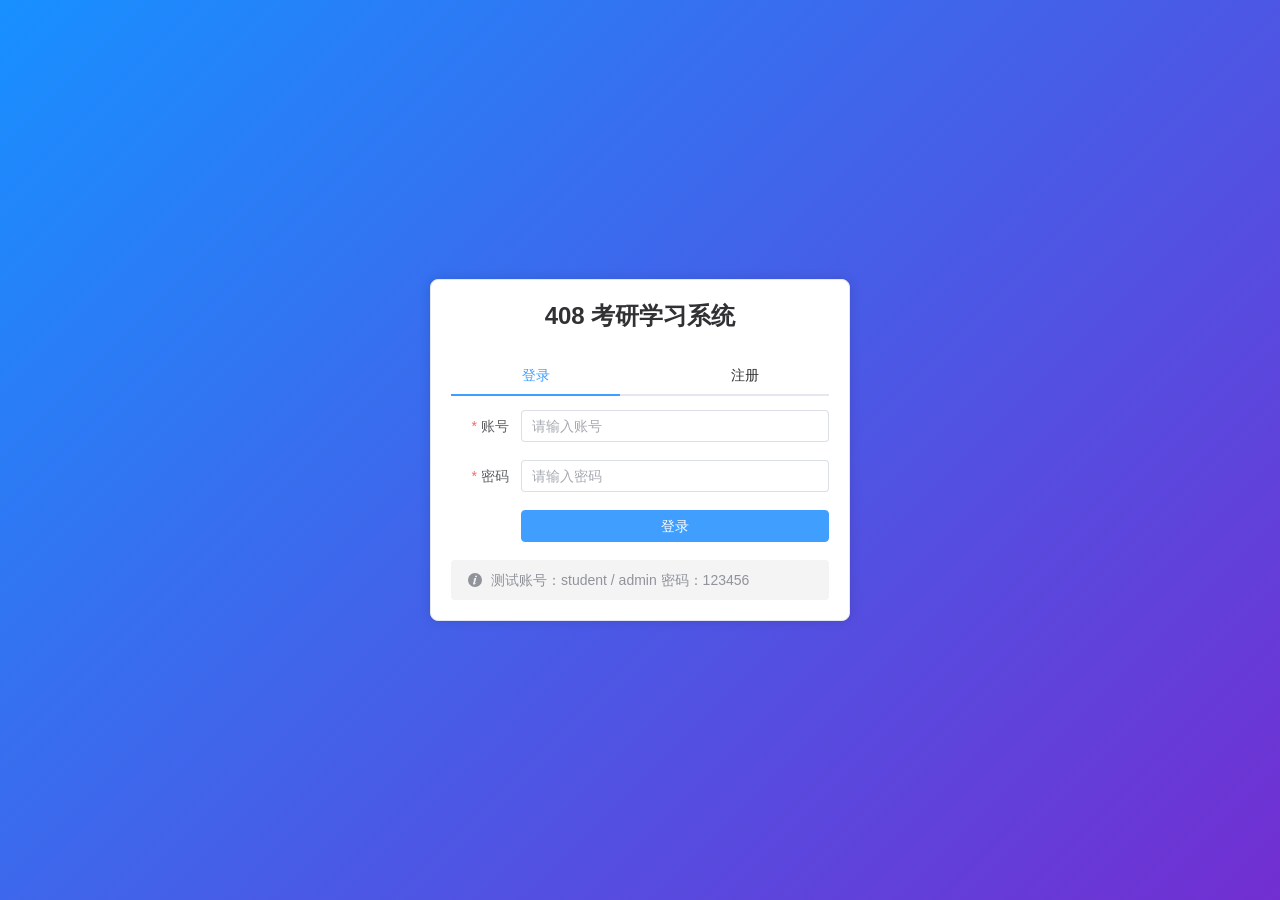
<file: index.html>
<!DOCTYPE html>
<html lang="zh-CN">
<head>
  <meta charset="UTF-8" />
  <meta name="viewport" content="width=device-width, initial-scale=1.0" />
  <title>408 考研学习系统</title>
  <!-- 显式声明图标，避免浏览器去 origin 根目录请求 /favicon.ico（项目站点在子路径下会 404） -->
  <link rel="icon" type="image/svg+xml" href="./favicon.svg" />
  <link rel="icon" type="image/png" sizes="64x64" href="./favicon.png" />
  <script type="module" crossorigin src="./assets/index-CcMUV_Wm.js"></script>
  <link rel="stylesheet" crossorigin href="./assets/index-BnkOgD35.css">
</head>
<body>
  <div id="app"></div>
</body>
</html>
</file>
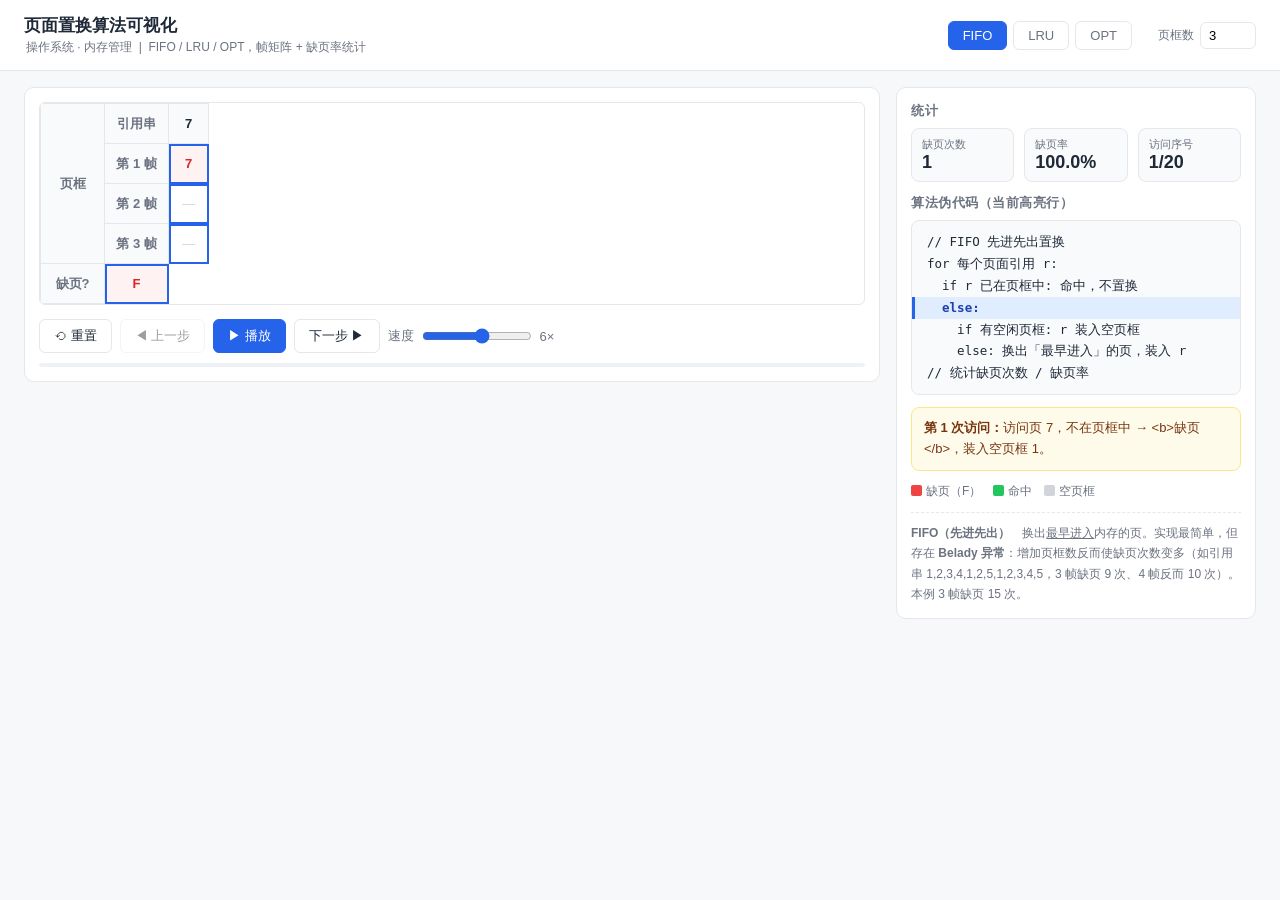
<file: vis/page.html>
<!DOCTYPE html>
<html lang="zh-CN">
<head>
<meta charset="UTF-8">
<meta name="viewport" content="width=device-width, initial-scale=1.0">
<title>页面置换算法可视化 - 408 考研学习系统</title>
<style>
  :root{
    --bg:#f7f8fa; --panel:#fff; --border:#e5e7eb; --text:#1f2937; --muted:#6b7280;
    --brand:#2563eb; --code-bg:#f8fafc; --hit:#22c55e; --fault:#ef4444;
  }
  *{box-sizing:border-box;}
  body{margin:0;background:var(--bg);color:var(--text);font-family:-apple-system,BlinkMacSystemFont,"PingFang SC","Microsoft YaHei",sans-serif;}
  header{background:var(--panel);border-bottom:1px solid var(--border);padding:14px 24px;display:flex;align-items:center;gap:20px;flex-wrap:wrap;}
  header h1{font-size:17px;margin:0;font-weight:600;}
  header .sub{font-size:12px;color:var(--muted);margin-left:2px;}
  .tabs{display:flex;gap:6px;margin-left:auto;flex-wrap:wrap;align-items:center;}
  .tab{border:1px solid var(--border);background:var(--panel);color:var(--muted);padding:6px 14px;border-radius:6px;cursor:pointer;font-size:13px;transition:.15s;}
  .tab:hover{border-color:var(--brand);color:var(--brand);}
  .tab.active{background:var(--brand);border-color:var(--brand);color:#fff;}
  .q-ctl{display:flex;align-items:center;gap:6px;font-size:12px;color:var(--muted);margin-left:6px;}
  .q-ctl input{width:56px;padding:5px 8px;border:1px solid var(--border);border-radius:6px;font-size:13px;}

  main{display:flex;gap:16px;padding:16px 24px 24px;align-items:flex-start;flex-wrap:wrap;}
  .stage{flex:1 1 620px;background:var(--panel);border:1px solid var(--border);border-radius:10px;padding:14px;min-width:0;}
  .panel{flex:0 1 360px;background:var(--panel);border:1px solid var(--border);border-radius:10px;padding:14px;min-width:300px;}

  .table-wrap{overflow-x:auto;border-radius:6px;border:1px solid var(--border);}
  table.mx{border-collapse:collapse;font-size:13px;margin:0;}
  table.mx th,table.mx td{border:1px solid var(--border);min-width:40px;height:40px;text-align:center;padding:0 4px;}
  table.mx th.ref{background:var(--code-bg);color:var(--text);font-weight:600;}
  table.mx td.f{border-color:#eef2f7;color:var(--text);font-weight:600;font-variant-numeric:tabular-nums;}
  table.mx td.f.hit{background:#f0fdf4;color:#16a34a;}
  table.mx td.f.fault{background:#fef2f2;color:#dc2626;}
  table.mx td.f.empty{color:#d1d5db;font-weight:400;}
  table.mx td.fault-mark{background:#fef2f2;color:#dc2626;font-weight:700;}
  table.mx td.hit-mark{color:#d1d5db;}
  table.mx td.label{background:var(--code-bg);color:var(--muted);font-weight:600;min-width:64px;}
  table.mx td.cur-col{outline:2px solid var(--brand);outline-offset:-2px;}

  .controls{display:flex;align-items:center;gap:8px;margin-top:14px;flex-wrap:wrap;}
  button.btn{border:1px solid var(--border);background:var(--panel);color:var(--text);padding:7px 14px;border-radius:6px;cursor:pointer;font-size:13px;transition:.15s;}
  button.btn:hover{border-color:var(--brand);color:var(--brand);}
  button.btn.primary{background:var(--brand);border-color:var(--brand);color:#fff;}
  button.btn.primary:hover{opacity:.88;color:#fff;}
  button.btn:disabled{opacity:.45;cursor:not-allowed;}
  .ctl-group{display:flex;align-items:center;gap:6px;font-size:13px;color:var(--muted);}
  input[type=range]{width:110px;accent-color:var(--brand);}
  .progress{flex:1 1 100%;height:4px;background:#eef2f7;border-radius:2px;margin-top:10px;overflow:hidden;}
  .progress>i{display:block;height:100%;background:var(--brand);width:0;transition:width .1s linear;}

  h3{font-size:13px;margin:0 0 8px;color:var(--muted);font-weight:600;letter-spacing:.5px;}
  .stats{display:flex;gap:10px;margin-bottom:12px;}
  .stat{flex:1;background:var(--code-bg);border:1px solid var(--border);border-radius:8px;padding:8px 10px;}
  .stat .k{font-size:11px;color:var(--muted);}
  .stat .v{font-size:18px;font-weight:600;font-variant-numeric:tabular-nums;}

  pre.code{margin:0;background:var(--code-bg);border:1px solid var(--border);border-radius:8px;padding:10px 0;font-size:12.5px;line-height:1.75;overflow-x:auto;font-family:"SF Mono",Menlo,Consolas,monospace;}
  pre.code .ln{display:block;padding:0 12px;border-left:3px solid transparent;white-space:pre;}
  pre.code .ln.hl{background:#e0edff;border-left-color:var(--brand);color:#1e40af;font-weight:600;}

  .desc{margin-top:12px;background:#fffbeb;border:1px solid #fde68a;border-radius:8px;padding:10px 12px;font-size:13px;line-height:1.6;min-height:44px;color:#78350f;}
  .legend{display:flex;gap:12px;flex-wrap:wrap;margin-top:12px;font-size:12px;color:var(--muted);}
  .legend i{display:inline-block;width:11px;height:11px;border-radius:2px;margin-right:4px;vertical-align:-1px;}
  .note{margin-top:12px;font-size:12px;color:var(--muted);line-height:1.7;border-top:1px dashed var(--border);padding-top:10px;}
</style>
</head>
<body>

<header>
  <div>
    <h1>页面置换算法可视化</h1>
    <span class="sub">操作系统 · 内存管理 &nbsp;|&nbsp; FIFO / LRU / OPT，帧矩阵 + 缺页率统计</span>
  </div>
  <div class="tabs" id="tabs"></div>
  <div class="q-ctl">页框数 <input type="number" id="frames" value="3" min="3" max="5"></div>
</header>

<main>
  <section class="stage">
    <div class="table-wrap" id="tableWrap"></div>
    <div class="controls">
      <button class="btn" id="btnReset">⟲ 重置</button>
      <button class="btn" id="btnPrev">◀ 上一步</button>
      <button class="btn primary" id="btnPlay">▶ 播放</button>
      <button class="btn" id="btnNext">下一步 ▶</button>
      <span class="ctl-group">速度 <input type="range" id="speed" min="1" max="10" value="6"><span id="speedVal">6×</span></span>
    </div>
    <div class="progress"><i id="bar"></i></div>
  </section>

  <aside class="panel">
    <h3>统计</h3>
    <div class="stats">
      <div class="stat"><div class="k">缺页次数</div><div class="v" id="fault">0</div></div>
      <div class="stat"><div class="k">缺页率</div><div class="v" id="rate">—</div></div>
      <div class="stat"><div class="k">访问序号</div><div class="v" id="stepNo">0/0</div></div>
    </div>
    <h3>算法伪代码（当前高亮行）</h3>
    <pre class="code" id="code"></pre>
    <div class="desc" id="desc">点击「播放」开始演示。</div>
    <div class="legend">
      <span><i style="background:var(--fault)"></i>缺页（F）</span>
      <span><i style="background:var(--hit)"></i>命中</span>
      <span><i style="background:#d1d5db"></i>空页框</span>
    </div>
    <div class="note" id="note"></div>
  </aside>
</main>

<script>
(function(){
'use strict';

/* 经典引用串（Belady 例题） */
var REF = [7,0,1,2,0,3,0,4,2,3,0,3,2,1,2,0,1,7,0,1];

var PSEUDO = {
  fifo:[
    '// FIFO 先进先出置换',
    'for 每个页面引用 r:',
    '  if r 已在页框中: 命中，不置换',
    '  else:',
    '    if 有空闲页框: r 装入空页框',
    '    else: 换出「最早进入」的页，装入 r',
    '// 统计缺页次数 / 缺页率'
  ],
  lru:[
    '// LRU 最近最少使用置换',
    'for 每个页面引用 r:',
    '  if r 已在页框中: 命中，更新其访问时刻',
    '  else:',
    '    if 有空闲页框: r 装入空页框',
    '    else: 换出「最久未使用」的页，装入 r',
    '// 统计缺页次数 / 缺页率'
  ],
  opt:[
    '// OPT 最佳置换（理论最优）',
    'for 每个页面引用 r:',
    '  if r 已在页框中: 命中',
    '  else:',
    '    if 有空闲页框: r 装入空页框',
    '    else: 换出「未来最久才用到」的页',
    '// 统计缺页次数 / 缺页率'
  ]
};

var NOTES = {
  fifo:'<b>FIFO（先进先出）</b>　换出<u>最早进入</u>内存的页。实现最简单，但存在 <b>Belady 异常</b>：增加页框数反而使缺页次数变多（如引用串 1,2,3,4,1,2,5,1,2,3,4,5，3 帧缺页 9 次、4 帧反而 10 次）。本例 3 帧缺页 15 次。',
  lru:'<b>LRU（最近最少使用）</b>　换出<u>最久没被访问</u>的页，用「最近使用时间戳」实现。是实际系统常用策略（近似实现如 Clock/NRU），本例 3 帧缺页 12 次。',
  opt:'<b>OPT（最佳置换）</b>　换出<u>未来最长时间不会被使用</u>的页。缺页率理论最低（本例 3 帧缺页 9 次），但需要预知未来引用串，<u>无法实现</u>，只作为衡量其它算法的上界。'
};

var ALGOS = [
  {key:'fifo', name:'FIFO', code:'fifo', note:NOTES.fifo},
  {key:'lru',  name:'LRU',  code:'lru',  note:NOTES.lru},
  {key:'opt',  name:'OPT',  code:'opt',  note:NOTES.opt}
];

/* ============================ 统一模拟 ============================ */
function simulate(algo, fc){
  var steps = [];
  var frames = new Array(fc).fill(-1);
  var queue = [];      // FIFO
  var lastUse = {};    // LRU
  var fault = 0;

  for(var t=0; t<REF.length; t++){
    var r = REF[t];
    var hit = frames.indexOf(r) >= 0;
    var replaced = -1;
    var line = 1;
    var desc;

    if(hit){
      if(algo === 'lru') lastUse[r] = t;
      line = 2;
      desc = '访问页 ' + r + '，已在页框中 → <b>命中</b>，不发生置换。';
    } else {
      fault++;
      line = 3;
      var emptyIdx = frames.indexOf(-1);
      if(emptyIdx >= 0){
        frames[emptyIdx] = r;
        desc = '访问页 ' + r + '，不在页框中 → <b>缺页</b>，装入空页框 ' + (emptyIdx+1) + '。';
      } else {
        var evict = -1, evictIdx = -1;
        if(algo === 'fifo'){
          evict = queue.shift();
          evictIdx = frames.indexOf(evict);
        } else if(algo === 'lru'){
          var minT = Infinity;
          for(var k=0;k<fc;k++){
            var lu = (lastUse[frames[k]] === undefined) ? -1 : lastUse[frames[k]];
            if(lu < minT){ minT = lu; evict = frames[k]; evictIdx = k; }
          }
        } else { // opt
          var far = -1;
          for(var m=0;m<fc;m++){
            var next = REF.indexOf(frames[m], t+1);
            if(next === -1) next = REF.length + 1000;
            if(next > far){ far = next; evict = frames[m]; evictIdx = m; }
          }
        }
        replaced = evict;
        frames[evictIdx] = r;
        line = 5;
        desc = '访问页 ' + r + '，页框已满 → <b>缺页</b>，换出页 ' + evict + '，装入 ' + r + '。';
      }
      if(algo === 'fifo') queue.push(r);
      if(algo === 'lru') lastUse[r] = t;
    }

    steps.push({
      t:t, ref:r, frames:frames.slice(), hit:hit, replaced:replaced,
      faultCount:fault, line:line, desc:desc
    });
  }
  return steps;
}

/* ============================ 状态 ============================ */
var cur = ALGOS[0];
var steps = [], idx = 0, timer = null;

function fc(){ return Math.max(3, Math.min(6, +document.getElementById('frames').value || 3)); }

function rebuild(){
  steps = simulate(cur.key, fc());
  idx = 0;
  renderCode(); render();
}

function esc(s){ return s.replace(/&/g,'&amp;').replace(/</g,'&lt;').replace(/>/g,'&gt;'); }

function renderCode(){
  var lines = PSEUDO[cur.code];
  var curLine = steps[idx] ? steps[idx].line : -1;
  var html = '';
  for(var i=0;i<lines.length;i++){
    var cls = (i === curLine) ? 'ln hl' : 'ln';
    html += '<span class="'+cls+'">'+esc(lines[i])+'</span>';
  }
  document.getElementById('code').innerHTML = html;
}

/* ============================ 渲染：帧矩阵表格 ============================ */
function renderTable(){
  var F = fc();
  var n = idx + 1; // 已展示的访问数
  var html = '<table class="mx"><tr><th class="label" rowspan="'+(F+2)+'" style="min-width:56px;background:var(--code-bg);color:var(--muted);">页框</th></tr>';

  // 表头：引用串
  html += '<tr><th class="label" style="min-width:56px;background:var(--code-bg);color:var(--muted);">引用串</th>';
  for(var t=0;t<n;t++){
    var curCol = (t === idx) ? ' cur-col' : '';
    html += '<th class="ref'+curCol+'">'+REF[t]+'</th>';
  }
  html += '</tr>';

  // 帧内容行
  for(var f=0;f<F;f++){
    html += '<tr><td class="label">第 '+(f+1)+' 帧</td>';
    for(var c=0;c<n;c++){
      var s = steps[c];
      var v = s.frames[f];
      var cls = 'f';
      if(v === -1){ cls += ' empty'; }
      else if(s.hit && v === s.ref){ cls += ' hit'; }
      else if(!s.hit && v === s.ref){ cls += ' fault'; }
      var curCol2 = (c === idx) ? ' cur-col' : '';
      html += '<td class="'+cls+curCol2+'">'+(v === -1 ? '—' : v)+'</td>';
    }
    html += '</tr>';
  }

  // 缺页标记行
  html += '<tr><td class="label">缺页?</td>';
  for(var d=0;d<n;d++){
    var s2 = steps[d];
    var mark = s2.hit ? '<span style="color:#d1d5db;">√</span>' : 'F';
    var cls2 = s2.hit ? 'hit-mark' : 'fault-mark';
    var curCol3 = (d === idx) ? ' cur-col' : '';
    html += '<td class="'+cls2+curCol3+'">'+mark+'</td>';
  }
  html += '</tr></table>';

  document.getElementById('tableWrap').innerHTML = html;
  // 滚动到当前列
  var wrap = document.getElementById('tableWrap');
  var curCell = wrap.querySelector('td.cur-col, th.cur-col');
  if(curCell){ curCell.scrollIntoView({block:'nearest', inline:'center', behavior:'smooth'}); }
}

function render(){
  var s = steps[idx]; if(!s) return;
  renderTable();
  document.getElementById('fault').textContent = s.faultCount;
  document.getElementById('rate').textContent = (s.faultCount / (idx+1) * 100).toFixed(1) + '%';
  document.getElementById('stepNo').textContent = (idx+1) + '/' + steps.length;
  document.getElementById('desc').innerHTML = '<b>第 '+(idx+1)+' 次访问：</b>' + esc(s.desc);
  document.getElementById('bar').style.width = (steps.length<2?0:(idx/(steps.length-1)*100))+'%';
  document.getElementById('btnPrev').disabled = (idx===0);
  document.getElementById('btnNext').disabled = (idx>=steps.length-1);
}

/* ============================ 播放控制 ============================ */
function play(){
  if(timer) return;
  if(idx >= steps.length-1) idx = 0;
  document.getElementById('btnPlay').textContent = '⏸ 暂停';
  var sp = +document.getElementById('speed').value;
  var delay = Math.round(650/sp);
  timer = setInterval(function(){
    if(idx >= steps.length-1){ stop(); return; }
    idx++; renderCode(); render();
  }, delay);
}
function stop(){ if(timer){ clearInterval(timer); timer=null; } document.getElementById('btnPlay').textContent='▶ 播放'; }

/* ============================ 事件 ============================ */
var tabsBox = document.getElementById('tabs');
ALGOS.forEach(function(al){
  var b = document.createElement('button');
  b.className = 'tab' + (al===cur ? ' active' : '');
  b.textContent = al.name;
  b.onclick = function(){
    stop();
    cur = al;
    [].forEach.call(tabsBox.children, function(c){ c.className='tab'; });
    b.className = 'tab active';
    document.getElementById('note').innerHTML = al.note;
    rebuild();
  };
  tabsBox.appendChild(b);
});

document.getElementById('btnPlay').onclick = function(){ timer?stop():play(); };
document.getElementById('btnNext').onclick = function(){ stop(); if(idx<steps.length-1){ idx++; renderCode(); render(); } };
document.getElementById('btnPrev').onclick = function(){ stop(); if(idx>0){ idx--; renderCode(); render(); } };
document.getElementById('btnReset').onclick = function(){ stop(); idx=0; renderCode(); render(); };
document.getElementById('speed').oninput = function(){
  document.getElementById('speedVal').textContent = this.value+'×';
  if(timer){ stop(); play(); }
};
document.getElementById('frames').onchange = function(){ stop(); rebuild(); };

/* 初始化 */
document.getElementById('note').innerHTML = cur.note;
rebuild();
})();
</script>
</body>
</html>
</file>
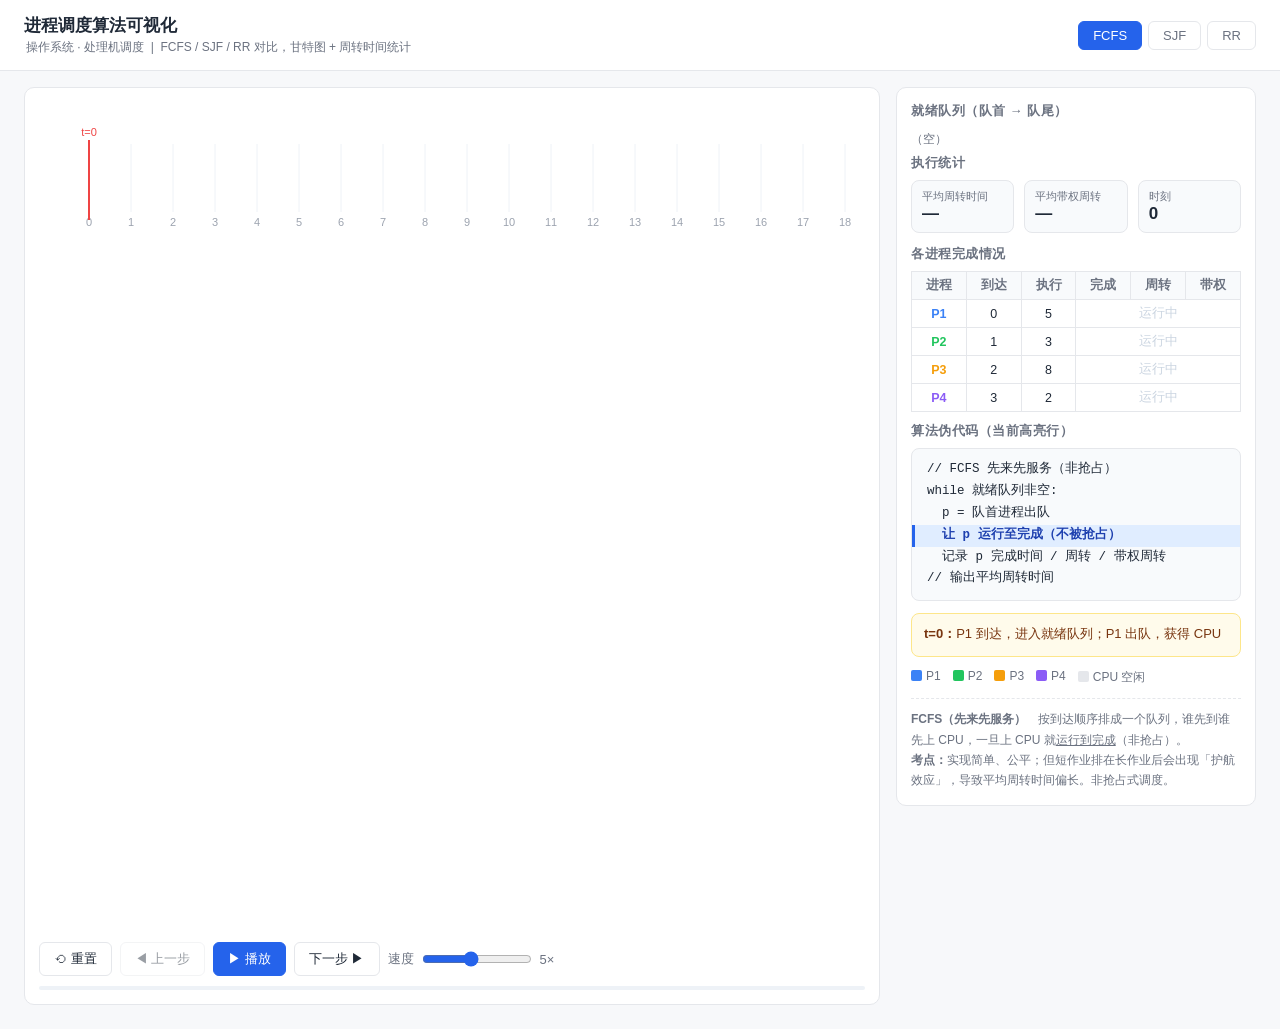
<file: vis/schedule.html>
<!DOCTYPE html>
<html lang="zh-CN">
<head>
<meta charset="UTF-8">
<meta name="viewport" content="width=device-width, initial-scale=1.0">
<title>进程调度算法可视化 - 408 考研学习系统</title>
<style>
  :root{
    --bg:#f7f8fa; --panel:#fff; --border:#e5e7eb; --text:#1f2937; --muted:#6b7280;
    --brand:#2563eb; --code-bg:#f8fafc; --idle:#e5e7eb;
    --p1:#3b82f6; --p2:#22c55e; --p3:#f59e0b; --p4:#8b5cf6;
  }
  *{box-sizing:border-box;}
  body{margin:0;background:var(--bg);color:var(--text);font-family:-apple-system,BlinkMacSystemFont,"PingFang SC","Microsoft YaHei",sans-serif;}
  header{background:var(--panel);border-bottom:1px solid var(--border);padding:14px 24px;display:flex;align-items:center;gap:20px;flex-wrap:wrap;}
  header h1{font-size:17px;margin:0;font-weight:600;}
  header .sub{font-size:12px;color:var(--muted);margin-left:2px;}
  .tabs{display:flex;gap:6px;margin-left:auto;flex-wrap:wrap;align-items:center;}
  .tab{border:1px solid var(--border);background:var(--panel);color:var(--muted);padding:6px 14px;border-radius:6px;cursor:pointer;font-size:13px;transition:.15s;}
  .tab:hover{border-color:var(--brand);color:var(--brand);}
  .tab.active{background:var(--brand);border-color:var(--brand);color:#fff;}
  .q-ctl{display:flex;align-items:center;gap:6px;font-size:12px;color:var(--muted);margin-left:6px;}
  .q-ctl input{width:56px;padding:5px 8px;border:1px solid var(--border);border-radius:6px;font-size:13px;}

  main{display:flex;gap:16px;padding:16px 24px 24px;align-items:flex-start;flex-wrap:wrap;}
  .stage{flex:1 1 620px;background:var(--panel);border:1px solid var(--border);border-radius:10px;padding:14px;min-width:0;}
  .panel{flex:0 1 360px;background:var(--panel);border:1px solid var(--border);border-radius:10px;padding:14px;min-width:300px;}

  canvas{width:100%;display:block;border-radius:6px;background:#fff;}

  .controls{display:flex;align-items:center;gap:8px;margin-top:14px;flex-wrap:wrap;}
  button.btn{border:1px solid var(--border);background:var(--panel);color:var(--text);padding:7px 14px;border-radius:6px;cursor:pointer;font-size:13px;transition:.15s;}
  button.btn:hover{border-color:var(--brand);color:var(--brand);}
  button.btn.primary{background:var(--brand);border-color:var(--brand);color:#fff;}
  button.btn.primary:hover{opacity:.88;color:#fff;}
  button.btn:disabled{opacity:.45;cursor:not-allowed;}
  .ctl-group{display:flex;align-items:center;gap:6px;font-size:13px;color:var(--muted);}
  input[type=range]{width:110px;accent-color:var(--brand);}
  .progress{flex:1 1 100%;height:4px;background:#eef2f7;border-radius:2px;margin-top:10px;overflow:hidden;}
  .progress>i{display:block;height:100%;background:var(--brand);width:0;transition:width .1s linear;}

  h3{font-size:13px;margin:0 0 8px;color:var(--muted);font-weight:600;letter-spacing:.5px;}
  .stats{display:flex;gap:10px;margin-bottom:12px;}
  .stat{flex:1;background:var(--code-bg);border:1px solid var(--border);border-radius:8px;padding:8px 10px;}
  .stat .k{font-size:11px;color:var(--muted);}
  .stat .v{font-size:17px;font-weight:600;font-variant-numeric:tabular-nums;}

  table.tb{width:100%;border-collapse:collapse;font-size:12.5px;margin-bottom:10px;}
  table.tb th,table.tb td{border:1px solid var(--border);padding:5px 7px;text-align:center;}
  table.tb th{background:var(--code-bg);color:var(--muted);font-weight:600;}
  table.tb td.over{background:#fef2f2;color:#b91c1c;font-weight:600;}
  .queue{display:flex;gap:4px;flex-wrap:wrap;margin:0 0 4px;min-height:22px;align-items:center;}
  .chip{display:inline-block;padding:2px 9px;border-radius:4px;font-size:12px;color:#fff;font-weight:600;}
  .chip.idle{background:var(--idle);color:var(--muted);}

  pre.code{margin:0;background:var(--code-bg);border:1px solid var(--border);border-radius:8px;padding:10px 0;font-size:12.5px;line-height:1.75;overflow-x:auto;font-family:"SF Mono",Menlo,Consolas,monospace;}
  pre.code .ln{display:block;padding:0 12px;border-left:3px solid transparent;white-space:pre;}
  pre.code .ln.hl{background:#e0edff;border-left-color:var(--brand);color:#1e40af;font-weight:600;}

  .desc{margin-top:12px;background:#fffbeb;border:1px solid #fde68a;border-radius:8px;padding:10px 12px;font-size:13px;line-height:1.6;min-height:44px;color:#78350f;}
  .legend{display:flex;gap:12px;flex-wrap:wrap;margin-top:12px;font-size:12px;color:var(--muted);}
  .legend i{display:inline-block;width:11px;height:11px;border-radius:2px;margin-right:4px;vertical-align:-1px;}
  .note{margin-top:12px;font-size:12px;color:var(--muted);line-height:1.7;border-top:1px dashed var(--border);padding-top:10px;}
</style>
</head>
<body>

<header>
  <div>
    <h1>进程调度算法可视化</h1>
    <span class="sub">操作系统 · 处理机调度 &nbsp;|&nbsp; FCFS / SJF / RR 对比，甘特图 + 周转时间统计</span>
  </div>
  <div class="tabs" id="tabs"></div>
  <div class="q-ctl" id="qBox" style="display:none;">时间片 q = <input type="number" id="quantum" value="2" min="1" max="5"></div>
</header>

<main>
  <section class="stage">
    <canvas id="cv" height="300"></canvas>
    <div class="controls">
      <button class="btn" id="btnReset">⟲ 重置</button>
      <button class="btn" id="btnPrev">◀ 上一步</button>
      <button class="btn primary" id="btnPlay">▶ 播放</button>
      <button class="btn" id="btnNext">下一步 ▶</button>
      <span class="ctl-group">速度 <input type="range" id="speed" min="1" max="10" value="5"><span id="speedVal">5×</span></span>
    </div>
    <div class="progress"><i id="bar"></i></div>
  </section>

  <aside class="panel">
    <h3>就绪队列（队首 → 队尾）</h3>
    <div class="queue" id="queue"></div>
    <h3>执行统计</h3>
    <div class="stats">
      <div class="stat"><div class="k">平均周转时间</div><div class="v" id="avgTat">—</div></div>
      <div class="stat"><div class="k">平均带权周转</div><div class="v" id="avgWtat">—</div></div>
      <div class="stat"><div class="k">时刻</div><div class="v" id="clock">0</div></div>
    </div>
    <h3>各进程完成情况</h3>
    <table class="tb" id="tb"></table>
    <h3>算法伪代码（当前高亮行）</h3>
    <pre class="code" id="code"></pre>
    <div class="desc" id="desc">点击「播放」开始演示。</div>
    <div class="legend">
      <span><i style="background:var(--p1)"></i>P1</span>
      <span><i style="background:var(--p2)"></i>P2</span>
      <span><i style="background:var(--p3)"></i>P3</span>
      <span><i style="background:var(--p4)"></i>P4</span>
      <span><i style="background:var(--idle)"></i>CPU 空闲</span>
    </div>
    <div class="note" id="note"></div>
  </aside>
</main>

<script>
(function(){
'use strict';

var PROC_COLOR = {P1:'#3b82f6', P2:'#22c55e', P3:'#f59e0b', P4:'#8b5cf6', idle:'#e5e7eb'};
var PROC_TEXT  = {idle:'#6b7280'};

/* 经典例题：4 个进程（到达时间, 执行时间） */
var PROCESSES = [
  {id:'P1', at:0, bt:5},
  {id:'P2', at:1, bt:3},
  {id:'P3', at:2, bt:8},
  {id:'P4', at:3, bt:2}
];

var PSEUDO = {
  fcfs:[
    '// FCFS 先来先服务（非抢占）',
    'while 就绪队列非空:',
    '  p = 队首进程出队',
    '  让 p 运行至完成（不被抢占）',
    '  记录 p 完成时间 / 周转 / 带权周转',
    '// 输出平均周转时间'
  ],
  sjf:[
    '// SJF 短作业优先（非抢占）',
    'while 还有未完成进程:',
    '  从「已到达」进程中选执行时间最短者 p',
    '  让 p 运行至完成（不被抢占）',
    '  记录 p 完成时间 / 周转 / 带权周转',
    '// 输出平均周转时间'
  ],
  rr:[
    '// RR 时间片轮转（抢占）',
    'while 还有未完成进程:',
    '  p = 队首进程出队',
    '  p 运行 min(时间片 q, 剩余执行时间)',
    '  if p 未完成: 把 p 重新加入队尾',
    '  else: 记录 p 完成时间 / 周转 / 带权周转',
    '// 输出平均周转时间'
  ]
};

var NOTES = {
  fcfs:'<b>FCFS（先来先服务）</b>　按到达顺序排成一个队列，谁先到谁先上 CPU，一旦上 CPU 就<u>运行到完成</u>（非抢占）。<br><b>考点：</b>实现简单、公平；但短作业排在长作业后会出现「护航效应」，导致平均周转时间偏长。非抢占式调度。',
  sjf:'<b>SJF（短作业优先）</b>　每次 CPU 空闲时，从<u>已到达</u>的进程里选执行时间最短的那个（非抢占）。<br><b>考点：</b>可证明平均周转时间<u>最小</u>；但长作业可能长期得不到 CPU（「饥饿」）。非抢占式。',
  rr:'<b>RR（时间片轮转）</b>　按时间片 q 轮流执行。进程用完一个时间片还没结束，就被放回队尾继续等。<br><b>考点：</b>是<u>抢占式</u>、响应时间好；q 太大会退化为 FCFS，q 太小会导致频繁上下文切换开销。常用于分时系统。'
};

var ALGOS = [
  {key:'fcfs', name:'FCFS', fn:function(q){ return simulate('fcfs', q); }, code:'fcfs', note:NOTES.fcfs},
  {key:'sjf',  name:'SJF',  fn:function(q){ return simulate('sjf',  q); }, code:'sjf',  note:NOTES.sjf},
  {key:'rr',   name:'RR',   fn:function(q){ return simulate('rr',   q); }, code:'rr',   note:NOTES.rr}
];

/* ============================ 统一逐 tick 模拟 ============================
   每个时间单位（tick）产生一个 step 快照，便于逐帧播放/单步/回退。
   step = { time, running, queue[], gantt[{pid,start,end}], done{pid:{ct,tat,wtat}}, line, desc }
=================================================================== */
function simulate(algo, quantum){
  var procs = PROCESSES.map(function(p){ return {id:p.id, at:p.at, bt:p.bt}; });
  var sorted = procs.slice().sort(function(a,b){ return a.at - b.at; });
  var remain = {}, bt = {};
  procs.forEach(function(p){ remain[p.id] = p.bt; bt[p.id] = p.bt; });

  var queue = [], gantt = [], done = {};
  var cur = null, curStart = 0, sliceLeft = 0;
  var pi = 0, t = 0;
  var steps = [];
  var n = procs.length;

  function atOf(pid){ for(var i=0;i<procs.length;i++) if(procs[i].id===pid) return procs[i].at; return 0; }

  function closeSegment(pid, start, end){
    var last = gantt[gantt.length-1];
    if(last && last.pid === pid && last.end === start){ last.end = end; }
    else { gantt.push({pid:pid, start:start, end:end}); }
  }
  function cloneDone(){ var r={}; for(var k in done) r[k]={ct:done[k].ct,tat:done[k].tat,wtat:done[k].wtat}; return r; }
  function cloneGantt(){ return gantt.map(function(g){ return {pid:g.pid,start:g.start,end:g.end}; }); }

  function avgTat(){ var ks=Object.keys(done); if(!ks.length) return null; var s=0; ks.forEach(function(k){s+=done[k].tat;}); return s/ks.length; }
  function avgWtat(){ var ks=Object.keys(done); if(!ks.length) return null; var s=0; ks.forEach(function(k){s+=done[k].wtat;}); return s/ks.length; }

  function push(line, desc){
    steps.push({
      time:t, running:cur?cur:'idle', queue:queue.slice(),
      gantt:cloneGantt(), done:cloneDone(),
      avgTat:avgTat(), avgWtat:avgWtat(),
      line:line, desc:desc
    });
  }

  while(Object.keys(done).length < n){
    var events = [];
    // 1) 到达进程入队
    while(pi < sorted.length && sorted[pi].at <= t){
      queue.push(sorted[pi].id); pi++;
      events.push(sorted[pi-1].id + ' 到达，进入就绪队列');
    }
    var line = 0;
    var picked = null;
    // 2) 需要调度（CPU 空闲且有待运行进程）
    if(cur === null && queue.length > 0){
      if(algo === 'sjf'){
        // 从队列中选 bt 最小者（并列取到达早/下标小者）
        var bi = 0;
        for(var i=1;i<queue.length;i++){
          if(remain[queue[i]] < remain[queue[bi]] || (remain[queue[i]] === remain[queue[bi]] && atOf(queue[i]) < atOf(queue[bi]))) bi = i;
        }
        picked = queue.splice(bi,1)[0];
        events.push('从已到达进程中选执行时间最短的 ' + picked);
      } else {
        picked = queue.shift();
        events.push(picked + ' 出队，获得 CPU');
      }
      cur = picked; curStart = t; sliceLeft = quantum;
    }
    // 3) 本 tick 运行
    if(cur !== null){
      remain[cur]--; sliceLeft--;
      line = 3;
      if(remain[cur] === 0){
        // 完成
        var ct = t + 1;
        closeSegment(cur, curStart, ct);
        done[cur] = {
          ct: ct,
          tat: ct - atOf(cur),
          wtat: (ct - atOf(cur)) / bt[cur]
        };
        events.push(cur + ' 执行完毕，完成时间=' + ct + '，周转=' + done[cur].tat);
        line = 4;
        cur = null;
      } else if(algo === 'rr' && sliceLeft === 0){
        // 时间片用完，抢占
        closeSegment(cur, curStart, t+1);
        queue.push(cur);
        events.push(cur + ' 时间片用完，重新入队尾');
        line = 5;
        cur = null;
      }
    } else {
      // CPU 空闲
      closeSegment('idle', t, t+1);
      if(events.length === 0) events.push('CPU 空闲等待进程到达');
      line = (algo==='sjf') ? 2 : 1;
    }

    push(line, events.join('；'));
    t++;
  }

  // 末尾补一个完成态 step
  push(6, '所有进程调度完毕。平均周转时间=' + (avgTat()!=null?avgTat().toFixed(2):'-'));
  return steps;
}

/* ============================ 状态 ============================ */
var cv = document.getElementById('cv');
var ctx = cv.getContext('2d');
var cur = ALGOS[0];
var steps = [], idx = 0, timer = null;

function q(){ return Math.max(1, Math.min(9, +document.getElementById('quantum').value || 2)); }

function rebuild(){
  steps = cur.fn(q());
  idx = 0;
  renderCode(); render();
}

/* ============================ 渲染：伪代码 ============================ */
function renderCode(){
  var lines = PSEUDO[cur.code];
  var curLine = steps[idx] ? steps[idx].line : -1;
  var html = '';
  for(var i=0;i<lines.length;i++){
    var cls = (i === curLine) ? 'ln hl' : 'ln';
    html += '<span class="'+cls+'">'+esc(lines[i])+'</span>';
  }
  document.getElementById('code').innerHTML = html;
}
function esc(s){ return s.replace(/&/g,'&amp;').replace(/</g,'&lt;').replace(/>/g,'&gt;'); }

/* ============================ 渲染：队列 + 表格 + 统计 ============================ */
function renderPanel(s){
  // 就绪队列
  var qbox = document.getElementById('queue');
  if(s.queue.length === 0){
    qbox.innerHTML = '<span style="color:var(--muted);font-size:12px;">（空）</span>';
  } else {
    qbox.innerHTML = s.queue.map(function(pid){
      return '<span class="chip" style="background:'+PROC_COLOR[pid]+'">'+pid+'</span>';
    }).join('');
  }

  // 完成表
  var tb = document.getElementById('tb');
  var head = '<tr><th>进程</th><th>到达</th><th>执行</th><th>完成</th><th>周转</th><th>带权</th></tr>';
  var rows = PROCESSES.map(function(p){
    var d = s.done[p.id];
    return '<tr>'
      + '<td style="color:'+PROC_COLOR[p.id]+';font-weight:600;">'+p.id+'</td>'
      + '<td>'+p.at+'</td><td>'+p.bt+'</td>'
      + (d
          ? '<td>'+d.ct+'</td><td>'+d.tat+'</td><td>'+d.wtat.toFixed(2)+'</td>'
          : '<td colspan="3" style="color:#cbd5e1;">运行中</td>')
      + '</tr>';
  }).join('');
  tb.innerHTML = head + rows;

  document.getElementById('avgTat').textContent = s.avgTat != null ? s.avgTat.toFixed(2) : '—';
  document.getElementById('avgWtat').textContent = s.avgWtat != null ? s.avgWtat.toFixed(2) : '—';
  document.getElementById('clock').textContent = s.time;
}

/* ============================ 渲染：甘特图 ============================ */
function renderGantt(s){
  var dpr = window.devicePixelRatio || 1;
  var W = cv.clientWidth, H = cv.clientHeight;
  cv.width = W * dpr; cv.height = H * dpr;
  ctx.setTransform(dpr,0,0,dpr,0,0);
  ctx.clearRect(0,0,W,H);

  var total = PROCESSES.reduce(function(a,p){ return a+p.bt; },0);
  var padL = 50, padR = 20, padT = 20, barTop = padT + 26, barH = 56;
  var axisW = W - padL - padR;
  var unit = axisW / total;
  var endT = s.time;

  // 时间刻度
  ctx.strokeStyle = '#e5e7eb'; ctx.fillStyle = '#6b7280';
  ctx.font = '11px -apple-system,sans-serif'; ctx.textAlign = 'center';
  for(var k=0;k<=total;k++){
    var x = padL + k*unit;
    ctx.strokeStyle = '#eef2f7'; ctx.beginPath(); ctx.moveTo(x, barTop-4); ctx.lineTo(x, barTop+barH+8); ctx.stroke();
    ctx.fillStyle = '#9ca3af'; ctx.fillText(k, x, barTop + barH + 22);
  }

  // 甘特图分段（只画到当前时刻 endT）
  var segs = [];
  s.gantt.forEach(function(g){
    var a = Math.max(g.start, 0), b = Math.min(g.end, endT);
    if(b > a) segs.push({pid:g.pid, start:a, end:b});
  });

  ctx.textAlign = 'center';
  segs.forEach(function(seg){
    var x = padL + seg.start*unit;
    var w = (seg.end - seg.start)*unit;
    var pid = seg.pid;
    var color = PROC_COLOR[pid] || '#e5e7eb';
    ctx.fillStyle = color;
    roundRect(x, barTop, Math.max(w,1), barH, 4); ctx.fill();

    if(pid === 'idle'){
      ctx.fillStyle = '#9ca3af';
      ctx.fillText('空闲', x + w/2, barTop + barH/2 + 4);
    } else if(w > 22){
      ctx.fillStyle = '#fff'; ctx.font = '12px -apple-system,sans-serif';
      ctx.fillText(pid, x + w/2, barTop + barH/2 + 4);
    }
    if(w > 34){
      ctx.fillStyle = 'rgba(255,255,255,.85)'; ctx.font = '10px -apple-system,sans-serif';
      ctx.fillText(seg.start, x + 6, barTop + 12);
      ctx.fillText(seg.end, x + w - 6, barTop + barH - 8);
    }
  });

  // 运行中进程高亮边框
  if(s.running !== 'idle' && s.gantt.length){
    var last = s.gantt[s.gantt.length-1];
    if(last.pid === s.running){
      var lx = padL + last.start*unit, lw = (Math.min(last.end,endT)-last.start)*unit;
      ctx.strokeStyle = '#1f2937'; ctx.lineWidth = 1.5;
      ctx.strokeRect(lx, barTop, lw, barH);
    }
  }

  // 当前时刻游标
  var cx = padL + endT*unit;
  ctx.strokeStyle = '#ef4444'; ctx.lineWidth = 2;
  ctx.beginPath(); ctx.moveTo(cx, barTop-8); ctx.lineTo(cx, barTop+barH+16); ctx.stroke();
  ctx.fillStyle = '#ef4444'; ctx.font = '11px -apple-system,sans-serif';
  ctx.fillText('t='+endT, cx, barTop-12);
  ctx.textAlign = 'left';
}

function roundRect(x,y,w,h,r){
  ctx.beginPath();
  ctx.moveTo(x+r,y); ctx.lineTo(x+w-r,y); ctx.quadraticCurveTo(x+w,y,x+w,y+r);
  ctx.lineTo(x+w,y+h); ctx.lineTo(x,y+h); ctx.lineTo(x,y+r); ctx.quadraticCurveTo(x,y,x+r,y);
  ctx.closePath();
}

/* ============================ 总渲染 ============================ */
function render(){
  var s = steps[idx]; if(!s) return;
  renderGantt(s);
  renderPanel(s);
  document.getElementById('desc').innerHTML = '<b>t='+s.time+'：</b>'+esc(s.desc);
  document.getElementById('bar').style.width = (steps.length<2?0:(idx/(steps.length-1)*100))+'%';
  document.getElementById('btnPrev').disabled = (idx===0);
  document.getElementById('btnNext').disabled = (idx>=steps.length-1);
}

/* ============================ 播放控制 ============================ */
function play(){
  if(timer) return;
  if(idx >= steps.length-1) idx = 0;
  document.getElementById('btnPlay').textContent = '⏸ 暂停';
  var sp = +document.getElementById('speed').value;
  var delay = Math.round(700/sp);
  timer = setInterval(function(){
    if(idx >= steps.length-1){ stop(); return; }
    idx++; renderCode(); render();
  }, delay);
}
function stop(){ if(timer){ clearInterval(timer); timer=null; } document.getElementById('btnPlay').textContent='▶ 播放'; }

/* ============================ 事件 ============================ */
var tabsBox = document.getElementById('tabs');
ALGOS.forEach(function(al){
  var b = document.createElement('button');
  b.className = 'tab' + (al===cur ? ' active' : '');
  b.textContent = al.name;
  b.onclick = function(){
    stop();
    cur = al;
    [].forEach.call(tabsBox.children, function(c){ c.className='tab'; });
    b.className = 'tab active';
    document.getElementById('qBox').style.display = (al.key==='rr') ? 'flex' : 'none';
    document.getElementById('note').innerHTML = al.note;
    rebuild();
  };
  tabsBox.appendChild(b);
});

document.getElementById('btnPlay').onclick = function(){ timer?stop():play(); };
document.getElementById('btnNext').onclick = function(){ stop(); if(idx<steps.length-1){ idx++; renderCode(); render(); } };
document.getElementById('btnPrev').onclick = function(){ stop(); if(idx>0){ idx--; renderCode(); render(); } };
document.getElementById('btnReset').onclick = function(){ stop(); idx=0; renderCode(); render(); };
document.getElementById('speed').oninput = function(){
  document.getElementById('speedVal').textContent = this.value+'×';
  if(timer){ stop(); play(); }
};
document.getElementById('quantum').onchange = function(){ stop(); rebuild(); };
window.addEventListener('resize', function(){ render(); });

/* 初始化 */
document.getElementById('note').innerHTML = cur.note;
rebuild();
})();
</script>
</body>
</html>
</file>
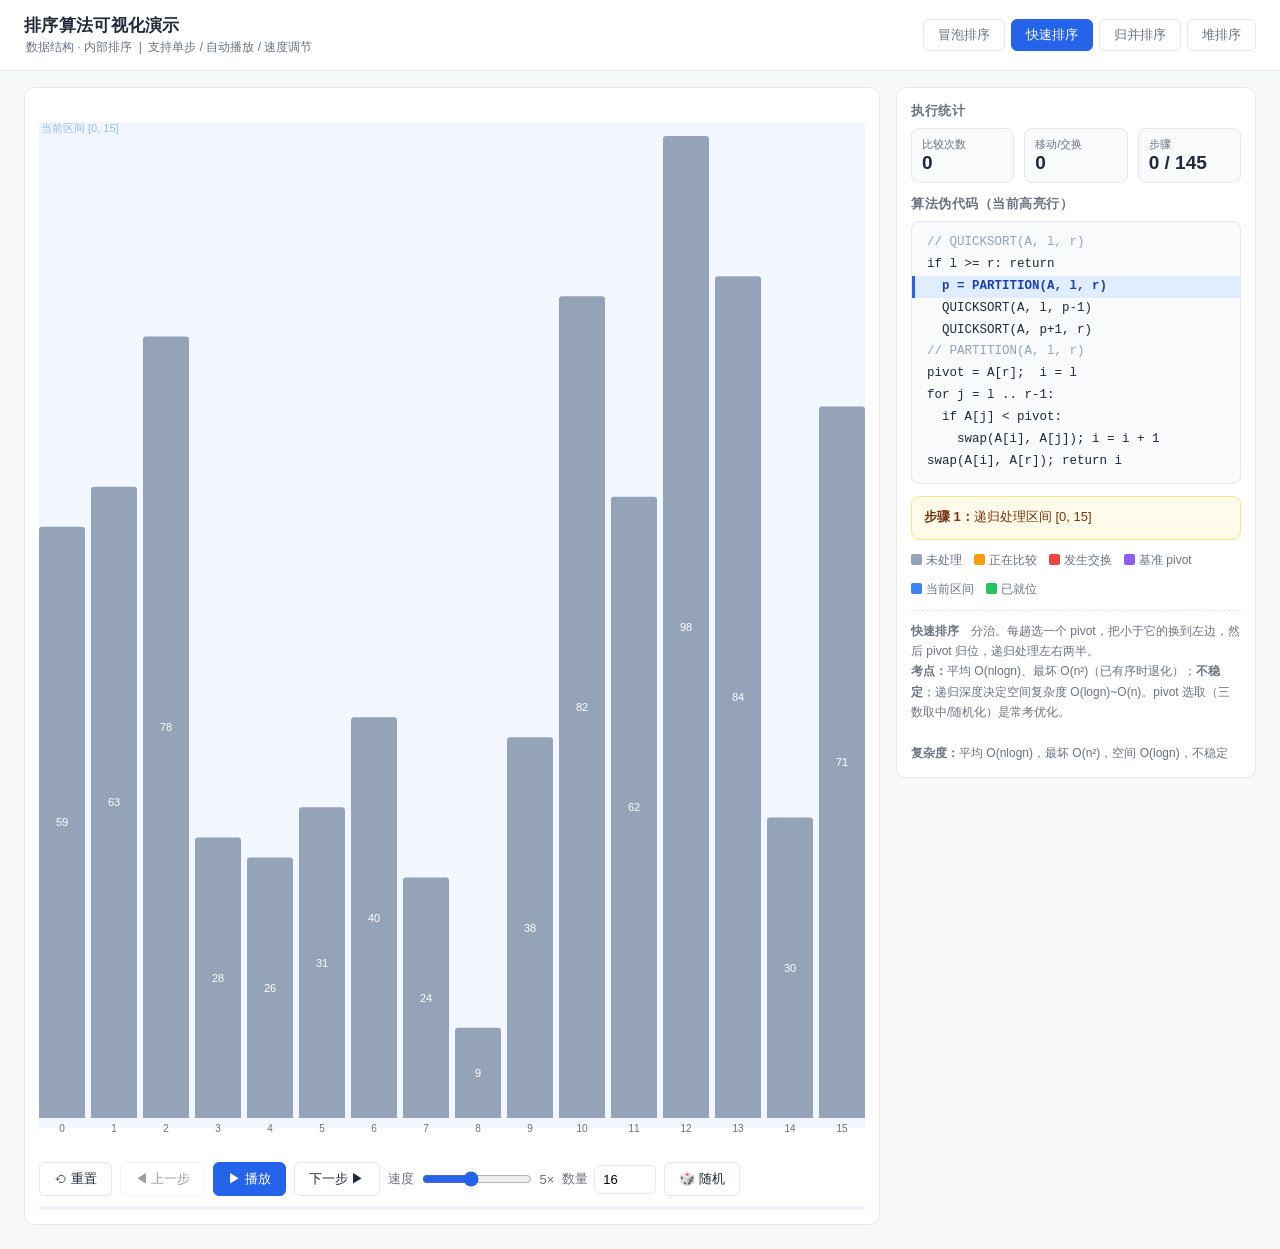
<file: vis/sort.html>
<!DOCTYPE html>
<html lang="zh-CN" data-page-node-id="xB1SIIixywthe6vjBG2BJJ">
<head data-page-node-id="nPJ8AVqNh6Y3Zgv97Bmdzf">
<meta charset="UTF-8" data-page-node-id="WSfOoSkyfeKgLBmHo24YpP">
<meta name="viewport" content="width=device-width, initial-scale=1.0" data-page-node-id="KEExc0TYJVpB8fpa8XN9qI">
<title>排序算法可视化演示 - 408 考研学习系统</title>
<style>
  :root{
    --bg:#f7f8fa; --panel:#ffffff; --border:#e5e7eb; --text:#1f2937; --muted:#6b7280;
    --default:#94a3b8; --compare:#f59e0b; --swap:#ef4444; --pivot:#8b5cf6;
    --sorted:#22c55e; --active:#3b82f6; --brand:#2563eb;
    --code-bg:#f8fafc; --code-line:#cbd5e1;
  }
  *{box-sizing:border-box;}
  body{
    margin:0; background:var(--bg); color:var(--text);
    font-family:-apple-system,BlinkMacSystemFont,"PingFang SC","Microsoft YaHei",sans-serif;
  }
  header{
    background:var(--panel); border-bottom:1px solid var(--border);
    padding:14px 24px; display:flex; align-items:center; gap:20px; flex-wrap:wrap;
  }
  header h1{font-size:17px; margin:0; font-weight:600; letter-spacing:.3px;}
  header .sub{font-size:12px; color:var(--muted); margin-left:2px;}
  .tabs{display:flex; gap:6px; margin-left:auto; flex-wrap:wrap;}
  .tab{
    border:1px solid var(--border); background:var(--panel); color:var(--muted);
    padding:6px 14px; border-radius:6px; cursor:pointer; font-size:13px; transition:.15s;
  }
  .tab:hover{border-color:var(--brand); color:var(--brand);}
  .tab.active{background:var(--brand); border-color:var(--brand); color:#fff;}

  main{display:flex; gap:16px; padding:16px 24px 24px; align-items:flex-start; flex-wrap:wrap;}
  .stage{flex:1 1 620px; background:var(--panel); border:1px solid var(--border); border-radius:10px; padding:14px;}
  .panel{flex:0 1 360px; background:var(--panel); border:1px solid var(--border); border-radius:10px; padding:14px; min-width:300px;}

  canvas{width:100%; display:block; border-radius:6px; background:#fff;}

  .controls{display:flex; align-items:center; gap:8px; margin-top:14px; flex-wrap:wrap;}
  button.btn{
    border:1px solid var(--border); background:var(--panel); color:var(--text);
    padding:7px 14px; border-radius:6px; cursor:pointer; font-size:13px; transition:.15s;
  }
  button.btn:hover{border-color:var(--brand); color:var(--brand);}
  button.btn.primary{background:var(--brand); border-color:var(--brand); color:#fff;}
  button.btn.primary:hover{opacity:.88; color:#fff;}
  button.btn:disabled{opacity:.45; cursor:not-allowed;}
  .ctl-group{display:flex; align-items:center; gap:6px; font-size:13px; color:var(--muted);}
  input[type=range]{width:110px; accent-color:var(--brand);}
  input[type=number]{width:62px; padding:6px 8px; border:1px solid var(--border); border-radius:6px; font-size:13px;}

  .progress{flex:1 1 100%; height:4px; background:#eef2f7; border-radius:2px; margin-top:10px; overflow:hidden;}
  .progress > i{display:block; height:100%; background:var(--brand); width:0; transition:width .1s linear;}

  h3{font-size:13px; margin:0 0 8px; color:var(--muted); font-weight:600; letter-spacing:.5px;}
  .stats{display:flex; gap:10px; margin-bottom:12px;}
  .stat{flex:1; background:var(--code-bg); border:1px solid var(--border); border-radius:8px; padding:8px 10px;}
  .stat .k{font-size:11px; color:var(--muted);}
  .stat .v{font-size:19px; font-weight:600; font-variant-numeric:tabular-nums;}

  pre.code{
    margin:0; background:var(--code-bg); border:1px solid var(--border); border-radius:8px;
    padding:10px 0; font-size:12.5px; line-height:1.75; overflow-x:auto;
    font-family:"SF Mono",Menlo,Consolas,monospace;
  }
  pre.code .ln{display:block; padding:0 12px; border-left:3px solid transparent; white-space:pre;}
  pre.code .ln.hl{background:#e0edff; border-left-color:var(--brand); color:#1e40af; font-weight:600;}
  pre.code .cm{color:#94a3b8;}

  .desc{
    margin-top:12px; background:#fffbeb; border:1px solid #fde68a; border-radius:8px;
    padding:10px 12px; font-size:13px; line-height:1.6; min-height:44px; color:#78350f;
  }
  .legend{display:flex; gap:12px; flex-wrap:wrap; margin-top:12px; font-size:12px; color:var(--muted);}
  .legend i{display:inline-block; width:11px; height:11px; border-radius:2px; margin-right:4px; vertical-align:-1px;}
  .note{margin-top:12px; font-size:12px; color:var(--muted); line-height:1.7; border-top:1px dashed var(--border); padding-top:10px;}
</style>
</head>
<body data-page-node-id="KOM4juD468RjCnDy4zkLpn">

<header data-page-node-id="OSY45sji68xgsfptU5sh2B">
  <div data-page-node-id="HZOTFc0fFdgzdt1gWZ2eIR">
    <h1 data-page-node-id="0aDBDcFk1WueQtVmGbgI6Z">排序算法可视化演示</h1>
    <span class="sub" data-page-node-id="fFJUKpzByzJizNGz17qI5E">数据结构 · 内部排序 &nbsp;|&nbsp; 支持单步 / 自动播放 / 速度调节</span>
  </div>
  <div class="tabs" id="tabs" data-page-node-id="GUk0JqRFQc6DoLze0Z5ata"></div>
</header>

<main data-page-node-id="ytQ033UB02f200rEcC9p7X">
  <section class="stage" data-page-node-id="JpCoJHuDLhNQE3FhZVGOEY">
    <canvas id="cv" height="380" data-page-node-id="9gjiRFI0SyDyUcftb7Td2l"></canvas>
    <div class="controls" data-page-node-id="UvQNzAUf9sKXDHHF9uUqWM">
      <button class="btn" id="btnReset" data-page-node-id="mg85E3CLrLKO7wU6xLwFzk">⟲ 重置</button>
      <button class="btn" id="btnPrev" data-page-node-id="8yGsXqhKahbaKVGt4rQlKs">◀ 上一步</button>
      <button class="btn primary" id="btnPlay" data-page-node-id="uLw1m1jSgHqS1rTqXBpyDx">▶ 播放</button>
      <button class="btn" id="btnNext" data-page-node-id="QPUXvti7Cq5BGYs1sNke5S">下一步 ▶</button>
      <span class="ctl-group" data-page-node-id="2dG8J84NJ0gnwQSLNFfW04">速度 <input type="range" id="speed" min="1" max="10" value="5" data-page-node-id="LvkY0bTZtYl1gze00PFdGV"><span id="speedVal" data-page-node-id="CCbcT333HeFuW8ACieaxBa">5×</span></span>
      <span class="ctl-group" data-page-node-id="kZt5JxIx7w691O3DweaPyu">数量 <input type="number" id="size" min="6" max="40" value="16" data-page-node-id="xfSttsmaS8kpldrenisGZq"></span>
      <button class="btn" id="btnRand" data-page-node-id="oQ4K4wxFGtz8dBixlCyMER">🎲 随机</button>
    </div>
    <div class="progress" data-page-node-id="QXkJoItCZNPuPAnUq5kBVR"><i id="bar" data-page-node-id="keEUYgykGYbww0nmnUEA7J"></i></div>
  </section>

  <aside class="panel" data-page-node-id="7Nf0ptNUFSt1YAEcYw8hfE">
    <h3 data-page-node-id="KOWzUaWh4izEyTFBdWZ77g">执行统计</h3>
    <div class="stats" data-page-node-id="f246xQG34PAMLlbzc0LfYi">
      <div class="stat" data-page-node-id="xddiKiQbVBBvsi5DDW26qY"><div class="k" data-page-node-id="Si8SgNkIZZKr7pIkV7gNm7">比较次数</div><div class="v" id="cmp" data-page-node-id="5I1YTLzSSUg1SPJo3OsyhD">0</div></div>
      <div class="stat" data-page-node-id="obthD6MEwoVRgq2ciCarb9"><div class="k" data-page-node-id="XPzCrCSBCZBGRI70EwKHPA">移动/交换</div><div class="v" id="swp" data-page-node-id="NbyiWczSeLb1hLUe42Y34C">0</div></div>
      <div class="stat" data-page-node-id="IGYepp5zVeJtf6weICYhEg"><div class="k" data-page-node-id="2wnExa7dQAfHsey5FRjYMt">步骤</div><div class="v" id="step" data-page-node-id="89kUw6qXiDt6zVt9LjBAU8">0/0</div></div>
    </div>
    <h3 data-page-node-id="hO9PlbUWisyTQrJNmRz399">算法伪代码（当前高亮行）</h3>
    <pre class="code" id="code" data-page-node-id="60szedcl11VF4iaUkOpUC9"></pre>
    <div class="desc" id="desc" data-page-node-id="DjbREiCFuj4kQzFzIrVr6x">点击「播放」开始演示。</div>
    <div class="legend" data-page-node-id="mmmcErlDoshez8wIHfv0fe">
      <span data-page-node-id="r8HofNhfK6gOCXUrO56goG"><i style="background:var(--default)" data-page-node-id="wdtDNQpWdD2Dy9EgSxGgeH"></i>未处理</span>
      <span data-page-node-id="FohJrIdkmgv5Rg6dlyBq0I"><i style="background:var(--compare)" data-page-node-id="SYwMFloDbCtGLb4ea3p9b8"></i>正在比较</span>
      <span data-page-node-id="wA5dHGWa1Tdox6od4GX2hr"><i style="background:var(--swap)" data-page-node-id="k4MqpqNq8lLKW5E5qrurBR"></i>发生交换</span>
      <span data-page-node-id="3oozW8k3ALqzq8CDHoKGnm"><i style="background:var(--pivot)" data-page-node-id="9NHvnT9c0grIT7JsYan7st"></i>基准 pivot</span>
      <span data-page-node-id="XFqbZo5AP4hb7P1XPsF9kS"><i style="background:var(--active)" data-page-node-id="YWuVcf4RbZFOBTT2dSpNdG"></i>当前区间</span>
      <span data-page-node-id="T5AmPeeYOkyUU7cBw2A1JB"><i style="background:var(--sorted)" data-page-node-id="LTTAGnJL6QupHxi4KYpeC9"></i>已就位</span>
    </div>
    <div class="note" id="note" data-page-node-id="5cCWrYHhgvhXWXJ1G9g1OL"></div>
  </aside>
</main>

<script>
(function(){
'use strict';

/* ============================ 颜色与常量 ============================ */
var C = {
  def:'#94a3b8', cmp:'#f59e0b', swap:'#ef4444', pivot:'#8b5cf6',
  sorted:'#22c55e', active:'#3b82f6', text:'#1f2937', muted:'#6b7280', grid:'#eef2f7'
};

/* ============================ 伪代码定义 ============================ */
var PSEUDO = {
  bubble:[
    'for i = 0 .. n-2:',
    '  for j = 0 .. n-2-i:',
    '    if A[j] > A[j+1]:',
    '      swap(A[j], A[j+1])',
    '  if 本趟无交换: break',
    '// 排序完成'
  ],
  quick:[
    '// QUICKSORT(A, l, r)',
    'if l >= r: return',
    '  p = PARTITION(A, l, r)',
    '  QUICKSORT(A, l, p-1)',
    '  QUICKSORT(A, p+1, r)',
    '// PARTITION(A, l, r)',
    'pivot = A[r];  i = l',
    'for j = l .. r-1:',
    '  if A[j] < pivot:',
    '    swap(A[i], A[j]); i = i + 1',
    'swap(A[i], A[r]); return i'
  ],
  merge:[
    '// MERGE-SORT(A, l, r)',
    'if l >= r: return',
    '  m = (l + r) / 2',
    '  MERGE-SORT(A, l, m)',
    '  MERGE-SORT(A, m+1, r)',
    '  MERGE(A, l, m, r)',
    '// MERGE(A, l, m, r)',
    'i = l; j = m+1; k = l',
    'while i <= m and j <= r:',
    '  if A[i] <= A[j]: B[k++] = A[i++]',
    '  else:            B[k++] = A[j++]',
    '将 B[l..r] 拷回 A[l..r]',
    '// 排序完成'
  ],
  heap:[
    '// HEAP-SORT(A)',
    'for i = n/2-1 downto 0: SIFT-DOWN(A, i, n)',
    'for end = n-1 downto 1:',
    '  swap(A[0], A[end])',
    '  SIFT-DOWN(A, 0, end)',
    '// SIFT-DOWN(A, i, size)',
    'largest = i; l = 2i+1; r = 2i+2',
    'if l < size and A[l] > A[largest]: largest = l',
    'if r < size and A[r] > A[largest]: largest = r',
    'if largest == i: return',
    'swap(A[i], A[largest]); i = largest; goto 6',
    '// 排序完成'
  ]
};

var NOTES = {
  bubble:'<b>冒泡排序</b>　每一趟把当前未排序区间的最大元素「浮」到末尾。稳定排序；最好情况（已有序）一趟即止，时间复杂度 O(n)，平均与最坏 O(n²)，空间 O(1)。<br><b>考点：</b>比较次数恒为 n(n-1)/2（最坏），交换次数等于逆序对数。',
  quick:'<b>快速排序</b>　分治。每趟选一个 pivot，把小于它的换到左边，然后 pivot 归位，递归处理左右两半。<br><b>考点：</b>平均 O(nlogn)、最坏 O(n²)（已有序时退化）；<b>不稳定</b>；递归深度决定空间复杂度 O(logn)~O(n)。pivot 选取（三数取中/随机化）是常考优化。',
  merge:'<b>归并排序</b>　分治。先递归排好左右两半，再用双指针把两个<b>有序</b>序列合并到一个辅助数组，最后拷回。<br><b>考点：</b>时间 O(nlogn) 且与输入无关（最好最坏都是）；<b>稳定</b>；需要 O(n) 辅助空间。这是它区别于快排/堆排的关键。',
  heap:'<b>堆排序</b>　先把数组建成<b>大顶堆</b>，再反复把堆顶（最大值）与末尾交换、缩小堆并下沉调整。<br><b>考点：</b>时间 O(nlogn)（建堆 O(n) + n-1 次下沉 O(nlogn)）；<b>不稳定</b>；空间 O(1)。适合「取TopK」场景。'
};

/* ============================ 步骤录制器 ============================
   每个算法把执行过程录制为 steps 数组，每个 step 是一个完整快照：
   { arr, cmp, swap, line, desc, compare[], swapIdx[], pivot, sorted[], range[], aux[], auxActive }
   录制模式的好处：播放 / 单步 / 回退 / 跳步全部变成数组下标操作，逻辑极简且不会出错。
=================================================================== */

function recBubble(src){
  var a = src.slice(), n = a.length, steps = [], cmp = 0, swp = 0;
  var sorted = [];
  function push(line, desc, st){
    steps.push({arr:a.slice(), cmp:cmp, swap:swp, line:line, desc:desc,
      compare:st&&st.compare||[], swapIdx:st&&st.swapIdx||[], pivot:-1,
      sorted:sorted.slice(), range:[], aux:null, auxActive:-1});
  }
  for(var i=0;i<n-1;i++){
    var swapped = false;
    for(var j=0;j<n-1-i;j++){
      cmp++;
      push(2, '比较 A['+j+']='+a[j]+' 与 A['+(j+1)+']='+a[j+1]+
        (a[j] > a[j+1] ? ' → 逆序，需要交换' : ' → 顺序正确'),
        {compare:[j,j+1]});
      if(a[j] > a[j+1]){
        var t=a[j]; a[j]=a[j+1]; a[j+1]=t; swp++; swapped = true;
        push(3, '交换 A['+j+'] 与 A['+(j+1)+']，较大的 '+a[j]+' 继续向后移动',
          {swapIdx:[j,j+1]});
      }
    }
    sorted.unshift(n-1-i);
    if(!swapped){
      push(5, '本趟未发生交换，序列已有序，提前结束。共 '+(i+1)+' 趟。', {});
      for(var k=0;k<n;k++) if(sorted.indexOf(k)<0) sorted.push(k);
      break;
    }
    push(4, '第 '+(i+1)+' 趟结束，A['+(n-1-i)+']='+a[n-1-i]+' 已就位', {});
  }
  if(sorted.length < n){ for(var m=0;m<n;m++) if(sorted.indexOf(m)<0) sorted.push(m); }
  push(5, '排序完成。', {});
  return steps;
}

function recQuick(src){
  var a = src.slice(), steps = [], cmp = 0, swp = 0, sorted = [];
  function push(line, desc, st){
    steps.push({arr:a.slice(), cmp:cmp, swap:swp, line:line, desc:desc,
      compare:st&&st.compare||[], swapIdx:st&&st.swapIdx||[],
      pivot:(st&&st.pivot!=null)?st.pivot:-1,
      sorted:sorted.slice(), range:(st&&st.range)||[], aux:null, auxActive:-1});
  }
  function partition(l, r){
    var pivot = a[r];
    push(6, '划分区间 ['+l+', '+r+']，选取基准 pivot = A['+r+'] = '+pivot, {pivot:r, range:[l,r]});
    var i = l;
    for(var j=l;j<r;j++){
      cmp++;
      push(8, '比较 A['+j+']='+a[j]+' 与 pivot='+pivot+
        (a[j] < pivot ? ' → 小于基准，应放左侧' : ' → 不小于基准，跳过'),
        {pivot:r, range:[l,r], compare:[j]});
      if(a[j] < pivot){
        if(i !== j){
          var t=a[i]; a[i]=a[j]; a[j]=t; swp++;
          push(9, 'A['+j+'] < pivot，交换 A['+i+'] 与 A['+j+']，i 前进到 '+(i+1),
            {pivot:r, range:[l,r], swapIdx:[i,j]});
        } else {
          push(9, 'A['+j+'] < pivot 且 i==j，无需交换，i 前进到 '+(i+1),
            {pivot:r, range:[l,r]});
        }
        i++;
      }
    }
    if(i !== r){
      var t2=a[i]; a[i]=a[r]; a[r]=t2; swp++;
      push(10, '基准归位：交换 A['+i+'] 与 A['+r+']，pivot='+pivot+' 落到下标 '+i+
        '（左侧均小于它，右侧均不小于它）', {pivot:i, range:[l,r], swapIdx:[i,r]});
    } else {
      push(10, '基准原本就在下标 '+i+'，无需交换', {pivot:i, range:[l,r]});
    }
    sorted.push(i);
    return i;
  }
  function qs(l, r){
    if(l >= r){
      if(l === r && sorted.indexOf(l) < 0) sorted.push(l);
      push(1, '区间 ['+l+', '+r+'] 长度 ≤ 1，直接返回', {});
      return;
    }
    push(2, '递归处理区间 ['+l+', '+r+']', {range:[l,r]});
    var p = partition(l, r);
    push(3, '递归左半区 ['+l+', '+(p-1)+']', {range:[l,p-1]});
    qs(l, p-1);
    push(4, '递归右半区 ['+(p+1)+', '+r+']', {range:[p+1,r]});
    qs(p+1, r);
  }
  qs(0, a.length-1);
  for(var z=0;z<a.length;z++) if(sorted.indexOf(z)<0) sorted.push(z);
  push(10, '排序完成。', {});
  return steps;
}

function recMerge(src){
  var a = src.slice(), n = a.length, steps = [], cmp = 0, swp = 0, sorted = [];
  function push(line, desc, st){
    steps.push({arr:a.slice(), cmp:cmp, swap:swp, line:line, desc:desc,
      compare:st&&st.compare||[], swapIdx:st&&st.swapIdx||[], pivot:-1,
      sorted:sorted.slice(), range:(st&&st.range)||[],
      aux:st&&st.aux?st.aux.slice():null, auxActive:(st&&st.auxActive!=null)?st.auxActive:-1});
  }
  function merge(l, m, r){
    var B = [];
    for(var z=0;z<n;z++) B.push(null);
    var i = l, j = m+1, k = l;
    push(7, '合并有序段 ['+l+', '+m+'] 与 ['+(m+1)+', '+r+']，准备辅助数组 B', {range:[l,r]});
    while(i <= m && j <= r){
      cmp++;
      push(9, '比较 A['+i+']='+a[i]+' 与 A['+j+']='+a[j]+
        (a[i] <= a[j] ? ' → 取左段元素' : ' → 取右段元素'),
        {range:[l,r], compare:[i,j]});
      if(a[i] <= a[j]) B[k++] = a[i++];
      else B[k++] = a[j++];
      push(10, '写入 B['+(k-1)+'] = '+B[k-1], {range:[l,r], aux:B, auxActive:k-1});
    }
    while(i <= m){ B[k++] = a[i++]; push(10, '左段剩余元素直接拷入 B['+(k-1)+']', {range:[l,r], aux:B, auxActive:k-1}); }
    while(j <= r){ B[k++] = a[j++]; push(10, '右段剩余元素直接拷入 B['+(k-1)+']', {range:[l,r], aux:B, auxActive:k-1}); }
    for(var t=l;t<=r;t++){ a[t] = B[t]; swp++; }
    push(11, '将 B['+l+'..'+r+'] 拷回 A['+l+'..'+r+']，该区间现在整体有序', {range:[l,r], aux:B, auxActive:-1});
  }
  function ms(l, r){
    if(l >= r){ push(1, '区间 ['+l+', '+r+'] 长度 ≤ 1，天然有序，返回', {range:[l,r]}); return; }
    var m = Math.floor((l+r)/2);
    push(2, '对 ['+l+', '+r+'] 取中点 m = '+m, {range:[l,r]});
    ms(l, m);
    ms(m+1, r);
    push(5, '左右两段均已有序，执行 MERGE(A, '+l+', '+m+', '+r+')', {range:[l,r]});
    merge(l, m, r);
    for(var x=l;x<=r;x++) if(sorted.indexOf(x)<0) sorted.push(x);
  }
  ms(0, n-1);
  for(var y=0;y<n;y++) if(sorted.indexOf(y)<0) sorted.push(y);
  push(12, '排序完成。', {});
  return steps;
}

function recHeap(src){
  var a = src.slice(), n = a.length, steps = [], cmp = 0, swp = 0, sorted = [];
  function push(line, desc, st){
    steps.push({arr:a.slice(), cmp:cmp, swap:swp, line:line, desc:desc,
      compare:st&&st.compare||[], swapIdx:st&&st.swapIdx||[], pivot:-1,
      sorted:sorted.slice(), range:[], heapSize:(st&&st.heapSize!=null)?st.heapSize:n,
      aux:null, auxActive:-1});
  }
  function siftDown(i, size){
    while(true){
      var largest = i, l = 2*i+1, r = 2*i+2;
      push(6, '下沉调整：考察下标 '+i+'（值 '+a[i]+'），左右孩子 '+
        (l<size?('A['+l+']='+a[l]):'无')+' / '+(r<size?('A['+r+']='+a[r]):'无'),
        {heapSize:size, compare:[i]});
      if(l < size){ cmp++; if(a[l] > a[largest]) largest = l; }
      if(r < size){ cmp++; if(a[r] > a[largest]) largest = r; }
      if(largest === i){
        push(9, '下标 '+i+' 已满足大顶堆性质，停止下沉', {heapSize:size, compare:[i]});
        break;
      }
      var t=a[i]; a[i]=a[largest]; a[largest]=t; swp++;
      push(10, 'A['+largest+'] 更大，交换 A['+i+'] 与 A['+largest+']，继续向下考察',
        {heapSize:size, swapIdx:[i,largest]});
      i = largest;
    }
  }
  push(1, '阶段一：建大顶堆。从最后一个非叶子结点 i = '+(Math.floor(n/2)-1)+' 开始向前调整', {});
  for(var i=Math.floor(n/2)-1;i>=0;i--){ siftDown(i, n); }
  push(1, '建堆完成，堆顶 A[0]='+a[0]+' 为全局最大值', {heapSize:n});
  for(var end=n-1;end>0;end--){
    var t2=a[0]; a[0]=a[end]; a[end]=t2; swp++;
    sorted.unshift(end);
    push(3, '阶段二：堆顶 A[0]='+a[end]+' 与末尾 A['+end+'] 交换，最大值归位到下标 '+end,
      {heapSize:end, swapIdx:[0,end]});
    siftDown(0, end);
  }
  if(sorted.indexOf(0)<0) sorted.unshift(0);
  push(11, '排序完成。', {heapSize:0});
  return steps;
}

/* ============================ 算法注册表 ============================ */
var ALGOS = [
  {key:'bubble', name:'冒泡排序',  fn:recBubble, code:'bubble',
   cmp:'O(n²)', best:'O(n)', avg:'O(n²)', space:'O(1)', stable:'稳定'},
  {key:'quick',  name:'快速排序',  fn:recQuick,  code:'quick',
   cmp:'O(nlogn)', best:'O(nlogn)', avg:'O(nlogn)', worst:'O(n²)', space:'O(logn)', stable:'不稳定'},
  {key:'merge',  name:'归并排序',  fn:recMerge,  code:'merge',
   cmp:'O(nlogn)', best:'O(nlogn)', avg:'O(nlogn)', worst:'O(nlogn)', space:'O(n)', stable:'稳定'},
  {key:'heap',   name:'堆排序',    fn:recHeap,   code:'heap',
   cmp:'O(nlogn)', best:'O(nlogn)', avg:'O(nlogn)', worst:'O(nlogn)', space:'O(1)', stable:'不稳定'}
];

/* ============================ 状态 ============================ */
var cv = document.getElementById('cv');
var ctx = cv.getContext('2d');
var cur = ALGOS[1];
var base = [];
var steps = [];
var idx = 0;
var timer = null;

function randArray(n){
  var arr = [], used = {};
  while(arr.length < n){
    var v = 5 + Math.floor(Math.random()*95);
    if(!used[v]){ used[v] = 1; arr.push(v); }
  }
  return arr;
}

function rebuild(keepData){
  if(!keepData || base.length !== (+document.getElementById('size').value)){
    base = randArray(+document.getElementById('size').value || 16);
  }
  steps = cur.fn(base);
  idx = 0;
  renderCode();
  render();
}

/* ============================ 渲染：伪代码 ============================ */
function renderCode(){
  var lines = PSEUDO[cur.code];
  var html = '';
  var curLine = steps[idx] ? steps[idx].line : -1;
  for(var i=0;i<lines.length;i++){
    var cls = (i === curLine) ? 'ln hl' : 'ln';
    if(lines[i].indexOf('//') === 0) cls += ' cm';
    html += '<span class="'+cls+'">'+esc(lines[i])+'</span>';
  }
  document.getElementById('code').innerHTML = html;
  var el = document.querySelector('#code .hl');
  if(el){
    var box = document.getElementById('code');
    var top = el.offsetTop - box.clientHeight/2 + el.clientHeight/2;
    box.scrollTop = Math.max(0, top);
  }
}
function esc(s){ return s.replace(/&/g,'&amp;').replace(/</g,'&lt;').replace(/>/g,'&gt;'); }

/* ============================ 渲染：Canvas ============================ */
function render(){
  var dpr = window.devicePixelRatio || 1;
  var W = cv.clientWidth;
  var H = cv.clientHeight;
  cv.width = W * dpr; cv.height = H * dpr;
  ctx.setTransform(dpr,0,0,dpr,0,0);
  ctx.clearRect(0,0,W,H);

  var s = steps[idx];
  if(!s) return;
  var a = s.arr, n = a.length;
  var hasAux = !!s.aux;
  var padT = 34, padB = 30;
  var auxH = hasAux ? 46 : 0;
  var areaH = H - padT - padB - auxH;
  var maxV = Math.max.apply(null, a);
  var gap = n > 30 ? 2 : (n > 20 ? 4 : 6);
  var bw = (W - gap*(n-1)) / n;
  var x0 = 0;

  // 区间底纹
  if(s.range && s.range.length === 2 && s.range[1] >= s.range[0]){
    var rx = x0 + s.range[0]*(bw+gap) - gap/2;
    var rw = (s.range[1]-s.range[0]+1)*(bw+gap);
    ctx.fillStyle = 'rgba(59,130,246,0.07)';
    ctx.fillRect(Math.max(0,rx), padT-14, Math.min(rw, W-Math.max(0,rx)), areaH + 24);
    ctx.fillStyle = 'rgba(59,130,246,0.5)';
    ctx.font = '11px -apple-system,sans-serif';
    ctx.fillText('当前区间 ['+s.range[0]+', '+s.range[1]+']', Math.max(2,rx+2), padT-4);
  }

  // 堆边界线
  if(s.heapSize != null && s.heapSize >= 0 && s.heapSize < n){
    var hx = x0 + s.heapSize*(bw+gap);
    ctx.strokeStyle = '#cbd5e1'; ctx.setLineDash([4,3]); ctx.lineWidth = 1;
    ctx.beginPath(); ctx.moveTo(hx, padT-10); ctx.lineTo(hx, padT+areaH+10); ctx.stroke();
    ctx.setLineDash([]);
    ctx.fillStyle = C.muted; ctx.font = '11px -apple-system,sans-serif';
    ctx.fillText('堆大小 '+s.heapSize, Math.min(hx+4, W-56), padT-4);
  }

  for(var i=0;i<n;i++){
    var h = Math.max(3, (a[i]/maxV) * areaH);
    var x = x0 + i*(bw+gap);
    var y = padT + areaH - h;
    var color = C.def;

    if(s.sorted && s.sorted.indexOf(i) >= 0) color = C.sorted;
    if(s.compare && s.compare.indexOf(i) >= 0) color = C.cmp;
    if(s.swapIdx && s.swapIdx.indexOf(i) >= 0) color = C.swap;
    if(s.pivot === i) color = C.pivot;

    ctx.fillStyle = color;
    roundRect(x, y, bw, h, Math.min(3, bw/2));
    ctx.fill();

    // 数值
    ctx.fillStyle = (h > 22) ? '#ffffff' : C.text;
    ctx.font = (n > 30 ? '9px' : (n > 22 ? '10px' : '11px')) + ' -apple-system,sans-serif';
    ctx.textAlign = 'center';
    ctx.fillText(a[i], x + bw/2, (h > 22) ? y + h/2 + 4 : y - 5);
    ctx.textAlign = 'left';

    // 下标（数量少时才画，避免拥挤）
    if(n <= 24){
      ctx.fillStyle = C.muted;
      ctx.font = '10px -apple-system,sans-serif';
      ctx.textAlign = 'center';
      ctx.fillText(i, x + bw/2, padT + areaH + 14);
      ctx.textAlign = 'left';
    }
  }

  // 辅助数组 B（归并排序）
  if(hasAux){
    var by = padT + areaH + 26;
    ctx.fillStyle = C.muted; ctx.font = '11px -apple-system,sans-serif';
    ctx.fillText('辅助数组 B：', 2, by + 14);
    var bx0 = 84, bcell = Math.min(22, (W - bx0 - 4)/n);
    for(var k=0;k<n;k++){
      var bx = bx0 + k*bcell;
      ctx.fillStyle = (k === s.auxActive) ? C.active : '#e2e8f0';
      ctx.fillRect(bx, by, bcell-2, 20);
      if(s.aux[k] != null){
        ctx.fillStyle = (k === s.auxActive) ? '#fff' : C.text;
        ctx.font = '10px -apple-system,sans-serif';
        ctx.textAlign = 'center';
        ctx.fillText(s.aux[k], bx + (bcell-2)/2, by + 14);
        ctx.textAlign = 'left';
      }
      ctx.strokeStyle = '#e2e8f0'; ctx.lineWidth = 1;
      ctx.strokeRect(bx, by, bcell-2, 20);
    }
  }

  // 统计与说明同步
  document.getElementById('cmp').textContent = s.cmp;
  document.getElementById('swp').textContent = s.swap;
  document.getElementById('step').textContent = idx + ' / ' + (steps.length-1);
  document.getElementById('desc').innerHTML = '<b>步骤 '+(idx+1)+'：</b>' + esc(s.desc);
  document.getElementById('bar').style.width = (steps.length<2?0:(idx/(steps.length-1)*100)) + '%';
  document.getElementById('btnPrev').disabled = (idx === 0);
  document.getElementById('btnNext').disabled = (idx >= steps.length-1);
}

function roundRect(x, y, w, h, r){
  ctx.beginPath();
  ctx.moveTo(x+r, y);
  ctx.lineTo(x+w-r, y); ctx.quadraticCurveTo(x+w, y, x+w, y+r);
  ctx.lineTo(x+w, y+h); ctx.lineTo(x, y+h);
  ctx.lineTo(x, y+r); ctx.quadraticCurveTo(x, y, x+r, y);
  ctx.closePath();
}

/* ============================ 播放控制 ============================ */
function play(){
  if(timer) return;
  if(idx >= steps.length-1) idx = 0;
  document.getElementById('btnPlay').textContent = '⏸ 暂停';
  var sp = +document.getElementById('speed').value;
  var delay = Math.round(900 / sp);
  timer = setInterval(function(){
    if(idx >= steps.length-1){ stop(); return; }
    idx++; renderCode(); render();
  }, delay);
}
function stop(){
  if(timer){ clearInterval(timer); timer = null; }
  document.getElementById('btnPlay').textContent = '▶ 播放';
}

/* ============================ 事件绑定 ============================ */
var tabsBox = document.getElementById('tabs');
ALGOS.forEach(function(al){
  var b = document.createElement('button');
  b.className = 'tab' + (al === cur ? ' active' : '');
  b.textContent = al.name;
  b.onclick = function(){
    stop();
    cur = al;
    [].forEach.call(tabsBox.children, function(c){ c.className = 'tab'; });
    b.className = 'tab active';
    document.getElementById('note').innerHTML =
      NOTES[al.key] + '<br><br><b>复杂度：</b>平均 '+al.avg+'，空间 '+al.space+'，'+al.stable+
      (al.best ? ('，最好 '+al.best) : '') + (al.worst ? ('，最坏 '+al.worst) : '');
    rebuild(false);
  };
  tabsBox.appendChild(b);
});

document.getElementById('btnPlay').onclick = function(){ timer ? stop() : play(); };
document.getElementById('btnNext').onclick = function(){ stop(); if(idx<steps.length-1){ idx++; renderCode(); render(); } };
document.getElementById('btnPrev').onclick = function(){ stop(); if(idx>0){ idx--; renderCode(); render(); } };
document.getElementById('btnReset').onclick = function(){ stop(); idx=0; renderCode(); render(); };
document.getElementById('btnRand').onclick = function(){ stop(); base = randArray(+document.getElementById('size').value||16); rebuild(true); };
document.getElementById('speed').oninput = function(){
  document.getElementById('speedVal').textContent = this.value + '×';
  if(timer){ stop(); play(); }
};
document.getElementById('size').onchange = function(){
  var v = Math.max(6, Math.min(40, +this.value || 16));
  this.value = v; stop(); rebuild(false);
};
window.addEventListener('resize', function(){ render(); });

/* 初始化 */
document.getElementById('size').value = 16;
document.getElementById('note').innerHTML =
  NOTES.quick + '<br><br><b>复杂度：</b>平均 O(nlogn)，最坏 O(n²)，空间 O(logn)，不稳定';
rebuild(false);
})();
</script>
</body>
</html>
</file>
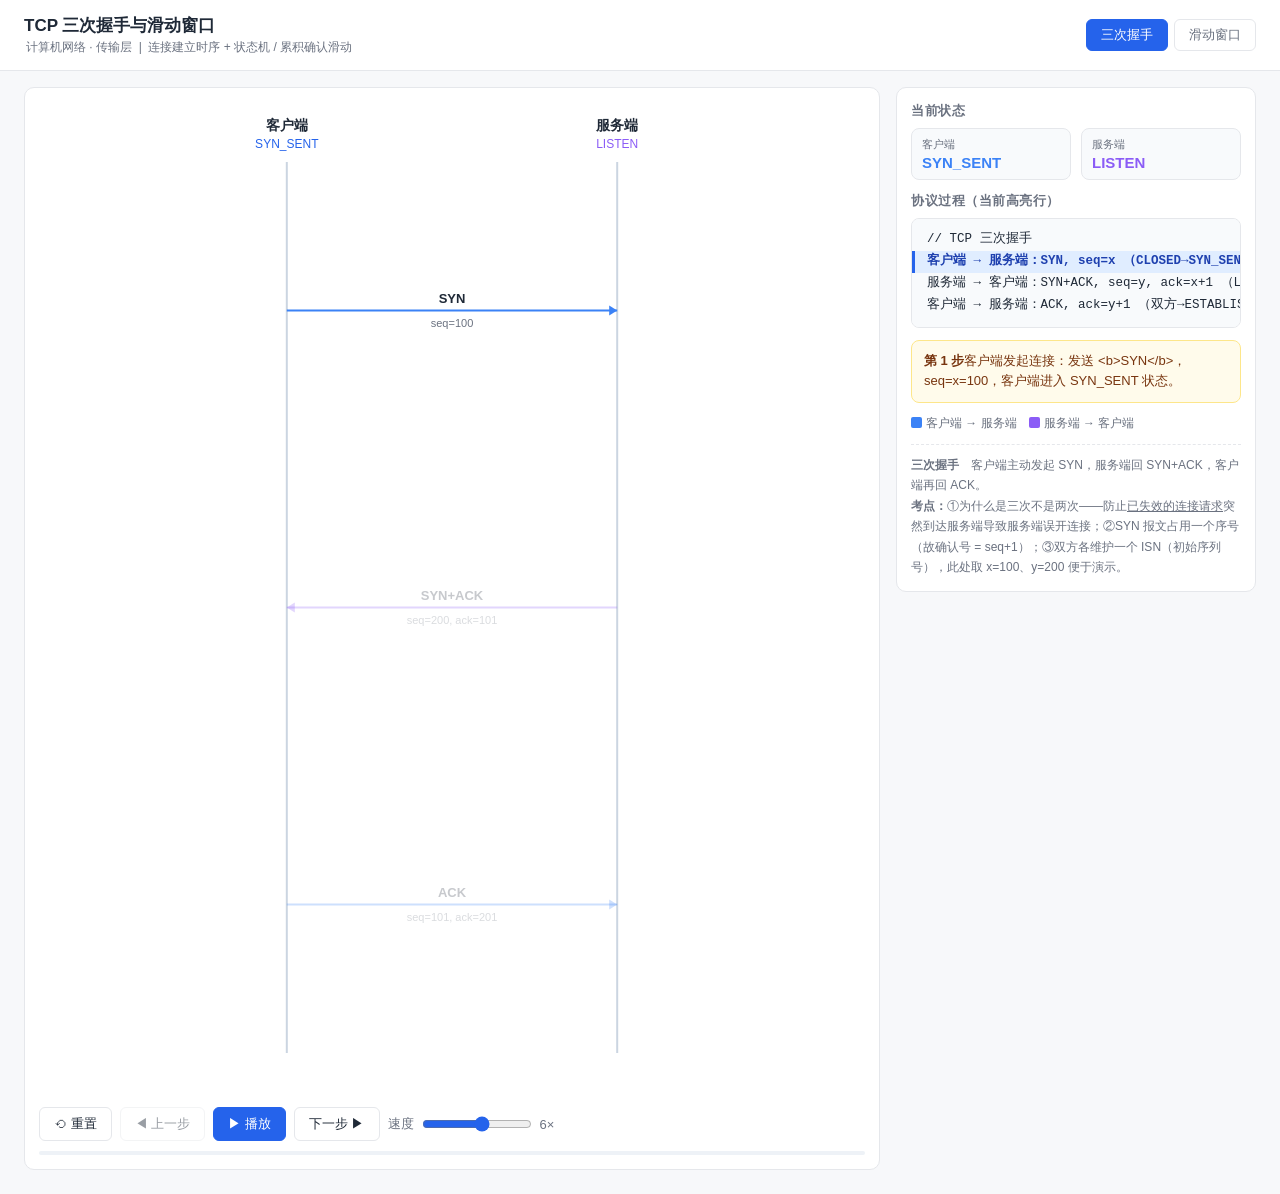
<file: vis/tcp.html>
<!DOCTYPE html>
<html lang="zh-CN" data-page-node-id="qeLnrpGgVlR72KJmqeyzr6">
<head data-page-node-id="5isEtE2f4m5XX6G7MOyMXq">
<meta charset="UTF-8" data-page-node-id="b8JN4jitSS9O5O4Q6vSFLV">
<meta name="viewport" content="width=device-width, initial-scale=1.0" data-page-node-id="VGO4NPBRS5oDkJQgts33En">
<title>TCP 三次握手与滑动窗口 - 408 考研学习系统</title>
<style>
  :root{
    --bg:#f7f8fa; --panel:#fff; --border:#e5e7eb; --text:#1f2937; --muted:#6b7280;
    --brand:#2563eb; --code-bg:#f8fafc; --client:#3b82f6; --server:#8b5cf6;
    --acked:#22c55e; --sent:#f59e0b; --inwin:#60a5fa; --outside:#e5e7eb;
  }
  *{box-sizing:border-box;}
  body{margin:0;background:var(--bg);color:var(--text);font-family:-apple-system,BlinkMacSystemFont,"PingFang SC","Microsoft YaHei",sans-serif;}
  header{background:var(--panel);border-bottom:1px solid var(--border);padding:14px 24px;display:flex;align-items:center;gap:20px;flex-wrap:wrap;}
  header h1{font-size:17px;margin:0;font-weight:600;}
  header .sub{font-size:12px;color:var(--muted);margin-left:2px;}
  .tabs{display:flex;gap:6px;margin-left:auto;flex-wrap:wrap;align-items:center;}
  .tab{border:1px solid var(--border);background:var(--panel);color:var(--muted);padding:6px 14px;border-radius:6px;cursor:pointer;font-size:13px;transition:.15s;}
  .tab:hover{border-color:var(--brand);color:var(--brand);}
  .tab.active{background:var(--brand);border-color:var(--brand);color:#fff;}
  .q-ctl{display:flex;align-items:center;gap:6px;font-size:12px;color:var(--muted);margin-left:6px;}
  .q-ctl input{width:56px;padding:5px 8px;border:1px solid var(--border);border-radius:6px;font-size:13px;}

  main{display:flex;gap:16px;padding:16px 24px 24px;align-items:flex-start;flex-wrap:wrap;}
  .stage{flex:1 1 620px;background:var(--panel);border:1px solid var(--border);border-radius:10px;padding:14px;min-width:0;}
  .panel{flex:0 1 360px;background:var(--panel);border:1px solid var(--border);border-radius:10px;padding:14px;min-width:300px;}

  canvas{width:100%;display:block;border-radius:6px;background:#fff;}

  .controls{display:flex;align-items:center;gap:8px;margin-top:14px;flex-wrap:wrap;}
  button.btn{border:1px solid var(--border);background:var(--panel);color:var(--text);padding:7px 14px;border-radius:6px;cursor:pointer;font-size:13px;transition:.15s;}
  button.btn:hover{border-color:var(--brand);color:var(--brand);}
  button.btn.primary{background:var(--brand);border-color:var(--brand);color:#fff;}
  button.btn.primary:hover{opacity:.88;color:#fff;}
  button.btn:disabled{opacity:.45;cursor:not-allowed;}
  .ctl-group{display:flex;align-items:center;gap:6px;font-size:13px;color:var(--muted);}
  input[type=range]{width:110px;accent-color:var(--brand);}
  .progress{flex:1 1 100%;height:4px;background:#eef2f7;border-radius:2px;margin-top:10px;overflow:hidden;}
  .progress>i{display:block;height:100%;background:var(--brand);width:0;transition:width .1s linear;}

  h3{font-size:13px;margin:0 0 8px;color:var(--muted);font-weight:600;letter-spacing:.5px;}
  .states{display:flex;gap:10px;margin-bottom:12px;}
  .state-box{flex:1;background:var(--code-bg);border:1px solid var(--border);border-radius:8px;padding:8px 10px;}
  .state-box .k{font-size:11px;color:var(--muted);}
  .state-box .v{font-size:15px;font-weight:600;margin-top:2px;}
  .state-box.client .v{color:var(--client);}
  .state-box.server .v{color:var(--server);}

  pre.code{margin:0;background:var(--code-bg);border:1px solid var(--border);border-radius:8px;padding:10px 0;font-size:12.5px;line-height:1.75;overflow-x:auto;font-family:"SF Mono",Menlo,Consolas,monospace;}
  pre.code .ln{display:block;padding:0 12px;border-left:3px solid transparent;white-space:pre;}
  pre.code .ln.hl{background:#e0edff;border-left-color:var(--brand);color:#1e40af;font-weight:600;}

  .desc{margin-top:12px;background:#fffbeb;border:1px solid #fde68a;border-radius:8px;padding:10px 12px;font-size:13px;line-height:1.6;min-height:44px;color:#78350f;}
  .legend{display:flex;gap:12px;flex-wrap:wrap;margin-top:12px;font-size:12px;color:var(--muted);}
  .legend i{display:inline-block;width:11px;height:11px;border-radius:2px;margin-right:4px;vertical-align:-1px;}
  .note{margin-top:12px;font-size:12px;color:var(--muted);line-height:1.7;border-top:1px dashed var(--border);padding-top:10px;}
</style>
</head>
<body data-page-node-id="KYG7w126y43NsIhJRYgz1S">

<header data-page-node-id="QWvj9gH95IGAh6SwyHUSA7">
  <div data-page-node-id="nueXEmI0PgmCG9EAmnoBOQ">
    <h1 data-page-node-id="ngU9spl0DrwrtJbifpz1WO">TCP 三次握手与滑动窗口</h1>
    <span class="sub" data-page-node-id="k9PCd76j3ZL0rrJlwHIDin">计算机网络 · 传输层 &nbsp;|&nbsp; 连接建立时序 + 状态机 / 累积确认滑动</span>
  </div>
  <div class="tabs" id="tabs" data-page-node-id="VcrRLZzJMB3LFHQgNzMi74"></div>
  <div class="q-ctl" id="winBox" style="display:none;" data-page-node-id="bkdvsSnsnHyKaW4ah6BqLt">窗口大小 <input type="number" id="win" value="4" min="2" max="6" data-page-node-id="AtpuZzW4Nb4YV5v07SkPUH"></div>
</header>

<main data-page-node-id="tK6sXApC5uNaDQKjY8UM7q">
  <section class="stage" data-page-node-id="LBBDU6vhw3TGpTJcBv3SDn">
    <canvas id="cv" height="360" data-page-node-id="wQnODx1AvBvoQOq0G8KAWL"></canvas>
    <div class="controls" data-page-node-id="Tfg5CqpSfinLYygD352ShQ">
      <button class="btn" id="btnReset" data-page-node-id="vq8AlslbF0k37H5I3LzoYP">⟲ 重置</button>
      <button class="btn" id="btnPrev" data-page-node-id="ehLqpTKGZUXmagKXIlNnzJ">◀ 上一步</button>
      <button class="btn primary" id="btnPlay" data-page-node-id="ziFDHcGiKw4cgc6GXAeDAr">▶ 播放</button>
      <button class="btn" id="btnNext" data-page-node-id="VGNSVsv2sWovZyo4QC8EuU">下一步 ▶</button>
      <span class="ctl-group" data-page-node-id="rJtCpzcqMhmwmu7Y4OXrMX">速度 <input type="range" id="speed" min="1" max="10" value="6" data-page-node-id="0CKS8UhBNbO9AbCNG2igCK"><span id="speedVal" data-page-node-id="PYrQGqWjfZCEvMZjpq6eHg">6×</span></span>
    </div>
    <div class="progress" data-page-node-id="C7uH6GoUGqOMQ8X3nBGNaB"><i id="bar" data-page-node-id="9DRtwBaOGXZDGvo4TjDVWH"></i></div>
  </section>

  <aside class="panel" data-page-node-id="iw2AOEZxZQH0PpSIK9K00E">
    <h3 data-page-node-id="P2NEe4qF8UXJnuefBNCH27">当前状态</h3>
    <div class="states" id="states" data-page-node-id="101NVObNJixpBWAHZ1mqrm"></div>
    <h3 data-page-node-id="gOlx103gX5V7wKbSSooNa7">协议过程（当前高亮行）</h3>
    <pre class="code" id="code" data-page-node-id="vEnO3I32IZXdtkExbRoEhW"></pre>
    <div class="desc" id="desc" data-page-node-id="pt7ocJMCW6I8CpQAcNY7dP">点击「播放」开始演示。</div>
    <div class="legend" id="legend" data-page-node-id="TKQ1tzwv6Q8BmNojWwYX46"></div>
    <div class="note" id="note" data-page-node-id="JHsFCB9rJ3ZzNIauXGUAz0"></div>
  </aside>
</main>

<script>
(function(){
'use strict';

/* ============================ 三次握手数据 ============================ */
var HANDSHAKE_STEPS = [
  {from:'c',to:'s',type:'SYN',seq:100,ack:null, cs:'SYN_SENT', ss:'LISTEN', line:1,
   desc:'客户端发起连接：发送 <b>SYN</b>，seq=x=100，客户端进入 SYN_SENT 状态。'},
  {from:'s',to:'c',type:'SYN+ACK',seq:200,ack:101, cs:'SYN_SENT', ss:'SYN_RCVD', line:2,
   desc:'服务端收到 SYN，回应 <b>SYN+ACK</b>：seq=y=200，ack=x+1=101，服务端进入 SYN_RCVD 状态。'},
  {from:'c',to:'s',type:'ACK',seq:101,ack:201, cs:'ESTABLISHED', ss:'ESTABLISHED', line:3,
   desc:'客户端收到 SYN+ACK，回应 <b>ACK</b>：ack=y+1=201，双方进入 ESTABLISHED，连接建立完成。'}
];
var HS_PSEUDO = [
  '// TCP 三次握手',
  '客户端 → 服务端：SYN, seq=x （CLOSED→SYN_SENT）',
  '服务端 → 客户端：SYN+ACK, seq=y, ack=x+1 （LISTEN→SYN_RCVD）',
  '客户端 → 服务端：ACK, ack=y+1 （双方→ESTABLISHED）'
];

/* ============================ 滑动窗口数据 ============================ */
function genWindow(win, total){
  var steps = [];
  var base = 0, next = 0;
  var sent = [];  // 已发送未确认
  var acked = []; // 已确认
  function snapshot(){
    return {base:base, win:win, sent:sent.slice(), acked:acked.slice(), total:total};
  }
  // 初始：发送窗口内全部段
  for(next=0; next<Math.min(win,total); next++) sent.push(next);
  steps.push(Object.assign(snapshot(), {line:1, ack:null,
    desc:'发送方把窗口内 seq='+sent.join('、')+' 共 '+sent.length+' 段全部发出（窗口 '+win+'）。'}));

  var limit = 0;
  while(acked.length < total && limit < 100){
    // 收到 ack = base
    var k = base;
    var a = sent[0]; // 最早未确认的段被确认
    acked.push(a);
    sent.shift();
    steps.push(Object.assign(snapshot(), {line:2, ack:k, base:k+1,
      desc:'收到 ack='+a+'，累积确认 seq≤'+a+' 的段，窗口右移 base='+(a+1)+'。'}));
    // 发送新段
    if(next < total){
      sent.push(next); next++;
      steps.push(Object.assign(snapshot(), {line:3, ack:null,
        desc:'新段 seq='+(next-1)+' 进入窗口并发出。'}));
    }
    base = acked.length;
    limit++;
  }
  steps.push(Object.assign(snapshot(), {line:4, ack:null,
    desc:'所有段均已确认，发送完成。'}));
  return steps;
}
var WIN_PSEUDO = [
  '// 滑动窗口（累积确认 / 连续 ARQ）',
  '发送方把窗口 [base, base+win) 内全部发出',
  '收到 ack=k：累积确认，窗口右移 base=k+1',
  '新进入窗口的段随即发出',
  '// 全部段确认完毕'
];

/* ============================ 状态 ============================ */
var TABS = [
  {key:'hs', name:'三次握手', note:'<b>三次握手</b>　客户端主动发起 SYN，服务端回 SYN+ACK，客户端再回 ACK。<br><b>考点：</b>①为什么是三次不是两次——防止<u>已失效的连接请求</u>突然到达服务端导致服务端误开连接；②SYN 报文占用一个序号（故确认号 = seq+1）；③双方各维护一个 ISN（初始序列号），此处取 x=100、y=200 便于演示。'},
  {key:'win', name:'滑动窗口', note:'<b>滑动窗口</b>　发送方在未收到确认前可连续发送窗口内的多个段（连续 ARQ），接收方用<u>累积确认</u>（ack=k 表示 k 及之前全部收到）。<br><b>考点：</b>窗口大小决定「在途」数据上限，与往返时延 RTT 共同决定吞吐；接收方窗口用于流量控制（rwnd 字段）。'}
];
var cur = TABS[0];
var steps = [], idx = 0, timer = null;

function win(){ return Math.max(2, Math.min(6, +document.getElementById('win').value || 4)); }

function rebuild(){
  steps = (cur.key === 'hs') ? HANDSHAKE_STEPS : genWindow(win(), 12);
  idx = 0;
  renderCode(); render();
}

function esc(s){ return s.replace(/&/g,'&amp;').replace(/</g,'&lt;').replace(/>/g,'&gt;'); }

function renderCode(){
  var lines = (cur.key === 'hs') ? HS_PSEUDO : WIN_PSEUDO;
  var curLine = steps[idx] ? steps[idx].line : -1;
  var html = '';
  for(var i=0;i<lines.length;i++){
    var cls = (i === curLine) ? 'ln hl' : 'ln';
    html += '<span class="'+cls+'">'+esc(lines[i])+'</span>';
  }
  document.getElementById('code').innerHTML = html;
}

/* ============================ 渲染：状态 ============================ */
function renderStates(s){
  if(cur.key === 'hs'){
    document.getElementById('states').innerHTML =
      '<div class="state-box client"><div class="k">客户端</div><div class="v">'+s.cs+'</div></div>'+
      '<div class="state-box server"><div class="k">服务端</div><div class="v">'+s.ss+'</div></div>';
    document.getElementById('legend').innerHTML =
      '<span><i style="background:var(--client)"></i>客户端 → 服务端</span>'+
      '<span><i style="background:var(--server)"></i>服务端 → 客户端</span>';
  } else {
    document.getElementById('states').innerHTML =
      '<div class="state-box client"><div class="k">窗口左边界 base</div><div class="v">'+s.base+'</div></div>'+
      '<div class="state-box server"><div class="k">窗口大小 win</div><div class="v">'+s.win+'</div></div>';
    document.getElementById('legend').innerHTML =
      '<span><i style="background:var(--acked)"></i>已确认</span>'+
      '<span><i style="background:var(--sent)"></i>已发送未确认</span>'+
      '<span><i style="background:var(--inwin)"></i>窗口内可发</span>'+
      '<span><i style="background:var(--outside)"></i>窗口外</span>';
  }
}

/* ============================ 渲染：Canvas ============================ */
function renderHs(s){
  var dpr = window.devicePixelRatio || 1;
  var W = cv.clientWidth, H = cv.clientHeight;
  cv.width = W*dpr; cv.height = H*dpr;
  ctx.setTransform(dpr,0,0,dpr,0,0);
  ctx.clearRect(0,0,W,H);

  var cx = W*0.30, sx = W*0.70;
  var topY = 60, botY = H - 40;
  var shown = idx + 1; // 已画箭头数

  // 两根竖线
  ctx.strokeStyle = '#cbd5e1'; ctx.lineWidth = 2;
  ctx.beginPath(); ctx.moveTo(cx, topY); ctx.lineTo(cx, botY); ctx.stroke();
  ctx.beginPath(); ctx.moveTo(sx, topY); ctx.lineTo(sx, botY); ctx.stroke();

  // 端点标签
  var cs = (idx>=0) ? steps[idx].cs : 'CLOSED';
  var ss = (idx>=0) ? steps[idx].ss : 'LISTEN';
  ctx.fillStyle = '#1f2937'; ctx.font = 'bold 14px -apple-system,sans-serif'; ctx.textAlign='center';
  ctx.fillText('客户端', cx, 28);
  ctx.fillText('服务端', sx, 28);
  ctx.fillStyle = '#2563eb'; ctx.font = '12px -apple-system,sans-serif';
  ctx.fillText(cs, cx, 46);
  ctx.fillStyle = '#8b5cf6';
  ctx.fillText(ss, sx, 46);

  // 箭头
  var stepGap = (botY - topY) / Math.max(1, HANDSHAKE_STEPS.length);
  for(var i=0;i<HANDSHAKE_STEPS.length;i++){
    var s = HANDSHAKE_STEPS[i];
    var y = topY + stepGap*(i+0.5);
    var active = i < shown;
    var from = s.from==='c' ? cx : sx;
    var to = s.from==='c' ? sx : cx;
    var color = s.from==='c' ? '#3b82f6' : '#8b5cf6';
    ctx.globalAlpha = active ? 1 : 0.25;
    ctx.strokeStyle = color; ctx.lineWidth = 2;
    ctx.beginPath(); ctx.moveTo(from, y); ctx.lineTo(to, y); ctx.stroke();
    // 箭头
    var dir = s.from==='c' ? 1 : -1;
    ctx.beginPath();
    ctx.moveTo(to, y); ctx.lineTo(to - dir*8, y-5); ctx.lineTo(to - dir*8, y+5); ctx.closePath();
    ctx.fillStyle = color; ctx.fill();
    // 标签
    ctx.fillStyle = '#1f2937'; ctx.font = 'bold 13px -apple-system,sans-serif'; ctx.textAlign='center';
    var midX = (from+to)/2;
    ctx.fillText(s.type, midX, y-8);
    ctx.fillStyle = '#6b7280'; ctx.font = '11px -apple-system,sans-serif';
    var seqStr = s.ack==null ? ('seq='+s.seq) : ('seq='+s.seq+', ack='+s.ack);
    ctx.fillText(seqStr, midX, y+16);
    ctx.globalAlpha = 1;
  }
  ctx.textAlign = 'left';
}

function renderWin(s){
  var dpr = window.devicePixelRatio || 1;
  var W = cv.clientWidth, H = cv.clientHeight;
  cv.width = W*dpr; cv.height = H*dpr;
  ctx.setTransform(dpr,0,0,dpr,0,0);
  ctx.clearRect(0,0,W,H);

  var total = s.total;
  var padL = 40, padR = 40, boxTop = H*0.35, boxH = 56;
  var cellW = (W - padL - padR) / total;
  var cellH = boxH;

  ctx.font = '11px -apple-system,sans-serif';
  ctx.textAlign = 'center';
  for(var i=0;i<total;i++){
    var x = padL + i*cellW;
    var color;
    if(s.acked.indexOf(i) >= 0) color = '#22c55e';
    else if(s.sent.indexOf(i) >= 0) color = '#f59e0b';
    else if(i >= s.base && i < s.base + s.win) color = '#60a5fa';
    else color = '#e5e7eb';
    ctx.fillStyle = color;
    roundRect(x, boxTop, cellW-2, cellH, 4); ctx.fill();
    ctx.fillStyle = (color==='#e5e7eb') ? '#9ca3af' : '#fff';
    ctx.font = 'bold 13px -apple-system,sans-serif';
    ctx.fillText(i, x + (cellW-2)/2, boxTop + cellH/2 + 4);
    ctx.fillStyle = '#6b7280'; ctx.font = '10px -apple-system,sans-serif';
    ctx.fillText(i, x + (cellW-2)/2, boxTop + cellH + 16);
  }

  // 窗口框
  var wx = padL + s.base*cellW;
  var ww = s.win*cellW;
  ctx.strokeStyle = '#2563eb'; ctx.lineWidth = 2.5;
  ctx.setLineDash([5,4]);
  ctx.strokeRect(wx, boxTop-6, ww, cellH+12);
  ctx.setLineDash([]);
  ctx.fillStyle = '#2563eb'; ctx.font = 'bold 12px -apple-system,sans-serif';
  ctx.fillText('滑动窗口 ['+s.base+', '+(s.base+s.win)+')', wx + ww/2, boxTop-14);

  // 发送方/接收方示意
  ctx.fillStyle = '#6b7280'; ctx.font = '12px -apple-system,sans-serif';
  ctx.fillText('发送方 · 序号空间', W/2, 30);
  ctx.textAlign = 'left';
}

function roundRect(x,y,w,h,r){
  ctx.beginPath();
  ctx.moveTo(x+r,y); ctx.lineTo(x+w-r,y); ctx.quadraticCurveTo(x+w,y,x+w,y+r);
  ctx.lineTo(x+w,y+h); ctx.lineTo(x,y+h); ctx.lineTo(x,y+r); ctx.quadraticCurveTo(x,y,x+r,y);
  ctx.closePath();
}

var cv = document.getElementById('cv');
var ctx = cv.getContext('2d');

function render(){
  var s = steps[idx]; if(!s) return;
  if(cur.key === 'hs') renderHs(s); else renderWin(s);
  renderStates(s);
  document.getElementById('desc').innerHTML = '<b>'+(cur.key==='hs'?'第 '+(idx+1)+' 步':'')+'</b>'+esc(s.desc);
  document.getElementById('bar').style.width = (steps.length<2?0:(idx/(steps.length-1)*100))+'%';
  document.getElementById('btnPrev').disabled = (idx===0);
  document.getElementById('btnNext').disabled = (idx>=steps.length-1);
}

/* ============================ 播放控制 ============================ */
function play(){
  if(timer) return;
  if(idx >= steps.length-1) idx = 0;
  document.getElementById('btnPlay').textContent = '⏸ 暂停';
  var sp = +document.getElementById('speed').value;
  var delay = Math.round(900/sp);
  timer = setInterval(function(){
    if(idx >= steps.length-1){ stop(); return; }
    idx++; renderCode(); render();
  }, delay);
}
function stop(){ if(timer){ clearInterval(timer); timer=null; } document.getElementById('btnPlay').textContent='▶ 播放'; }

/* ============================ 事件 ============================ */
var tabsBox = document.getElementById('tabs');
TABS.forEach(function(tb){
  var b = document.createElement('button');
  b.className = 'tab' + (tb===cur ? ' active' : '');
  b.textContent = tb.name;
  b.onclick = function(){
    stop();
    cur = tb;
    [].forEach.call(tabsBox.children, function(c){ c.className='tab'; });
    b.className = 'tab active';
    document.getElementById('winBox').style.display = (tb.key==='win') ? 'flex' : 'none';
    document.getElementById('note').innerHTML = tb.note;
    rebuild();
  };
  tabsBox.appendChild(b);
});

document.getElementById('btnPlay').onclick = function(){ timer?stop():play(); };
document.getElementById('btnNext').onclick = function(){ stop(); if(idx<steps.length-1){ idx++; renderCode(); render(); } };
document.getElementById('btnPrev').onclick = function(){ stop(); if(idx>0){ idx--; renderCode(); render(); } };
document.getElementById('btnReset').onclick = function(){ stop(); idx=0; renderCode(); render(); };
document.getElementById('speed').oninput = function(){
  document.getElementById('speedVal').textContent = this.value+'×';
  if(timer){ stop(); play(); }
};
document.getElementById('win').onchange = function(){ stop(); rebuild(); };
window.addEventListener('resize', function(){ render(); });

/* 初始化 */
document.getElementById('note').innerHTML = cur.note;
rebuild();
})();
</script>
</body>
</html>
</file>
<file: assets/index-BnkOgD35.css>
:root{--el-color-white:#fff;--el-color-black:#000;--el-color-primary-rgb:64, 158, 255;--el-color-success-rgb:103, 194, 58;--el-color-warning-rgb:230, 162, 60;--el-color-danger-rgb:245, 108, 108;--el-color-error-rgb:245, 108, 108;--el-color-info-rgb:144, 147, 153;--el-font-size-extra-large:20px;--el-font-size-large:18px;--el-font-size-medium:16px;--el-font-size-base:14px;--el-font-size-small:13px;--el-font-size-extra-small:12px;--el-font-family:"Helvetica Neue", Helvetica, "PingFang SC", "Hiragino Sans GB", "Microsoft YaHei", "微软雅黑", Arial, sans-serif;--el-font-weight-primary:500;--el-font-line-height-primary:24px;--el-index-normal:1;--el-index-top:1000;--el-index-popper:2000;--el-border-radius-base:4px;--el-border-radius-small:2px;--el-border-radius-round:20px;--el-border-radius-circle:100%;--el-transition-duration:.3s;--el-transition-duration-fast:.2s;--el-transition-function-ease-in-out-bezier:cubic-bezier(.645, .045, .355, 1);--el-transition-function-fast-bezier:cubic-bezier(.23, 1, .32, 1);--el-transition-all:all var(--el-transition-duration) var(--el-transition-function-ease-in-out-bezier);--el-transition-fade:opacity var(--el-transition-duration) var(--el-transition-function-fast-bezier);--el-transition-md-fade:transform var(--el-transition-duration) var(--el-transition-function-fast-bezier), opacity var(--el-transition-duration) var(--el-transition-function-fast-bezier);--el-transition-fade-linear:opacity var(--el-transition-duration-fast) linear;--el-transition-border:border-color var(--el-transition-duration-fast) var(--el-transition-function-ease-in-out-bezier);--el-transition-box-shadow:box-shadow var(--el-transition-duration-fast) var(--el-transition-function-ease-in-out-bezier);--el-transition-color:color var(--el-transition-duration-fast) var(--el-transition-function-ease-in-out-bezier);--el-component-size-large:40px;--el-component-size:32px;--el-component-size-small:24px;--lightningcss-light:initial;--lightningcss-dark: ;color-scheme:light;--el-color-primary:#409eff;--el-color-primary-light-3:#79bbff;--el-color-primary-light-5:#a0cfff;--el-color-primary-light-7:#c6e2ff;--el-color-primary-light-8:#d9ecff;--el-color-primary-light-9:#ecf5ff;--el-color-primary-dark-2:#337ecc;--el-color-success:#67c23a;--el-color-success-light-3:#95d475;--el-color-success-light-5:#b3e19d;--el-color-success-light-7:#d1edc4;--el-color-success-light-8:#e1f3d8;--el-color-success-light-9:#f0f9eb;--el-color-success-dark-2:#529b2e;--el-color-warning:#e6a23c;--el-color-warning-light-3:#eebe77;--el-color-warning-light-5:#f3d19e;--el-color-warning-light-7:#f8e3c5;--el-color-warning-light-8:#faecd8;--el-color-warning-light-9:#fdf6ec;--el-color-warning-dark-2:#b88230;--el-color-danger:#f56c6c;--el-color-danger-light-3:#f89898;--el-color-danger-light-5:#fab6b6;--el-color-danger-light-7:#fcd3d3;--el-color-danger-light-8:#fde2e2;--el-color-danger-light-9:#fef0f0;--el-color-danger-dark-2:#c45656;--el-color-error:#f56c6c;--el-color-error-light-3:#f89898;--el-color-error-light-5:#fab6b6;--el-color-error-light-7:#fcd3d3;--el-color-error-light-8:#fde2e2;--el-color-error-light-9:#fef0f0;--el-color-error-dark-2:#c45656;--el-color-info:#909399;--el-color-info-light-3:#b1b3b8;--el-color-info-light-5:#c8c9cc;--el-color-info-light-7:#dedfe0;--el-color-info-light-8:#e9e9eb;--el-color-info-light-9:#f4f4f5;--el-color-info-dark-2:#73767a;--el-bg-color:#fff;--el-bg-color-page:#f2f3f5;--el-bg-color-overlay:#fff;--el-text-color-primary:#303133;--el-text-color-regular:#606266;--el-text-color-secondary:#909399;--el-text-color-placeholder:#a8abb2;--el-text-color-disabled:#c0c4cc;--el-border-color:#dcdfe6;--el-border-color-light:#e4e7ed;--el-border-color-lighter:#ebeef5;--el-border-color-extra-light:#f2f6fc;--el-border-color-dark:#d4d7de;--el-border-color-darker:#cdd0d6;--el-fill-color:#f0f2f5;--el-fill-color-light:#f5f7fa;--el-fill-color-lighter:#fafafa;--el-fill-color-extra-light:#fafcff;--el-fill-color-dark:#ebedf0;--el-fill-color-darker:#e6e8eb;--el-fill-color-blank:#fff;--el-box-shadow:0px 12px 32px 4px #0000000a, 0px 8px 20px #00000014;--el-box-shadow-light:0px 0px 12px #0000001f;--el-box-shadow-lighter:0px 0px 6px #0000001f;--el-box-shadow-dark:0px 16px 48px 16px #00000014, 0px 12px 32px #0000001f, 0px 8px 16px -8px #00000029;--el-disabled-bg-color:var(--el-fill-color-light);--el-disabled-text-color:var(--el-text-color-placeholder);--el-disabled-border-color:var(--el-border-color-light);--el-overlay-color:#000c;--el-overlay-color-light:#000000b3;--el-overlay-color-lighter:#00000080;--el-mask-color:#ffffffe6;--el-mask-color-extra-light:#ffffff4d;--el-border-width:1px;--el-border-style:solid;--el-border-color-hover:var(--el-text-color-disabled);--el-border:var(--el-border-width) var(--el-border-style) var(--el-border-color);--el-svg-monochrome-grey:var(--el-border-color)}.fade-in-linear-enter-active,.fade-in-linear-leave-active{transition:var(--el-transition-fade-linear)}.fade-in-linear-enter-from,.fade-in-linear-leave-to{opacity:0}.el-fade-in-linear-enter-active,.el-fade-in-linear-leave-active{transition:var(--el-transition-fade-linear)}.el-fade-in-linear-enter-from,.el-fade-in-linear-leave-to{opacity:0}.el-fade-in-enter-active,.el-fade-in-leave-active{transition:all var(--el-transition-duration) cubic-bezier(.55,0,.1,1)}.el-fade-in-enter-from,.el-fade-in-leave-active{opacity:0}.el-zoom-in-center-enter-active,.el-zoom-in-center-leave-active{transition:all var(--el-transition-duration) cubic-bezier(.55,0,.1,1)}.el-zoom-in-center-enter-from,.el-zoom-in-center-leave-active{opacity:0;transform:scaleX(0)}.el-zoom-in-top-enter-active,.el-zoom-in-top-leave-active{opacity:1;transition:var(--el-transition-md-fade);transform-origin:top;transform:scaleY(1)}.el-zoom-in-top-enter-active[data-popper-placement^=top],.el-zoom-in-top-leave-active[data-popper-placement^=top]{transform-origin:bottom}.el-zoom-in-top-enter-from,.el-zoom-in-top-leave-active{opacity:0;transform:scaleY(0)}.el-zoom-in-bottom-enter-active,.el-zoom-in-bottom-leave-active{opacity:1;transition:var(--el-transition-md-fade);transform-origin:bottom;transform:scaleY(1)}.el-zoom-in-bottom-enter-from,.el-zoom-in-bottom-leave-active{opacity:0;transform:scaleY(0)}.el-zoom-in-left-enter-active,.el-zoom-in-left-leave-active{opacity:1;transition:var(--el-transition-md-fade);transform-origin:0 0;transform:scale(1)}.el-zoom-in-left-enter-from,.el-zoom-in-left-leave-active{opacity:0;transform:scale(.45)}.collapse-transition{transition:var(--el-transition-duration) height ease-in-out,var(--el-transition-duration) padding-top ease-in-out,var(--el-transition-duration) padding-bottom ease-in-out}.el-collapse-transition-leave-active,.el-collapse-transition-enter-active{transition:var(--el-transition-duration) max-height ease-in-out,var(--el-transition-duration) padding-top ease-in-out,var(--el-transition-duration) padding-bottom ease-in-out}.horizontal-collapse-transition{transition:var(--el-transition-duration) width ease-in-out,var(--el-transition-duration) padding-left ease-in-out,var(--el-transition-duration) padding-right ease-in-out}.el-list-enter-active,.el-list-leave-active{transition:all 1s}.el-list-enter-from,.el-list-leave-to{opacity:0;transform:translateY(-30px)}.el-list-leave-active{position:absolute!important}.el-opacity-transition{transition:opacity var(--el-transition-duration) cubic-bezier(.55,0,.1,1)}.el-icon--right{margin-left:5px}.el-icon--left{margin-right:5px}@keyframes rotating{0%{transform:rotate(0)}to{transform:rotate(360deg)}}.el-icon{--color:inherit;fill:currentColor;width:1em;height:1em;color:var(--color);line-height:1em;font-size:inherit;justify-content:center;align-items:center;display:inline-flex;position:relative}.el-icon.is-loading{animation:2s linear infinite rotating}.el-icon svg{width:1em;height:1em}.el-affix--fixed{position:fixed}.el-alert{--el-alert-padding:8px 16px;--el-alert-border-radius-base:var(--el-border-radius-base);--el-alert-title-font-size:14px;--el-alert-title-with-description-font-size:16px;--el-alert-description-font-size:14px;--el-alert-close-font-size:16px;--el-alert-close-customed-font-size:14px;--el-alert-icon-size:16px;--el-alert-icon-large-size:28px;width:100%;padding:var(--el-alert-padding);box-sizing:border-box;border-radius:var(--el-alert-border-radius-base);background-color:var(--el-color-white);opacity:1;transition:opacity var(--el-transition-duration-fast);align-items:center;margin:0;display:flex;position:relative;overflow:hidden}.el-alert.is-light .el-alert__close-btn{color:var(--el-text-color-placeholder)}.el-alert.is-dark .el-alert__close-btn,.el-alert.is-dark .el-alert__description{color:var(--el-color-white)}.el-alert.is-center{justify-content:center}.el-alert--primary{--el-alert-bg-color:var(--el-color-primary-light-9)}.el-alert--primary.is-light{background-color:var(--el-alert-bg-color);color:var(--el-color-primary)}.el-alert--primary.is-light .el-alert__description{color:var(--el-color-primary)}.el-alert--primary.is-dark{background-color:var(--el-color-primary);color:var(--el-color-white)}.el-alert--success{--el-alert-bg-color:var(--el-color-success-light-9)}.el-alert--success.is-light{background-color:var(--el-alert-bg-color);color:var(--el-color-success)}.el-alert--success.is-light .el-alert__description{color:var(--el-color-success)}.el-alert--success.is-dark{background-color:var(--el-color-success);color:var(--el-color-white)}.el-alert--info{--el-alert-bg-color:var(--el-color-info-light-9)}.el-alert--info.is-light{background-color:var(--el-alert-bg-color);color:var(--el-color-info)}.el-alert--info.is-light .el-alert__description{color:var(--el-color-info)}.el-alert--info.is-dark{background-color:var(--el-color-info);color:var(--el-color-white)}.el-alert--warning{--el-alert-bg-color:var(--el-color-warning-light-9)}.el-alert--warning.is-light{background-color:var(--el-alert-bg-color);color:var(--el-color-warning)}.el-alert--warning.is-light .el-alert__description{color:var(--el-color-warning)}.el-alert--warning.is-dark{background-color:var(--el-color-warning);color:var(--el-color-white)}.el-alert--error{--el-alert-bg-color:var(--el-color-error-light-9)}.el-alert--error.is-light{background-color:var(--el-alert-bg-color);color:var(--el-color-error)}.el-alert--error.is-light .el-alert__description{color:var(--el-color-error)}.el-alert--error.is-dark{background-color:var(--el-color-error);color:var(--el-color-white)}.el-alert__content{flex-direction:column;gap:4px;display:flex}.el-alert .el-alert__icon{font-size:var(--el-alert-icon-size);width:var(--el-alert-icon-size);margin-right:8px}.el-alert .el-alert__icon.is-big{font-size:var(--el-alert-icon-large-size);width:var(--el-alert-icon-large-size);margin-right:12px}.el-alert__title{font-size:var(--el-alert-title-font-size);line-height:24px}.el-alert__title.with-description{font-size:var(--el-alert-title-with-description-font-size)}.el-alert .el-alert__description{font-size:var(--el-alert-description-font-size);margin:0}.el-alert .el-alert__close-btn{font-size:var(--el-alert-close-font-size);opacity:1;cursor:pointer;position:absolute;top:12px;right:16px}.el-alert .el-alert__close-btn.is-customed{font-style:normal;font-size:var(--el-alert-close-customed-font-size);line-height:24px;top:8px}.el-alert-fade-enter-from,.el-alert-fade-leave-active{opacity:0}.el-aside{box-sizing:border-box;width:var(--el-aside-width,300px);flex-shrink:0;overflow:auto}.el-autocomplete{--el-input-text-color:var(--el-text-color-regular);--el-input-border:var(--el-border);--el-input-hover-border:var(--el-border-color-hover);--el-input-focus-border:var(--el-color-primary);--el-input-transparent-border:0 0 0 1px transparent inset;--el-input-border-color:var(--el-border-color);--el-input-border-radius:var(--el-border-radius-base);--el-input-bg-color:var(--el-fill-color-blank);--el-input-icon-color:var(--el-text-color-placeholder);--el-input-placeholder-color:var(--el-text-color-placeholder);--el-input-hover-border-color:var(--el-border-color-hover);--el-input-clear-hover-color:var(--el-text-color-secondary);--el-input-focus-border-color:var(--el-color-primary);--el-input-width:100%;width:var(--el-input-width);display:inline-block;position:relative}.el-autocomplete__popper.el-popper{background:var(--el-bg-color-overlay);border:1px solid var(--el-border-color-light);box-shadow:var(--el-box-shadow-light)}.el-autocomplete__popper.el-popper .el-popper__arrow:before{border:1px solid var(--el-border-color-light)}.el-autocomplete__popper.el-popper[data-popper-placement^=top] .el-popper__arrow:before{border-top-color:#0000;border-left-color:#0000}.el-autocomplete__popper.el-popper[data-popper-placement^=bottom] .el-popper__arrow:before{border-bottom-color:#0000;border-right-color:#0000}.el-autocomplete__popper.el-popper[data-popper-placement^=left] .el-popper__arrow:before{border-bottom-color:#0000;border-left-color:#0000}.el-autocomplete__popper.el-popper[data-popper-placement^=right] .el-popper__arrow:before{border-top-color:#0000;border-right-color:#0000}.el-autocomplete-suggestion{border-radius:var(--el-border-radius-base);box-sizing:border-box}.el-autocomplete-suggestion__header{border-bottom:1px solid var(--el-border-color-lighter);padding:10px}.el-autocomplete-suggestion__footer{border-top:1px solid var(--el-border-color-lighter);padding:10px}.el-autocomplete-suggestion__wrap{box-sizing:border-box;max-height:280px;padding:10px 0}.el-autocomplete-suggestion__list{margin:0;padding:0}.el-autocomplete-suggestion li{cursor:pointer;color:var(--el-text-color-regular);line-height:34px;font-size:var(--el-font-size-base);text-align:left;text-overflow:ellipsis;white-space:nowrap;margin:0;padding:0 20px;list-style:none;overflow:hidden}.el-autocomplete-suggestion li:hover,.el-autocomplete-suggestion li.highlighted{background-color:var(--el-fill-color-light)}.el-autocomplete-suggestion li.divider{border-top:1px solid var(--el-color-black);margin-top:6px}.el-autocomplete-suggestion li.divider:last-child{margin-bottom:-6px}.el-autocomplete-suggestion.is-loading li{cursor:default;height:100px;color:var(--el-text-color-secondary);justify-content:center;align-items:center;font-size:20px;display:flex}.el-autocomplete-suggestion.is-loading li:hover{background-color:var(--el-bg-color-overlay)}.el-avatar{--el-avatar-text-color:var(--el-color-white);--el-avatar-bg-color:var(--el-text-color-disabled);--el-avatar-text-size:14px;--el-avatar-icon-size:18px;--el-avatar-border-radius:var(--el-border-radius-base);--el-avatar-size-large:56px;--el-avatar-size:40px;--el-avatar-size-small:24px;box-sizing:border-box;text-align:center;color:var(--el-avatar-text-color);background:var(--el-avatar-bg-color);width:var(--el-avatar-size);height:var(--el-avatar-size);font-size:var(--el-avatar-text-size);outline:none;justify-content:center;align-items:center;display:inline-flex;overflow:hidden}.el-avatar>img{width:100%;height:100%;display:block}.el-avatar--circle{border-radius:50%}.el-avatar--square{border-radius:var(--el-avatar-border-radius)}.el-avatar--icon{font-size:var(--el-avatar-icon-size)}.el-avatar--small{--el-avatar-size:24px}.el-avatar--large{--el-avatar-size:56px}.el-avatar-group{--el-avatar-group-item-gap:-8px;--el-avatar-group-collapse-item-gap:4px;display:inline-flex}.el-avatar-group .el-avatar{border:1px solid var(--el-border-color-extra-light)}.el-avatar-group .el-avatar:not(:first-child){margin-left:var(--el-avatar-group-item-gap)}.el-avatar-group__collapse-avatars{--el-avatar-group-item-gap:-8px;--el-avatar-group-collapse-item-gap:4px}.el-avatar-group__collapse-avatars .el-avatar:not(:first-child){margin-left:var(--el-avatar-group-collapse-item-gap)}.el-backtop{--el-backtop-bg-color:var(--el-bg-color-overlay);--el-backtop-text-color:var(--el-color-primary);--el-backtop-hover-bg-color:var(--el-border-color-extra-light);background-color:var(--el-backtop-bg-color);width:40px;height:40px;color:var(--el-backtop-text-color);box-shadow:var(--el-box-shadow-lighter);cursor:pointer;z-index:5;border-radius:50%;justify-content:center;align-items:center;font-size:20px;display:flex;position:fixed}.el-backtop:hover{background-color:var(--el-backtop-hover-bg-color)}.el-backtop__icon{font-size:20px}.el-badge{--el-badge-bg-color:var(--el-color-danger);--el-badge-radius:10px;--el-badge-font-size:12px;--el-badge-padding:6px;--el-badge-size:18px;vertical-align:middle;width:-moz-fit-content;width:fit-content;display:inline-block;position:relative}.el-badge__content{background-color:var(--el-badge-bg-color);border-radius:var(--el-badge-radius);color:var(--el-color-white);font-size:var(--el-badge-font-size);height:var(--el-badge-size);padding:0 var(--el-badge-padding);white-space:nowrap;border:1px solid var(--el-bg-color);justify-content:center;align-items:center;display:inline-flex}.el-badge__content.is-fixed{top:0;right:calc(1px + var(--el-badge-size) / 2);z-index:var(--el-index-normal);position:absolute;transform:translateY(-50%)translate(100%)}.el-badge__content.is-fixed.is-dot{right:5px}.el-badge__content.is-dot{border-radius:50%;width:8px;height:8px;padding:0;right:0}.el-badge__content.is-hide-zero{display:none}.el-badge__content--primary{background-color:var(--el-color-primary)}.el-badge__content--success{background-color:var(--el-color-success)}.el-badge__content--warning{background-color:var(--el-color-warning)}.el-badge__content--info{background-color:var(--el-color-info)}.el-badge__content--danger{background-color:var(--el-color-danger)}.el-breadcrumb__separator{color:var(--el-text-color-placeholder);margin:0 9px;font-weight:700}.el-breadcrumb__separator.el-icon{margin:0 6px;font-weight:400}.el-breadcrumb__separator.el-icon svg{vertical-align:middle}.el-breadcrumb__item{float:left;align-items:center;display:inline-flex}.el-breadcrumb__inner{color:var(--el-text-color-regular)}.el-breadcrumb__inner.is-link,.el-breadcrumb__inner a{transition:var(--el-transition-color);color:var(--el-text-color-primary);font-weight:700;text-decoration:none}.el-breadcrumb__inner.is-link:hover,.el-breadcrumb__inner a:hover{color:var(--el-color-primary);cursor:pointer}.el-breadcrumb__item:last-child .el-breadcrumb__inner,.el-breadcrumb__item:last-child .el-breadcrumb__inner:hover,.el-breadcrumb__item:last-child .el-breadcrumb__inner a,.el-breadcrumb__item:last-child .el-breadcrumb__inner a:hover{color:var(--el-text-color-regular);cursor:text;font-weight:400}.el-breadcrumb__item:last-child .el-breadcrumb__separator{display:none}.el-breadcrumb{font-size:14px;line-height:1}.el-breadcrumb:before,.el-breadcrumb:after{content:"";display:table}.el-breadcrumb:after{clear:both}.el-button-group>.el-button+.el-button{margin-left:0}.el-button-group>.el-button:first-child:last-child{border-top-right-radius:var(--el-border-radius-base);border-bottom-right-radius:var(--el-border-radius-base);border-top-left-radius:var(--el-border-radius-base);border-bottom-left-radius:var(--el-border-radius-base)}.el-button-group>.el-button:first-child:last-child.is-round{border-radius:var(--el-border-radius-round)}.el-button-group>.el-button:first-child:last-child.is-circle{border-radius:50%}.el-button-group>.el-button:not(:first-child):not(:last-child){border-radius:0}.el-button-group>.el-button:hover,.el-button-group>.el-button:focus,.el-button-group>.el-button:active,.el-button-group>.el-button.is-active{z-index:1}.el-button-group--horizontal{vertical-align:middle;display:inline-block}.el-button-group--horizontal:before,.el-button-group--horizontal:after{content:"";display:table}.el-button-group--horizontal:after{clear:both}.el-button-group--horizontal>.el-button{float:left;position:relative}.el-button-group--horizontal>.el-button:first-child{border-top-right-radius:0;border-bottom-right-radius:0}.el-button-group--horizontal>.el-button:last-child{border-top-left-radius:0;border-bottom-left-radius:0}.el-button-group--horizontal>.el-button:not(:last-child){margin-right:-1px}.el-button-group--horizontal .el-button--primary:first-child{border-right-color:var(--el-button-divide-border-color)}.el-button-group--horizontal .el-button--primary:last-child{border-left-color:var(--el-button-divide-border-color)}.el-button-group--horizontal .el-button--primary:not(:first-child):not(:last-child){border-left-color:var(--el-button-divide-border-color);border-right-color:var(--el-button-divide-border-color)}.el-button-group--horizontal .el-button--success:first-child{border-right-color:var(--el-button-divide-border-color)}.el-button-group--horizontal .el-button--success:last-child{border-left-color:var(--el-button-divide-border-color)}.el-button-group--horizontal .el-button--success:not(:first-child):not(:last-child){border-left-color:var(--el-button-divide-border-color);border-right-color:var(--el-button-divide-border-color)}.el-button-group--horizontal .el-button--warning:first-child{border-right-color:var(--el-button-divide-border-color)}.el-button-group--horizontal .el-button--warning:last-child{border-left-color:var(--el-button-divide-border-color)}.el-button-group--horizontal .el-button--warning:not(:first-child):not(:last-child){border-left-color:var(--el-button-divide-border-color);border-right-color:var(--el-button-divide-border-color)}.el-button-group--horizontal .el-button--danger:first-child{border-right-color:var(--el-button-divide-border-color)}.el-button-group--horizontal .el-button--danger:last-child{border-left-color:var(--el-button-divide-border-color)}.el-button-group--horizontal .el-button--danger:not(:first-child):not(:last-child){border-left-color:var(--el-button-divide-border-color);border-right-color:var(--el-button-divide-border-color)}.el-button-group--horizontal .el-button--info:first-child{border-right-color:var(--el-button-divide-border-color)}.el-button-group--horizontal .el-button--info:last-child{border-left-color:var(--el-button-divide-border-color)}.el-button-group--horizontal .el-button--info:not(:first-child):not(:last-child){border-left-color:var(--el-button-divide-border-color);border-right-color:var(--el-button-divide-border-color)}.el-button-group--horizontal>.el-dropdown>.el-button{border-left-color:var(--el-button-divide-border-color);border-top-left-radius:0;border-bottom-left-radius:0}.el-button-group--vertical{flex-direction:column;align-items:stretch;display:inline-flex}.el-button-group--vertical>.el-button{margin-top:-1px}.el-button-group--vertical>.el-button:first-child{border-bottom-right-radius:0;border-bottom-left-radius:0}.el-button-group--vertical>.el-button:last-child{border-top-left-radius:0;border-top-right-radius:0}.el-button-group--vertical>.el-dropdown{margin-top:-1px}.el-button-group--vertical>.el-dropdown>.el-button{border-left-color:var(--el-button-divide-border-color);border-top-left-radius:0;border-top-right-radius:0}.el-button-group--vertical .el-button--primary:first-child{border-bottom-color:var(--el-button-divide-border-color)}.el-button-group--vertical .el-button--primary:last-child{border-top-color:var(--el-button-divide-border-color)}.el-button-group--vertical .el-button--primary:not(:first-child):not(:last-child){border-top-color:var(--el-button-divide-border-color);border-bottom-color:var(--el-button-divide-border-color)}.el-button-group--vertical .el-button--success:first-child{border-bottom-color:var(--el-button-divide-border-color)}.el-button-group--vertical .el-button--success:last-child{border-top-color:var(--el-button-divide-border-color)}.el-button-group--vertical .el-button--success:not(:first-child):not(:last-child){border-top-color:var(--el-button-divide-border-color);border-bottom-color:var(--el-button-divide-border-color)}.el-button-group--vertical .el-button--warning:first-child{border-bottom-color:var(--el-button-divide-border-color)}.el-button-group--vertical .el-button--warning:last-child{border-top-color:var(--el-button-divide-border-color)}.el-button-group--vertical .el-button--warning:not(:first-child):not(:last-child){border-top-color:var(--el-button-divide-border-color);border-bottom-color:var(--el-button-divide-border-color)}.el-button-group--vertical .el-button--danger:first-child{border-bottom-color:var(--el-button-divide-border-color)}.el-button-group--vertical .el-button--danger:last-child{border-top-color:var(--el-button-divide-border-color)}.el-button-group--vertical .el-button--danger:not(:first-child):not(:last-child){border-top-color:var(--el-button-divide-border-color);border-bottom-color:var(--el-button-divide-border-color)}.el-button-group--vertical .el-button--info:first-child{border-bottom-color:var(--el-button-divide-border-color)}.el-button-group--vertical .el-button--info:last-child{border-top-color:var(--el-button-divide-border-color)}.el-button-group--vertical .el-button--info:not(:first-child):not(:last-child){border-top-color:var(--el-button-divide-border-color);border-bottom-color:var(--el-button-divide-border-color)}.el-button{--el-button-font-weight:var(--el-font-weight-primary);--el-button-border-color:var(--el-border-color);--el-button-bg-color:var(--el-fill-color-blank);--el-button-text-color:var(--el-text-color-regular);--el-button-disabled-text-color:var(--el-disabled-text-color);--el-button-disabled-bg-color:var(--el-fill-color-blank);--el-button-disabled-border-color:var(--el-border-color-light);--el-button-divide-border-color:#ffffff80;--el-button-hover-text-color:var(--el-color-primary);--el-button-hover-bg-color:var(--el-color-primary-light-9);--el-button-hover-border-color:var(--el-color-primary-light-7);--el-button-active-text-color:var(--el-button-hover-text-color);--el-button-active-border-color:var(--el-color-primary);--el-button-active-bg-color:var(--el-button-hover-bg-color);--el-button-outline-color:var(--el-color-primary-light-5);--el-button-hover-link-text-color:var(--el-text-color-secondary);--el-button-active-color:var(--el-text-color-primary);white-space:nowrap;cursor:pointer;height:32px;color:var(--el-button-text-color);text-align:center;box-sizing:border-box;line-height:1;font-weight:var(--el-button-font-weight);-webkit-user-select:none;user-select:none;vertical-align:middle;-webkit-appearance:none;background-color:var(--el-button-bg-color);border:var(--el-border);border-color:var(--el-button-border-color);outline:none;justify-content:center;align-items:center;transition:all .1s;display:inline-flex}.el-button:hover{color:var(--el-button-hover-text-color);border-color:var(--el-button-hover-border-color);background-color:var(--el-button-hover-bg-color);outline:none}.el-button:active{color:var(--el-button-active-text-color);border-color:var(--el-button-active-border-color);background-color:var(--el-button-active-bg-color);outline:none}.el-button:focus-visible{outline:2px solid var(--el-button-outline-color);outline-offset:1px;transition:outline-offset,outline}.el-button>span{align-items:center;display:inline-flex}.el-button+.el-button{margin-left:12px}.el-button{font-size:var(--el-font-size-base);border-radius:var(--el-border-radius-base);padding:8px 15px}.el-button.is-round{padding:8px 15px}.el-button::-moz-focus-inner{border:0}.el-button [class*=el-icon]+span{margin-left:6px}.el-button [class*=el-icon] svg{vertical-align:bottom}.el-button.is-plain{--el-button-hover-text-color:var(--el-color-primary);--el-button-hover-bg-color:var(--el-fill-color-blank);--el-button-hover-border-color:var(--el-color-primary)}.el-button.is-active{color:var(--el-button-active-text-color);border-color:var(--el-button-active-border-color);background-color:var(--el-button-active-bg-color);outline:none}.el-button.is-disabled,.el-button.is-disabled:hover{color:var(--el-button-disabled-text-color);cursor:not-allowed;background-image:none;background-color:var(--el-button-disabled-bg-color);border-color:var(--el-button-disabled-border-color)}.el-button.is-loading{pointer-events:none;position:relative}.el-button.is-loading:before{z-index:1;pointer-events:none;content:"";border-radius:inherit;background-color:var(--el-mask-color-extra-light);position:absolute;inset:-1px}.el-button.is-round{border-radius:var(--el-border-radius-round)}.el-button.is-dashed{--el-button-hover-text-color:var(--el-color-primary);--el-button-hover-bg-color:var(--el-fill-color-blank);--el-button-hover-border-color:var(--el-color-primary);border-style:dashed}.el-button.is-circle{border-radius:50%;width:32px;padding:8px}.el-button.is-text{color:var(--el-button-text-color);background-color:#0000;border:0 solid #0000}.el-button.is-text.is-disabled{color:var(--el-button-disabled-text-color);background-color:#0000!important}.el-button.is-text:not(.is-disabled):hover{background-color:var(--el-fill-color-light)}.el-button.is-text:not(.is-disabled):focus-visible{outline:2px solid var(--el-button-outline-color);outline-offset:1px;transition:outline-offset,outline}.el-button.is-text:not(.is-disabled):active{background-color:var(--el-fill-color)}.el-button.is-text:not(.is-disabled).is-has-bg{background-color:var(--el-fill-color-light)}.el-button.is-text:not(.is-disabled).is-has-bg:hover{background-color:var(--el-fill-color)}.el-button.is-text:not(.is-disabled).is-has-bg:active{background-color:var(--el-fill-color-dark)}.el-button__text--expand{letter-spacing:.3em;margin-right:-.3em}.el-button.is-link{color:var(--el-button-text-color);background:0 0;border-color:#0000;height:auto;padding:2px}.el-button.is-link:hover{color:var(--el-button-hover-link-text-color)}.el-button.is-link.is-disabled{color:var(--el-button-disabled-text-color);background-color:#0000!important;border-color:#0000!important}.el-button.is-link:not(.is-disabled):hover{background-color:#0000;border-color:#0000}.el-button.is-link:not(.is-disabled):active{color:var(--el-button-active-color);background-color:#0000;border-color:#0000}.el-button--text{color:var(--el-color-primary);background:0 0;border-color:#0000;padding-left:0;padding-right:0}.el-button--text.is-disabled{color:var(--el-button-disabled-text-color);background-color:#0000!important;border-color:#0000!important}.el-button--text:not(.is-disabled):hover{color:var(--el-color-primary-light-3);background-color:#0000;border-color:#0000}.el-button--text:not(.is-disabled):active{color:var(--el-color-primary-dark-2);background-color:#0000;border-color:#0000}.el-button__link--expand{letter-spacing:.3em;margin-right:-.3em}.el-button--primary{--el-button-text-color:var(--el-color-white);--el-button-bg-color:var(--el-color-primary);--el-button-border-color:var(--el-color-primary);--el-button-outline-color:var(--el-color-primary-light-5);--el-button-active-color:var(--el-color-primary-dark-2);--el-button-hover-text-color:var(--el-color-white);--el-button-hover-link-text-color:var(--el-color-primary-light-5);--el-button-hover-bg-color:var(--el-color-primary-light-3);--el-button-hover-border-color:var(--el-color-primary-light-3);--el-button-active-bg-color:var(--el-color-primary-dark-2);--el-button-active-border-color:var(--el-color-primary-dark-2);--el-button-disabled-text-color:var(--el-color-white);--el-button-disabled-bg-color:var(--el-color-primary-light-5);--el-button-disabled-border-color:var(--el-color-primary-light-5)}.el-button--primary.is-plain,.el-button--primary.is-text,.el-button--primary.is-link{--el-button-text-color:var(--el-color-primary);--el-button-bg-color:var(--el-color-primary-light-9);--el-button-border-color:var(--el-color-primary-light-5);--el-button-hover-text-color:var(--el-color-white);--el-button-hover-bg-color:var(--el-color-primary);--el-button-hover-border-color:var(--el-color-primary);--el-button-active-text-color:var(--el-color-white)}.el-button--primary.is-plain.is-disabled,.el-button--primary.is-plain.is-disabled:hover,.el-button--primary.is-plain.is-disabled:focus,.el-button--primary.is-plain.is-disabled:active,.el-button--primary.is-text.is-disabled,.el-button--primary.is-text.is-disabled:hover,.el-button--primary.is-text.is-disabled:focus,.el-button--primary.is-text.is-disabled:active,.el-button--primary.is-link.is-disabled,.el-button--primary.is-link.is-disabled:hover,.el-button--primary.is-link.is-disabled:focus,.el-button--primary.is-link.is-disabled:active{color:var(--el-color-primary-light-5);background-color:var(--el-color-primary-light-9);border-color:var(--el-color-primary-light-8)}.el-button--primary.is-dashed{--el-button-text-color:var(--el-color-primary);--el-button-bg-color:var(--el-color-primary-light-9);--el-button-border-color:var(--el-color-primary-light-5);--el-button-hover-text-color:var(--el-color-primary);--el-button-hover-bg-color:var(--el-color-primary-light-9);--el-button-hover-border-color:var(--el-color-primary-light-3);--el-button-active-text-color:var(--el-color-primary-dark-2);--el-button-active-bg-color:var(--el-color-primary-light-9);--el-button-active-border-color:var(--el-color-primary-dark-2)}.el-button--primary.is-dashed.is-disabled,.el-button--primary.is-dashed.is-disabled:hover,.el-button--primary.is-dashed.is-disabled:focus,.el-button--primary.is-dashed.is-disabled:active{color:var(--el-color-primary-light-5);background-color:var(--el-color-primary-light-9);border-color:var(--el-color-primary-light-8)}.el-button--success{--el-button-text-color:var(--el-color-white);--el-button-bg-color:var(--el-color-success);--el-button-border-color:var(--el-color-success);--el-button-outline-color:var(--el-color-success-light-5);--el-button-active-color:var(--el-color-success-dark-2);--el-button-hover-text-color:var(--el-color-white);--el-button-hover-link-text-color:var(--el-color-success-light-5);--el-button-hover-bg-color:var(--el-color-success-light-3);--el-button-hover-border-color:var(--el-color-success-light-3);--el-button-active-bg-color:var(--el-color-success-dark-2);--el-button-active-border-color:var(--el-color-success-dark-2);--el-button-disabled-text-color:var(--el-color-white);--el-button-disabled-bg-color:var(--el-color-success-light-5);--el-button-disabled-border-color:var(--el-color-success-light-5)}.el-button--success.is-plain,.el-button--success.is-text,.el-button--success.is-link{--el-button-text-color:var(--el-color-success);--el-button-bg-color:var(--el-color-success-light-9);--el-button-border-color:var(--el-color-success-light-5);--el-button-hover-text-color:var(--el-color-white);--el-button-hover-bg-color:var(--el-color-success);--el-button-hover-border-color:var(--el-color-success);--el-button-active-text-color:var(--el-color-white)}.el-button--success.is-plain.is-disabled,.el-button--success.is-plain.is-disabled:hover,.el-button--success.is-plain.is-disabled:focus,.el-button--success.is-plain.is-disabled:active,.el-button--success.is-text.is-disabled,.el-button--success.is-text.is-disabled:hover,.el-button--success.is-text.is-disabled:focus,.el-button--success.is-text.is-disabled:active,.el-button--success.is-link.is-disabled,.el-button--success.is-link.is-disabled:hover,.el-button--success.is-link.is-disabled:focus,.el-button--success.is-link.is-disabled:active{color:var(--el-color-success-light-5);background-color:var(--el-color-success-light-9);border-color:var(--el-color-success-light-8)}.el-button--success.is-dashed{--el-button-text-color:var(--el-color-success);--el-button-bg-color:var(--el-color-success-light-9);--el-button-border-color:var(--el-color-success-light-5);--el-button-hover-text-color:var(--el-color-success);--el-button-hover-bg-color:var(--el-color-success-light-9);--el-button-hover-border-color:var(--el-color-success-light-3);--el-button-active-text-color:var(--el-color-success-dark-2);--el-button-active-bg-color:var(--el-color-success-light-9);--el-button-active-border-color:var(--el-color-success-dark-2)}.el-button--success.is-dashed.is-disabled,.el-button--success.is-dashed.is-disabled:hover,.el-button--success.is-dashed.is-disabled:focus,.el-button--success.is-dashed.is-disabled:active{color:var(--el-color-success-light-5);background-color:var(--el-color-success-light-9);border-color:var(--el-color-success-light-8)}.el-button--warning{--el-button-text-color:var(--el-color-white);--el-button-bg-color:var(--el-color-warning);--el-button-border-color:var(--el-color-warning);--el-button-outline-color:var(--el-color-warning-light-5);--el-button-active-color:var(--el-color-warning-dark-2);--el-button-hover-text-color:var(--el-color-white);--el-button-hover-link-text-color:var(--el-color-warning-light-5);--el-button-hover-bg-color:var(--el-color-warning-light-3);--el-button-hover-border-color:var(--el-color-warning-light-3);--el-button-active-bg-color:var(--el-color-warning-dark-2);--el-button-active-border-color:var(--el-color-warning-dark-2);--el-button-disabled-text-color:var(--el-color-white);--el-button-disabled-bg-color:var(--el-color-warning-light-5);--el-button-disabled-border-color:var(--el-color-warning-light-5)}.el-button--warning.is-plain,.el-button--warning.is-text,.el-button--warning.is-link{--el-button-text-color:var(--el-color-warning);--el-button-bg-color:var(--el-color-warning-light-9);--el-button-border-color:var(--el-color-warning-light-5);--el-button-hover-text-color:var(--el-color-white);--el-button-hover-bg-color:var(--el-color-warning);--el-button-hover-border-color:var(--el-color-warning);--el-button-active-text-color:var(--el-color-white)}.el-button--warning.is-plain.is-disabled,.el-button--warning.is-plain.is-disabled:hover,.el-button--warning.is-plain.is-disabled:focus,.el-button--warning.is-plain.is-disabled:active,.el-button--warning.is-text.is-disabled,.el-button--warning.is-text.is-disabled:hover,.el-button--warning.is-text.is-disabled:focus,.el-button--warning.is-text.is-disabled:active,.el-button--warning.is-link.is-disabled,.el-button--warning.is-link.is-disabled:hover,.el-button--warning.is-link.is-disabled:focus,.el-button--warning.is-link.is-disabled:active{color:var(--el-color-warning-light-5);background-color:var(--el-color-warning-light-9);border-color:var(--el-color-warning-light-8)}.el-button--warning.is-dashed{--el-button-text-color:var(--el-color-warning);--el-button-bg-color:var(--el-color-warning-light-9);--el-button-border-color:var(--el-color-warning-light-5);--el-button-hover-text-color:var(--el-color-warning);--el-button-hover-bg-color:var(--el-color-warning-light-9);--el-button-hover-border-color:var(--el-color-warning-light-3);--el-button-active-text-color:var(--el-color-warning-dark-2);--el-button-active-bg-color:var(--el-color-warning-light-9);--el-button-active-border-color:var(--el-color-warning-dark-2)}.el-button--warning.is-dashed.is-disabled,.el-button--warning.is-dashed.is-disabled:hover,.el-button--warning.is-dashed.is-disabled:focus,.el-button--warning.is-dashed.is-disabled:active{color:var(--el-color-warning-light-5);background-color:var(--el-color-warning-light-9);border-color:var(--el-color-warning-light-8)}.el-button--danger{--el-button-text-color:var(--el-color-white);--el-button-bg-color:var(--el-color-danger);--el-button-border-color:var(--el-color-danger);--el-button-outline-color:var(--el-color-danger-light-5);--el-button-active-color:var(--el-color-danger-dark-2);--el-button-hover-text-color:var(--el-color-white);--el-button-hover-link-text-color:var(--el-color-danger-light-5);--el-button-hover-bg-color:var(--el-color-danger-light-3);--el-button-hover-border-color:var(--el-color-danger-light-3);--el-button-active-bg-color:var(--el-color-danger-dark-2);--el-button-active-border-color:var(--el-color-danger-dark-2);--el-button-disabled-text-color:var(--el-color-white);--el-button-disabled-bg-color:var(--el-color-danger-light-5);--el-button-disabled-border-color:var(--el-color-danger-light-5)}.el-button--danger.is-plain,.el-button--danger.is-text,.el-button--danger.is-link{--el-button-text-color:var(--el-color-danger);--el-button-bg-color:var(--el-color-danger-light-9);--el-button-border-color:var(--el-color-danger-light-5);--el-button-hover-text-color:var(--el-color-white);--el-button-hover-bg-color:var(--el-color-danger);--el-button-hover-border-color:var(--el-color-danger);--el-button-active-text-color:var(--el-color-white)}.el-button--danger.is-plain.is-disabled,.el-button--danger.is-plain.is-disabled:hover,.el-button--danger.is-plain.is-disabled:focus,.el-button--danger.is-plain.is-disabled:active,.el-button--danger.is-text.is-disabled,.el-button--danger.is-text.is-disabled:hover,.el-button--danger.is-text.is-disabled:focus,.el-button--danger.is-text.is-disabled:active,.el-button--danger.is-link.is-disabled,.el-button--danger.is-link.is-disabled:hover,.el-button--danger.is-link.is-disabled:focus,.el-button--danger.is-link.is-disabled:active{color:var(--el-color-danger-light-5);background-color:var(--el-color-danger-light-9);border-color:var(--el-color-danger-light-8)}.el-button--danger.is-dashed{--el-button-text-color:var(--el-color-danger);--el-button-bg-color:var(--el-color-danger-light-9);--el-button-border-color:var(--el-color-danger-light-5);--el-button-hover-text-color:var(--el-color-danger);--el-button-hover-bg-color:var(--el-color-danger-light-9);--el-button-hover-border-color:var(--el-color-danger-light-3);--el-button-active-text-color:var(--el-color-danger-dark-2);--el-button-active-bg-color:var(--el-color-danger-light-9);--el-button-active-border-color:var(--el-color-danger-dark-2)}.el-button--danger.is-dashed.is-disabled,.el-button--danger.is-dashed.is-disabled:hover,.el-button--danger.is-dashed.is-disabled:focus,.el-button--danger.is-dashed.is-disabled:active{color:var(--el-color-danger-light-5);background-color:var(--el-color-danger-light-9);border-color:var(--el-color-danger-light-8)}.el-button--info{--el-button-text-color:var(--el-color-white);--el-button-bg-color:var(--el-color-info);--el-button-border-color:var(--el-color-info);--el-button-outline-color:var(--el-color-info-light-5);--el-button-active-color:var(--el-color-info-dark-2);--el-button-hover-text-color:var(--el-color-white);--el-button-hover-link-text-color:var(--el-color-info-light-5);--el-button-hover-bg-color:var(--el-color-info-light-3);--el-button-hover-border-color:var(--el-color-info-light-3);--el-button-active-bg-color:var(--el-color-info-dark-2);--el-button-active-border-color:var(--el-color-info-dark-2);--el-button-disabled-text-color:var(--el-color-white);--el-button-disabled-bg-color:var(--el-color-info-light-5);--el-button-disabled-border-color:var(--el-color-info-light-5)}.el-button--info.is-plain,.el-button--info.is-text,.el-button--info.is-link{--el-button-text-color:var(--el-color-info);--el-button-bg-color:var(--el-color-info-light-9);--el-button-border-color:var(--el-color-info-light-5);--el-button-hover-text-color:var(--el-color-white);--el-button-hover-bg-color:var(--el-color-info);--el-button-hover-border-color:var(--el-color-info);--el-button-active-text-color:var(--el-color-white)}.el-button--info.is-plain.is-disabled,.el-button--info.is-plain.is-disabled:hover,.el-button--info.is-plain.is-disabled:focus,.el-button--info.is-plain.is-disabled:active,.el-button--info.is-text.is-disabled,.el-button--info.is-text.is-disabled:hover,.el-button--info.is-text.is-disabled:focus,.el-button--info.is-text.is-disabled:active,.el-button--info.is-link.is-disabled,.el-button--info.is-link.is-disabled:hover,.el-button--info.is-link.is-disabled:focus,.el-button--info.is-link.is-disabled:active{color:var(--el-color-info-light-5);background-color:var(--el-color-info-light-9);border-color:var(--el-color-info-light-8)}.el-button--info.is-dashed{--el-button-text-color:var(--el-color-info);--el-button-bg-color:var(--el-color-info-light-9);--el-button-border-color:var(--el-color-info-light-5);--el-button-hover-text-color:var(--el-color-info);--el-button-hover-bg-color:var(--el-color-info-light-9);--el-button-hover-border-color:var(--el-color-info-light-3);--el-button-active-text-color:var(--el-color-info-dark-2);--el-button-active-bg-color:var(--el-color-info-light-9);--el-button-active-border-color:var(--el-color-info-dark-2)}.el-button--info.is-dashed.is-disabled,.el-button--info.is-dashed.is-disabled:hover,.el-button--info.is-dashed.is-disabled:focus,.el-button--info.is-dashed.is-disabled:active{color:var(--el-color-info-light-5);background-color:var(--el-color-info-light-9);border-color:var(--el-color-info-light-8)}.el-button--large{--el-button-size:40px;height:var(--el-button-size)}.el-button--large [class*=el-icon]+span{margin-left:8px}.el-button--large{font-size:var(--el-font-size-base);border-radius:var(--el-border-radius-base);padding:12px 19px}.el-button--large.is-round{padding:12px 19px}.el-button--large.is-circle{width:var(--el-button-size);padding:12px}.el-button--small{--el-button-size:24px;height:var(--el-button-size)}.el-button--small [class*=el-icon]+span{margin-left:4px}.el-button--small{border-radius:calc(var(--el-border-radius-base) - 1px);padding:5px 11px;font-size:12px}.el-button--small.is-round{padding:5px 11px}.el-button--small.is-circle{width:var(--el-button-size);padding:5px}.el-calendar{--el-calendar-border:var(--el-table-border,1px solid var(--el-border-color-lighter));--el-calendar-header-border-bottom:var(--el-calendar-border);--el-calendar-selected-bg-color:var(--el-color-primary-light-9);--el-calendar-cell-width:85px;background-color:var(--el-fill-color-blank)}.el-calendar__header{border-bottom:var(--el-calendar-header-border-bottom);justify-content:space-between;padding:12px 20px;display:flex}.el-calendar__title{color:var(--el-text-color);align-self:center}.el-calendar__body{padding:12px 20px 35px}.el-calendar__select-controller .el-select{margin-right:8px}.el-calendar__select-controller .el-calendar-select__year{width:120px}.el-calendar__select-controller .el-calendar-select__month{width:60px}.el-calendar-table{table-layout:fixed;width:100%}.el-calendar-table thead th{color:var(--el-text-color-regular);padding:12px 0;font-weight:400}.el-calendar-table:not(.is-range) td.prev,.el-calendar-table:not(.is-range) td.next{color:var(--el-text-color-placeholder)}.el-calendar-table td{border-bottom:var(--el-calendar-border);border-right:var(--el-calendar-border);vertical-align:top;transition:background-color var(--el-transition-duration-fast) ease}.el-calendar-table td.is-selected{background-color:var(--el-calendar-selected-bg-color)}.el-calendar-table td.is-today{color:var(--el-color-primary)}.el-calendar-table tr:first-child td{border-top:var(--el-calendar-border)}.el-calendar-table tr td:first-child{border-left:var(--el-calendar-border)}.el-calendar-table tr.el-calendar-table__row--hide-border td{border-top:none}.el-calendar-table .el-calendar-day{box-sizing:border-box;height:var(--el-calendar-cell-width);padding:8px}.el-calendar-table .el-calendar-day:hover{cursor:pointer;background-color:var(--el-calendar-selected-bg-color)}.el-card{--el-card-border-color:var(--el-border-color-light);--el-card-border-radius:4px;--el-card-padding:20px;--el-card-bg-color:var(--el-fill-color-blank);border-radius:var(--el-card-border-radius);border:1px solid var(--el-card-border-color);background-color:var(--el-card-bg-color);color:var(--el-text-color-primary);transition:var(--el-transition-duration);flex-direction:column;display:flex;overflow:hidden}.el-card.is-always-shadow,.el-card.is-hover-shadow:hover,.el-card.is-hover-shadow:focus{box-shadow:var(--el-box-shadow-light)}.el-card__header{padding:calc(var(--el-card-padding) - 2px) var(--el-card-padding);border-bottom:1px solid var(--el-card-border-color);box-sizing:border-box}.el-card__body{padding:var(--el-card-padding);flex-grow:1;overflow:auto}.el-card__footer{padding:calc(var(--el-card-padding) - 2px) var(--el-card-padding);border-top:1px solid var(--el-card-border-color);box-sizing:border-box}.el-carousel__item{width:100%;height:100%;z-index:calc(var(--el-index-normal) - 1);display:inline-block;position:absolute;top:0;left:0;overflow:hidden}.el-carousel__item.is-active{z-index:calc(var(--el-index-normal) - 1)}.el-carousel__item.is-animating{transition:transform .4s ease-in-out}.el-carousel__item--card{width:50%;transition:transform .4s ease-in-out}.el-carousel__item--card.is-in-stage{cursor:pointer;z-index:var(--el-index-normal)}.el-carousel__item--card.is-in-stage:hover .el-carousel__mask,.el-carousel__item--card.is-in-stage.is-hover .el-carousel__mask{opacity:.12}.el-carousel__item--card.is-active{z-index:calc(var(--el-index-normal) + 1)}.el-carousel__item--card-vertical{width:100%;height:50%}.el-carousel__mask{background-color:var(--el-color-white);opacity:.24;width:100%;height:100%;transition:var(--el-transition-duration-fast);position:absolute;top:0;left:0}.el-carousel{--el-carousel-arrow-font-size:12px;--el-carousel-arrow-size:36px;--el-carousel-arrow-background:#1f2d3d1c;--el-carousel-arrow-hover-background:#1f2d3d3b;--el-carousel-indicator-width:30px;--el-carousel-indicator-height:2px;--el-carousel-indicator-padding-horizontal:4px;--el-carousel-indicator-padding-vertical:12px;--el-carousel-indicator-out-color:var(--el-border-color-hover);position:relative}.el-carousel--horizontal,.el-carousel--vertical{overflow:hidden}.el-carousel.is-vertical-outside{flex-direction:row;align-items:center;display:flex}.el-carousel.is-vertical-outside .el-carousel__container{flex:1}.el-carousel__container{height:300px;position:relative}.el-carousel__arrow{height:var(--el-carousel-arrow-size);width:var(--el-carousel-arrow-size);cursor:pointer;transition:var(--el-transition-duration);background-color:var(--el-carousel-arrow-background);color:#fff;z-index:10;text-align:center;font-size:var(--el-carousel-arrow-font-size);border:none;border-radius:50%;outline:none;justify-content:center;align-items:center;margin:0;padding:0;display:inline-flex;position:absolute;top:50%;transform:translateY(-50%)}.el-carousel__arrow--left{left:16px}.el-carousel__arrow--right{right:16px}.el-carousel__arrow:hover{background-color:var(--el-carousel-arrow-hover-background)}.el-carousel__arrow i{cursor:pointer}.el-carousel__indicators{z-index:calc(var(--el-index-normal) + 1);margin:0;padding:0;list-style:none;position:absolute}.el-carousel__indicators--horizontal{bottom:0;left:50%;transform:translate(-50%)}.el-carousel__indicators--vertical{top:50%;right:0;transform:translateY(-50%)}.el-carousel__indicators--outside{text-align:center;position:static;transform:none}.el-carousel__indicators--outside .el-carousel__indicator:hover button{opacity:.64}.el-carousel__indicators--outside button{background-color:var(--el-carousel-indicator-out-color);opacity:.24}.el-carousel__indicators--right{right:0}.el-carousel__indicators--labels .el-carousel__button{color:#000;padding:2px 18px;font-size:12px}.el-carousel__indicators--labels .el-carousel__indicator{padding:6px 4px}.el-carousel__indicator{cursor:pointer;background-color:#0000}.el-carousel__indicator:hover button{opacity:.72}.el-carousel__indicator--horizontal{padding:var(--el-carousel-indicator-padding-vertical) var(--el-carousel-indicator-padding-horizontal);display:inline-block}.el-carousel__indicator--vertical{padding:var(--el-carousel-indicator-padding-horizontal) var(--el-carousel-indicator-padding-vertical)}.el-carousel__indicator--vertical .el-carousel__button{width:var(--el-carousel-indicator-height);height:calc(var(--el-carousel-indicator-width) / 2)}.el-carousel__indicator.is-active button{opacity:1}.el-carousel__button{opacity:.48;width:var(--el-carousel-indicator-width);height:var(--el-carousel-indicator-height);cursor:pointer;transition:var(--el-transition-duration);background-color:#fff;border:none;outline:none;margin:0;padding:0;display:block}.el-carousel__indicators--labels .el-carousel__button{width:auto;height:auto}.carousel-arrow-left-enter-from,.carousel-arrow-left-leave-active{opacity:0;transform:translateY(-50%)translate(-10px)}.carousel-arrow-right-enter-from,.carousel-arrow-right-leave-active{opacity:0;transform:translateY(-50%)translate(10px)}.el-transitioning{filter:url(#elCarouselHorizontal)}.el-transitioning-vertical{filter:url(#elCarouselVertical)}.el-cascader-panel{--el-cascader-menu-text-color:var(--el-text-color-regular);--el-cascader-menu-selected-text-color:var(--el-color-primary);--el-cascader-menu-fill:var(--el-bg-color-overlay);--el-cascader-menu-font-size:var(--el-font-size-base);--el-cascader-menu-radius:var(--el-border-radius-base);--el-cascader-menu-border:solid 1px var(--el-border-color-light);--el-cascader-menu-shadow:var(--el-box-shadow-light);--el-cascader-node-background-hover:var(--el-fill-color-light);--el-cascader-node-color-disabled:var(--el-text-color-placeholder);--el-cascader-color-empty:var(--el-text-color-placeholder);--el-cascader-tag-background:var(--el-fill-color);border-radius:var(--el-cascader-menu-radius);width:-moz-fit-content;width:fit-content;font-size:var(--el-cascader-menu-font-size);display:flex}.el-cascader-panel.is-bordered{border:var(--el-cascader-menu-border);border-radius:var(--el-cascader-menu-radius)}.el-cascader-menu{box-sizing:border-box;min-width:180px;color:var(--el-cascader-menu-text-color);border-right:var(--el-cascader-menu-border)}.el-cascader-menu:last-child{border-right:none}.el-cascader-menu:last-child .el-cascader-node{padding-right:20px}.el-cascader-menu__wrap.el-scrollbar__wrap{height:204px}.el-cascader-menu__list{box-sizing:border-box;min-height:100%;margin:0;padding:6px 0;list-style:none;position:relative}.el-cascader-menu__list.el-vl__window{margin:6px 0;padding:0}.el-cascader-menu__list.el-vl__window ul{margin:0;padding:0}.el-cascader-menu__hover-zone{pointer-events:none;width:100%;height:100%;position:absolute;top:0;left:0}.el-cascader-menu__empty-text{color:var(--el-cascader-color-empty);align-items:center;display:flex;position:absolute;top:50%;left:50%;transform:translate(-50%,-50%)}.el-cascader-menu__empty-text .is-loading{margin-right:2px}.el-cascader-node{box-sizing:border-box;outline:none;align-items:center;height:34px;padding:0 30px 0 20px;line-height:34px;display:flex;position:relative}.el-cascader-node.is-selectable.in-active-path{color:var(--el-cascader-menu-text-color)}.el-cascader-node.in-active-path,.el-cascader-node.is-selectable.in-checked-path,.el-cascader-node.is-active{color:var(--el-cascader-menu-selected-text-color);font-weight:700}.el-cascader-node:not(.is-disabled){cursor:pointer}.el-cascader-node:not(.is-disabled):hover,.el-cascader-node:not(.is-disabled):focus{background:var(--el-cascader-node-background-hover)}.el-cascader-node.is-disabled{color:var(--el-cascader-node-color-disabled);cursor:not-allowed}.el-cascader-node__prefix{position:absolute;left:10px}.el-cascader-node__postfix{position:absolute;right:10px}.el-cascader-node__label{text-align:left;white-space:nowrap;text-overflow:ellipsis;flex:1;padding:0 8px;overflow:hidden}.el-cascader-node>.el-checkbox,.el-cascader-node>.el-radio{margin-right:0}.el-cascader-node>.el-radio .el-radio__label{padding-left:0}.el-cascader{--el-cascader-menu-text-color:var(--el-text-color-regular);--el-cascader-menu-selected-text-color:var(--el-color-primary);--el-cascader-menu-fill:var(--el-bg-color-overlay);--el-cascader-menu-font-size:var(--el-font-size-base);--el-cascader-menu-radius:var(--el-border-radius-base);--el-cascader-menu-border:solid 1px var(--el-border-color-light);--el-cascader-menu-shadow:var(--el-box-shadow-light);--el-cascader-node-background-hover:var(--el-fill-color-light);--el-cascader-node-color-disabled:var(--el-text-color-placeholder);--el-cascader-color-empty:var(--el-text-color-placeholder);--el-cascader-tag-background:var(--el-fill-color);vertical-align:middle;font-size:var(--el-font-size-base);outline:none;line-height:32px;display:inline-block;position:relative}.el-cascader:not(.is-disabled):hover .el-input__wrapper{cursor:pointer;box-shadow:0 0 0 1px var(--el-input-hover-border-color) inset}.el-cascader .el-input{cursor:pointer;display:flex}.el-cascader .el-input .el-input__inner{text-overflow:ellipsis}.el-cascader .el-input .el-input__inner:read-only{cursor:pointer}.el-cascader .el-input .el-input__inner:disabled{cursor:not-allowed}.el-cascader .el-input .el-input__suffix-inner .el-icon svg{vertical-align:middle}.el-cascader .el-input .icon-arrow-down{transition:transform var(--el-transition-duration);font-size:14px}.el-cascader .el-input .icon-arrow-down.is-reverse{transform:rotate(180deg)}.el-cascader .el-input .icon-circle-close:hover{color:var(--el-input-clear-hover-color,var(--el-text-color-secondary))}.el-cascader .el-input.is-focus .el-input__wrapper{box-shadow:0 0 0 1px var(--el-input-focus-border-color,var(--el-color-primary)) inset}.el-cascader--large{font-size:14px;line-height:40px}.el-cascader--large .el-cascader__tags{gap:6px;padding:8px}.el-cascader--large .el-cascader__search-input{height:24px;margin-left:7px}.el-cascader--small{font-size:12px;line-height:24px}.el-cascader--small .el-cascader__tags{gap:4px;padding:2px}.el-cascader--small .el-cascader__search-input{height:20px;margin-left:5px}.el-cascader.is-disabled .el-cascader__label{z-index:calc(var(--el-index-normal) + 1);color:var(--el-disabled-text-color)}.el-cascader__dropdown{--el-cascader-menu-text-color:var(--el-text-color-regular);--el-cascader-menu-selected-text-color:var(--el-color-primary);--el-cascader-menu-fill:var(--el-bg-color-overlay);--el-cascader-menu-font-size:var(--el-font-size-base);--el-cascader-menu-radius:var(--el-border-radius-base);--el-cascader-menu-border:solid 1px var(--el-border-color-light);--el-cascader-menu-shadow:var(--el-box-shadow-light);--el-cascader-node-background-hover:var(--el-fill-color-light);--el-cascader-node-color-disabled:var(--el-text-color-placeholder);--el-cascader-color-empty:var(--el-text-color-placeholder);--el-cascader-tag-background:var(--el-fill-color);font-size:var(--el-cascader-menu-font-size);border-radius:var(--el-cascader-menu-radius)}.el-cascader__dropdown.el-popper{background:var(--el-cascader-menu-fill);border:var(--el-cascader-menu-border);box-shadow:var(--el-cascader-menu-shadow)}.el-cascader__dropdown.el-popper .el-popper__arrow:before{border:var(--el-cascader-menu-border)}.el-cascader__dropdown.el-popper[data-popper-placement^=top] .el-popper__arrow:before{border-top-color:#0000;border-left-color:#0000}.el-cascader__dropdown.el-popper[data-popper-placement^=bottom] .el-popper__arrow:before{border-bottom-color:#0000;border-right-color:#0000}.el-cascader__dropdown.el-popper[data-popper-placement^=left] .el-popper__arrow:before{border-bottom-color:#0000;border-left-color:#0000}.el-cascader__dropdown.el-popper[data-popper-placement^=right] .el-popper__arrow:before{border-top-color:#0000;border-right-color:#0000}.el-cascader__dropdown.el-popper{box-shadow:var(--el-cascader-menu-shadow)}.el-cascader__header{border-bottom:1px solid var(--el-border-color-light);padding:10px}.el-cascader__footer{border-top:1px solid var(--el-border-color-light);padding:10px}.el-cascader__tags{text-align:left;box-sizing:border-box;flex-wrap:wrap;gap:6px;padding:4px;line-height:normal;display:flex;position:absolute;top:50%;left:0;right:30px;transform:translateY(-50%)}.el-cascader__tags .el-tag{text-overflow:ellipsis;background:var(--el-cascader-tag-background);align-items:center;max-width:100%;display:inline-flex}.el-cascader__tags .el-tag.el-tag--dark,.el-cascader__tags .el-tag.el-tag--plain{background-color:var(--el-tag-bg-color)}.el-cascader__tags .el-tag:not(.is-hit){border-color:#0000}.el-cascader__tags .el-tag:not(.is-hit).el-tag--dark,.el-cascader__tags .el-tag:not(.is-hit).el-tag--plain{border-color:var(--el-tag-border-color)}.el-cascader__tags .el-tag>span{text-overflow:ellipsis;flex:1;line-height:normal;overflow:hidden}.el-cascader__tags .el-tag .el-icon-close{background-color:var(--el-text-color-placeholder);color:var(--el-color-white);flex:none}.el-cascader__tags .el-tag .el-icon-close:hover{background-color:var(--el-text-color-secondary)}.el-cascader__tags .el-tag+input{margin-left:0}.el-cascader__tags.is-validate{right:55px}.el-cascader__collapse-tags{white-space:normal;z-index:var(--el-index-normal)}.el-cascader__collapse-tags .el-tag{text-overflow:ellipsis;background:var(--el-fill-color);align-items:center;max-width:100%;display:inline-flex}.el-cascader__collapse-tags .el-tag.el-tag--dark,.el-cascader__collapse-tags .el-tag.el-tag--plain{background-color:var(--el-tag-bg-color)}.el-cascader__collapse-tags .el-tag:not(.is-hit){border-color:#0000}.el-cascader__collapse-tags .el-tag:not(.is-hit).el-tag--dark,.el-cascader__collapse-tags .el-tag:not(.is-hit).el-tag--plain{border-color:var(--el-tag-border-color)}.el-cascader__collapse-tags .el-tag>span{text-overflow:ellipsis;flex:1;line-height:normal;overflow:hidden}.el-cascader__collapse-tags .el-tag .el-icon-close{background-color:var(--el-text-color-placeholder);color:var(--el-color-white);flex:none}.el-cascader__collapse-tags .el-tag .el-icon-close:hover{background-color:var(--el-text-color-secondary)}.el-cascader__collapse-tags .el-tag+input{margin-left:0}.el-cascader__collapse-tags .el-tag{margin:2px 0}.el-cascader__suggestion-panel{border-radius:var(--el-cascader-menu-radius)}.el-cascader__suggestion-wrap{max-height:204px}.el-cascader__suggestion-list{font-size:var(--el-font-size-base);color:var(--el-cascader-menu-text-color);text-align:center;margin:0;padding:6px 0;list-style:none}.el-cascader__suggestion-list.el-vl__window{margin:6px 0;padding:0}.el-cascader__suggestion-list.el-vl__window ul{margin:0;padding:0}.el-cascader__suggestion-item{text-align:left;cursor:pointer;box-sizing:border-box;outline:none;justify-content:space-between;align-items:center;height:34px;padding:0 15px;display:flex}.el-cascader__suggestion-item:hover,.el-cascader__suggestion-item:focus{background:var(--el-cascader-node-background-hover)}.el-cascader__suggestion-item.is-checked{color:var(--el-cascader-menu-selected-text-color);font-weight:700}.el-cascader__suggestion-item>:not(.el-icon){white-space:nowrap;text-overflow:ellipsis;flex:1;min-width:0;overflow:hidden}.el-cascader__suggestion-item>span{margin-right:10px}.el-cascader__suggestion-item .el-icon{flex-shrink:0}.el-cascader__empty-text{color:var(--el-cascader-color-empty);margin:10px 0}.el-cascader__search-input{min-width:60px;height:24px;color:var(--el-cascader-menu-text-color);box-sizing:border-box;background:0 0;border:none;outline:none;flex:1;margin-left:7px;padding:0}.el-cascader__search-input::placeholder{color:#0000}.el-check-tag{background-color:var(--el-color-info-light-9);border-radius:var(--el-border-radius-base);color:var(--el-color-info);cursor:pointer;font-size:var(--el-font-size-base);line-height:var(--el-font-size-base);transition:var(--el-transition-all);padding:7px 15px;font-weight:700;display:inline-block}.el-check-tag:hover{background-color:var(--el-color-info-light-7)}.el-check-tag.el-check-tag--primary.is-checked{background-color:var(--el-color-primary-light-8);color:var(--el-color-primary)}.el-check-tag.el-check-tag--primary.is-checked:hover{background-color:var(--el-color-primary-light-7)}.el-check-tag.el-check-tag--primary.is-checked.is-disabled{background-color:var(--el-color-primary-light-8);color:var(--el-disabled-text-color);cursor:not-allowed}.el-check-tag.el-check-tag--primary.is-checked.is-disabled:hover{background-color:var(--el-color-primary-light-8)}.el-check-tag.el-check-tag--primary.is-disabled{background-color:var(--el-color-info-light-9);color:var(--el-disabled-text-color);cursor:not-allowed}.el-check-tag.el-check-tag--primary.is-disabled:hover{background-color:var(--el-color-info-light-9)}.el-check-tag.el-check-tag--success.is-checked{background-color:var(--el-color-success-light-8);color:var(--el-color-success)}.el-check-tag.el-check-tag--success.is-checked:hover{background-color:var(--el-color-success-light-7)}.el-check-tag.el-check-tag--success.is-checked.is-disabled{background-color:var(--el-color-success-light-8);color:var(--el-disabled-text-color);cursor:not-allowed}.el-check-tag.el-check-tag--success.is-checked.is-disabled:hover{background-color:var(--el-color-success-light-8)}.el-check-tag.el-check-tag--success.is-disabled{background-color:var(--el-color-success-light-9);color:var(--el-disabled-text-color);cursor:not-allowed}.el-check-tag.el-check-tag--success.is-disabled:hover{background-color:var(--el-color-success-light-9)}.el-check-tag.el-check-tag--warning.is-checked{background-color:var(--el-color-warning-light-8);color:var(--el-color-warning)}.el-check-tag.el-check-tag--warning.is-checked:hover{background-color:var(--el-color-warning-light-7)}.el-check-tag.el-check-tag--warning.is-checked.is-disabled{background-color:var(--el-color-warning-light-8);color:var(--el-disabled-text-color);cursor:not-allowed}.el-check-tag.el-check-tag--warning.is-checked.is-disabled:hover{background-color:var(--el-color-warning-light-8)}.el-check-tag.el-check-tag--warning.is-disabled{background-color:var(--el-color-warning-light-9);color:var(--el-disabled-text-color);cursor:not-allowed}.el-check-tag.el-check-tag--warning.is-disabled:hover{background-color:var(--el-color-warning-light-9)}.el-check-tag.el-check-tag--danger.is-checked{background-color:var(--el-color-danger-light-8);color:var(--el-color-danger)}.el-check-tag.el-check-tag--danger.is-checked:hover{background-color:var(--el-color-danger-light-7)}.el-check-tag.el-check-tag--danger.is-checked.is-disabled{background-color:var(--el-color-danger-light-8);color:var(--el-disabled-text-color);cursor:not-allowed}.el-check-tag.el-check-tag--danger.is-checked.is-disabled:hover{background-color:var(--el-color-danger-light-8)}.el-check-tag.el-check-tag--danger.is-disabled{background-color:var(--el-color-danger-light-9);color:var(--el-disabled-text-color);cursor:not-allowed}.el-check-tag.el-check-tag--danger.is-disabled:hover{background-color:var(--el-color-danger-light-9)}.el-check-tag.el-check-tag--error.is-checked{background-color:var(--el-color-error-light-8);color:var(--el-color-error)}.el-check-tag.el-check-tag--error.is-checked:hover{background-color:var(--el-color-error-light-7)}.el-check-tag.el-check-tag--error.is-checked.is-disabled{background-color:var(--el-color-error-light-8);color:var(--el-disabled-text-color);cursor:not-allowed}.el-check-tag.el-check-tag--error.is-checked.is-disabled:hover{background-color:var(--el-color-error-light-8)}.el-check-tag.el-check-tag--error.is-disabled{background-color:var(--el-color-error-light-9);color:var(--el-disabled-text-color);cursor:not-allowed}.el-check-tag.el-check-tag--error.is-disabled:hover{background-color:var(--el-color-error-light-9)}.el-check-tag.el-check-tag--info.is-checked{background-color:var(--el-color-info-light-8);color:var(--el-color-info)}.el-check-tag.el-check-tag--info.is-checked:hover{background-color:var(--el-color-info-light-7)}.el-check-tag.el-check-tag--info.is-checked.is-disabled{background-color:var(--el-color-info-light-8);color:var(--el-disabled-text-color);cursor:not-allowed}.el-check-tag.el-check-tag--info.is-checked.is-disabled:hover{background-color:var(--el-color-info-light-8)}.el-check-tag.el-check-tag--info.is-disabled{background-color:var(--el-color-info-light-9);color:var(--el-disabled-text-color);cursor:not-allowed}.el-check-tag.el-check-tag--info.is-disabled:hover{background-color:var(--el-color-info-light-9)}.el-checkbox-button{--el-checkbox-button-checked-bg-color:var(--el-color-primary);--el-checkbox-button-checked-text-color:var(--el-color-white);--el-checkbox-button-checked-border-color:var(--el-color-primary);--el-checkbox-button-disabled-checked-fill:var(--el-border-color-extra-light);display:inline-block;position:relative}.el-checkbox-button__inner{line-height:1;font-weight:var(--el-checkbox-font-weight);white-space:nowrap;vertical-align:middle;cursor:pointer;background:var(--el-button-bg-color,var(--el-fill-color-blank));outline:var(--el-border);color:var(--el-button-text-color,var(--el-text-color-regular));-webkit-appearance:none;text-align:center;box-sizing:border-box;transition:var(--el-transition-all);-webkit-user-select:none;user-select:none;font-size:var(--el-font-size-base);border-radius:0;margin:0;padding:8px 15px;display:inline-block;position:relative}.el-checkbox-button__inner.is-round{padding:8px 15px}.el-checkbox-button__inner:hover{color:var(--el-color-primary)}.el-checkbox-button__inner [class*=el-icon-]{line-height:.9}.el-checkbox-button__inner [class*=el-icon-]+span{margin-left:5px}.el-checkbox-button__original{opacity:0;z-index:-1;outline:none;margin:0;position:absolute}.el-checkbox-button.is-checked .el-checkbox-button__inner{color:var(--el-checkbox-button-checked-text-color);background-color:var(--el-checkbox-button-checked-bg-color);border-color:var(--el-checkbox-button-checked-border-color);box-shadow:-1px 0 0 0 var(--el-color-primary-light-7)}.el-checkbox-button.is-checked:first-child .el-checkbox-button__inner{border-left-color:var(--el-checkbox-button-checked-border-color)}.el-checkbox-button.is-disabled .el-checkbox-button__inner{color:var(--el-disabled-text-color);cursor:not-allowed;background-image:none;background-color:var(--el-button-disabled-bg-color,var(--el-fill-color-blank));border-color:var(--el-button-disabled-border-color,var(--el-border-color-light));box-shadow:none}.el-checkbox-button.is-disabled:first-child .el-checkbox-button__inner{border-left-color:var(--el-button-disabled-border-color,var(--el-border-color-light))}.el-checkbox-button.is-disabled.is-checked .el-checkbox-button__inner{background-color:var(--el-checkbox-button-disabled-checked-fill)}.el-checkbox-button:first-child .el-checkbox-button__inner{border-top-left-radius:var(--el-border-radius-base);border-bottom-left-radius:var(--el-border-radius-base);box-shadow:none!important}.el-checkbox-button.is-focus .el-checkbox-button__inner{border-color:var(--el-checkbox-button-checked-border-color)}.el-checkbox-button:last-child .el-checkbox-button__inner{border-top-right-radius:var(--el-border-radius-base);border-bottom-right-radius:var(--el-border-radius-base)}.el-checkbox-button--large .el-checkbox-button__inner{font-size:var(--el-font-size-base);border-radius:0;padding:12px 19px}.el-checkbox-button--large .el-checkbox-button__inner.is-round{padding:12px 19px}.el-checkbox-button--small .el-checkbox-button__inner{border-radius:0;padding:5px 11px;font-size:12px}.el-checkbox-button--small .el-checkbox-button__inner.is-round{padding:5px 11px}.el-checkbox-group{font-size:0;line-height:0}.el-checkbox{--el-checkbox-font-size:14px;--el-checkbox-font-weight:var(--el-font-weight-primary);--el-checkbox-text-color:var(--el-text-color-regular);--el-checkbox-input-height:14px;--el-checkbox-input-width:14px;--el-checkbox-border-radius:var(--el-border-radius-small);--el-checkbox-bg-color:var(--el-fill-color-blank);--el-checkbox-input-border:var(--el-border);--el-checkbox-disabled-border-color:var(--el-border-color);--el-checkbox-disabled-input-fill:var(--el-fill-color-light);--el-checkbox-disabled-icon-color:var(--el-text-color-placeholder);--el-checkbox-disabled-checked-input-fill:var(--el-border-color-extra-light);--el-checkbox-disabled-checked-input-border-color:var(--el-border-color);--el-checkbox-disabled-checked-icon-color:var(--el-text-color-placeholder);--el-checkbox-checked-text-color:var(--el-color-primary);--el-checkbox-checked-input-border-color:var(--el-color-primary);--el-checkbox-checked-bg-color:var(--el-color-primary);--el-checkbox-checked-icon-color:var(--el-color-white);--el-checkbox-input-border-color-hover:var(--el-color-primary);color:var(--el-checkbox-text-color);font-weight:var(--el-checkbox-font-weight);font-size:var(--el-font-size-base);cursor:pointer;white-space:nowrap;-webkit-user-select:none;user-select:none;height:var(--el-checkbox-height,32px);align-items:center;margin-right:30px;display:inline-flex;position:relative}.el-checkbox.is-disabled{cursor:not-allowed}.el-checkbox.is-bordered{border-radius:var(--el-border-radius-base);border:var(--el-border);box-sizing:border-box;padding:0 15px 0 9px}.el-checkbox.is-bordered.is-checked{border-color:var(--el-color-primary)}.el-checkbox.is-bordered.is-disabled{border-color:var(--el-border-color-lighter)}.el-checkbox.is-bordered.el-checkbox--large{border-radius:var(--el-border-radius-base);padding:0 19px 0 11px}.el-checkbox.is-bordered.el-checkbox--large .el-checkbox__label{font-size:var(--el-font-size-base)}.el-checkbox.is-bordered.el-checkbox--large .el-checkbox__inner{width:14px;height:14px}.el-checkbox.is-bordered.el-checkbox--small{border-radius:calc(var(--el-border-radius-base) - 1px);padding:0 11px 0 7px}.el-checkbox.is-bordered.el-checkbox--small .el-checkbox__label{font-size:12px}.el-checkbox.is-bordered.el-checkbox--small .el-checkbox__inner{width:12px;height:12px}.el-checkbox.is-bordered.el-checkbox--small .el-checkbox__inner:after{width:2px;height:6px}.el-checkbox input:focus-visible+.el-checkbox__inner{outline:2px solid var(--el-checkbox-input-border-color-hover);outline-offset:1px;border-radius:var(--el-checkbox-border-radius)}.el-checkbox__input{white-space:nowrap;cursor:pointer;outline:none;display:inline-flex;position:relative}.el-checkbox__input.is-disabled .el-checkbox__inner{background-color:var(--el-checkbox-disabled-input-fill);border-color:var(--el-checkbox-disabled-border-color);cursor:not-allowed}.el-checkbox__input.is-disabled .el-checkbox__inner:after{cursor:not-allowed;border-color:var(--el-checkbox-disabled-icon-color);will-change:transform}.el-checkbox__input.is-disabled.is-checked .el-checkbox__inner{background-color:var(--el-checkbox-disabled-checked-input-fill);border-color:var(--el-checkbox-disabled-checked-input-border-color)}.el-checkbox__input.is-disabled.is-checked .el-checkbox__inner:after{border-color:var(--el-checkbox-disabled-checked-icon-color)}.el-checkbox__input.is-disabled.is-indeterminate .el-checkbox__inner{background-color:var(--el-checkbox-disabled-checked-input-fill);border-color:var(--el-checkbox-disabled-checked-input-border-color)}.el-checkbox__input.is-disabled.is-indeterminate .el-checkbox__inner:before{background-color:var(--el-checkbox-disabled-checked-icon-color);border-color:var(--el-checkbox-disabled-checked-icon-color)}.el-checkbox__input.is-disabled+span.el-checkbox__label{color:var(--el-disabled-text-color);cursor:not-allowed}.el-checkbox__input.is-checked .el-checkbox__inner{background-color:var(--el-checkbox-checked-bg-color);border-color:var(--el-checkbox-checked-input-border-color)}.el-checkbox__input.is-checked .el-checkbox__inner:after{border-color:var(--el-checkbox-checked-icon-color);transform:translate(-45%,-60%)rotate(45deg)scaleY(1)}.el-checkbox__input.is-checked+.el-checkbox__label{color:var(--el-checkbox-checked-text-color)}.el-checkbox__input.is-focus:not(.is-checked) .el-checkbox__original:not(:focus-visible){border-color:var(--el-checkbox-input-border-color-hover)}.el-checkbox__input.is-indeterminate .el-checkbox__inner{background-color:var(--el-checkbox-checked-bg-color);border-color:var(--el-checkbox-checked-input-border-color)}.el-checkbox__input.is-indeterminate .el-checkbox__inner:before{content:"";background-color:var(--el-checkbox-checked-icon-color);height:2px;display:block;position:absolute;top:5px;left:0;right:0;transform:scale(.5)}.el-checkbox__input.is-indeterminate .el-checkbox__inner:after{display:none}.el-checkbox__inner{border:var(--el-checkbox-input-border);border-radius:var(--el-checkbox-border-radius);box-sizing:border-box;width:var(--el-checkbox-input-width);height:var(--el-checkbox-input-height);background-color:var(--el-checkbox-bg-color);z-index:var(--el-index-normal);transition:border-color .25s cubic-bezier(.71,-.46,.29,1.46),background-color .25s cubic-bezier(.71,-.46,.29,1.46),outline .25s cubic-bezier(.71,-.46,.29,1.46);display:inline-block;position:relative}.el-checkbox__inner:hover{border-color:var(--el-checkbox-input-border-color-hover)}.el-checkbox__inner:after{box-sizing:content-box;content:"";transform-origin:50%;border:1px solid #0000;border-top:0;border-left:0;width:3px;height:7px;transition:transform .15s ease-in 50ms;position:absolute;top:50%;left:50%;transform:translate(-45%,-60%)rotate(45deg)scaleY(0)}.el-checkbox__original{opacity:0;z-index:-1;outline:none;width:0;height:0;margin:0;position:absolute}.el-checkbox__label{line-height:1;font-size:var(--el-checkbox-font-size);padding-left:8px;display:inline-block}.el-checkbox.el-checkbox--large{height:40px}.el-checkbox.el-checkbox--large .el-checkbox__label{font-size:14px}.el-checkbox.el-checkbox--large .el-checkbox__inner{width:14px;height:14px}.el-checkbox.el-checkbox--small{height:24px}.el-checkbox.el-checkbox--small .el-checkbox__label{font-size:12px}.el-checkbox.el-checkbox--small .el-checkbox__inner{width:12px;height:12px}.el-checkbox.el-checkbox--small .el-checkbox__input.is-indeterminate .el-checkbox__inner:before{top:4px}.el-checkbox.el-checkbox--small .el-checkbox__inner:after{width:2px;height:6px}.el-checkbox:last-of-type{margin-right:0}[class*=el-col-]{box-sizing:border-box}[class*=el-col-].is-guttered{min-height:1px;display:block}.el-col-0{flex:0 0;max-width:0%;display:none}.el-col-0.is-guttered{display:none}.el-col-offset-0{margin-left:0%}.el-col-pull-0{position:relative;right:0%}.el-col-push-0{position:relative;left:0%}.el-col-1{flex:0 0 4.16667%;max-width:4.16667%;display:block}.el-col-1.is-guttered{display:block}.el-col-offset-1{margin-left:4.16667%}.el-col-pull-1{position:relative;right:4.16667%}.el-col-push-1{position:relative;left:4.16667%}.el-col-2{flex:0 0 8.33333%;max-width:8.33333%;display:block}.el-col-2.is-guttered{display:block}.el-col-offset-2{margin-left:8.33333%}.el-col-pull-2{position:relative;right:8.33333%}.el-col-push-2{position:relative;left:8.33333%}.el-col-3{flex:0 0 12.5%;max-width:12.5%;display:block}.el-col-3.is-guttered{display:block}.el-col-offset-3{margin-left:12.5%}.el-col-pull-3{position:relative;right:12.5%}.el-col-push-3{position:relative;left:12.5%}.el-col-4{flex:0 0 16.6667%;max-width:16.6667%;display:block}.el-col-4.is-guttered{display:block}.el-col-offset-4{margin-left:16.6667%}.el-col-pull-4{position:relative;right:16.6667%}.el-col-push-4{position:relative;left:16.6667%}.el-col-5{flex:0 0 20.8333%;max-width:20.8333%;display:block}.el-col-5.is-guttered{display:block}.el-col-offset-5{margin-left:20.8333%}.el-col-pull-5{position:relative;right:20.8333%}.el-col-push-5{position:relative;left:20.8333%}.el-col-6{flex:0 0 25%;max-width:25%;display:block}.el-col-6.is-guttered{display:block}.el-col-offset-6{margin-left:25%}.el-col-pull-6{position:relative;right:25%}.el-col-push-6{position:relative;left:25%}.el-col-7{flex:0 0 29.1667%;max-width:29.1667%;display:block}.el-col-7.is-guttered{display:block}.el-col-offset-7{margin-left:29.1667%}.el-col-pull-7{position:relative;right:29.1667%}.el-col-push-7{position:relative;left:29.1667%}.el-col-8{flex:0 0 33.3333%;max-width:33.3333%;display:block}.el-col-8.is-guttered{display:block}.el-col-offset-8{margin-left:33.3333%}.el-col-pull-8{position:relative;right:33.3333%}.el-col-push-8{position:relative;left:33.3333%}.el-col-9{flex:0 0 37.5%;max-width:37.5%;display:block}.el-col-9.is-guttered{display:block}.el-col-offset-9{margin-left:37.5%}.el-col-pull-9{position:relative;right:37.5%}.el-col-push-9{position:relative;left:37.5%}.el-col-10{flex:0 0 41.6667%;max-width:41.6667%;display:block}.el-col-10.is-guttered{display:block}.el-col-offset-10{margin-left:41.6667%}.el-col-pull-10{position:relative;right:41.6667%}.el-col-push-10{position:relative;left:41.6667%}.el-col-11{flex:0 0 45.8333%;max-width:45.8333%;display:block}.el-col-11.is-guttered{display:block}.el-col-offset-11{margin-left:45.8333%}.el-col-pull-11{position:relative;right:45.8333%}.el-col-push-11{position:relative;left:45.8333%}.el-col-12{flex:0 0 50%;max-width:50%;display:block}.el-col-12.is-guttered{display:block}.el-col-offset-12{margin-left:50%}.el-col-pull-12{position:relative;right:50%}.el-col-push-12{position:relative;left:50%}.el-col-13{flex:0 0 54.1667%;max-width:54.1667%;display:block}.el-col-13.is-guttered{display:block}.el-col-offset-13{margin-left:54.1667%}.el-col-pull-13{position:relative;right:54.1667%}.el-col-push-13{position:relative;left:54.1667%}.el-col-14{flex:0 0 58.3333%;max-width:58.3333%;display:block}.el-col-14.is-guttered{display:block}.el-col-offset-14{margin-left:58.3333%}.el-col-pull-14{position:relative;right:58.3333%}.el-col-push-14{position:relative;left:58.3333%}.el-col-15{flex:0 0 62.5%;max-width:62.5%;display:block}.el-col-15.is-guttered{display:block}.el-col-offset-15{margin-left:62.5%}.el-col-pull-15{position:relative;right:62.5%}.el-col-push-15{position:relative;left:62.5%}.el-col-16{flex:0 0 66.6667%;max-width:66.6667%;display:block}.el-col-16.is-guttered{display:block}.el-col-offset-16{margin-left:66.6667%}.el-col-pull-16{position:relative;right:66.6667%}.el-col-push-16{position:relative;left:66.6667%}.el-col-17{flex:0 0 70.8333%;max-width:70.8333%;display:block}.el-col-17.is-guttered{display:block}.el-col-offset-17{margin-left:70.8333%}.el-col-pull-17{position:relative;right:70.8333%}.el-col-push-17{position:relative;left:70.8333%}.el-col-18{flex:0 0 75%;max-width:75%;display:block}.el-col-18.is-guttered{display:block}.el-col-offset-18{margin-left:75%}.el-col-pull-18{position:relative;right:75%}.el-col-push-18{position:relative;left:75%}.el-col-19{flex:0 0 79.1667%;max-width:79.1667%;display:block}.el-col-19.is-guttered{display:block}.el-col-offset-19{margin-left:79.1667%}.el-col-pull-19{position:relative;right:79.1667%}.el-col-push-19{position:relative;left:79.1667%}.el-col-20{flex:0 0 83.3333%;max-width:83.3333%;display:block}.el-col-20.is-guttered{display:block}.el-col-offset-20{margin-left:83.3333%}.el-col-pull-20{position:relative;right:83.3333%}.el-col-push-20{position:relative;left:83.3333%}.el-col-21{flex:0 0 87.5%;max-width:87.5%;display:block}.el-col-21.is-guttered{display:block}.el-col-offset-21{margin-left:87.5%}.el-col-pull-21{position:relative;right:87.5%}.el-col-push-21{position:relative;left:87.5%}.el-col-22{flex:0 0 91.6667%;max-width:91.6667%;display:block}.el-col-22.is-guttered{display:block}.el-col-offset-22{margin-left:91.6667%}.el-col-pull-22{position:relative;right:91.6667%}.el-col-push-22{position:relative;left:91.6667%}.el-col-23{flex:0 0 95.8333%;max-width:95.8333%;display:block}.el-col-23.is-guttered{display:block}.el-col-offset-23{margin-left:95.8333%}.el-col-pull-23{position:relative;right:95.8333%}.el-col-push-23{position:relative;left:95.8333%}.el-col-24{flex:0 0 100%;max-width:100%;display:block}.el-col-24.is-guttered{display:block}.el-col-offset-24{margin-left:100%}.el-col-pull-24{position:relative;right:100%}.el-col-push-24{position:relative;left:100%}@media only screen and (max-width:767px){.el-col-xs-0{flex:0 0;max-width:0%;display:none}.el-col-xs-0.is-guttered{display:none}.el-col-xs-offset-0{margin-left:0%}.el-col-xs-pull-0{position:relative;right:0%}.el-col-xs-push-0{position:relative;left:0%}.el-col-xs-1{flex:0 0 4.16667%;max-width:4.16667%;display:block}.el-col-xs-1.is-guttered{display:block}.el-col-xs-offset-1{margin-left:4.16667%}.el-col-xs-pull-1{position:relative;right:4.16667%}.el-col-xs-push-1{position:relative;left:4.16667%}.el-col-xs-2{flex:0 0 8.33333%;max-width:8.33333%;display:block}.el-col-xs-2.is-guttered{display:block}.el-col-xs-offset-2{margin-left:8.33333%}.el-col-xs-pull-2{position:relative;right:8.33333%}.el-col-xs-push-2{position:relative;left:8.33333%}.el-col-xs-3{flex:0 0 12.5%;max-width:12.5%;display:block}.el-col-xs-3.is-guttered{display:block}.el-col-xs-offset-3{margin-left:12.5%}.el-col-xs-pull-3{position:relative;right:12.5%}.el-col-xs-push-3{position:relative;left:12.5%}.el-col-xs-4{flex:0 0 16.6667%;max-width:16.6667%;display:block}.el-col-xs-4.is-guttered{display:block}.el-col-xs-offset-4{margin-left:16.6667%}.el-col-xs-pull-4{position:relative;right:16.6667%}.el-col-xs-push-4{position:relative;left:16.6667%}.el-col-xs-5{flex:0 0 20.8333%;max-width:20.8333%;display:block}.el-col-xs-5.is-guttered{display:block}.el-col-xs-offset-5{margin-left:20.8333%}.el-col-xs-pull-5{position:relative;right:20.8333%}.el-col-xs-push-5{position:relative;left:20.8333%}.el-col-xs-6{flex:0 0 25%;max-width:25%;display:block}.el-col-xs-6.is-guttered{display:block}.el-col-xs-offset-6{margin-left:25%}.el-col-xs-pull-6{position:relative;right:25%}.el-col-xs-push-6{position:relative;left:25%}.el-col-xs-7{flex:0 0 29.1667%;max-width:29.1667%;display:block}.el-col-xs-7.is-guttered{display:block}.el-col-xs-offset-7{margin-left:29.1667%}.el-col-xs-pull-7{position:relative;right:29.1667%}.el-col-xs-push-7{position:relative;left:29.1667%}.el-col-xs-8{flex:0 0 33.3333%;max-width:33.3333%;display:block}.el-col-xs-8.is-guttered{display:block}.el-col-xs-offset-8{margin-left:33.3333%}.el-col-xs-pull-8{position:relative;right:33.3333%}.el-col-xs-push-8{position:relative;left:33.3333%}.el-col-xs-9{flex:0 0 37.5%;max-width:37.5%;display:block}.el-col-xs-9.is-guttered{display:block}.el-col-xs-offset-9{margin-left:37.5%}.el-col-xs-pull-9{position:relative;right:37.5%}.el-col-xs-push-9{position:relative;left:37.5%}.el-col-xs-10{flex:0 0 41.6667%;max-width:41.6667%;display:block}.el-col-xs-10.is-guttered{display:block}.el-col-xs-offset-10{margin-left:41.6667%}.el-col-xs-pull-10{position:relative;right:41.6667%}.el-col-xs-push-10{position:relative;left:41.6667%}.el-col-xs-11{flex:0 0 45.8333%;max-width:45.8333%;display:block}.el-col-xs-11.is-guttered{display:block}.el-col-xs-offset-11{margin-left:45.8333%}.el-col-xs-pull-11{position:relative;right:45.8333%}.el-col-xs-push-11{position:relative;left:45.8333%}.el-col-xs-12{flex:0 0 50%;max-width:50%;display:block}.el-col-xs-12.is-guttered{display:block}.el-col-xs-offset-12{margin-left:50%}.el-col-xs-pull-12{position:relative;right:50%}.el-col-xs-push-12{position:relative;left:50%}.el-col-xs-13{flex:0 0 54.1667%;max-width:54.1667%;display:block}.el-col-xs-13.is-guttered{display:block}.el-col-xs-offset-13{margin-left:54.1667%}.el-col-xs-pull-13{position:relative;right:54.1667%}.el-col-xs-push-13{position:relative;left:54.1667%}.el-col-xs-14{flex:0 0 58.3333%;max-width:58.3333%;display:block}.el-col-xs-14.is-guttered{display:block}.el-col-xs-offset-14{margin-left:58.3333%}.el-col-xs-pull-14{position:relative;right:58.3333%}.el-col-xs-push-14{position:relative;left:58.3333%}.el-col-xs-15{flex:0 0 62.5%;max-width:62.5%;display:block}.el-col-xs-15.is-guttered{display:block}.el-col-xs-offset-15{margin-left:62.5%}.el-col-xs-pull-15{position:relative;right:62.5%}.el-col-xs-push-15{position:relative;left:62.5%}.el-col-xs-16{flex:0 0 66.6667%;max-width:66.6667%;display:block}.el-col-xs-16.is-guttered{display:block}.el-col-xs-offset-16{margin-left:66.6667%}.el-col-xs-pull-16{position:relative;right:66.6667%}.el-col-xs-push-16{position:relative;left:66.6667%}.el-col-xs-17{flex:0 0 70.8333%;max-width:70.8333%;display:block}.el-col-xs-17.is-guttered{display:block}.el-col-xs-offset-17{margin-left:70.8333%}.el-col-xs-pull-17{position:relative;right:70.8333%}.el-col-xs-push-17{position:relative;left:70.8333%}.el-col-xs-18{flex:0 0 75%;max-width:75%;display:block}.el-col-xs-18.is-guttered{display:block}.el-col-xs-offset-18{margin-left:75%}.el-col-xs-pull-18{position:relative;right:75%}.el-col-xs-push-18{position:relative;left:75%}.el-col-xs-19{flex:0 0 79.1667%;max-width:79.1667%;display:block}.el-col-xs-19.is-guttered{display:block}.el-col-xs-offset-19{margin-left:79.1667%}.el-col-xs-pull-19{position:relative;right:79.1667%}.el-col-xs-push-19{position:relative;left:79.1667%}.el-col-xs-20{flex:0 0 83.3333%;max-width:83.3333%;display:block}.el-col-xs-20.is-guttered{display:block}.el-col-xs-offset-20{margin-left:83.3333%}.el-col-xs-pull-20{position:relative;right:83.3333%}.el-col-xs-push-20{position:relative;left:83.3333%}.el-col-xs-21{flex:0 0 87.5%;max-width:87.5%;display:block}.el-col-xs-21.is-guttered{display:block}.el-col-xs-offset-21{margin-left:87.5%}.el-col-xs-pull-21{position:relative;right:87.5%}.el-col-xs-push-21{position:relative;left:87.5%}.el-col-xs-22{flex:0 0 91.6667%;max-width:91.6667%;display:block}.el-col-xs-22.is-guttered{display:block}.el-col-xs-offset-22{margin-left:91.6667%}.el-col-xs-pull-22{position:relative;right:91.6667%}.el-col-xs-push-22{position:relative;left:91.6667%}.el-col-xs-23{flex:0 0 95.8333%;max-width:95.8333%;display:block}.el-col-xs-23.is-guttered{display:block}.el-col-xs-offset-23{margin-left:95.8333%}.el-col-xs-pull-23{position:relative;right:95.8333%}.el-col-xs-push-23{position:relative;left:95.8333%}.el-col-xs-24{flex:0 0 100%;max-width:100%;display:block}.el-col-xs-24.is-guttered{display:block}.el-col-xs-offset-24{margin-left:100%}.el-col-xs-pull-24{position:relative;right:100%}.el-col-xs-push-24{position:relative;left:100%}}@media only screen and (min-width:768px){.el-col-sm-0{flex:0 0;max-width:0%;display:none}.el-col-sm-0.is-guttered{display:none}.el-col-sm-offset-0{margin-left:0%}.el-col-sm-pull-0{position:relative;right:0%}.el-col-sm-push-0{position:relative;left:0%}.el-col-sm-1{flex:0 0 4.16667%;max-width:4.16667%;display:block}.el-col-sm-1.is-guttered{display:block}.el-col-sm-offset-1{margin-left:4.16667%}.el-col-sm-pull-1{position:relative;right:4.16667%}.el-col-sm-push-1{position:relative;left:4.16667%}.el-col-sm-2{flex:0 0 8.33333%;max-width:8.33333%;display:block}.el-col-sm-2.is-guttered{display:block}.el-col-sm-offset-2{margin-left:8.33333%}.el-col-sm-pull-2{position:relative;right:8.33333%}.el-col-sm-push-2{position:relative;left:8.33333%}.el-col-sm-3{flex:0 0 12.5%;max-width:12.5%;display:block}.el-col-sm-3.is-guttered{display:block}.el-col-sm-offset-3{margin-left:12.5%}.el-col-sm-pull-3{position:relative;right:12.5%}.el-col-sm-push-3{position:relative;left:12.5%}.el-col-sm-4{flex:0 0 16.6667%;max-width:16.6667%;display:block}.el-col-sm-4.is-guttered{display:block}.el-col-sm-offset-4{margin-left:16.6667%}.el-col-sm-pull-4{position:relative;right:16.6667%}.el-col-sm-push-4{position:relative;left:16.6667%}.el-col-sm-5{flex:0 0 20.8333%;max-width:20.8333%;display:block}.el-col-sm-5.is-guttered{display:block}.el-col-sm-offset-5{margin-left:20.8333%}.el-col-sm-pull-5{position:relative;right:20.8333%}.el-col-sm-push-5{position:relative;left:20.8333%}.el-col-sm-6{flex:0 0 25%;max-width:25%;display:block}.el-col-sm-6.is-guttered{display:block}.el-col-sm-offset-6{margin-left:25%}.el-col-sm-pull-6{position:relative;right:25%}.el-col-sm-push-6{position:relative;left:25%}.el-col-sm-7{flex:0 0 29.1667%;max-width:29.1667%;display:block}.el-col-sm-7.is-guttered{display:block}.el-col-sm-offset-7{margin-left:29.1667%}.el-col-sm-pull-7{position:relative;right:29.1667%}.el-col-sm-push-7{position:relative;left:29.1667%}.el-col-sm-8{flex:0 0 33.3333%;max-width:33.3333%;display:block}.el-col-sm-8.is-guttered{display:block}.el-col-sm-offset-8{margin-left:33.3333%}.el-col-sm-pull-8{position:relative;right:33.3333%}.el-col-sm-push-8{position:relative;left:33.3333%}.el-col-sm-9{flex:0 0 37.5%;max-width:37.5%;display:block}.el-col-sm-9.is-guttered{display:block}.el-col-sm-offset-9{margin-left:37.5%}.el-col-sm-pull-9{position:relative;right:37.5%}.el-col-sm-push-9{position:relative;left:37.5%}.el-col-sm-10{flex:0 0 41.6667%;max-width:41.6667%;display:block}.el-col-sm-10.is-guttered{display:block}.el-col-sm-offset-10{margin-left:41.6667%}.el-col-sm-pull-10{position:relative;right:41.6667%}.el-col-sm-push-10{position:relative;left:41.6667%}.el-col-sm-11{flex:0 0 45.8333%;max-width:45.8333%;display:block}.el-col-sm-11.is-guttered{display:block}.el-col-sm-offset-11{margin-left:45.8333%}.el-col-sm-pull-11{position:relative;right:45.8333%}.el-col-sm-push-11{position:relative;left:45.8333%}.el-col-sm-12{flex:0 0 50%;max-width:50%;display:block}.el-col-sm-12.is-guttered{display:block}.el-col-sm-offset-12{margin-left:50%}.el-col-sm-pull-12{position:relative;right:50%}.el-col-sm-push-12{position:relative;left:50%}.el-col-sm-13{flex:0 0 54.1667%;max-width:54.1667%;display:block}.el-col-sm-13.is-guttered{display:block}.el-col-sm-offset-13{margin-left:54.1667%}.el-col-sm-pull-13{position:relative;right:54.1667%}.el-col-sm-push-13{position:relative;left:54.1667%}.el-col-sm-14{flex:0 0 58.3333%;max-width:58.3333%;display:block}.el-col-sm-14.is-guttered{display:block}.el-col-sm-offset-14{margin-left:58.3333%}.el-col-sm-pull-14{position:relative;right:58.3333%}.el-col-sm-push-14{position:relative;left:58.3333%}.el-col-sm-15{flex:0 0 62.5%;max-width:62.5%;display:block}.el-col-sm-15.is-guttered{display:block}.el-col-sm-offset-15{margin-left:62.5%}.el-col-sm-pull-15{position:relative;right:62.5%}.el-col-sm-push-15{position:relative;left:62.5%}.el-col-sm-16{flex:0 0 66.6667%;max-width:66.6667%;display:block}.el-col-sm-16.is-guttered{display:block}.el-col-sm-offset-16{margin-left:66.6667%}.el-col-sm-pull-16{position:relative;right:66.6667%}.el-col-sm-push-16{position:relative;left:66.6667%}.el-col-sm-17{flex:0 0 70.8333%;max-width:70.8333%;display:block}.el-col-sm-17.is-guttered{display:block}.el-col-sm-offset-17{margin-left:70.8333%}.el-col-sm-pull-17{position:relative;right:70.8333%}.el-col-sm-push-17{position:relative;left:70.8333%}.el-col-sm-18{flex:0 0 75%;max-width:75%;display:block}.el-col-sm-18.is-guttered{display:block}.el-col-sm-offset-18{margin-left:75%}.el-col-sm-pull-18{position:relative;right:75%}.el-col-sm-push-18{position:relative;left:75%}.el-col-sm-19{flex:0 0 79.1667%;max-width:79.1667%;display:block}.el-col-sm-19.is-guttered{display:block}.el-col-sm-offset-19{margin-left:79.1667%}.el-col-sm-pull-19{position:relative;right:79.1667%}.el-col-sm-push-19{position:relative;left:79.1667%}.el-col-sm-20{flex:0 0 83.3333%;max-width:83.3333%;display:block}.el-col-sm-20.is-guttered{display:block}.el-col-sm-offset-20{margin-left:83.3333%}.el-col-sm-pull-20{position:relative;right:83.3333%}.el-col-sm-push-20{position:relative;left:83.3333%}.el-col-sm-21{flex:0 0 87.5%;max-width:87.5%;display:block}.el-col-sm-21.is-guttered{display:block}.el-col-sm-offset-21{margin-left:87.5%}.el-col-sm-pull-21{position:relative;right:87.5%}.el-col-sm-push-21{position:relative;left:87.5%}.el-col-sm-22{flex:0 0 91.6667%;max-width:91.6667%;display:block}.el-col-sm-22.is-guttered{display:block}.el-col-sm-offset-22{margin-left:91.6667%}.el-col-sm-pull-22{position:relative;right:91.6667%}.el-col-sm-push-22{position:relative;left:91.6667%}.el-col-sm-23{flex:0 0 95.8333%;max-width:95.8333%;display:block}.el-col-sm-23.is-guttered{display:block}.el-col-sm-offset-23{margin-left:95.8333%}.el-col-sm-pull-23{position:relative;right:95.8333%}.el-col-sm-push-23{position:relative;left:95.8333%}.el-col-sm-24{flex:0 0 100%;max-width:100%;display:block}.el-col-sm-24.is-guttered{display:block}.el-col-sm-offset-24{margin-left:100%}.el-col-sm-pull-24{position:relative;right:100%}.el-col-sm-push-24{position:relative;left:100%}}@media only screen and (min-width:992px){.el-col-md-0{flex:0 0;max-width:0%;display:none}.el-col-md-0.is-guttered{display:none}.el-col-md-offset-0{margin-left:0%}.el-col-md-pull-0{position:relative;right:0%}.el-col-md-push-0{position:relative;left:0%}.el-col-md-1{flex:0 0 4.16667%;max-width:4.16667%;display:block}.el-col-md-1.is-guttered{display:block}.el-col-md-offset-1{margin-left:4.16667%}.el-col-md-pull-1{position:relative;right:4.16667%}.el-col-md-push-1{position:relative;left:4.16667%}.el-col-md-2{flex:0 0 8.33333%;max-width:8.33333%;display:block}.el-col-md-2.is-guttered{display:block}.el-col-md-offset-2{margin-left:8.33333%}.el-col-md-pull-2{position:relative;right:8.33333%}.el-col-md-push-2{position:relative;left:8.33333%}.el-col-md-3{flex:0 0 12.5%;max-width:12.5%;display:block}.el-col-md-3.is-guttered{display:block}.el-col-md-offset-3{margin-left:12.5%}.el-col-md-pull-3{position:relative;right:12.5%}.el-col-md-push-3{position:relative;left:12.5%}.el-col-md-4{flex:0 0 16.6667%;max-width:16.6667%;display:block}.el-col-md-4.is-guttered{display:block}.el-col-md-offset-4{margin-left:16.6667%}.el-col-md-pull-4{position:relative;right:16.6667%}.el-col-md-push-4{position:relative;left:16.6667%}.el-col-md-5{flex:0 0 20.8333%;max-width:20.8333%;display:block}.el-col-md-5.is-guttered{display:block}.el-col-md-offset-5{margin-left:20.8333%}.el-col-md-pull-5{position:relative;right:20.8333%}.el-col-md-push-5{position:relative;left:20.8333%}.el-col-md-6{flex:0 0 25%;max-width:25%;display:block}.el-col-md-6.is-guttered{display:block}.el-col-md-offset-6{margin-left:25%}.el-col-md-pull-6{position:relative;right:25%}.el-col-md-push-6{position:relative;left:25%}.el-col-md-7{flex:0 0 29.1667%;max-width:29.1667%;display:block}.el-col-md-7.is-guttered{display:block}.el-col-md-offset-7{margin-left:29.1667%}.el-col-md-pull-7{position:relative;right:29.1667%}.el-col-md-push-7{position:relative;left:29.1667%}.el-col-md-8{flex:0 0 33.3333%;max-width:33.3333%;display:block}.el-col-md-8.is-guttered{display:block}.el-col-md-offset-8{margin-left:33.3333%}.el-col-md-pull-8{position:relative;right:33.3333%}.el-col-md-push-8{position:relative;left:33.3333%}.el-col-md-9{flex:0 0 37.5%;max-width:37.5%;display:block}.el-col-md-9.is-guttered{display:block}.el-col-md-offset-9{margin-left:37.5%}.el-col-md-pull-9{position:relative;right:37.5%}.el-col-md-push-9{position:relative;left:37.5%}.el-col-md-10{flex:0 0 41.6667%;max-width:41.6667%;display:block}.el-col-md-10.is-guttered{display:block}.el-col-md-offset-10{margin-left:41.6667%}.el-col-md-pull-10{position:relative;right:41.6667%}.el-col-md-push-10{position:relative;left:41.6667%}.el-col-md-11{flex:0 0 45.8333%;max-width:45.8333%;display:block}.el-col-md-11.is-guttered{display:block}.el-col-md-offset-11{margin-left:45.8333%}.el-col-md-pull-11{position:relative;right:45.8333%}.el-col-md-push-11{position:relative;left:45.8333%}.el-col-md-12{flex:0 0 50%;max-width:50%;display:block}.el-col-md-12.is-guttered{display:block}.el-col-md-offset-12{margin-left:50%}.el-col-md-pull-12{position:relative;right:50%}.el-col-md-push-12{position:relative;left:50%}.el-col-md-13{flex:0 0 54.1667%;max-width:54.1667%;display:block}.el-col-md-13.is-guttered{display:block}.el-col-md-offset-13{margin-left:54.1667%}.el-col-md-pull-13{position:relative;right:54.1667%}.el-col-md-push-13{position:relative;left:54.1667%}.el-col-md-14{flex:0 0 58.3333%;max-width:58.3333%;display:block}.el-col-md-14.is-guttered{display:block}.el-col-md-offset-14{margin-left:58.3333%}.el-col-md-pull-14{position:relative;right:58.3333%}.el-col-md-push-14{position:relative;left:58.3333%}.el-col-md-15{flex:0 0 62.5%;max-width:62.5%;display:block}.el-col-md-15.is-guttered{display:block}.el-col-md-offset-15{margin-left:62.5%}.el-col-md-pull-15{position:relative;right:62.5%}.el-col-md-push-15{position:relative;left:62.5%}.el-col-md-16{flex:0 0 66.6667%;max-width:66.6667%;display:block}.el-col-md-16.is-guttered{display:block}.el-col-md-offset-16{margin-left:66.6667%}.el-col-md-pull-16{position:relative;right:66.6667%}.el-col-md-push-16{position:relative;left:66.6667%}.el-col-md-17{flex:0 0 70.8333%;max-width:70.8333%;display:block}.el-col-md-17.is-guttered{display:block}.el-col-md-offset-17{margin-left:70.8333%}.el-col-md-pull-17{position:relative;right:70.8333%}.el-col-md-push-17{position:relative;left:70.8333%}.el-col-md-18{flex:0 0 75%;max-width:75%;display:block}.el-col-md-18.is-guttered{display:block}.el-col-md-offset-18{margin-left:75%}.el-col-md-pull-18{position:relative;right:75%}.el-col-md-push-18{position:relative;left:75%}.el-col-md-19{flex:0 0 79.1667%;max-width:79.1667%;display:block}.el-col-md-19.is-guttered{display:block}.el-col-md-offset-19{margin-left:79.1667%}.el-col-md-pull-19{position:relative;right:79.1667%}.el-col-md-push-19{position:relative;left:79.1667%}.el-col-md-20{flex:0 0 83.3333%;max-width:83.3333%;display:block}.el-col-md-20.is-guttered{display:block}.el-col-md-offset-20{margin-left:83.3333%}.el-col-md-pull-20{position:relative;right:83.3333%}.el-col-md-push-20{position:relative;left:83.3333%}.el-col-md-21{flex:0 0 87.5%;max-width:87.5%;display:block}.el-col-md-21.is-guttered{display:block}.el-col-md-offset-21{margin-left:87.5%}.el-col-md-pull-21{position:relative;right:87.5%}.el-col-md-push-21{position:relative;left:87.5%}.el-col-md-22{flex:0 0 91.6667%;max-width:91.6667%;display:block}.el-col-md-22.is-guttered{display:block}.el-col-md-offset-22{margin-left:91.6667%}.el-col-md-pull-22{position:relative;right:91.6667%}.el-col-md-push-22{position:relative;left:91.6667%}.el-col-md-23{flex:0 0 95.8333%;max-width:95.8333%;display:block}.el-col-md-23.is-guttered{display:block}.el-col-md-offset-23{margin-left:95.8333%}.el-col-md-pull-23{position:relative;right:95.8333%}.el-col-md-push-23{position:relative;left:95.8333%}.el-col-md-24{flex:0 0 100%;max-width:100%;display:block}.el-col-md-24.is-guttered{display:block}.el-col-md-offset-24{margin-left:100%}.el-col-md-pull-24{position:relative;right:100%}.el-col-md-push-24{position:relative;left:100%}}@media only screen and (min-width:1200px){.el-col-lg-0{flex:0 0;max-width:0%;display:none}.el-col-lg-0.is-guttered{display:none}.el-col-lg-offset-0{margin-left:0%}.el-col-lg-pull-0{position:relative;right:0%}.el-col-lg-push-0{position:relative;left:0%}.el-col-lg-1{flex:0 0 4.16667%;max-width:4.16667%;display:block}.el-col-lg-1.is-guttered{display:block}.el-col-lg-offset-1{margin-left:4.16667%}.el-col-lg-pull-1{position:relative;right:4.16667%}.el-col-lg-push-1{position:relative;left:4.16667%}.el-col-lg-2{flex:0 0 8.33333%;max-width:8.33333%;display:block}.el-col-lg-2.is-guttered{display:block}.el-col-lg-offset-2{margin-left:8.33333%}.el-col-lg-pull-2{position:relative;right:8.33333%}.el-col-lg-push-2{position:relative;left:8.33333%}.el-col-lg-3{flex:0 0 12.5%;max-width:12.5%;display:block}.el-col-lg-3.is-guttered{display:block}.el-col-lg-offset-3{margin-left:12.5%}.el-col-lg-pull-3{position:relative;right:12.5%}.el-col-lg-push-3{position:relative;left:12.5%}.el-col-lg-4{flex:0 0 16.6667%;max-width:16.6667%;display:block}.el-col-lg-4.is-guttered{display:block}.el-col-lg-offset-4{margin-left:16.6667%}.el-col-lg-pull-4{position:relative;right:16.6667%}.el-col-lg-push-4{position:relative;left:16.6667%}.el-col-lg-5{flex:0 0 20.8333%;max-width:20.8333%;display:block}.el-col-lg-5.is-guttered{display:block}.el-col-lg-offset-5{margin-left:20.8333%}.el-col-lg-pull-5{position:relative;right:20.8333%}.el-col-lg-push-5{position:relative;left:20.8333%}.el-col-lg-6{flex:0 0 25%;max-width:25%;display:block}.el-col-lg-6.is-guttered{display:block}.el-col-lg-offset-6{margin-left:25%}.el-col-lg-pull-6{position:relative;right:25%}.el-col-lg-push-6{position:relative;left:25%}.el-col-lg-7{flex:0 0 29.1667%;max-width:29.1667%;display:block}.el-col-lg-7.is-guttered{display:block}.el-col-lg-offset-7{margin-left:29.1667%}.el-col-lg-pull-7{position:relative;right:29.1667%}.el-col-lg-push-7{position:relative;left:29.1667%}.el-col-lg-8{flex:0 0 33.3333%;max-width:33.3333%;display:block}.el-col-lg-8.is-guttered{display:block}.el-col-lg-offset-8{margin-left:33.3333%}.el-col-lg-pull-8{position:relative;right:33.3333%}.el-col-lg-push-8{position:relative;left:33.3333%}.el-col-lg-9{flex:0 0 37.5%;max-width:37.5%;display:block}.el-col-lg-9.is-guttered{display:block}.el-col-lg-offset-9{margin-left:37.5%}.el-col-lg-pull-9{position:relative;right:37.5%}.el-col-lg-push-9{position:relative;left:37.5%}.el-col-lg-10{flex:0 0 41.6667%;max-width:41.6667%;display:block}.el-col-lg-10.is-guttered{display:block}.el-col-lg-offset-10{margin-left:41.6667%}.el-col-lg-pull-10{position:relative;right:41.6667%}.el-col-lg-push-10{position:relative;left:41.6667%}.el-col-lg-11{flex:0 0 45.8333%;max-width:45.8333%;display:block}.el-col-lg-11.is-guttered{display:block}.el-col-lg-offset-11{margin-left:45.8333%}.el-col-lg-pull-11{position:relative;right:45.8333%}.el-col-lg-push-11{position:relative;left:45.8333%}.el-col-lg-12{flex:0 0 50%;max-width:50%;display:block}.el-col-lg-12.is-guttered{display:block}.el-col-lg-offset-12{margin-left:50%}.el-col-lg-pull-12{position:relative;right:50%}.el-col-lg-push-12{position:relative;left:50%}.el-col-lg-13{flex:0 0 54.1667%;max-width:54.1667%;display:block}.el-col-lg-13.is-guttered{display:block}.el-col-lg-offset-13{margin-left:54.1667%}.el-col-lg-pull-13{position:relative;right:54.1667%}.el-col-lg-push-13{position:relative;left:54.1667%}.el-col-lg-14{flex:0 0 58.3333%;max-width:58.3333%;display:block}.el-col-lg-14.is-guttered{display:block}.el-col-lg-offset-14{margin-left:58.3333%}.el-col-lg-pull-14{position:relative;right:58.3333%}.el-col-lg-push-14{position:relative;left:58.3333%}.el-col-lg-15{flex:0 0 62.5%;max-width:62.5%;display:block}.el-col-lg-15.is-guttered{display:block}.el-col-lg-offset-15{margin-left:62.5%}.el-col-lg-pull-15{position:relative;right:62.5%}.el-col-lg-push-15{position:relative;left:62.5%}.el-col-lg-16{flex:0 0 66.6667%;max-width:66.6667%;display:block}.el-col-lg-16.is-guttered{display:block}.el-col-lg-offset-16{margin-left:66.6667%}.el-col-lg-pull-16{position:relative;right:66.6667%}.el-col-lg-push-16{position:relative;left:66.6667%}.el-col-lg-17{flex:0 0 70.8333%;max-width:70.8333%;display:block}.el-col-lg-17.is-guttered{display:block}.el-col-lg-offset-17{margin-left:70.8333%}.el-col-lg-pull-17{position:relative;right:70.8333%}.el-col-lg-push-17{position:relative;left:70.8333%}.el-col-lg-18{flex:0 0 75%;max-width:75%;display:block}.el-col-lg-18.is-guttered{display:block}.el-col-lg-offset-18{margin-left:75%}.el-col-lg-pull-18{position:relative;right:75%}.el-col-lg-push-18{position:relative;left:75%}.el-col-lg-19{flex:0 0 79.1667%;max-width:79.1667%;display:block}.el-col-lg-19.is-guttered{display:block}.el-col-lg-offset-19{margin-left:79.1667%}.el-col-lg-pull-19{position:relative;right:79.1667%}.el-col-lg-push-19{position:relative;left:79.1667%}.el-col-lg-20{flex:0 0 83.3333%;max-width:83.3333%;display:block}.el-col-lg-20.is-guttered{display:block}.el-col-lg-offset-20{margin-left:83.3333%}.el-col-lg-pull-20{position:relative;right:83.3333%}.el-col-lg-push-20{position:relative;left:83.3333%}.el-col-lg-21{flex:0 0 87.5%;max-width:87.5%;display:block}.el-col-lg-21.is-guttered{display:block}.el-col-lg-offset-21{margin-left:87.5%}.el-col-lg-pull-21{position:relative;right:87.5%}.el-col-lg-push-21{position:relative;left:87.5%}.el-col-lg-22{flex:0 0 91.6667%;max-width:91.6667%;display:block}.el-col-lg-22.is-guttered{display:block}.el-col-lg-offset-22{margin-left:91.6667%}.el-col-lg-pull-22{position:relative;right:91.6667%}.el-col-lg-push-22{position:relative;left:91.6667%}.el-col-lg-23{flex:0 0 95.8333%;max-width:95.8333%;display:block}.el-col-lg-23.is-guttered{display:block}.el-col-lg-offset-23{margin-left:95.8333%}.el-col-lg-pull-23{position:relative;right:95.8333%}.el-col-lg-push-23{position:relative;left:95.8333%}.el-col-lg-24{flex:0 0 100%;max-width:100%;display:block}.el-col-lg-24.is-guttered{display:block}.el-col-lg-offset-24{margin-left:100%}.el-col-lg-pull-24{position:relative;right:100%}.el-col-lg-push-24{position:relative;left:100%}}@media only screen and (min-width:1920px){.el-col-xl-0{flex:0 0;max-width:0%;display:none}.el-col-xl-0.is-guttered{display:none}.el-col-xl-offset-0{margin-left:0%}.el-col-xl-pull-0{position:relative;right:0%}.el-col-xl-push-0{position:relative;left:0%}.el-col-xl-1{flex:0 0 4.16667%;max-width:4.16667%;display:block}.el-col-xl-1.is-guttered{display:block}.el-col-xl-offset-1{margin-left:4.16667%}.el-col-xl-pull-1{position:relative;right:4.16667%}.el-col-xl-push-1{position:relative;left:4.16667%}.el-col-xl-2{flex:0 0 8.33333%;max-width:8.33333%;display:block}.el-col-xl-2.is-guttered{display:block}.el-col-xl-offset-2{margin-left:8.33333%}.el-col-xl-pull-2{position:relative;right:8.33333%}.el-col-xl-push-2{position:relative;left:8.33333%}.el-col-xl-3{flex:0 0 12.5%;max-width:12.5%;display:block}.el-col-xl-3.is-guttered{display:block}.el-col-xl-offset-3{margin-left:12.5%}.el-col-xl-pull-3{position:relative;right:12.5%}.el-col-xl-push-3{position:relative;left:12.5%}.el-col-xl-4{flex:0 0 16.6667%;max-width:16.6667%;display:block}.el-col-xl-4.is-guttered{display:block}.el-col-xl-offset-4{margin-left:16.6667%}.el-col-xl-pull-4{position:relative;right:16.6667%}.el-col-xl-push-4{position:relative;left:16.6667%}.el-col-xl-5{flex:0 0 20.8333%;max-width:20.8333%;display:block}.el-col-xl-5.is-guttered{display:block}.el-col-xl-offset-5{margin-left:20.8333%}.el-col-xl-pull-5{position:relative;right:20.8333%}.el-col-xl-push-5{position:relative;left:20.8333%}.el-col-xl-6{flex:0 0 25%;max-width:25%;display:block}.el-col-xl-6.is-guttered{display:block}.el-col-xl-offset-6{margin-left:25%}.el-col-xl-pull-6{position:relative;right:25%}.el-col-xl-push-6{position:relative;left:25%}.el-col-xl-7{flex:0 0 29.1667%;max-width:29.1667%;display:block}.el-col-xl-7.is-guttered{display:block}.el-col-xl-offset-7{margin-left:29.1667%}.el-col-xl-pull-7{position:relative;right:29.1667%}.el-col-xl-push-7{position:relative;left:29.1667%}.el-col-xl-8{flex:0 0 33.3333%;max-width:33.3333%;display:block}.el-col-xl-8.is-guttered{display:block}.el-col-xl-offset-8{margin-left:33.3333%}.el-col-xl-pull-8{position:relative;right:33.3333%}.el-col-xl-push-8{position:relative;left:33.3333%}.el-col-xl-9{flex:0 0 37.5%;max-width:37.5%;display:block}.el-col-xl-9.is-guttered{display:block}.el-col-xl-offset-9{margin-left:37.5%}.el-col-xl-pull-9{position:relative;right:37.5%}.el-col-xl-push-9{position:relative;left:37.5%}.el-col-xl-10{flex:0 0 41.6667%;max-width:41.6667%;display:block}.el-col-xl-10.is-guttered{display:block}.el-col-xl-offset-10{margin-left:41.6667%}.el-col-xl-pull-10{position:relative;right:41.6667%}.el-col-xl-push-10{position:relative;left:41.6667%}.el-col-xl-11{flex:0 0 45.8333%;max-width:45.8333%;display:block}.el-col-xl-11.is-guttered{display:block}.el-col-xl-offset-11{margin-left:45.8333%}.el-col-xl-pull-11{position:relative;right:45.8333%}.el-col-xl-push-11{position:relative;left:45.8333%}.el-col-xl-12{flex:0 0 50%;max-width:50%;display:block}.el-col-xl-12.is-guttered{display:block}.el-col-xl-offset-12{margin-left:50%}.el-col-xl-pull-12{position:relative;right:50%}.el-col-xl-push-12{position:relative;left:50%}.el-col-xl-13{flex:0 0 54.1667%;max-width:54.1667%;display:block}.el-col-xl-13.is-guttered{display:block}.el-col-xl-offset-13{margin-left:54.1667%}.el-col-xl-pull-13{position:relative;right:54.1667%}.el-col-xl-push-13{position:relative;left:54.1667%}.el-col-xl-14{flex:0 0 58.3333%;max-width:58.3333%;display:block}.el-col-xl-14.is-guttered{display:block}.el-col-xl-offset-14{margin-left:58.3333%}.el-col-xl-pull-14{position:relative;right:58.3333%}.el-col-xl-push-14{position:relative;left:58.3333%}.el-col-xl-15{flex:0 0 62.5%;max-width:62.5%;display:block}.el-col-xl-15.is-guttered{display:block}.el-col-xl-offset-15{margin-left:62.5%}.el-col-xl-pull-15{position:relative;right:62.5%}.el-col-xl-push-15{position:relative;left:62.5%}.el-col-xl-16{flex:0 0 66.6667%;max-width:66.6667%;display:block}.el-col-xl-16.is-guttered{display:block}.el-col-xl-offset-16{margin-left:66.6667%}.el-col-xl-pull-16{position:relative;right:66.6667%}.el-col-xl-push-16{position:relative;left:66.6667%}.el-col-xl-17{flex:0 0 70.8333%;max-width:70.8333%;display:block}.el-col-xl-17.is-guttered{display:block}.el-col-xl-offset-17{margin-left:70.8333%}.el-col-xl-pull-17{position:relative;right:70.8333%}.el-col-xl-push-17{position:relative;left:70.8333%}.el-col-xl-18{flex:0 0 75%;max-width:75%;display:block}.el-col-xl-18.is-guttered{display:block}.el-col-xl-offset-18{margin-left:75%}.el-col-xl-pull-18{position:relative;right:75%}.el-col-xl-push-18{position:relative;left:75%}.el-col-xl-19{flex:0 0 79.1667%;max-width:79.1667%;display:block}.el-col-xl-19.is-guttered{display:block}.el-col-xl-offset-19{margin-left:79.1667%}.el-col-xl-pull-19{position:relative;right:79.1667%}.el-col-xl-push-19{position:relative;left:79.1667%}.el-col-xl-20{flex:0 0 83.3333%;max-width:83.3333%;display:block}.el-col-xl-20.is-guttered{display:block}.el-col-xl-offset-20{margin-left:83.3333%}.el-col-xl-pull-20{position:relative;right:83.3333%}.el-col-xl-push-20{position:relative;left:83.3333%}.el-col-xl-21{flex:0 0 87.5%;max-width:87.5%;display:block}.el-col-xl-21.is-guttered{display:block}.el-col-xl-offset-21{margin-left:87.5%}.el-col-xl-pull-21{position:relative;right:87.5%}.el-col-xl-push-21{position:relative;left:87.5%}.el-col-xl-22{flex:0 0 91.6667%;max-width:91.6667%;display:block}.el-col-xl-22.is-guttered{display:block}.el-col-xl-offset-22{margin-left:91.6667%}.el-col-xl-pull-22{position:relative;right:91.6667%}.el-col-xl-push-22{position:relative;left:91.6667%}.el-col-xl-23{flex:0 0 95.8333%;max-width:95.8333%;display:block}.el-col-xl-23.is-guttered{display:block}.el-col-xl-offset-23{margin-left:95.8333%}.el-col-xl-pull-23{position:relative;right:95.8333%}.el-col-xl-push-23{position:relative;left:95.8333%}.el-col-xl-24{flex:0 0 100%;max-width:100%;display:block}.el-col-xl-24.is-guttered{display:block}.el-col-xl-offset-24{margin-left:100%}.el-col-xl-pull-24{position:relative;right:100%}.el-col-xl-push-24{position:relative;left:100%}}.el-collapse-item.is-disabled .el-collapse-item__header{color:var(--el-text-color-disabled);cursor:not-allowed}.el-collapse-item__header{width:100%;min-height:var(--el-collapse-header-height);line-height:var(--el-collapse-header-height);background-color:var(--el-collapse-header-bg-color);color:var(--el-collapse-header-text-color);cursor:pointer;border:none;border-bottom:1px solid var(--el-collapse-border-color);font-size:var(--el-collapse-header-font-size);transition:border-bottom-color var(--el-transition-duration);box-sizing:border-box;outline:none;align-items:center;padding:0;font-weight:500;display:flex}.el-collapse-item__arrow{transition:transform var(--el-transition-duration);font-weight:300}.el-collapse-item__arrow.is-active{transform:rotate(90deg)}.el-collapse-item__title{text-align:left;flex:auto}.el-collapse-item__header.focusing:focus:not(:hover){color:var(--el-color-primary)}.el-collapse-item__header.is-active{border-bottom-color:#0000}.el-collapse-item__wrap{will-change:height;background-color:var(--el-collapse-content-bg-color);box-sizing:border-box;border-bottom:1px solid var(--el-collapse-border-color);overflow:hidden}.el-collapse-item__content{font-size:var(--el-collapse-content-font-size);color:var(--el-collapse-content-text-color);padding-bottom:25px;line-height:1.76923}.el-collapse-item:last-child{margin-bottom:-1px}.el-collapse{--el-collapse-border-color:var(--el-border-color-lighter);--el-collapse-header-height:48px;--el-collapse-header-bg-color:var(--el-fill-color-blank);--el-collapse-header-text-color:var(--el-text-color-primary);--el-collapse-header-font-size:13px;--el-collapse-content-bg-color:var(--el-fill-color-blank);--el-collapse-content-font-size:13px;--el-collapse-content-text-color:var(--el-text-color-primary);border-top:1px solid var(--el-collapse-border-color);border-bottom:1px solid var(--el-collapse-border-color)}.el-collapse-icon-position-left .el-collapse-item__header{gap:8px}.el-collapse-icon-position-left .el-collapse-item__title{order:1}.el-collapse-icon-position-right .el-collapse-item__header{padding-right:8px}.el-color-picker-panel{--el-colorpicker-bg-color:var(--el-bg-color-overlay);--el-fill-color-blank:var(--el-colorpicker-bg-color);box-sizing:content-box;background:var(--el-colorpicker-bg-color);width:300px;padding:12px}.el-color-picker-panel.is-border{border:solid 1px var(--el-border-color-lighter);border-radius:4px}.el-color-picker-panel__wrapper{margin-bottom:6px}.el-color-picker-panel__footer{text-align:right;justify-content:space-between;margin-top:12px;display:flex}.el-color-picker-panel__footer .el-input{color:#000;width:160px;font-size:12px;line-height:26px}.el-color-picker-panel.is-disabled .el-color-svpanel,.el-color-picker-panel.is-disabled .el-color-hue-slider{cursor:not-allowed;opacity:.3}.el-color-picker-panel.is-disabled .el-color-hue-slider__thumb{cursor:not-allowed}.el-color-picker-panel.is-disabled .el-color-alpha-slider,.el-color-picker-panel.is-disabled .el-color-predefine .el-color-predefine__color-selector{cursor:not-allowed;opacity:.3}.el-color-predefine{width:280px;margin-top:8px;font-size:12px;display:flex}.el-color-predefine__colors{flex-wrap:wrap;flex:1;gap:8px;display:flex}.el-color-predefine__color-selector{border-radius:var(--el-border-radius-base);cursor:pointer;border:none;outline:none;width:20px;height:20px;padding:0;overflow:hidden}.el-color-predefine__color-selector.selected{box-shadow:0 0 3px 2px var(--el-color-primary)}.el-color-predefine__color-selector:focus-visible{outline:2px solid var(--el-color-primary);outline-offset:2px}.el-color-predefine__color-selector>div{height:100%;display:flex}.el-color-predefine__color-selector.is-alpha{background-image:url([data-uri])}.el-color-hue-slider{box-sizing:border-box;float:right;background-color:red;width:280px;height:12px;padding:0 2px;position:relative}.el-color-hue-slider__bar{background:linear-gradient(90deg,red,#ff0 17%,#0f0 33%,#0ff,#00f 67%,#f0f 83%,red);height:100%;position:relative}.el-color-hue-slider__thumb{cursor:pointer;box-sizing:border-box;border:1px solid var(--el-border-color-lighter);z-index:1;background:#fff;border-radius:1px;width:4px;height:100%;position:absolute;top:0;left:0;box-shadow:0 0 2px #0009}.el-color-hue-slider__thumb:focus-visible{outline:2px solid var(--el-color-primary);outline-offset:1px}.el-color-hue-slider.is-vertical{width:12px;height:180px;padding:2px 0}.el-color-hue-slider.is-vertical .el-color-hue-slider__bar{background:linear-gradient(red,#ff0 17%,#0f0 33%,#0ff,#00f 67%,#f0f 83%,red)}.el-color-hue-slider.is-vertical .el-color-hue-slider__thumb{width:100%;height:4px;top:0;left:0}.el-color-svpanel{background-image:linear-gradient(#0000,#000),linear-gradient(90deg,#fff,#fff0);width:280px;height:180px;position:relative}.el-color-svpanel__cursor{cursor:pointer;border-radius:50%;width:4px;height:4px;position:absolute;transform:translate(-2px,-2px);box-shadow:0 0 0 1.5px #fff,inset 0 0 1px 1px #0000004d,0 0 1px 2px #0006}.el-color-svpanel__cursor:focus-visible{outline:2px solid var(--el-color-primary);outline-offset:2px}.el-color-alpha-slider{box-sizing:border-box;background-image:linear-gradient(45deg,var(--el-color-picker-alpha-bg-a) 25%,var(--el-color-picker-alpha-bg-b) 25%),linear-gradient(135deg,var(--el-color-picker-alpha-bg-a) 25%,var(--el-color-picker-alpha-bg-b) 25%),linear-gradient(45deg,var(--el-color-picker-alpha-bg-b) 75%,var(--el-color-picker-alpha-bg-a) 75%),linear-gradient(135deg,var(--el-color-picker-alpha-bg-b) 75%,var(--el-color-picker-alpha-bg-a) 75%);background-position:0 0,6px 0,6px -6px,0 6px;background-size:12px 12px;width:280px;height:12px;position:relative}.el-color-alpha-slider.is-disabled .el-color-alpha-slider__thumb{cursor:not-allowed}.el-color-alpha-slider__bar{background:linear-gradient(to right,#fff0 0%,var(--el-bg-color) 100%);height:100%;position:relative}.el-color-alpha-slider__thumb{cursor:pointer;box-sizing:border-box;border:1px solid var(--el-border-color-lighter);z-index:1;background:#fff;border-radius:1px;width:4px;height:100%;position:absolute;top:0;left:0;box-shadow:0 0 2px #0009}.el-color-alpha-slider__thumb:focus-visible{outline:2px solid var(--el-color-primary);outline-offset:1px}.el-color-alpha-slider.is-vertical{width:20px;height:180px}.el-color-alpha-slider.is-vertical .el-color-alpha-slider__bar{background:linear-gradient(#fff0,#fff)}.el-color-alpha-slider.is-vertical .el-color-alpha-slider__thumb{width:100%;height:4px;top:0;left:0}.el-color-picker-panel{--el-color-picker-alpha-bg-a:#ccc;--el-color-picker-alpha-bg-b:transparent}.dark .el-color-picker-panel{--el-color-picker-alpha-bg-a:#333}.el-color-picker{outline:none;width:32px;height:32px;line-height:normal;display:inline-block;position:relative}.el-color-picker:hover:not(:-webkit-any(.is-disabled,.is-focused)) .el-color-picker__trigger{border-color:var(--el-border-color-hover)}.el-color-picker:hover:not(:is(.is-disabled,.is-focused)) .el-color-picker__trigger{border-color:var(--el-border-color-hover)}.el-color-picker:focus-visible:not(.is-disabled) .el-color-picker__trigger{outline:2px solid var(--el-color-primary);outline-offset:1px}.el-color-picker.is-focused .el-color-picker__trigger{border-color:var(--el-color-primary)}.el-color-picker.is-disabled .el-color-picker__trigger{cursor:not-allowed;background-color:var(--el-fill-color-light)}.el-color-picker.is-disabled .el-color-picker__color{opacity:.3}.el-color-picker--large{width:40px;height:40px}.el-color-picker--small{width:24px;height:24px}.el-color-picker--small .el-color-picker__icon,.el-color-picker--small .el-color-picker__empty{transform:scale(.8)}.el-color-picker__trigger{box-sizing:border-box;border:1px solid var(--el-border-color);cursor:pointer;border-radius:4px;justify-content:center;align-items:center;width:100%;height:100%;padding:4px;font-size:0;display:inline-flex;position:relative}.el-color-picker__color{box-sizing:border-box;border:1px solid var(--el-text-color-secondary);border-radius:var(--el-border-radius-small);text-align:center;width:100%;height:100%;display:block;position:relative}.el-color-picker__color.is-alpha{background-image:linear-gradient(45deg,var(--el-color-picker-alpha-bg-a) 25%,var(--el-color-picker-alpha-bg-b) 25%),linear-gradient(135deg,var(--el-color-picker-alpha-bg-a) 25%,var(--el-color-picker-alpha-bg-b) 25%),linear-gradient(45deg,var(--el-color-picker-alpha-bg-b) 75%,var(--el-color-picker-alpha-bg-a) 75%),linear-gradient(135deg,var(--el-color-picker-alpha-bg-b) 75%,var(--el-color-picker-alpha-bg-a) 75%);background-position:0 0,6px 0,6px -6px,0 6px;background-size:12px 12px}.el-color-picker__color-inner{justify-content:center;align-items:center;width:100%;height:100%;display:inline-flex}.el-color-picker .el-color-picker__empty{color:var(--el-text-color-secondary);font-size:12px}.el-color-picker .el-color-picker__icon{color:#fff;justify-content:center;align-items:center;font-size:12px;display:inline-flex}.el-color-picker__panel{border-radius:var(--el-border-radius-base);box-shadow:var(--el-box-shadow-light);background-color:#fff}.el-color-picker__panel.el-popper{border:1px solid var(--el-border-color-lighter)}.el-color-picker,.el-color-picker__panel{--el-color-picker-alpha-bg-a:#ccc;--el-color-picker-alpha-bg-b:transparent}.dark .el-color-picker,.dark .el-color-picker__panel{--el-color-picker-alpha-bg-a:#333}.el-container{box-sizing:border-box;flex-direction:row;flex:auto;min-width:0;display:flex}.el-container.is-vertical{flex-direction:column}.el-date-table{-webkit-user-select:none;user-select:none;font-size:12px}.el-date-table.is-week-mode .el-date-table__row:hover .el-date-table-cell{background-color:var(--el-datepicker-inrange-bg-color)}.el-date-table.is-week-mode .el-date-table__row:hover td.available:hover{color:var(--el-datepicker-text-color)}.el-date-table.is-week-mode .el-date-table__row:hover td:first-child .el-date-table-cell{border-top-left-radius:15px;border-bottom-left-radius:15px;margin-left:5px}.el-date-table.is-week-mode .el-date-table__row:hover td:last-child .el-date-table-cell{border-top-right-radius:15px;border-bottom-right-radius:15px;margin-right:5px}.el-date-table.is-week-mode .el-date-table__row.current .el-date-table-cell{background-color:var(--el-datepicker-inrange-bg-color)}.el-date-table td{box-sizing:border-box;text-align:center;cursor:pointer;width:32px;height:30px;padding:4px 0;position:relative}.el-date-table td .el-date-table-cell{box-sizing:border-box;height:30px;padding:3px 0}.el-date-table td .el-date-table-cell .el-date-table-cell__text{border-radius:50%;width:24px;height:24px;margin:0 auto;line-height:24px;display:block;position:absolute;left:50%;transform:translate(-50%)}.el-date-table td.next-month,.el-date-table td.prev-month{color:var(--el-datepicker-off-text-color)}.el-date-table td.today{position:relative}.el-date-table td.today .el-date-table-cell__text{color:var(--el-color-primary);font-weight:700}.el-date-table td.today.start-date .el-date-table-cell__text,.el-date-table td.today.end-date .el-date-table-cell__text{color:#fff}.el-date-table td.available:hover{color:var(--el-datepicker-hover-text-color)}.el-date-table td.in-range .el-date-table-cell{background-color:var(--el-datepicker-inrange-bg-color)}.el-date-table td.in-range .el-date-table-cell:hover{background-color:var(--el-datepicker-inrange-hover-bg-color)}.el-date-table td.current:not(.disabled) .el-date-table-cell__text{color:#fff;background-color:var(--el-datepicker-active-color)}.el-date-table td.current:not(.disabled):focus-visible .el-date-table-cell__text{outline:2px solid var(--el-datepicker-active-color);outline-offset:1px}.el-date-table td.start-date .el-date-table-cell,.el-date-table td.end-date .el-date-table-cell{color:#fff}.el-date-table td.start-date .el-date-table-cell__text,.el-date-table td.end-date .el-date-table-cell__text{background-color:var(--el-datepicker-active-color)}.el-date-table td.start-date .el-date-table-cell{border-top-left-radius:15px;border-bottom-left-radius:15px;margin-left:5px}.el-date-table td.end-date .el-date-table-cell{border-top-right-radius:15px;border-bottom-right-radius:15px;margin-right:5px}.el-date-table td.disabled .el-date-table-cell{background-color:var(--el-fill-color-light);opacity:1;cursor:not-allowed;color:var(--el-text-color-placeholder)}.el-date-table td.selected .el-date-table-cell{border-radius:15px;margin-left:5px;margin-right:5px}.el-date-table td.selected .el-date-table-cell__text{background-color:var(--el-datepicker-active-color);color:#fff;border-radius:15px}.el-date-table td.week{color:var(--el-datepicker-off-text-color);cursor:default;font-size:80%}.el-date-table td:focus{outline:none}.el-date-table th{color:var(--el-datepicker-header-text-color);border-bottom:solid 1px var(--el-border-color-lighter);padding:5px;font-weight:400}.el-date-table th.el-date-table__week-header{width:24px;padding:0}.el-month-table{border-collapse:collapse;margin:-1px;font-size:12px}.el-month-table td{text-align:center;cursor:pointer;width:68px;padding:8px 0;position:relative}.el-month-table td .el-date-table-cell{box-sizing:border-box;height:48px;padding:6px 0}.el-month-table td.today .el-date-table-cell__text{color:var(--el-color-primary);font-weight:700}.el-month-table td.today.start-date .el-date-table-cell__text,.el-month-table td.today.end-date .el-date-table-cell__text{color:#fff}.el-month-table td.disabled .el-date-table-cell__text{background-color:var(--el-fill-color-light);cursor:not-allowed;color:var(--el-text-color-placeholder)}.el-month-table td.disabled .el-date-table-cell__text:hover{color:var(--el-text-color-placeholder)}.el-month-table td .el-date-table-cell__text{width:54px;height:36px;color:var(--el-datepicker-text-color);border-radius:18px;margin:0 auto;line-height:36px;display:block;position:absolute;left:50%;transform:translate(-50%)}.el-month-table td .el-date-table-cell__text:hover{color:var(--el-datepicker-hover-text-color)}.el-month-table td.in-range .el-date-table-cell{background-color:var(--el-datepicker-inrange-bg-color)}.el-month-table td.in-range .el-date-table-cell:hover{background-color:var(--el-datepicker-inrange-hover-bg-color)}.el-month-table td.start-date .el-date-table-cell,.el-month-table td.end-date .el-date-table-cell{color:#fff}.el-month-table td.start-date .el-date-table-cell__text,.el-month-table td.end-date .el-date-table-cell__text{color:#fff;background-color:var(--el-datepicker-active-color)}.el-month-table td.start-date .el-date-table-cell{border-top-left-radius:24px;border-bottom-left-radius:24px;margin-left:3px}.el-month-table td.end-date .el-date-table-cell{border-top-right-radius:24px;border-bottom-right-radius:24px;margin-right:3px}.el-month-table td.current:not(.disabled) .el-date-table-cell{border-radius:24px;margin-left:3px;margin-right:3px}.el-month-table td.current:not(.disabled) .el-date-table-cell__text{color:#fff;background-color:var(--el-datepicker-active-color)}.el-month-table td:focus-visible{outline:none}.el-month-table td:focus-visible .el-date-table-cell__text{outline:2px solid var(--el-datepicker-active-color);outline-offset:1px}.el-quarter-table{border-collapse:collapse;margin:-1px;font-size:12px}.el-quarter-table td{text-align:center;cursor:pointer;width:68px;padding:8px 0;position:relative}.el-quarter-table td .el-date-table-cell{box-sizing:border-box;height:48px;padding:6px 0}.el-quarter-table td.today .el-date-table-cell__text{color:var(--el-color-primary);font-weight:700}.el-quarter-table td.today.start-date .el-date-table-cell__text,.el-quarter-table td.today.end-date .el-date-table-cell__text{color:#fff}.el-quarter-table td.disabled .el-date-table-cell__text{background-color:var(--el-fill-color-light);cursor:not-allowed;color:var(--el-text-color-placeholder)}.el-quarter-table td.disabled .el-date-table-cell__text:hover{color:var(--el-text-color-placeholder)}.el-quarter-table td .el-date-table-cell__text{width:48px;height:36px;color:var(--el-datepicker-text-color);border-radius:18px;margin:0 auto;line-height:36px;display:block;position:absolute;left:50%;transform:translate(-50%)}.el-quarter-table td .el-date-table-cell__text:hover{color:var(--el-datepicker-hover-text-color)}.el-quarter-table td.in-range .el-date-table-cell{background-color:var(--el-datepicker-inrange-bg-color)}.el-quarter-table td.in-range .el-date-table-cell:hover{background-color:var(--el-datepicker-inrange-hover-bg-color)}.el-quarter-table td.start-date .el-date-table-cell,.el-quarter-table td.end-date .el-date-table-cell{color:#fff}.el-quarter-table td.start-date .el-date-table-cell__text,.el-quarter-table td.end-date .el-date-table-cell__text{color:#fff;background-color:var(--el-datepicker-active-color)}.el-quarter-table td.start-date .el-date-table-cell{border-top-left-radius:24px;border-bottom-left-radius:24px;margin-left:6px}.el-quarter-table td.end-date .el-date-table-cell{border-top-right-radius:24px;border-bottom-right-radius:24px;margin-right:6px}.el-quarter-table td.current:not(.disabled) .el-date-table-cell{border-radius:24px;margin-left:6px;margin-right:6px}.el-quarter-table td.current:not(.disabled) .el-date-table-cell__text{color:#fff;background-color:var(--el-datepicker-active-color)}.el-quarter-table td:focus-visible{outline:none}.el-quarter-table td:focus-visible .el-date-table-cell__text{outline:2px solid var(--el-datepicker-active-color);outline-offset:1px}.el-year-table{border-collapse:collapse;margin:-1px;font-size:12px}.el-year-table .el-icon{color:var(--el-datepicker-icon-color)}.el-year-table td{text-align:center;cursor:pointer;width:68px;padding:8px 0;position:relative}.el-year-table td .el-date-table-cell{box-sizing:border-box;height:48px;padding:6px 0}.el-year-table td.today .el-date-table-cell__text{color:var(--el-color-primary);font-weight:700}.el-year-table td.today.start-date .el-date-table-cell__text,.el-year-table td.today.end-date .el-date-table-cell__text{color:#fff}.el-year-table td.disabled .el-date-table-cell__text{background-color:var(--el-fill-color-light);cursor:not-allowed;color:var(--el-text-color-placeholder)}.el-year-table td.disabled .el-date-table-cell__text:hover{color:var(--el-text-color-placeholder)}.el-year-table td .el-date-table-cell__text{width:60px;height:36px;color:var(--el-datepicker-text-color);border-radius:18px;margin:0 auto;line-height:36px;display:block;position:absolute;left:50%;transform:translate(-50%)}.el-year-table td .el-date-table-cell__text:hover{color:var(--el-datepicker-hover-text-color)}.el-year-table td.in-range .el-date-table-cell{background-color:var(--el-datepicker-inrange-bg-color)}.el-year-table td.in-range .el-date-table-cell:hover{background-color:var(--el-datepicker-inrange-hover-bg-color)}.el-year-table td.start-date .el-date-table-cell,.el-year-table td.end-date .el-date-table-cell{color:#fff}.el-year-table td.start-date .el-date-table-cell__text,.el-year-table td.end-date .el-date-table-cell__text{color:#fff;background-color:var(--el-datepicker-active-color)}.el-year-table td.start-date .el-date-table-cell{border-top-left-radius:24px;border-bottom-left-radius:24px}.el-year-table td.end-date .el-date-table-cell{border-top-right-radius:24px;border-bottom-right-radius:24px}.el-year-table td.current:not(.disabled) .el-date-table-cell__text{color:#fff;background-color:var(--el-datepicker-active-color)}.el-year-table td:focus-visible{outline:none}.el-year-table td:focus-visible .el-date-table-cell__text{outline:2px solid var(--el-datepicker-active-color);outline-offset:1px}.el-time-spinner.has-seconds .el-time-spinner__wrapper{width:33.3%}.el-time-spinner__wrapper{vertical-align:top;width:50%;max-height:192px;display:inline-block;position:relative;overflow:auto}.el-time-spinner__wrapper.el-scrollbar__wrap:not(.el-scrollbar__wrap--hidden-default){padding-bottom:15px}.el-time-spinner__wrapper.is-arrow{box-sizing:border-box;text-align:center;overflow:hidden}.el-time-spinner__wrapper.is-arrow .el-time-spinner__list{transform:translateY(-32px)}.el-time-spinner__wrapper.is-arrow .el-time-spinner__item:hover:not(.is-disabled):not(.is-active){background:var(--el-fill-color-light);cursor:default}.el-time-spinner__arrow{color:var(--el-text-color-secondary);width:100%;z-index:var(--el-index-normal);text-align:center;cursor:pointer;height:30px;font-size:12px;line-height:30px;position:absolute;left:0}.el-time-spinner__arrow:hover{color:var(--el-color-primary)}.el-time-spinner__arrow.arrow-up{top:10px}.el-time-spinner__arrow.arrow-down{bottom:10px}.el-time-spinner__input.el-input{width:70%}.el-time-spinner__input.el-input .el-input__inner{text-align:center;padding:0}.el-time-spinner__list{text-align:center;margin:0;padding:0;list-style:none}.el-time-spinner__list:after,.el-time-spinner__list:before{content:"";width:100%;height:80px;display:block}.el-time-spinner__item{height:32px;color:var(--el-text-color-regular);font-size:12px;line-height:32px}.el-time-spinner__item:hover:not(.is-disabled):not(.is-active){background:var(--el-fill-color-light);cursor:pointer}.el-time-spinner__item.is-active:not(.is-disabled){color:var(--el-text-color-primary);font-weight:700}.el-time-spinner__item.is-disabled{color:var(--el-text-color-placeholder);cursor:not-allowed}.el-picker__popper{--el-datepicker-border-color:var(--el-disabled-border-color)}.el-picker__popper.el-popper{background:var(--el-bg-color-overlay);border:1px solid var(--el-datepicker-border-color);box-shadow:var(--el-box-shadow-light)}.el-picker__popper.el-popper .el-popper__arrow:before{border:1px solid var(--el-datepicker-border-color)}.el-picker__popper.el-popper[data-popper-placement^=top] .el-popper__arrow:before{border-top-color:#0000;border-left-color:#0000}.el-picker__popper.el-popper[data-popper-placement^=bottom] .el-popper__arrow:before{border-bottom-color:#0000;border-right-color:#0000}.el-picker__popper.el-popper[data-popper-placement^=left] .el-popper__arrow:before{border-bottom-color:#0000;border-left-color:#0000}.el-picker__popper.el-popper[data-popper-placement^=right] .el-popper__arrow:before{border-top-color:#0000;border-right-color:#0000}.el-date-editor{--el-date-editor-width:220px;--el-date-editor-monthrange-width:300px;--el-date-editor-quarterrange-width:300px;--el-date-editor-daterange-width:350px;--el-date-editor-datetimerange-width:400px;--el-input-text-color:var(--el-text-color-regular);--el-input-border:var(--el-border);--el-input-hover-border:var(--el-border-color-hover);--el-input-focus-border:var(--el-color-primary);--el-input-transparent-border:0 0 0 1px transparent inset;--el-input-border-color:var(--el-border-color);--el-input-border-radius:var(--el-border-radius-base);--el-input-bg-color:var(--el-fill-color-blank);--el-input-icon-color:var(--el-text-color-placeholder);--el-input-placeholder-color:var(--el-text-color-placeholder);--el-input-hover-border-color:var(--el-border-color-hover);--el-input-clear-hover-color:var(--el-text-color-secondary);--el-input-focus-border-color:var(--el-color-primary);--el-input-width:100%;text-align:left;vertical-align:middle;position:relative}.el-date-editor.el-input__wrapper{box-shadow:0 0 0 1px var(--el-input-border-color,var(--el-border-color)) inset}.el-date-editor.el-input__wrapper:hover{box-shadow:0 0 0 1px var(--el-input-hover-border-color) inset}.el-date-editor.is-focus .el-input__wrapper{box-shadow:0 0 0 1px var(--el-input-focus-border-color) inset}.el-date-editor.el-input,.el-date-editor.el-input__wrapper{width:var(--el-date-editor-width);height:var(--el-input-height,var(--el-component-size))}.el-date-editor--monthrange{--el-date-editor-width:var(--el-date-editor-monthrange-width)}.el-date-editor--quarterrange{--el-date-editor-width:var(--el-date-editor-quarterrange-width)}.el-date-editor--daterange,.el-date-editor--timerange{--el-date-editor-width:var(--el-date-editor-daterange-width)}.el-date-editor--datetimerange{--el-date-editor-width:var(--el-date-editor-datetimerange-width)}.el-date-editor--dates .el-input__wrapper{text-overflow:ellipsis;white-space:nowrap}.el-date-editor .close-icon,.el-date-editor .clear-icon{cursor:pointer}.el-date-editor .clear-icon:hover{color:var(--el-input-clear-hover-color)}.el-date-editor .el-range__icon{height:inherit;color:var(--el-text-color-placeholder);float:left;font-size:14px}.el-date-editor .el-range__icon svg{vertical-align:middle}.el-date-editor .el-range-input{-webkit-appearance:none;-moz-appearance:none;appearance:none;text-align:center;width:39%;height:30px;line-height:30px;font-size:var(--el-font-size-base);color:var(--el-text-color-regular);background-color:#0000;border:none;outline:none;margin:0;padding:0;display:inline-block}.el-date-editor .el-range-input::placeholder{color:var(--el-text-color-placeholder)}.el-date-editor .el-range-separator{overflow-wrap:break-word;height:100%;color:var(--el-text-color-primary);flex:1;justify-content:center;align-items:center;margin:0;padding:0 5px;font-size:14px;display:inline-flex}.el-date-editor .el-range__close-icon{color:var(--el-text-color-placeholder);height:inherit;width:unset;cursor:pointer;font-size:14px}.el-date-editor .el-range__close-icon:hover{color:var(--el-input-clear-hover-color)}.el-date-editor .el-range__close-icon svg{vertical-align:middle}.el-date-editor .el-range__close-icon--hidden{opacity:0;visibility:hidden}.el-range-editor.el-input__wrapper{vertical-align:middle;align-items:center;padding:0 10px;display:inline-flex}.el-range-editor.is-active,.el-range-editor.is-active:hover{box-shadow:0 0 0 1px var(--el-input-focus-border-color) inset}.el-range-editor--large{line-height:var(--el-component-size-large)}.el-range-editor--large.el-input__wrapper{height:var(--el-component-size-large)}.el-range-editor--large .el-range-separator{font-size:14px;line-height:40px}.el-range-editor--large .el-range-input{height:38px;font-size:14px;line-height:38px}.el-range-editor--small{line-height:var(--el-component-size-small)}.el-range-editor--small.el-input__wrapper{height:var(--el-component-size-small)}.el-range-editor--small .el-range-separator{font-size:12px;line-height:24px}.el-range-editor--small .el-range-input{height:22px;font-size:12px;line-height:22px}.el-range-editor.is-disabled{background-color:var(--el-disabled-bg-color);border-color:var(--el-disabled-border-color);color:var(--el-disabled-text-color);cursor:not-allowed}.el-range-editor.is-disabled:hover,.el-range-editor.is-disabled:focus{border-color:var(--el-disabled-border-color)}.el-range-editor.is-disabled input{background-color:var(--el-disabled-bg-color);color:var(--el-disabled-text-color);cursor:not-allowed}.el-range-editor.is-disabled input::placeholder{color:var(--el-text-color-placeholder)}.el-range-editor.is-disabled .el-range-separator{color:var(--el-disabled-text-color)}.el-picker-panel{color:var(--el-text-color-regular);background:var(--el-datepicker-bg-color);border-radius:var(--el-popper-border-radius,var(--el-border-radius-base));line-height:30px}.el-picker-panel .el-time-panel{border:solid 1px var(--el-datepicker-border-color);background-color:var(--el-datepicker-bg-color);box-shadow:var(--el-box-shadow-light);margin:5px 0}.el-picker-panel__body:after,.el-picker-panel__body-wrapper:after{content:"";clear:both;display:table}.el-picker-panel__content{margin:15px;position:relative}.el-picker-panel__footer{border-top:1px solid var(--el-datepicker-inner-border-color);text-align:right;background-color:var(--el-datepicker-bg-color);padding:4px 12px;font-size:0;position:relative}.el-picker-panel__shortcut{width:100%;color:var(--el-datepicker-text-color);text-align:left;cursor:pointer;background-color:#0000;border:0;outline:none;padding-left:12px;font-size:14px;line-height:28px;display:block}.el-picker-panel__shortcut:hover{color:var(--el-datepicker-hover-text-color)}.el-picker-panel__shortcut.active{color:var(--el-datepicker-active-color);background-color:#e6f1fe}.el-picker-panel__btn{border:1px solid var(--el-fill-color-darker);color:var(--el-text-color-primary);cursor:pointer;background-color:#0000;border-radius:2px;outline:none;padding:0 20px;font-size:12px;line-height:24px}.el-picker-panel__btn[disabled]{color:var(--el-text-color-disabled);cursor:not-allowed}.el-picker-panel__icon-btn{color:var(--el-datepicker-icon-color);cursor:pointer;background:0 0;border:0;outline:none;margin-top:8px;padding:1px 6px;font-size:12px;line-height:1}.el-picker-panel__icon-btn:hover{color:var(--el-datepicker-hover-text-color)}.el-picker-panel__icon-btn:focus-visible{color:var(--el-datepicker-hover-text-color)}.el-picker-panel__icon-btn.is-disabled{color:var(--el-text-color-disabled)}.el-picker-panel__icon-btn.is-disabled:hover{cursor:not-allowed}.el-picker-panel__icon-btn.is-disabled .el-icon{cursor:inherit}.el-picker-panel__icon-btn .el-icon{cursor:pointer;font-size:inherit}.el-picker-panel__link-btn{vertical-align:middle}.el-picker-panel.is-disabled .el-picker-panel__prev-btn{color:var(--el-text-color-disabled)}.el-picker-panel.is-disabled .el-picker-panel__prev-btn:hover{cursor:not-allowed}.el-picker-panel.is-disabled .el-picker-panel__prev-btn .el-icon{cursor:inherit}.el-picker-panel.is-disabled .el-picker-panel__next-btn{color:var(--el-text-color-disabled)}.el-picker-panel.is-disabled .el-picker-panel__next-btn:hover{cursor:not-allowed}.el-picker-panel.is-disabled .el-picker-panel__next-btn .el-icon{cursor:inherit}.el-picker-panel.is-disabled .el-picker-panel__icon-btn{color:var(--el-text-color-disabled)}.el-picker-panel.is-disabled .el-picker-panel__icon-btn:hover{cursor:not-allowed}.el-picker-panel.is-disabled .el-picker-panel__icon-btn .el-icon{cursor:inherit}.el-picker-panel.is-disabled .el-picker-panel__shortcut{color:var(--el-text-color-disabled)}.el-picker-panel.is-disabled .el-picker-panel__shortcut:hover{cursor:not-allowed}.el-picker-panel.is-disabled .el-picker-panel__shortcut .el-icon{cursor:inherit}.el-picker-panel [slot=sidebar],.el-picker-panel__sidebar{border-right:1px solid var(--el-datepicker-inner-border-color);box-sizing:border-box;width:110px;padding-top:6px;position:absolute;top:0;bottom:0;overflow:auto}.el-picker-panel [slot=sidebar]+.el-picker-panel__body,.el-picker-panel__sidebar+.el-picker-panel__body{margin-left:110px}.el-date-picker{--el-datepicker-text-color:var(--el-text-color-regular);--el-datepicker-off-text-color:var(--el-text-color-placeholder);--el-datepicker-header-text-color:var(--el-text-color-regular);--el-datepicker-icon-color:var(--el-text-color-primary);--el-datepicker-border-color:var(--el-disabled-border-color);--el-datepicker-inner-border-color:var(--el-border-color-light);--el-datepicker-inrange-bg-color:var(--el-border-color-extra-light);--el-datepicker-inrange-hover-bg-color:var(--el-border-color-extra-light);--el-datepicker-active-color:var(--el-color-primary);--el-datepicker-hover-text-color:var(--el-color-primary);--el-datepicker-bg-color:var(--el-bg-color-overlay);--el-fill-color-blank:var(--el-datepicker-bg-color);width:322px}.el-date-picker.has-sidebar.has-time{width:434px}.el-date-picker.has-sidebar{width:438px}.el-date-picker.has-time .el-picker-panel__body-wrapper{position:relative}.el-date-picker .el-picker-panel__content{width:292px}.el-date-picker table{table-layout:fixed;width:100%}.el-date-picker__editor-wrap{padding:0 5px;display:table-cell;position:relative}.el-date-picker__time-header{border-bottom:1px solid var(--el-datepicker-inner-border-color);box-sizing:border-box;width:100%;padding:8px 5px 5px;font-size:12px;display:table;position:relative}.el-date-picker__header{text-align:center;padding:12px 12px 0}.el-date-picker__header--bordered{border-bottom:solid 1px var(--el-border-color-lighter);margin-bottom:0;padding-bottom:12px}.el-date-picker__header--bordered+.el-picker-panel__content{margin-top:0}.el-date-picker__header-label{text-align:center;cursor:pointer;color:var(--el-text-color-regular);padding:0 5px;font-size:16px;font-weight:500;line-height:22px}.el-date-picker__header-label:hover{color:var(--el-datepicker-hover-text-color)}.el-date-picker__header-label:focus-visible{color:var(--el-datepicker-hover-text-color);outline:none}.el-date-picker__header-label.active{color:var(--el-datepicker-active-color)}.el-date-picker__prev-btn{float:left}.el-date-picker__next-btn{float:right}.el-date-picker__time-wrap{text-align:center;padding:10px}.el-date-picker__time-label{float:left;cursor:pointer;margin-left:10px;line-height:30px}.el-date-picker .el-time-panel{position:absolute}.el-date-picker.is-disabled .el-date-picker__header-label{color:var(--el-text-color-disabled)}.el-date-picker.is-disabled .el-date-picker__header-label:hover{cursor:not-allowed}.el-date-picker.is-disabled .el-date-picker__header-label .el-icon{cursor:inherit}.el-date-range-picker{--el-datepicker-text-color:var(--el-text-color-regular);--el-datepicker-off-text-color:var(--el-text-color-placeholder);--el-datepicker-header-text-color:var(--el-text-color-regular);--el-datepicker-icon-color:var(--el-text-color-primary);--el-datepicker-border-color:var(--el-disabled-border-color);--el-datepicker-inner-border-color:var(--el-border-color-light);--el-datepicker-inrange-bg-color:var(--el-border-color-extra-light);--el-datepicker-inrange-hover-bg-color:var(--el-border-color-extra-light);--el-datepicker-active-color:var(--el-color-primary);--el-datepicker-hover-text-color:var(--el-color-primary);--el-datepicker-bg-color:var(--el-bg-color-overlay);width:646px}.el-date-range-picker.has-sidebar{width:756px}.el-date-range-picker.has-time .el-picker-panel__body-wrapper{position:relative}.el-date-range-picker table{table-layout:fixed;width:100%}.el-date-range-picker .el-picker-panel__body{min-width:513px}.el-date-range-picker .el-picker-panel__content{margin:0}.el-date-range-picker.single-panel{width:322px}.el-date-range-picker.single-panel .el-picker-panel__body{min-width:322px}.el-date-range-picker.single-panel.has-sidebar.has-time{width:434px}.el-date-range-picker.single-panel.has-sidebar{width:438px}.el-date-range-picker.single-panel .el-picker-panel__content{width:292px;margin:15px;padding:0;display:block;position:relative}.el-date-range-picker__header{text-align:center;height:28px;position:relative}.el-date-range-picker__header [class*=arrow-left]{float:left}.el-date-range-picker__header [class*=arrow-right]{float:right}.el-date-range-picker__header div{margin-right:50px;font-size:16px;font-weight:500}.el-date-range-picker__header-label{text-align:center;cursor:pointer;color:var(--el-text-color-regular);padding:0 5px;font-size:16px;font-weight:500;line-height:22px}.el-date-range-picker__header-label:hover{color:var(--el-datepicker-hover-text-color)}.el-date-range-picker__header-label:focus-visible{color:var(--el-datepicker-hover-text-color);outline:none}.el-date-range-picker__header-label.active{color:var(--el-datepicker-active-color)}.el-date-range-picker__content{box-sizing:border-box;width:50%;margin:0;padding:16px;display:table-cell}.el-date-range-picker__content.is-left{border-right:1px solid var(--el-datepicker-inner-border-color)}.el-date-range-picker__content .el-date-range-picker__header div{margin-left:50px;margin-right:50px}.el-date-range-picker__editors-wrap{box-sizing:border-box;display:table-cell}.el-date-range-picker__editors-wrap.is-right{text-align:right}.el-date-range-picker__time-header{border-bottom:1px solid var(--el-datepicker-inner-border-color);box-sizing:border-box;width:100%;padding:8px 5px 5px;font-size:12px;display:table;position:relative}.el-date-range-picker__time-header>.el-icon-arrow-right{vertical-align:middle;color:var(--el-datepicker-icon-color);font-size:20px;display:table-cell}.el-date-range-picker__time-picker-wrap{padding:0 5px;display:table-cell;position:relative}.el-date-range-picker__time-picker-wrap .el-picker-panel{z-index:1;background:#fff;position:absolute;top:13px;right:0}.el-date-range-picker__time-picker-wrap .el-time-panel{position:absolute}.el-date-range-picker.is-disabled .el-date-range-picker__header-label{color:var(--el-text-color-disabled)}.el-date-range-picker.is-disabled .el-date-range-picker__header-label:hover{cursor:not-allowed}.el-date-range-picker.is-disabled .el-date-range-picker__header-label .el-icon{cursor:inherit}.el-time-range-picker{width:354px;overflow:visible}.el-time-range-picker__content{text-align:center;z-index:1;padding:10px;position:relative}.el-time-range-picker__cell{box-sizing:border-box;width:50%;margin:0;padding:4px 7px 7px;display:inline-block}.el-time-range-picker__header{text-align:center;margin-bottom:5px;font-size:14px}.el-time-range-picker__body{border:1px solid var(--el-datepicker-border-color);border-radius:2px}.el-time-panel{width:180px;z-index:var(--el-index-top);-webkit-user-select:none;user-select:none;box-sizing:content-box;border-radius:2px;position:relative;left:0}.el-time-panel__content{font-size:0;position:relative;overflow:hidden}.el-time-panel__content:after,.el-time-panel__content:before{content:"";z-index:-1;box-sizing:border-box;text-align:left;height:32px;margin-top:-16px;padding-top:6px;position:absolute;top:50%;left:0;right:0}.el-time-panel__content:after{margin-left:12%;margin-right:12%;left:50%}.el-time-panel__content:before{border-top:1px solid var(--el-border-color-light);border-bottom:1px solid var(--el-border-color-light);margin-left:12%;margin-right:12%;padding-left:50%}.el-time-panel__content.has-seconds:after{left:66.6667%}.el-time-panel__content.has-seconds:before{padding-left:33.3333%}.el-time-panel__footer{border-top:1px solid var(--el-timepicker-inner-border-color,var(--el-border-color-light));text-align:right;box-sizing:border-box;height:36px;padding:4px;line-height:25px}.el-time-panel__btn{cursor:pointer;color:var(--el-text-color-primary);background-color:#0000;border:none;outline:none;margin:0 5px;padding:0 5px;font-size:12px;line-height:28px}.el-time-panel__btn.confirm{color:var(--el-timepicker-active-color,var(--el-color-primary));font-weight:800}.el-picker-panel.is-border{border:solid 1px var(--el-border-color-lighter)}.el-picker-panel.is-border .el-picker-panel__body-wrapper{position:relative}.el-picker-panel.is-border.el-picker-panel [slot=sidebar],.el-picker-panel.is-border.el-picker-panel__sidebar{border-right:1px solid var(--el-datepicker-inner-border-color);box-sizing:border-box;width:110px;height:100%;padding-top:6px;position:absolute;top:0;overflow:auto}.el-descriptions{--el-descriptions-table-border:1px solid var(--el-border-color-lighter);--el-descriptions-item-bordered-label-background:var(--el-fill-color-light);box-sizing:border-box;font-size:var(--el-font-size-base);color:var(--el-text-color-primary)}.el-descriptions__header{justify-content:space-between;align-items:center;margin-bottom:16px;display:flex}.el-descriptions__title{color:var(--el-text-color-primary);font-size:16px;font-weight:700}.el-descriptions__body{background-color:var(--el-fill-color-blank)}.el-descriptions__body .el-descriptions__table{border-collapse:collapse;width:100%}.el-descriptions__body .el-descriptions__table .el-descriptions__cell{box-sizing:border-box;text-align:left;font-size:14px;line-height:23px}.el-descriptions__body .el-descriptions__table .el-descriptions__cell.is-left{text-align:left}.el-descriptions__body .el-descriptions__table .el-descriptions__cell.is-center{text-align:center}.el-descriptions__body .el-descriptions__table .el-descriptions__cell.is-right{text-align:right}.el-descriptions__body .el-descriptions__table.is-bordered .el-descriptions__cell{border:var(--el-descriptions-table-border);padding:8px 11px}.el-descriptions__body .el-descriptions__table:not(.is-bordered) .el-descriptions__cell{padding-bottom:12px}.el-descriptions--large{font-size:14px}.el-descriptions--large .el-descriptions__header{margin-bottom:20px}.el-descriptions--large .el-descriptions__header .el-descriptions__title{font-size:16px}.el-descriptions--large .el-descriptions__body .el-descriptions__table .el-descriptions__cell{font-size:14px}.el-descriptions--large .el-descriptions__body .el-descriptions__table.is-bordered .el-descriptions__cell{padding:12px 15px}.el-descriptions--large .el-descriptions__body .el-descriptions__table:not(.is-bordered) .el-descriptions__cell{padding-bottom:16px}.el-descriptions--small{font-size:12px}.el-descriptions--small .el-descriptions__header{margin-bottom:12px}.el-descriptions--small .el-descriptions__header .el-descriptions__title{font-size:14px}.el-descriptions--small .el-descriptions__body .el-descriptions__table .el-descriptions__cell{font-size:12px}.el-descriptions--small .el-descriptions__body .el-descriptions__table.is-bordered .el-descriptions__cell{padding:4px 7px}.el-descriptions--small .el-descriptions__body .el-descriptions__table:not(.is-bordered) .el-descriptions__cell{padding-bottom:8px}.el-descriptions__label.el-descriptions__cell.is-bordered-label{color:var(--el-text-color-regular);background:var(--el-descriptions-item-bordered-label-background);font-weight:700}.el-descriptions__label:not(.is-bordered-label){color:var(--el-text-color-primary);margin-right:16px}.el-descriptions__label.el-descriptions__cell:not(.is-bordered-label).is-vertical-label{padding-bottom:6px}.el-descriptions__content.el-descriptions__cell.is-bordered-content{color:var(--el-text-color-primary)}.el-descriptions__content:not(.is-bordered-label){color:var(--el-text-color-regular)}.el-descriptions--large .el-descriptions__label:not(.is-bordered-label){margin-right:16px}.el-descriptions--large .el-descriptions__label.el-descriptions__cell:not(.is-bordered-label).is-vertical-label{padding-bottom:8px}.el-descriptions--small .el-descriptions__label:not(.is-bordered-label){margin-right:12px}.el-descriptions--small .el-descriptions__label.el-descriptions__cell:not(.is-bordered-label).is-vertical-label{padding-bottom:4px}:root{--el-popup-modal-bg-color:var(--el-color-black);--el-popup-modal-opacity:.5}.v-modal-enter{animation:v-modal-in var(--el-transition-duration-fast) ease}.v-modal-leave{animation:v-modal-out var(--el-transition-duration-fast) ease forwards}@keyframes v-modal-in{0%{opacity:0}}@keyframes v-modal-out{to{opacity:0}}.v-modal{width:100%;height:100%;opacity:var(--el-popup-modal-opacity);background:var(--el-popup-modal-bg-color);position:fixed;top:0;left:0}.el-popup-parent--hidden{overflow:hidden}.el-dialog{--el-dialog-width:50%;--el-dialog-margin-top:15vh;--el-dialog-bg-color:var(--el-bg-color);--el-dialog-box-shadow:var(--el-box-shadow);--el-dialog-title-font-size:var(--el-font-size-large);--el-dialog-content-font-size:14px;--el-dialog-font-line-height:var(--el-font-line-height-primary);--el-dialog-padding-primary:16px;--el-dialog-border-radius:var(--el-border-radius-base);margin:var(--el-dialog-margin-top,15vh) auto 50px;background:var(--el-dialog-bg-color);border-radius:var(--el-dialog-border-radius);box-shadow:var(--el-dialog-box-shadow);box-sizing:border-box;padding:var(--el-dialog-padding-primary);width:var(--el-dialog-width,50%);overflow-wrap:break-word;position:relative}.el-dialog:focus{outline:none!important}.el-dialog.is-align-center{margin:auto}.el-dialog.is-fullscreen{--el-dialog-width:100%;--el-dialog-margin-top:0;border-radius:0;height:100%;margin-bottom:0;overflow:auto}.el-dialog__wrapper{margin:0;position:fixed;inset:0;overflow:auto}.el-dialog.is-draggable .el-dialog__header{cursor:move;-webkit-user-select:none;user-select:none}.el-dialog__header{padding-bottom:var(--el-dialog-padding-primary)}.el-dialog__header.show-close{padding-right:calc(var(--el-dialog-padding-primary) + var(--el-message-close-size,16px))}.el-dialog__headerbtn{cursor:pointer;width:48px;height:48px;font-size:var(--el-message-close-size,16px);background:0 0;border:none;outline:none;padding:0;position:absolute;top:0;right:0}.el-dialog__headerbtn .el-dialog__close{color:var(--el-color-info);font-size:inherit}.el-dialog__headerbtn:focus .el-dialog__close,.el-dialog__headerbtn:hover .el-dialog__close{color:var(--el-color-primary)}.el-dialog__title{line-height:var(--el-dialog-font-line-height);font-size:var(--el-dialog-title-font-size);color:var(--el-text-color-primary)}.el-dialog__body{color:var(--el-text-color-regular);font-size:var(--el-dialog-content-font-size)}.el-dialog__footer{padding-top:var(--el-dialog-padding-primary);text-align:right;box-sizing:border-box}.el-dialog--center{text-align:center}.el-dialog--center .el-dialog__body{text-align:initial}.el-dialog--center .el-dialog__footer{text-align:inherit}.el-modal-dialog.is-penetrable{pointer-events:none}.el-modal-dialog.is-penetrable .el-dialog{pointer-events:auto}.el-overlay-dialog{position:fixed;inset:0;overflow:auto}.el-overlay-dialog.is-closing .el-dialog{pointer-events:none}.dialog-fade-enter-active{animation:modal-fade-in var(--el-transition-duration)}.dialog-fade-enter-active .el-overlay-dialog{animation:dialog-fade-in var(--el-transition-duration)}.dialog-fade-leave-active{animation:modal-fade-out var(--el-transition-duration)}.dialog-fade-leave-active .el-overlay-dialog{animation:dialog-fade-out var(--el-transition-duration)}@keyframes dialog-fade-in{0%{opacity:0;transform:translateY(-20px)}to{opacity:1;transform:translate(0)}}@keyframes dialog-fade-out{0%{opacity:1;transform:translate(0)}to{opacity:0;transform:translateY(-20px)}}@keyframes modal-fade-in{0%{opacity:0}to{opacity:1}}@keyframes modal-fade-out{0%{opacity:1}to{opacity:0}}.el-divider{position:relative}.el-divider--horizontal{border-top:1px var(--el-border-color) var(--el-border-style);width:100%;height:1px;margin:24px 0;display:block}.el-divider--vertical{vertical-align:middle;border-left:1px var(--el-border-color) var(--el-border-style);width:1px;height:1em;margin:0 8px;display:inline-block;position:relative}.el-divider__text{background-color:var(--el-bg-color);color:var(--el-text-color-primary);padding:0 20px;font-size:14px;font-weight:500;position:absolute}.el-divider__text.is-left{left:20px;transform:translateY(-50%)}.el-divider__text.is-center{left:50%;transform:translate(-50%)translateY(-50%)}.el-divider__text.is-right{right:20px;transform:translateY(-50%)}.el-overlay.is-drawer{overflow:hidden}.el-drawer{--el-drawer-bg-color:var(--el-dialog-bg-color,var(--el-bg-color));--el-drawer-padding-primary:var(--el-dialog-padding-primary,20px);--el-drawer-dragger-size:8px;box-sizing:border-box;background-color:var(--el-drawer-bg-color);box-shadow:var(--el-box-shadow-dark);transition:all var(--el-transition-duration);flex-direction:column;display:flex;position:absolute}.el-drawer .rtl,.el-drawer .ltr,.el-drawer .ttb,.el-drawer .btt{transform:translate(0)}.el-drawer__sr-focus:focus{outline:none!important}.el-drawer__header{color:var(--el-text-color-primary);padding:var(--el-drawer-padding-primary);align-items:center;margin-bottom:32px;padding-bottom:0;display:flex;overflow:hidden}.el-drawer__header>:first-child{flex:1}.el-drawer__title{line-height:inherit;flex:1;margin:0;font-size:16px}.el-drawer__footer{padding:var(--el-drawer-padding-primary);text-align:right;padding-top:10px;overflow:hidden}.el-drawer__close-btn{cursor:pointer;font-size:var(--el-font-size-extra-large);color:inherit;background-color:#0000;border:none;outline:none;display:inline-flex}.el-drawer__close-btn:focus i,.el-drawer__close-btn:hover i{color:var(--el-color-primary)}.el-drawer__body{padding:var(--el-drawer-padding-primary);flex:1;overflow:auto}.el-drawer__body>*{box-sizing:border-box}.el-drawer.is-dragging{transition:none}.el-drawer__dragger{-webkit-user-select:none;user-select:none;background-color:#0000;transition:all .2s;position:absolute}.el-drawer__dragger:before{content:"";background-color:#0000;transition:all .2s;position:absolute}.el-drawer__dragger:hover:before{background-color:var(--el-color-primary)}.el-drawer.ltr,.el-drawer.rtl{height:100%;top:0;bottom:0}.el-drawer.ltr>.el-drawer__dragger,.el-drawer.rtl>.el-drawer__dragger{height:100%;width:var(--el-drawer-dragger-size);cursor:ew-resize;top:0;bottom:0}.el-drawer.ltr>.el-drawer__dragger:before,.el-drawer.rtl>.el-drawer__dragger:before{width:3px;top:0;bottom:0}.el-drawer.ttb,.el-drawer.btt{width:100%;left:0;right:0}.el-drawer.ttb>.el-drawer__dragger,.el-drawer.btt>.el-drawer__dragger{width:100%;height:var(--el-drawer-dragger-size);cursor:ns-resize;left:0;right:0}.el-drawer.ttb>.el-drawer__dragger:before,.el-drawer.btt>.el-drawer__dragger:before{height:3px;left:0;right:0}.el-drawer.ltr{left:0}.el-drawer.ltr>.el-drawer__dragger{right:0}.el-drawer.ltr>.el-drawer__dragger:before{right:-2px}.el-drawer.rtl{right:0}.el-drawer.rtl>.el-drawer__dragger{left:0}.el-drawer.rtl>.el-drawer__dragger:before{left:-2px}.el-drawer.ttb{top:0}.el-drawer.ttb>.el-drawer__dragger{bottom:0}.el-drawer.ttb>.el-drawer__dragger:before{bottom:-2px}.el-drawer.btt{bottom:0}.el-drawer.btt>.el-drawer__dragger{top:0}.el-drawer.btt>.el-drawer__dragger:before{top:-2px}.el-modal-drawer.is-penetrable{pointer-events:none}.el-modal-drawer.is-penetrable .el-drawer{pointer-events:auto}.el-drawer-fade-enter-active,.el-drawer-fade-leave-active{transition:all var(--el-transition-duration)}.el-drawer-fade-enter-from,.el-drawer-fade-enter-active,.el-drawer-fade-enter-to,.el-drawer-fade-leave-from,.el-drawer-fade-leave-active,.el-drawer-fade-leave-to{overflow:hidden!important}.el-drawer-fade-enter-from,.el-drawer-fade-leave-to{background-color:#0000!important}.el-drawer-fade-enter-from .rtl,.el-drawer-fade-leave-to .rtl{transform:translate(100%)}.el-drawer-fade-enter-from .ltr,.el-drawer-fade-leave-to .ltr{transform:translate(-100%)}.el-drawer-fade-enter-from .ttb,.el-drawer-fade-leave-to .ttb{transform:translateY(-100%)}.el-drawer-fade-enter-from .btt,.el-drawer-fade-leave-to .btt{transform:translateY(100%)}.el-dropdown{--el-dropdown-menu-box-shadow:var(--el-box-shadow-light);--el-dropdown-menuItem-hover-fill:var(--el-color-primary-light-9);--el-dropdown-menuItem-hover-color:var(--el-color-primary);--el-dropdown-menu-index:10;color:var(--el-text-color-regular);font-size:var(--el-font-size-base);vertical-align:top;line-height:1;display:inline-flex;position:relative}.el-dropdown.is-disabled{color:var(--el-text-color-placeholder);cursor:not-allowed}.el-dropdown__popper{--el-dropdown-menu-box-shadow:var(--el-box-shadow-light);--el-dropdown-menuItem-hover-fill:var(--el-color-primary-light-9);--el-dropdown-menuItem-hover-color:var(--el-color-primary);--el-dropdown-menu-index:10}.el-dropdown__popper.el-popper{background:var(--el-bg-color-overlay);border:1px solid var(--el-border-color-light);box-shadow:var(--el-dropdown-menu-box-shadow)}.el-dropdown__popper.el-popper .el-popper__arrow:before{border:1px solid var(--el-border-color-light)}.el-dropdown__popper.el-popper[data-popper-placement^=top] .el-popper__arrow:before{border-top-color:#0000;border-left-color:#0000}.el-dropdown__popper.el-popper[data-popper-placement^=bottom] .el-popper__arrow:before{border-bottom-color:#0000;border-right-color:#0000}.el-dropdown__popper.el-popper[data-popper-placement^=left] .el-popper__arrow:before{border-bottom-color:#0000;border-left-color:#0000}.el-dropdown__popper.el-popper[data-popper-placement^=right] .el-popper__arrow:before{border-top-color:#0000;border-right-color:#0000}.el-dropdown__popper .el-dropdown-menu{border:none}.el-dropdown__popper .el-dropdown__popper-selfdefine{outline:none}.el-dropdown__popper .el-scrollbar__bar{z-index:calc(var(--el-dropdown-menu-index) + 1)}.el-dropdown__popper .el-dropdown__list{box-sizing:border-box;margin:0;padding:0;list-style:none}.el-dropdown .el-dropdown__caret-button{border-left:none;justify-content:center;align-items:center;width:32px;padding-left:0;padding-right:0;display:inline-flex}.el-dropdown .el-dropdown__caret-button>span{display:inline-flex}.el-dropdown .el-dropdown__caret-button:before{content:"";background:var(--el-overlay-color-lighter);width:1px;display:block;position:absolute;top:-1px;bottom:-1px;left:0}.el-dropdown .el-dropdown__caret-button.el-button:before{background:var(--el-border-color);opacity:.5}.el-dropdown .el-dropdown__caret-button .el-dropdown__icon{font-size:inherit;padding-left:0}.el-dropdown .el-dropdown-selfdefine{outline:none}.el-dropdown--large .el-dropdown__caret-button{width:40px}.el-dropdown--small .el-dropdown__caret-button{width:24px}.el-dropdown-menu{z-index:var(--el-dropdown-menu-index);background-color:var(--el-bg-color-overlay);border-radius:var(--el-border-radius-base);box-shadow:none;border:none;margin:0;padding:5px 0;list-style:none;position:relative;top:0;left:0}.el-dropdown-menu__item{white-space:nowrap;line-height:22px;font-size:var(--el-font-size-base);color:var(--el-text-color-regular);cursor:pointer;outline:none;align-items:center;margin:0;padding:5px 16px;list-style:none;display:flex}.el-dropdown-menu__item:not(.is-disabled):hover,.el-dropdown-menu__item:not(.is-disabled):focus{background-color:var(--el-dropdown-menuItem-hover-fill);color:var(--el-dropdown-menuItem-hover-color)}.el-dropdown-menu__item i{margin-right:5px}.el-dropdown-menu__item--divided{border-top:1px solid var(--el-border-color-lighter);margin:6px 0}.el-dropdown-menu__item.is-disabled{cursor:not-allowed;color:var(--el-text-color-disabled)}.el-dropdown-menu--large{padding:7px 0}.el-dropdown-menu--large .el-dropdown-menu__item{padding:7px 20px;font-size:14px;line-height:22px}.el-dropdown-menu--large .el-dropdown-menu__item--divided{margin:8px 0}.el-dropdown-menu--small{padding:3px 0}.el-dropdown-menu--small .el-dropdown-menu__item{padding:2px 12px;font-size:12px;line-height:20px}.el-dropdown-menu--small .el-dropdown-menu__item--divided{margin:4px 0}.el-empty{--el-empty-padding:40px 0;--el-empty-image-width:160px;--el-empty-description-margin-top:20px;--el-empty-bottom-margin-top:20px;--el-empty-fill-color-0:var(--el-color-white);--el-empty-fill-color-1:#fcfcfd;--el-empty-fill-color-2:#f8f9fb;--el-empty-fill-color-3:#f7f8fc;--el-empty-fill-color-4:#eeeff3;--el-empty-fill-color-5:#edeef2;--el-empty-fill-color-6:#e9ebef;--el-empty-fill-color-7:#e5e7e9;--el-empty-fill-color-8:#e0e3e9;--el-empty-fill-color-9:#d5d7de;text-align:center;box-sizing:border-box;padding:var(--el-empty-padding);flex-direction:column;justify-content:center;align-items:center;display:flex}.el-empty__image{width:var(--el-empty-image-width)}.el-empty__image img{-webkit-user-select:none;user-select:none;vertical-align:top;object-fit:contain;width:100%;height:100%}.el-empty__image svg{color:var(--el-svg-monochrome-grey);fill:currentColor;vertical-align:top;width:100%;height:100%}.el-empty__description{margin-top:var(--el-empty-description-margin-top)}.el-empty__description p{font-size:var(--el-font-size-base);color:var(--el-text-color-secondary);margin:0}.el-empty__bottom{margin-top:var(--el-empty-bottom-margin-top)}.el-footer{--el-footer-padding:0 20px;--el-footer-height:60px;padding:var(--el-footer-padding);box-sizing:border-box;height:var(--el-footer-height);flex-shrink:0}.el-form-item{--el-form-item-margin-bottom:18px;--font-size:14px;margin-bottom:var(--el-form-item-margin-bottom);display:flex}.el-form-item .el-form-item{margin-bottom:0}.el-form-item .el-input__validateIcon{display:none}.el-form-item--large{--font-size:14px;--el-form-label-font-size:var(--font-size);--el-form-item-margin-bottom:22px}.el-form-item--large .el-form-item__label{height:40px;line-height:40px}.el-form-item--large .el-form-item__content{line-height:40px}.el-form-item--large .el-form-item__error{padding-top:4px}.el-form-item--default{--font-size:14px;--el-form-label-font-size:var(--font-size);--el-form-item-margin-bottom:18px}.el-form-item--default .el-form-item__label{height:32px;line-height:32px}.el-form-item--default .el-form-item__content{line-height:32px}.el-form-item--default .el-form-item__error{padding-top:2px}.el-form-item--small{--font-size:12px;--el-form-label-font-size:var(--font-size);--el-form-item-margin-bottom:18px}.el-form-item--small .el-form-item__label{height:24px;line-height:24px}.el-form-item--small .el-form-item__content{line-height:24px}.el-form-item--small .el-form-item__error{padding-top:2px}.el-form-item--label-left .el-form-item__label{text-align:left;justify-content:flex-start}.el-form-item--label-right .el-form-item__label{text-align:right;justify-content:flex-end}.el-form-item--label-top{display:block}.el-form-item--label-top .el-form-item__label{text-align:left;width:-moz-fit-content;width:fit-content;height:auto;margin-bottom:8px;padding-right:0;line-height:22px;display:block}.el-form-item__label-wrap{display:flex}.el-form-item__label{font-size:var(--el-form-label-font-size);color:var(--el-text-color-regular);box-sizing:border-box;flex:none;align-items:flex-start;height:32px;padding:0 12px 0 0;line-height:32px;display:inline-flex}.el-form-item__content{line-height:32px;font-size:var(--font-size);flex-wrap:wrap;flex:1;align-items:center;min-width:0;display:flex;position:relative}.el-form-item__content .el-input-group{vertical-align:top}.el-form-item__error{color:var(--el-color-danger);padding-top:2px;font-size:12px;line-height:1;position:absolute;top:100%;left:0}.el-form-item__error--inline{margin-left:10px;display:inline-block;position:relative;top:auto;left:auto}.el-form-item.is-required:not(.is-no-asterisk).asterisk-left>.el-form-item__label:before,.el-form-item.is-required:not(.is-no-asterisk).asterisk-left>.el-form-item__label-wrap>.el-form-item__label:before{content:"*";color:var(--el-color-danger);margin-right:4px}.el-form-item.is-required:not(.is-no-asterisk).asterisk-right>.el-form-item__label:after,.el-form-item.is-required:not(.is-no-asterisk).asterisk-right>.el-form-item__label-wrap>.el-form-item__label:after{content:"*";color:var(--el-color-danger);margin-left:4px}.el-form-item.is-error .el-form-item__content .el-input__wrapper,.el-form-item.is-error .el-form-item__content .el-input__wrapper:hover,.el-form-item.is-error .el-form-item__content .el-input__wrapper:focus,.el-form-item.is-error .el-form-item__content .el-input__wrapper.is-focus,.el-form-item.is-error .el-form-item__content .el-textarea__inner,.el-form-item.is-error .el-form-item__content .el-textarea__inner:hover,.el-form-item.is-error .el-form-item__content .el-textarea__inner:focus,.el-form-item.is-error .el-form-item__content .el-textarea__inner.is-focus,.el-form-item.is-error .el-form-item__content .el-select__wrapper,.el-form-item.is-error .el-form-item__content .el-select__wrapper:hover,.el-form-item.is-error .el-form-item__content .el-select__wrapper:focus,.el-form-item.is-error .el-form-item__content .el-select__wrapper.is-focus,.el-form-item.is-error .el-form-item__content .el-input-tag__wrapper,.el-form-item.is-error .el-form-item__content .el-input-tag__wrapper:hover,.el-form-item.is-error .el-form-item__content .el-input-tag__wrapper:focus,.el-form-item.is-error .el-form-item__content .el-input-tag__wrapper.is-focus,.el-form-item.is-error .el-form-item__content :not(.el-input-otp--underlined) .el-input-otp__input-field,.el-form-item.is-error .el-form-item__content :not(.el-input-otp--underlined) .el-input-otp__input-field:hover,.el-form-item.is-error .el-form-item__content :not(.el-input-otp--underlined) .el-input-otp__input-field:focus,.el-form-item.is-error .el-form-item__content :not(.el-input-otp--underlined) .el-input-otp__input-field.is-focus,.el-form-item.is-error .el-form-item__content .el-input-otp--underlined .el-input-otp__input-field:after,.el-form-item.is-error .el-form-item__content .el-input-otp--underlined .el-input-otp__input-field:hover:after,.el-form-item.is-error .el-form-item__content .el-input-otp--underlined .el-input-otp__input-field:focus:after,.el-form-item.is-error .el-form-item__content .el-input-otp--underlined .el-input-otp__input-field.is-focus:after{box-shadow:0 0 0 1px var(--el-color-danger) inset}.el-form-item.is-error .el-form-item__content .el-input-group__append .el-input__wrapper,.el-form-item.is-error .el-form-item__content .el-input-group__prepend .el-input__wrapper{box-shadow:inset 0 0 0 1px #0000}.el-form-item.is-error .el-form-item__content .el-input-group__append .el-input__validateIcon,.el-form-item.is-error .el-form-item__content .el-input-group__prepend .el-input__validateIcon{display:none}.el-form-item.is-error .el-form-item__content .el-input__validateIcon{color:var(--el-color-danger)}.el-form-item--feedback .el-input__validateIcon{display:inline-flex}.el-form{--el-form-label-font-size:var(--el-font-size-base);--el-form-inline-content-width:220px}.el-form--inline .el-form-item{vertical-align:middle;margin-right:32px;display:inline-flex}.el-form--inline .el-form-item:last-child{margin-right:0}.el-form--inline.el-form--label-top{flex-wrap:wrap;display:flex}.el-form--inline.el-form--label-top .el-form-item{display:block}.el-header{--el-header-padding:0 20px;--el-header-height:60px;padding:var(--el-header-padding);box-sizing:border-box;height:var(--el-header-height);flex-shrink:0}.el-image-viewer__wrapper{position:fixed;inset:0}.el-image-viewer__wrapper:focus{outline:none!important}.el-image-viewer__btn{z-index:1;opacity:.8;cursor:pointer;box-sizing:border-box;-webkit-user-select:none;user-select:none;border-radius:50%;justify-content:center;align-items:center;display:flex;position:absolute}.el-image-viewer__btn .el-icon{cursor:pointer}.el-image-viewer__close{width:40px;height:40px;font-size:40px;top:40px;right:40px}.el-image-viewer__canvas{-webkit-user-select:none;user-select:none;justify-content:center;align-items:center;width:100%;height:100%;display:flex;position:static}.el-image-viewer__actions{background-color:var(--el-text-color-regular);border-color:#fff;border-radius:22px;height:44px;padding:0 23px;bottom:30px;left:50%;transform:translate(-50%)}.el-image-viewer__actions__inner{cursor:default;color:#fff;justify-content:space-around;align-items:center;gap:22px;width:100%;height:100%;padding:0 6px;font-size:23px;display:flex}.el-image-viewer__actions__divider{margin:0 -6px}.el-image-viewer__progress{cursor:default;color:#fff;bottom:90px;left:50%;transform:translate(-50%)}.el-image-viewer__prev{color:#fff;background-color:var(--el-text-color-regular);border-color:#fff;width:44px;height:44px;font-size:24px;top:50%;left:40px;transform:translateY(-50%)}.el-image-viewer__next{text-indent:2px;color:#fff;background-color:var(--el-text-color-regular);border-color:#fff;width:44px;height:44px;font-size:24px;top:50%;right:40px;transform:translateY(-50%)}.el-image-viewer__close{color:#fff;background-color:var(--el-text-color-regular);border-color:#fff;width:44px;height:44px;font-size:24px}.el-image-viewer__mask{opacity:.5;background:#000;width:100%;height:100%;position:absolute;top:0;left:0}.el-image-viewer-parent--hidden{overflow:hidden}.viewer-fade-enter-active{animation:viewer-fade-in var(--el-transition-duration)}.viewer-fade-leave-active{animation:viewer-fade-out var(--el-transition-duration)}@keyframes viewer-fade-in{0%{opacity:0;transform:translateY(-20px)}to{opacity:1;transform:translate(0)}}@keyframes viewer-fade-out{0%{opacity:1;transform:translate(0)}to{opacity:0;transform:translateY(-20px)}}.el-image__error,.el-image__placeholder,.el-image__wrapper,.el-image__inner{width:100%;height:100%}.el-image{display:inline-block;position:relative;overflow:hidden}.el-image__inner{vertical-align:top;opacity:1}.el-image__inner.is-loading{opacity:0}.el-image__wrapper{position:absolute;top:0;left:0}.el-image__placeholder{background:var(--el-fill-color-light)}.el-image__error{background:var(--el-fill-color-light);color:var(--el-text-color-placeholder);vertical-align:middle;justify-content:center;align-items:center;font-size:14px;display:flex}.el-image__preview{cursor:pointer}.el-textarea{--el-input-text-color:var(--el-text-color-regular);--el-input-border:var(--el-border);--el-input-hover-border:var(--el-border-color-hover);--el-input-focus-border:var(--el-color-primary);--el-input-transparent-border:0 0 0 1px transparent inset;--el-input-border-color:var(--el-border-color);--el-input-border-radius:var(--el-border-radius-base);--el-input-bg-color:var(--el-fill-color-blank);--el-input-icon-color:var(--el-text-color-placeholder);--el-input-placeholder-color:var(--el-text-color-placeholder);--el-input-hover-border-color:var(--el-border-color-hover);--el-input-clear-hover-color:var(--el-text-color-secondary);--el-input-focus-border-color:var(--el-color-primary);--el-input-width:100%;vertical-align:bottom;width:100%;font-size:var(--el-font-size-base);display:inline-block;position:relative}.el-textarea__inner{cursor:auto;resize:vertical;box-sizing:border-box;width:100%;line-height:1.5;font-size:inherit;color:var(--el-input-text-color,var(--el-text-color-regular));background-color:var(--el-input-bg-color,var(--el-fill-color-blank));-webkit-appearance:none;box-shadow:0 0 0 1px var(--el-input-border-color,var(--el-border-color)) inset;border-radius:var(--el-input-border-radius,var(--el-border-radius-base));transition:var(--el-transition-box-shadow);background-image:none;border:none;padding:5px 11px;font-family:inherit;display:block;position:relative;overflow-y:auto}.el-textarea__inner.is-clearable{padding:5px 26px 5px 11px}.el-textarea__inner::placeholder{color:var(--el-input-placeholder-color,var(--el-text-color-placeholder))}.el-textarea__inner:hover{box-shadow:0 0 0 1px var(--el-input-hover-border-color) inset}.el-textarea__inner:focus{box-shadow:0 0 0 1px var(--el-input-focus-border-color) inset;outline:none}.el-textarea__clear{color:var(--el-input-icon-color);cursor:pointer;font-size:14px;position:absolute;top:15px;right:11px;transform:translateY(-50%)}.el-textarea__clear:hover{color:var(--el-input-clear-hover-color)}.el-textarea .el-input__count{color:var(--el-color-info);background:var(--el-fill-color-blank);font-size:12px;line-height:14px;position:absolute;bottom:5px;right:10px}.el-textarea .el-input__count.is-outside{top:100%;right:0;bottom:unset;background:0 0;padding-top:2px;line-height:1;position:absolute}.el-textarea.is-disabled .el-textarea__inner{box-shadow:0 0 0 1px var(--el-disabled-border-color) inset;background-color:var(--el-disabled-bg-color);color:var(--el-disabled-text-color);cursor:not-allowed}.el-textarea.is-disabled .el-textarea__inner::placeholder{color:var(--el-text-color-placeholder)}.el-textarea.is-exceed .el-textarea__inner{box-shadow:0 0 0 1px var(--el-color-danger) inset}.el-textarea.is-exceed .el-input__count{color:var(--el-color-danger)}.el-input{--el-input-text-color:var(--el-text-color-regular);--el-input-border:var(--el-border);--el-input-hover-border:var(--el-border-color-hover);--el-input-focus-border:var(--el-color-primary);--el-input-transparent-border:0 0 0 1px transparent inset;--el-input-border-color:var(--el-border-color);--el-input-border-radius:var(--el-border-radius-base);--el-input-bg-color:var(--el-fill-color-blank);--el-input-icon-color:var(--el-text-color-placeholder);--el-input-placeholder-color:var(--el-text-color-placeholder);--el-input-hover-border-color:var(--el-border-color-hover);--el-input-clear-hover-color:var(--el-text-color-secondary);--el-input-focus-border-color:var(--el-color-primary);--el-input-width:100%;--el-input-height:var(--el-component-size);font-size:var(--el-font-size-base);width:var(--el-input-width);line-height:var(--el-input-height);box-sizing:border-box;vertical-align:middle;display:inline-flex;position:relative}.el-input::-webkit-scrollbar{z-index:11;width:6px}.el-input::-webkit-scrollbar:horizontal{height:6px}.el-input::-webkit-scrollbar-thumb{background:var(--el-text-color-disabled);border-radius:5px;width:6px}.el-input::-webkit-scrollbar-corner{background:var(--el-fill-color-blank)}.el-input::-webkit-scrollbar-track{background:var(--el-fill-color-blank)}.el-input::-webkit-scrollbar-track-piece{background:var(--el-fill-color-blank);width:6px}.el-input .el-input__clear,.el-input .el-input__password{color:var(--el-input-icon-color);cursor:pointer;font-size:14px}.el-input .el-input__clear:hover,.el-input .el-input__password:hover{color:var(--el-input-clear-hover-color)}.el-input .el-input__count{height:100%;color:var(--el-color-info);align-items:center;font-size:12px;display:inline-flex}.el-input .el-input__count .el-input__count-inner{background:var(--el-fill-color-blank);line-height:initial;padding-left:8px;display:inline-block}.el-input .el-input__count.is-outside{height:unset;padding-top:2px;position:absolute;top:100%;right:0}.el-input .el-input__count.is-outside .el-input__count-inner{background:0 0;padding-left:0;line-height:1}.el-input__wrapper{background-color:var(--el-input-bg-color,var(--el-fill-color-blank));border-radius:var(--el-input-border-radius,var(--el-border-radius-base));cursor:text;transition:var(--el-transition-box-shadow);box-shadow:0 0 0 1px var(--el-input-border-color,var(--el-border-color)) inset;background-image:none;flex-grow:1;justify-content:center;align-items:center;padding:1px 11px;display:inline-flex;transform:translateZ(0)}.el-input__wrapper:hover{box-shadow:0 0 0 1px var(--el-input-hover-border-color) inset}.el-input__wrapper.is-focus{box-shadow:0 0 0 1px var(--el-input-focus-border-color) inset}.el-input{--el-input-inner-height:calc(var(--el-input-height,32px) - 2px)}.el-input__inner{-webkit-appearance:none;width:100%;color:var(--el-input-text-color,var(--el-text-color-regular));font-size:inherit;height:var(--el-input-inner-height);line-height:var(--el-input-inner-height);box-sizing:border-box;background:0 0;border:none;outline:none;flex-grow:1;padding:0}.el-input__inner:focus{outline:none}.el-input__inner::placeholder{color:var(--el-input-placeholder-color,var(--el-text-color-placeholder))}.el-input__inner[type=password]::-ms-reveal{display:none}.el-input__inner[type=number]{line-height:1}.el-input__prefix{white-space:nowrap;height:100%;line-height:var(--el-input-inner-height);text-align:center;color:var(--el-input-icon-color,var(--el-text-color-placeholder));transition:all var(--el-transition-duration);pointer-events:none;flex-wrap:nowrap;flex-shrink:0;display:inline-flex}.el-input__prefix-inner{pointer-events:all;justify-content:center;align-items:center;display:inline-flex}.el-input__prefix-inner>:last-child{margin-right:8px}.el-input__prefix-inner>:first-child,.el-input__prefix-inner>:first-child.el-input__icon{margin-left:0}.el-input__suffix{white-space:nowrap;height:100%;line-height:var(--el-input-inner-height);text-align:center;color:var(--el-input-icon-color,var(--el-text-color-placeholder));transition:all var(--el-transition-duration);pointer-events:none;flex-wrap:nowrap;flex-shrink:0;display:inline-flex}.el-input__suffix-inner{pointer-events:all;justify-content:center;align-items:center;display:inline-flex}.el-input__suffix-inner>:first-child{margin-left:8px}.el-input .el-input__icon{height:inherit;line-height:inherit;transition:all var(--el-transition-duration);justify-content:center;align-items:center;margin-left:8px;display:flex}.el-input .el-input__clear{transition:color var(--el-transition-duration)}.el-input__validateIcon{pointer-events:none}.el-input.is-active .el-input__wrapper{box-shadow:0 0 0 1px var(--el-input-focus-color, ) inset}.el-input.is-disabled{cursor:not-allowed}.el-input.is-disabled .el-input__wrapper{background-color:var(--el-disabled-bg-color);cursor:not-allowed;box-shadow:0 0 0 1px var(--el-disabled-border-color) inset}.el-input.is-disabled .el-input__inner{color:var(--el-disabled-text-color);-webkit-text-fill-color:var(--el-disabled-text-color);cursor:not-allowed}.el-input.is-disabled .el-input__inner::placeholder{color:var(--el-text-color-placeholder)}.el-input.is-disabled .el-input__icon{cursor:not-allowed}.el-input.is-disabled .el-input__prefix-inner,.el-input.is-disabled .el-input__suffix-inner{pointer-events:none}.el-input.is-exceed .el-input__wrapper{box-shadow:0 0 0 1px var(--el-color-danger) inset}.el-input.is-exceed .el-input__suffix .el-input__count{color:var(--el-color-danger)}.el-input--large{--el-input-height:var(--el-component-size-large);font-size:14px}.el-input--large .el-input__wrapper{padding:1px 15px}.el-input--large{--el-input-inner-height:calc(var(--el-input-height,40px) - 2px)}.el-input--small{--el-input-height:var(--el-component-size-small);font-size:12px}.el-input--small .el-input__wrapper{padding:1px 7px}.el-input--small{--el-input-inner-height:calc(var(--el-input-height,24px) - 2px)}.el-input-group{align-items:stretch;width:100%;display:inline-flex}.el-input-group__append,.el-input-group__prepend{background-color:var(--el-fill-color-light);color:var(--el-color-info);border-radius:var(--el-input-border-radius);white-space:nowrap;justify-content:center;align-items:center;min-height:100%;padding:0 20px;display:inline-flex;position:relative}.el-input-group__append:focus,.el-input-group__prepend:focus{outline:none}.el-input-group__append .el-select,.el-input-group__append .el-button,.el-input-group__prepend .el-select,.el-input-group__prepend .el-button{flex:1;margin:0 -20px;display:inline-block}.el-input-group__append button.el-button,.el-input-group__append button.el-button:hover,.el-input-group__append div.el-select .el-select__wrapper,.el-input-group__append div.el-select:hover .el-select__wrapper,.el-input-group__prepend button.el-button,.el-input-group__prepend button.el-button:hover,.el-input-group__prepend div.el-select .el-select__wrapper,.el-input-group__prepend div.el-select:hover .el-select__wrapper{color:inherit;background-color:#0000;border-color:#0000}.el-input-group__append .el-button,.el-input-group__append .el-input,.el-input-group__prepend .el-button,.el-input-group__prepend .el-input{font-size:inherit}.el-input-group__prepend{box-shadow:1px 0 0 0 var(--el-input-border-color) inset,0 1px 0 0 var(--el-input-border-color) inset,0 -1px 0 0 var(--el-input-border-color) inset;border-right:0;border-top-right-radius:0;border-bottom-right-radius:0}.el-input-group__append{box-shadow:0 1px 0 0 var(--el-input-border-color) inset,0 -1px 0 0 var(--el-input-border-color) inset,-1px 0 0 0 var(--el-input-border-color) inset;border-left:0;border-top-left-radius:0;border-bottom-left-radius:0}.el-input-group--prepend>.el-input__wrapper{border-top-left-radius:0;border-bottom-left-radius:0}.el-input-group--prepend .el-input-group__prepend .el-select .el-select__wrapper{box-shadow:1px 0 0 0 var(--el-input-border-color) inset,0 1px 0 0 var(--el-input-border-color) inset,0 -1px 0 0 var(--el-input-border-color) inset;border-top-right-radius:0;border-bottom-right-radius:0}.el-input-group--append>.el-input__wrapper{border-top-right-radius:0;border-bottom-right-radius:0}.el-input-group--append .el-input-group__append .el-select .el-select__wrapper{box-shadow:0 1px 0 0 var(--el-input-border-color) inset,0 -1px 0 0 var(--el-input-border-color) inset,-1px 0 0 0 var(--el-input-border-color) inset;border-top-left-radius:0;border-bottom-left-radius:0}.el-input-hidden{display:none!important}.el-input-number{vertical-align:middle;width:150px;line-height:30px;display:inline-flex;position:relative}.el-input-number .el-input__wrapper{padding-left:42px;padding-right:42px}.el-input-number .el-input__inner{-webkit-appearance:none;-moz-appearance:textfield;text-align:center;line-height:1}.el-input-number .el-input__inner::-webkit-inner-spin-button{-webkit-appearance:none;margin:0}.el-input-number .el-input__inner::-webkit-outer-spin-button{-webkit-appearance:none;margin:0}.el-input-number.is-left .el-input__inner{text-align:left}.el-input-number.is-right .el-input__inner{text-align:right}.el-input-number.is-center .el-input__inner{text-align:center}.el-input-number__increase,.el-input-number__decrease{z-index:1;background:var(--el-fill-color-light);width:32px;height:auto;color:var(--el-text-color-regular);cursor:pointer;-webkit-user-select:none;user-select:none;justify-content:center;align-items:center;font-size:13px;display:flex;position:absolute;top:1px;bottom:1px}.el-input-number__increase:hover,.el-input-number__decrease:hover{color:var(--el-color-primary)}.el-input-number__increase:hover~.el-input:not(.is-disabled) .el-input__wrapper,.el-input-number__decrease:hover~.el-input:not(.is-disabled) .el-input__wrapper{box-shadow:0 0 0 1px var(--el-input-focus-border-color,var(--el-color-primary)) inset}.el-input-number__increase.is-disabled,.el-input-number__decrease.is-disabled{color:var(--el-disabled-text-color);cursor:not-allowed}.el-input-number__increase{border-radius:0 var(--el-border-radius-base) var(--el-border-radius-base) 0;border-left:var(--el-border);right:1px}.el-input-number__decrease{border-radius:var(--el-border-radius-base) 0 0 var(--el-border-radius-base);border-right:var(--el-border);left:1px}.el-input-number.is-disabled .el-input-number__increase,.el-input-number.is-disabled .el-input-number__decrease{border-color:var(--el-disabled-border-color);color:var(--el-disabled-border-color)}.el-input-number.is-disabled .el-input-number__increase:hover,.el-input-number.is-disabled .el-input-number__decrease:hover{color:var(--el-disabled-border-color);cursor:not-allowed}.el-input-number--large{width:180px;line-height:38px}.el-input-number--large .el-input-number__increase,.el-input-number--large .el-input-number__decrease{width:40px;font-size:14px}.el-input-number--large.is-controls-right .el-input--large .el-input__wrapper{padding-right:47px}.el-input-number--large .el-input--large .el-input__wrapper{padding-left:47px;padding-right:47px}.el-input-number--small{width:120px;line-height:22px}.el-input-number--small .el-input-number__increase,.el-input-number--small .el-input-number__decrease{width:24px;font-size:12px}.el-input-number--small.is-controls-right .el-input--small .el-input__wrapper{padding-right:31px}.el-input-number--small .el-input--small .el-input__wrapper{padding-left:31px;padding-right:31px}.el-input-number--small .el-input-number__increase [class*=el-icon],.el-input-number--small .el-input-number__decrease [class*=el-icon]{transform:scale(.9)}.el-input-number.is-without-controls .el-input__wrapper{padding-left:15px;padding-right:15px}.el-input-number.is-controls-right .el-input__wrapper{padding-left:15px;padding-right:42px}.el-input-number.is-controls-right .el-input-number__increase,.el-input-number.is-controls-right .el-input-number__decrease{--el-input-number-controls-height:15px;height:var(--el-input-number-controls-height);line-height:var(--el-input-number-controls-height)}.el-input-number.is-controls-right .el-input-number__increase [class*=el-icon],.el-input-number.is-controls-right .el-input-number__decrease [class*=el-icon]{transform:scale(.8)}.el-input-number.is-controls-right .el-input-number__increase{border-radius:0 var(--el-border-radius-base) 0 0;border-bottom:var(--el-border);bottom:auto;left:auto}.el-input-number.is-controls-right .el-input-number__decrease{border-right:none;border-left:var(--el-border);border-radius:0 0 var(--el-border-radius-base) 0;top:auto;left:auto;right:1px}.el-input-number.is-controls-right[class*=large] [class*=increase],.el-input-number.is-controls-right[class*=large] [class*=decrease]{--el-input-number-controls-height:19px}.el-input-number.is-controls-right[class*=small] [class*=increase],.el-input-number.is-controls-right[class*=small] [class*=decrease]{--el-input-number-controls-height:11px}.el-input-tag{--el-input-tag-border-color-hover:var(--el-border-color-hover);--el-input-tag-placeholder-color:var(--el-text-color-placeholder);--el-input-tag-disabled-color:var(--el-disabled-text-color);--el-input-tag-disabled-border:var(--el-disabled-border-color);--el-input-tag-font-size:var(--el-font-size-base);--el-input-tag-close-hover-color:var(--el-text-color-secondary);--el-input-tag-text-color:var(--el-text-color-regular);--el-input-tag-input-focus-border-color:var(--el-color-primary);--el-input-tag-width:100%;--el-input-tag-mini-height:var(--el-component-size);--el-input-tag-gap:6px;--el-input-tag-padding:4px;--el-input-tag-inner-padding:8px;--el-input-tag-line-height:24px;box-sizing:border-box;cursor:pointer;font-size:var(--el-input-tag-font-size);padding:var(--el-input-tag-padding);width:var(--el-input-tag-width);min-height:var(--el-input-tag-mini-height);line-height:var(--el-input-tag-line-height);border-radius:var(--el-border-radius-base);background-color:var(--el-fill-color-blank);transition:var(--el-transition-duration);box-shadow:0 0 0 1px var(--el-border-color) inset;align-items:center;display:flex;transform:translate(0)}.el-input-tag.is-focused{box-shadow:0 0 0 1px var(--el-color-primary) inset}.el-input-tag.is-hovering:not(.is-focused){box-shadow:0 0 0 1px var(--el-border-color-hover) inset}.el-input-tag.is-disabled{cursor:not-allowed;background-color:var(--el-fill-color-light);box-shadow:0 0 0 1px var(--el-input-tag-disabled-border) inset}.el-input-tag.is-disabled:hover{box-shadow:0 0 0 1px var(--el-input-tag-disabled-border) inset}.el-input-tag.is-disabled.is-focus{box-shadow:0 0 0 1px var(--el-input-focus-border-color) inset}.el-input-tag.is-disabled .el-input-tag__inner .el-input-tag__input,.el-input-tag.is-disabled .el-input-tag__inner .el-tag{cursor:not-allowed}.el-input-tag__prefix{padding:0 var(--el-input-tag-inner-padding);color:var(--el-input-icon-color,var(--el-text-color-placeholder));flex-shrink:0;align-items:center;display:flex}.el-input-tag__suffix{padding:0 var(--el-input-tag-inner-padding);color:var(--el-input-icon-color,var(--el-text-color-placeholder));flex-shrink:0;align-items:center;gap:8px;display:flex}.el-input-tag__collapse-tag{line-height:1}.el-input-tag__input-tag-list{flex-wrap:wrap;flex:1;align-items:center;gap:6px;min-width:0;display:flex;position:relative}.el-input-tag__input-tag-list.is-near{margin-left:-8px}.el-input-tag__input-tag-list .el-tag{cursor:pointer;border-color:#0000}.el-input-tag__input-tag-list .el-tag.el-tag--plain{border-color:var(--el-tag-border-color)}.el-input-tag__input-tag-list .el-tag .el-tag__content{min-width:0}.el-input-tag__inner{align-items:center;gap:var(--el-input-tag-gap);flex-wrap:wrap;flex:1;min-width:0;max-width:100%;display:flex;position:relative}.el-input-tag__inner.is-left-space{margin-left:var(--el-input-tag-inner-padding)}.el-input-tag__inner.is-right-space{margin-right:var(--el-input-tag-inner-padding)}.el-input-tag__inner.is-draggable .el-tag{cursor:move;-webkit-user-select:none;user-select:none}.el-input-tag__drop-indicator{width:1px;height:var(--el-input-tag-line-height);background-color:var(--el-color-primary);position:absolute;top:0}.el-input-tag__inner .el-tag{cursor:pointer;border-color:#0000;max-width:100%}.el-input-tag__inner .el-tag.el-tag--plain{border-color:var(--el-tag-border-color)}.el-input-tag__inner .el-tag .el-tag__content{text-overflow:ellipsis;white-space:nowrap;min-width:0;line-height:normal;overflow:hidden}.el-input-tag__input-wrapper{flex:1}.el-input-tag__input{color:var(--el-input-tag-text-color);font-size:inherit;font-family:inherit;line-height:inherit;-webkit-appearance:none;-moz-appearance:none;appearance:none;background-color:#0000;border:none;outline:none;width:100%;padding:0}.el-input-tag__input::placeholder{color:var(--el-input-tag-placeholder-color)}.el-input-tag__input-calculator{visibility:hidden;white-space:pre;max-width:100%;position:absolute;top:0;left:0;overflow:hidden}.el-input-tag--large{--el-input-tag-gap:6px;--el-input-tag-padding:8px;--el-input-tag-padding-left:8px;--el-input-tag-font-size:14px}.el-input-tag--small{--el-input-tag-gap:4px;--el-input-tag-padding:2px;--el-input-tag-padding-left:6px;--el-input-tag-font-size:12px;--el-input-tag-line-height:20px;--el-input-tag-mini-height:var(--el-component-size-small)}.el-input-otp{--el-input-otp-text-color:var(--el-text-color-regular);--el-input-otp-field-width:calc(var(--el-input-otp-size) - 4px);--el-input-otp-gap:8px;--el-input-otp-font-size:14px;--el-input-otp-size:32px}.el-input-otp--large{--el-input-otp-gap:12px;--el-input-otp-font-size:14px;--el-input-otp-size:40px}.el-input-otp--small{--el-input-otp-gap:6px;--el-input-otp-font-size:12px;--el-input-otp-size:24px}.el-input-otp{align-items:center;column-gap:var(--el-input-otp-gap);font-size:var(--el-input-otp-font-size);height:var(--el-input-otp-size);flex-wrap:nowrap;display:inline-flex}.el-input-otp.is-disabled,.el-input-otp.is-disabled .el-input-otp__input{cursor:not-allowed}.el-input-otp__input-field{width:var(--el-input-otp-field-width,calc(var(--el-input-otp-size) - 4px));border-radius:var(--el-border-radius-base);height:100%;line-height:1;position:relative}.el-input-otp__input{text-align:center;width:100%;height:100%;line-height:1;font-size:inherit;color:var(--el-input-otp-text-color,var(--el-text-color-regular));background-color:#0000;border:none;outline:none;padding:0}.el-input-otp.is-disabled .el-input-otp__input{color:var(--el-text-color-disabled)}.el-input-otp--outlined .el-input-otp__input-field{box-shadow:0 0 0 1px var(--el-border-color) inset}@media (hover:hover){.el-input-otp--outlined .el-input-otp__input-field:hover{box-shadow:0 0 0 1px var(--el-color-primary-light-5) inset}}.el-input-otp--outlined .el-input-otp__input-field:focus-within{box-shadow:0 0 0 1px var(--el-color-primary) inset}.el-input-otp--outlined.is-disabled .el-input-otp__input-field{background-color:var(--el-fill-color-light)}@media (hover:hover){.el-input-otp--outlined.is-disabled .el-input-otp__input-field:hover{box-shadow:0 0 0 1px var(--el-border-color) inset}}.el-input-otp--filled .el-input-otp__input-field{background-color:var(--el-fill-color)}@media (hover:hover){.el-input-otp--filled .el-input-otp__input-field:hover{background-color:var(--el-fill-color-dark)}}.el-input-otp--filled .el-input-otp__input-field:focus-within{background-color:var(--el-fill-color-blank);box-shadow:0 0 0 1px var(--el-color-primary) inset}.el-input-otp--filled.is-disabled .el-input-otp__input-field{background-color:var(--el-fill-color-light)}@media (hover:hover){.el-input-otp--filled.is-disabled .el-input-otp__input-field:hover{background-color:var(--el-fill-color-light)}}.el-input-otp--underlined .el-input-otp__input-field:after{content:"";background-color:var(--el-border-color);width:100%;height:1px;display:block;position:absolute;bottom:0;left:0}@media (hover:hover){.el-input-otp--underlined .el-input-otp__input-field:hover:after{background-color:var(--el-color-primary-light-5)}}.el-input-otp--underlined .el-input-otp__input-field:focus-within:after{background-color:var(--el-color-primary)}@media (hover:hover){.el-input-otp--underlined.is-disabled .el-input-otp__input-field:hover:after{background-color:var(--el-border-color)}}.el-link{--el-link-font-size:var(--el-font-size-base);--el-link-font-weight:var(--el-font-weight-primary);--el-link-text-color:var(--el-text-color-regular);--el-link-hover-text-color:var(--el-color-primary);--el-link-disabled-text-color:var(--el-text-color-placeholder);vertical-align:middle;cursor:pointer;font-size:var(--el-link-font-size);font-weight:var(--el-link-font-weight);color:var(--el-link-text-color);outline:none;flex-direction:row;justify-content:center;align-items:center;padding:0;text-decoration:none;display:inline-flex;position:relative}.el-link.is-hover-underline:hover:after{content:"";border-bottom:1px solid var(--el-link-hover-text-color);height:0;position:absolute;bottom:0;left:0;right:0}.el-link.is-underline:after{content:"";border-bottom:1px solid var(--el-link-text-color);height:0;position:absolute;bottom:0;left:0;right:0}.el-link:hover{color:var(--el-link-hover-text-color)}.el-link:hover:after{border-color:var(--el-link-hover-text-color)}.el-link [class*=el-icon-]+span{margin-left:5px}.el-link__inner{justify-content:center;align-items:center;display:inline-flex}.el-link.el-link--primary{--el-link-text-color:var(--el-color-primary);--el-link-hover-text-color:var(--el-color-primary-light-3);--el-link-disabled-text-color:var(--el-color-primary-light-5)}.el-link.el-link--success{--el-link-text-color:var(--el-color-success);--el-link-hover-text-color:var(--el-color-success-light-3);--el-link-disabled-text-color:var(--el-color-success-light-5)}.el-link.el-link--warning{--el-link-text-color:var(--el-color-warning);--el-link-hover-text-color:var(--el-color-warning-light-3);--el-link-disabled-text-color:var(--el-color-warning-light-5)}.el-link.el-link--danger{--el-link-text-color:var(--el-color-danger);--el-link-hover-text-color:var(--el-color-danger-light-3);--el-link-disabled-text-color:var(--el-color-danger-light-5)}.el-link.el-link--error{--el-link-text-color:var(--el-color-error);--el-link-hover-text-color:var(--el-color-error-light-3);--el-link-disabled-text-color:var(--el-color-error-light-5)}.el-link.el-link--info{--el-link-text-color:var(--el-color-info);--el-link-hover-text-color:var(--el-color-info-light-3);--el-link-disabled-text-color:var(--el-color-info-light-5)}.el-link.is-disabled{color:var(--el-link-disabled-text-color);cursor:not-allowed}.el-link.is-disabled:after{border-color:var(--el-link-disabled-text-color)}:root{--el-loading-spinner-size:42px;--el-loading-fullscreen-spinner-size:50px}.el-loading-parent--relative{position:relative!important}.el-loading-parent--hidden{overflow:hidden!important}.el-loading-mask{z-index:2000;background-color:var(--el-mask-color);transition:opacity var(--el-transition-duration);margin:0;position:absolute;inset:0}.el-loading-mask.is-fullscreen{position:fixed}.el-loading-mask.is-fullscreen .el-loading-spinner{margin-top:calc((0px - var(--el-loading-fullscreen-spinner-size)) / 2)}.el-loading-mask.is-fullscreen .el-loading-spinner .circular{height:var(--el-loading-fullscreen-spinner-size);width:var(--el-loading-fullscreen-spinner-size)}.el-loading-spinner{margin-top:calc((0px - var(--el-loading-spinner-size)) / 2);text-align:center;width:100%;position:absolute;top:50%}.el-loading-spinner .el-loading-text{color:var(--el-color-primary);margin:3px 0;font-size:14px}.el-loading-spinner .circular{height:var(--el-loading-spinner-size);width:var(--el-loading-spinner-size);animation:2s linear infinite loading-rotate;display:inline}.el-loading-spinner .path{stroke-dasharray:90 150;stroke-dashoffset:0;stroke-width:2px;stroke:var(--el-color-primary);stroke-linecap:round;will-change:transform;animation:1.5s ease-in-out infinite loading-dash}.el-loading-spinner i{color:var(--el-color-primary)}.el-loading-fade-enter-from,.el-loading-fade-leave-to{opacity:0}@keyframes loading-rotate{to{transform:rotate(360deg)}}@keyframes loading-dash{0%{stroke-dasharray:1 200;stroke-dashoffset:0}50%{stroke-dasharray:90 150;stroke-dashoffset:-40px}to{stroke-dasharray:90 150;stroke-dashoffset:-120px}}.el-main{--el-main-padding:20px;box-sizing:border-box;padding:var(--el-main-padding);flex:auto;display:block;overflow:auto}:root{--el-menu-active-color:var(--el-color-primary);--el-menu-text-color:var(--el-text-color-primary);--el-menu-hover-text-color:var(--el-color-primary);--el-menu-bg-color:var(--el-fill-color-blank);--el-menu-hover-bg-color:var(--el-color-primary-light-9);--el-menu-item-height:56px;--el-menu-sub-item-height:calc(var(--el-menu-item-height) - 6px);--el-menu-horizontal-height:60px;--el-menu-horizontal-sub-item-height:36px;--el-menu-item-font-size:var(--el-font-size-base);--el-menu-item-hover-fill:var(--el-color-primary-light-9);--el-menu-border-color:var(--el-border-color);--el-menu-base-level-padding:20px;--el-menu-level-padding:20px;--el-menu-icon-width:24px}.el-menu{border-right:solid 1px var(--el-menu-border-color);background-color:var(--el-menu-bg-color);box-sizing:border-box;margin:0;padding-left:0;list-style:none;position:relative}.el-menu--vertical:not(.el-menu--collapse):not(.el-menu--popup-container) .el-menu-item,.el-menu--vertical:not(.el-menu--collapse):not(.el-menu--popup-container) .el-sub-menu__title,.el-menu--vertical:not(.el-menu--collapse):not(.el-menu--popup-container) .el-menu-item-group__title{white-space:nowrap;padding-left:calc(var(--el-menu-base-level-padding) + var(--el-menu-level) * var(--el-menu-level-padding))}.el-menu:not(.el-menu--collapse) .el-sub-menu__title{padding-right:calc(var(--el-menu-base-level-padding) + var(--el-menu-icon-width))}.el-menu--horizontal{height:var(--el-menu-horizontal-height);border-right:none;flex-wrap:nowrap;display:flex}.el-menu--horizontal.el-menu--popup-container{height:unset}.el-menu--horizontal.el-menu{border-bottom:solid 1px var(--el-menu-border-color)}.el-menu--horizontal>.el-menu-item{height:100%;color:var(--el-menu-text-color);border-bottom:2px solid #0000;justify-content:center;align-items:center;margin:0;display:inline-flex}.el-menu--horizontal>.el-menu-item a,.el-menu--horizontal>.el-menu-item a:hover{color:inherit}.el-menu--horizontal>.el-sub-menu:focus,.el-menu--horizontal>.el-sub-menu:hover{outline:none}.el-menu--horizontal>.el-sub-menu:hover .el-sub-menu__title{color:var(--el-menu-hover-text-color)}.el-menu--horizontal>.el-sub-menu.is-active .el-sub-menu__title{border-bottom:2px solid var(--el-menu-active-color);color:var(--el-menu-active-color)}.el-menu--horizontal>.el-sub-menu .el-sub-menu__title{height:100%;color:var(--el-menu-text-color);border-bottom:2px solid #0000}.el-menu--horizontal>.el-sub-menu .el-sub-menu__title:hover{background-color:var(--el-menu-bg-color)}.el-menu--horizontal .el-menu .el-menu-item,.el-menu--horizontal .el-menu .el-sub-menu__title{background-color:var(--el-menu-bg-color);height:var(--el-menu-horizontal-sub-item-height);line-height:var(--el-menu-horizontal-sub-item-height);color:var(--el-menu-text-color);align-items:center;padding:0 10px;display:flex}.el-menu--horizontal .el-menu .el-sub-menu__title{padding-right:40px}.el-menu--horizontal .el-menu .el-menu-item.is-active,.el-menu--horizontal .el-menu .el-menu-item.is-active:hover,.el-menu--horizontal .el-menu .el-sub-menu.is-active>.el-sub-menu__title,.el-menu--horizontal .el-menu .el-sub-menu.is-active>.el-sub-menu__title:hover{color:var(--el-menu-active-color)}.el-menu--horizontal .el-menu-item:not(.is-disabled):hover,.el-menu--horizontal .el-menu-item:not(.is-disabled):focus{color:var(--el-menu-active-color,var(--el-menu-hover-text-color));background-color:var(--el-menu-hover-bg-color);outline:none}.el-menu--horizontal>.el-menu-item.is-active{border-bottom:2px solid var(--el-menu-active-color);color:var(--el-menu-active-color)!important}.el-menu--collapse{width:calc(var(--el-menu-icon-width) + var(--el-menu-base-level-padding) * 2)}.el-menu--collapse>.el-menu-item [class^=el-icon],.el-menu--collapse>.el-sub-menu>.el-sub-menu__title [class^=el-icon],.el-menu--collapse>.el-menu-item-group>ul>.el-sub-menu>.el-sub-menu__title [class^=el-icon]{vertical-align:middle;width:var(--el-menu-icon-width);text-align:center;margin:0}.el-menu--collapse>.el-menu-item .el-sub-menu__icon-arrow,.el-menu--collapse>.el-sub-menu>.el-sub-menu__title .el-sub-menu__icon-arrow,.el-menu--collapse>.el-menu-item-group>ul>.el-sub-menu>.el-sub-menu__title .el-sub-menu__icon-arrow{display:none}.el-menu--collapse>.el-menu-item>span,.el-menu--collapse>.el-sub-menu>.el-sub-menu__title>span,.el-menu--collapse>.el-menu-item-group>ul>.el-sub-menu>.el-sub-menu__title>span{visibility:hidden;width:0;height:0;display:inline-block;overflow:hidden}.el-menu--collapse>.el-menu-item.is-active i{color:inherit}.el-menu--collapse .el-menu .el-sub-menu{min-width:200px}.el-menu--collapse .el-sub-menu.is-active .el-sub-menu__title{color:var(--el-menu-active-color)}.el-menu--popup{z-index:100;border-radius:var(--el-border-radius-small);min-width:200px;box-shadow:var(--el-box-shadow-light);border:none;padding:5px 0}.el-menu .el-icon{flex-shrink:0}.el-menu-item{height:var(--el-menu-item-height);line-height:var(--el-menu-item-height);font-size:var(--el-menu-item-font-size);color:var(--el-menu-text-color);padding:0 var(--el-menu-base-level-padding);cursor:pointer;transition:border-color var(--el-transition-duration),background-color var(--el-transition-duration),color var(--el-transition-duration);box-sizing:border-box;white-space:nowrap;align-items:center;list-style:none;display:flex;position:relative}.el-menu-item *{vertical-align:bottom}.el-menu-item i{color:inherit}.el-menu-item:hover,.el-menu-item:focus{outline:none}.el-menu-item:hover{background-color:var(--el-menu-hover-bg-color)}.el-menu-item.is-disabled{opacity:.25;cursor:not-allowed;background:0 0!important}.el-menu-item [class^=el-icon]{width:var(--el-menu-icon-width);text-align:center;vertical-align:middle;margin-right:5px;font-size:18px}.el-menu-item.is-active{color:var(--el-menu-active-color)}.el-menu-item.is-active i{color:inherit}.el-menu-item .el-menu-tooltip__trigger{box-sizing:border-box;width:100%;height:100%;padding:0 var(--el-menu-base-level-padding);align-items:center;display:inline-flex;position:absolute;top:0;left:0}.el-sub-menu{margin:0;padding-left:0;list-style:none}.el-sub-menu__title{height:var(--el-menu-item-height);line-height:var(--el-menu-item-height);font-size:var(--el-menu-item-font-size);color:var(--el-menu-text-color);padding:0 var(--el-menu-base-level-padding);cursor:pointer;transition:border-color var(--el-transition-duration),background-color var(--el-transition-duration),color var(--el-transition-duration);box-sizing:border-box;white-space:nowrap;align-items:center;list-style:none;display:flex;position:relative}.el-sub-menu__title *{vertical-align:bottom}.el-sub-menu__title i{color:inherit}.el-sub-menu__title:hover,.el-sub-menu__title:focus{outline:none}.el-sub-menu__title.is-disabled{opacity:.25;cursor:not-allowed;background:0 0!important}.el-sub-menu__title:hover{background-color:var(--el-menu-hover-bg-color)}.el-sub-menu .el-menu{border:none}.el-sub-menu .el-menu-item{height:var(--el-menu-sub-item-height);line-height:var(--el-menu-sub-item-height)}.el-sub-menu.el-sub-menu__hide-arrow .el-sub-menu__title{padding-right:var(--el-menu-base-level-padding)}.el-sub-menu__hide-arrow .el-sub-menu__icon-arrow{display:none!important}.el-sub-menu.is-active .el-sub-menu__title{border-bottom-color:var(--el-menu-active-color)}.el-sub-menu.is-disabled .el-sub-menu__title,.el-sub-menu.is-disabled .el-menu-item{opacity:.25;cursor:not-allowed;background:0 0!important}.el-sub-menu .el-icon{vertical-align:middle;width:var(--el-menu-icon-width);text-align:center;margin-right:5px;font-size:18px}.el-sub-menu .el-icon.el-sub-menu__icon-more{margin-right:0!important}.el-sub-menu .el-sub-menu__icon-arrow{top:50%;right:var(--el-menu-base-level-padding);transition:transform var(--el-transition-duration);width:inherit;margin-top:-6px;margin-right:0;font-size:12px;position:absolute}.el-menu-item-group>ul{padding:0}.el-menu-item-group__title{padding:7px 0 7px var(--el-menu-base-level-padding);color:var(--el-text-color-secondary);font-size:12px;line-height:normal}.horizontal-collapse-transition .el-sub-menu__title .el-sub-menu__icon-arrow{transition:var(--el-transition-duration-fast);opacity:0}.el-popper,.el-menu--popup-container,.el-menu{outline:none}.el-message-box{--el-messagebox-title-color:var(--el-text-color-primary);--el-messagebox-width:420px;--el-messagebox-border-radius:4px;--el-messagebox-box-shadow:var(--el-box-shadow);--el-messagebox-font-size:var(--el-font-size-large);--el-messagebox-content-font-size:var(--el-font-size-base);--el-messagebox-content-color:var(--el-text-color-regular);--el-messagebox-error-font-size:12px;--el-messagebox-padding-primary:12px;--el-messagebox-font-line-height:var(--el-font-line-height-primary);max-width:var(--el-messagebox-width);width:100%;padding:var(--el-messagebox-padding-primary);vertical-align:middle;background-color:var(--el-bg-color);border-radius:var(--el-messagebox-border-radius);font-size:var(--el-messagebox-font-size);box-shadow:var(--el-messagebox-box-shadow);text-align:left;-webkit-backface-visibility:hidden;backface-visibility:hidden;box-sizing:border-box;overflow-wrap:break-word;display:inline-block;position:relative;overflow:hidden}.el-message-box:focus{outline:none!important}.is-message-box .el-overlay-message-box{text-align:center;padding:16px;position:fixed;inset:0;overflow:auto}.is-message-box .el-overlay-message-box:after{content:"";vertical-align:middle;width:0;height:100%;display:inline-block}.el-message-box.is-draggable .el-message-box__header{cursor:move;-webkit-user-select:none;user-select:none}.el-message-box__header{padding-bottom:var(--el-messagebox-padding-primary)}.el-message-box__header.show-close{padding-right:calc(var(--el-messagebox-padding-primary) + var(--el-message-close-size,16px))}.el-message-box__title{font-size:var(--el-messagebox-font-size);line-height:var(--el-messagebox-font-line-height);color:var(--el-messagebox-title-color)}.el-message-box__headerbtn{width:40px;height:40px;font-size:var(--el-message-close-size,16px);cursor:pointer;background:0 0;border:none;outline:none;padding:0;position:absolute;top:0;right:0}.el-message-box__headerbtn .el-message-box__close{color:var(--el-color-info);font-size:inherit}.el-message-box__headerbtn:focus .el-message-box__close,.el-message-box__headerbtn:hover .el-message-box__close{color:var(--el-color-primary)}.el-message-box__content{color:var(--el-messagebox-content-color);font-size:var(--el-messagebox-content-font-size)}.el-message-box__container{align-items:center;gap:12px;display:flex}.el-message-box__input{padding-top:12px}.el-message-box__input div.invalid>input,.el-message-box__input div.invalid>input:focus{border-color:var(--el-color-error)}.el-message-box__status{font-size:24px}.el-message-box__status.el-message-box-icon--primary{--el-messagebox-color:var(--el-color-primary);color:var(--el-messagebox-color)}.el-message-box__status.el-message-box-icon--success{--el-messagebox-color:var(--el-color-success);color:var(--el-messagebox-color)}.el-message-box__status.el-message-box-icon--info{--el-messagebox-color:var(--el-color-info);color:var(--el-messagebox-color)}.el-message-box__status.el-message-box-icon--warning{--el-messagebox-color:var(--el-color-warning);color:var(--el-messagebox-color)}.el-message-box__status.el-message-box-icon--error{--el-messagebox-color:var(--el-color-error);color:var(--el-messagebox-color)}.el-message-box__message{min-width:0;margin:0}.el-message-box__message p{line-height:var(--el-messagebox-font-line-height);margin:0}.el-message-box__errormsg{color:var(--el-color-error);font-size:var(--el-messagebox-error-font-size);line-height:var(--el-messagebox-font-line-height)}.el-message-box__btns{padding-top:var(--el-messagebox-padding-primary);flex-wrap:wrap;justify-content:flex-end;align-items:center;display:flex}.el-message-box--center .el-message-box__title{justify-content:center;align-items:center;gap:6px;display:flex}.el-message-box--center .el-message-box__status{font-size:inherit}.el-message-box--center .el-message-box__btns,.el-message-box--center .el-message-box__container{justify-content:center}.el-message-box-parent--hidden{overflow:hidden}.fade-in-linear-enter-active .el-overlay-message-box{animation:msgbox-fade-in var(--el-transition-duration)}.fade-in-linear-leave-active .el-overlay-message-box{animation:msgbox-fade-in var(--el-transition-duration) reverse}@keyframes msgbox-fade-in{0%{opacity:0;transform:translateY(-20px)}to{opacity:1;transform:translate(0)}}.el-message{--el-message-bg-color:var(--el-color-info-light-9);--el-message-border-color:var(--el-border-color-lighter);--el-message-padding:11px 15px;--el-message-close-size:16px;--el-message-close-icon-color:var(--el-text-color-placeholder);--el-message-close-hover-color:var(--el-text-color-secondary);box-sizing:border-box;border-radius:var(--el-border-radius-base);border-width:var(--el-border-width);border-style:var(--el-border-style);border-color:var(--el-message-border-color);background-color:var(--el-message-bg-color);width:max-content;max-width:calc(100% - 32px);transition:opacity var(--el-transition-duration),transform .4s,top .4s,bottom .4s;padding:var(--el-message-padding);align-items:center;gap:8px;display:flex;position:fixed}.el-message.is-left{left:16px}.el-message.is-right{right:16px}.el-message.is-center{left:50%;transform:translate(-50%)}.el-message.is-plain{background-color:var(--el-bg-color-overlay);border-color:var(--el-bg-color-overlay);box-shadow:var(--el-box-shadow-light)}.el-message p{margin:0}.el-message--primary{--el-message-bg-color:var(--el-color-primary-light-9);--el-message-border-color:var(--el-color-primary-light-8);--el-message-text-color:var(--el-color-primary)}.el-message--primary .el-message__content{color:var(--el-message-text-color);overflow-wrap:break-word}.el-message .el-message-icon--primary{color:var(--el-message-text-color)}.el-message--success{--el-message-bg-color:var(--el-color-success-light-9);--el-message-border-color:var(--el-color-success-light-8);--el-message-text-color:var(--el-color-success)}.el-message--success .el-message__content{color:var(--el-message-text-color);overflow-wrap:break-word}.el-message .el-message-icon--success{color:var(--el-message-text-color)}.el-message--info{--el-message-bg-color:var(--el-color-info-light-9);--el-message-border-color:var(--el-color-info-light-8);--el-message-text-color:var(--el-color-info)}.el-message--info .el-message__content{color:var(--el-message-text-color);overflow-wrap:break-word}.el-message .el-message-icon--info{color:var(--el-message-text-color)}.el-message--warning{--el-message-bg-color:var(--el-color-warning-light-9);--el-message-border-color:var(--el-color-warning-light-8);--el-message-text-color:var(--el-color-warning)}.el-message--warning .el-message__content{color:var(--el-message-text-color);overflow-wrap:break-word}.el-message .el-message-icon--warning{color:var(--el-message-text-color)}.el-message--error{--el-message-bg-color:var(--el-color-error-light-9);--el-message-border-color:var(--el-color-error-light-8);--el-message-text-color:var(--el-color-error)}.el-message--error .el-message__content{color:var(--el-message-text-color);overflow-wrap:break-word}.el-message .el-message-icon--error{color:var(--el-message-text-color)}.el-message .el-message__badge{position:absolute;top:-8px;right:-8px}.el-message__content{padding:0;font-size:14px;line-height:1}.el-message__content:focus{outline-width:0}.el-message .el-message__closeBtn{cursor:pointer;color:var(--el-message-close-icon-color);font-size:var(--el-message-close-size)}.el-message .el-message__closeBtn:focus{outline-width:0}.el-message .el-message__closeBtn:hover{color:var(--el-message-close-hover-color)}.el-message-fade-enter-from,.el-message-fade-leave-to{opacity:0}.el-message-fade-enter-from.is-left,.el-message-fade-enter-from.is-right,.el-message-fade-leave-to.is-left,.el-message-fade-leave-to.is-right{transform:translateY(-100%)}.el-message-fade-enter-from.is-left.is-bottom,.el-message-fade-enter-from.is-right.is-bottom,.el-message-fade-leave-to.is-left.is-bottom,.el-message-fade-leave-to.is-right.is-bottom{transform:translateY(100%)}.el-message-fade-enter-from.is-center,.el-message-fade-leave-to.is-center{transform:translate(-50%,-100%)}.el-message-fade-enter-from.is-center.is-bottom,.el-message-fade-leave-to.is-center.is-bottom{transform:translate(-50%,100%)}.el-notification{--el-notification-width:330px;--el-notification-padding:14px 26px 14px 13px;--el-notification-radius:8px;--el-notification-shadow:var(--el-box-shadow-light);--el-notification-border-color:var(--el-border-color-lighter);--el-notification-icon-size:24px;--el-notification-close-font-size:var(--el-message-close-size,16px);--el-notification-group-margin-left:13px;--el-notification-group-margin-right:8px;--el-notification-content-font-size:var(--el-font-size-base);--el-notification-content-color:var(--el-text-color-regular);--el-notification-title-font-size:16px;--el-notification-title-color:var(--el-text-color-primary);--el-notification-close-color:var(--el-text-color-secondary);--el-notification-close-hover-color:var(--el-text-color-regular);width:var(--el-notification-width);padding:var(--el-notification-padding);border-radius:var(--el-notification-radius);box-sizing:border-box;border:1px solid var(--el-notification-border-color);background-color:var(--el-bg-color-overlay);box-shadow:var(--el-notification-shadow);transition:opacity var(--el-transition-duration),transform var(--el-transition-duration),left var(--el-transition-duration),right var(--el-transition-duration),top .4s,bottom var(--el-transition-duration);overflow-wrap:break-word;z-index:9999;display:flex;position:fixed;overflow:hidden}.el-notification.right{right:16px}.el-notification.left{left:16px}.el-notification__group{min-width:0;margin-left:var(--el-notification-group-margin-left);margin-right:var(--el-notification-group-margin-right);flex:1}.el-notification__title{font-weight:700;font-size:var(--el-notification-title-font-size);line-height:var(--el-notification-icon-size);color:var(--el-notification-title-color);margin:0}.el-notification__content{font-size:var(--el-notification-content-font-size);color:var(--el-notification-content-color);margin:6px 0 0;line-height:24px}.el-notification__content p{margin:0}.el-notification .el-notification__icon{height:var(--el-notification-icon-size);width:var(--el-notification-icon-size);font-size:var(--el-notification-icon-size);flex-shrink:0}.el-notification .el-notification__closeBtn{cursor:pointer;color:var(--el-notification-close-color);font-size:var(--el-notification-close-font-size);position:absolute;top:18px;right:15px}.el-notification .el-notification__closeBtn:hover{color:var(--el-notification-close-hover-color)}.el-notification .el-notification--primary{--el-notification-icon-color:var(--el-color-primary);color:var(--el-notification-icon-color)}.el-notification .el-notification--success{--el-notification-icon-color:var(--el-color-success);color:var(--el-notification-icon-color)}.el-notification .el-notification--info{--el-notification-icon-color:var(--el-color-info);color:var(--el-notification-icon-color)}.el-notification .el-notification--warning{--el-notification-icon-color:var(--el-color-warning);color:var(--el-notification-icon-color)}.el-notification .el-notification--error{--el-notification-icon-color:var(--el-color-error);color:var(--el-notification-icon-color)}.el-notification__progress{position:absolute;bottom:0;left:0;right:0}.el-notification__progress .el-progress-bar__inner{transition:width .1s linear}.el-notification-fade-enter-from.right{right:0;transform:translate(100%)}.el-notification-fade-enter-from.left{left:0;transform:translate(-100%)}.el-notification-fade-leave-to{opacity:0}.el-overlay{z-index:2000;background-color:var(--el-overlay-color-lighter);height:100%;position:fixed;inset:0;overflow:auto}.el-overlay .el-overlay-root{height:0}.el-page-header.is-contentful .el-page-header__main{border-top:1px solid var(--el-border-color-light);margin-top:16px}.el-page-header__header{justify-content:space-between;align-items:center;line-height:24px;display:flex}.el-page-header__left{align-items:center;margin-right:40px;display:flex;position:relative}.el-page-header__back{cursor:pointer;align-items:center;display:flex}.el-page-header__left .el-divider--vertical{margin:0 16px}.el-page-header__icon{align-items:center;margin-right:10px;font-size:16px;display:flex}.el-page-header__icon .el-icon{font-size:inherit}.el-page-header__title{font-size:14px;font-weight:500}.el-page-header__content{color:var(--el-text-color-primary);font-size:18px}.el-page-header__breadcrumb{margin-bottom:16px}.el-pagination{--el-pagination-font-size:14px;--el-pagination-bg-color:var(--el-fill-color-blank);--el-pagination-text-color:var(--el-text-color-primary);--el-pagination-border-radius:2px;--el-pagination-button-color:var(--el-text-color-primary);--el-pagination-button-width:32px;--el-pagination-button-height:32px;--el-pagination-button-disabled-color:var(--el-text-color-placeholder);--el-pagination-button-disabled-bg-color:var(--el-fill-color-blank);--el-pagination-button-bg-color:var(--el-fill-color);--el-pagination-hover-color:var(--el-color-primary);--el-pagination-font-size-small:12px;--el-pagination-button-width-small:24px;--el-pagination-button-height-small:24px;--el-pagination-button-width-large:40px;--el-pagination-button-height-large:40px;--el-pagination-item-gap:16px;white-space:nowrap;color:var(--el-pagination-text-color);font-size:var(--el-pagination-font-size);align-items:center;font-weight:400;display:flex}.el-pagination .el-input__inner{text-align:center;-moz-appearance:textfield}.el-pagination .el-select{width:128px}.el-pagination .btn-prev,.el-pagination .btn-next{font-size:var(--el-pagination-font-size);min-width:var(--el-pagination-button-width);height:var(--el-pagination-button-height);line-height:var(--el-pagination-button-height);color:var(--el-pagination-button-color);background:var(--el-pagination-bg-color);border-radius:var(--el-pagination-border-radius);cursor:pointer;text-align:center;box-sizing:border-box;border:none;justify-content:center;align-items:center;padding:0 4px;display:flex}.el-pagination .btn-prev *,.el-pagination .btn-next *{pointer-events:none}.el-pagination .btn-prev:focus,.el-pagination .btn-next:focus{outline:none}.el-pagination .btn-prev:hover,.el-pagination .btn-next:hover{color:var(--el-pagination-hover-color)}.el-pagination .btn-prev.is-active,.el-pagination .btn-next.is-active{color:var(--el-pagination-hover-color);cursor:default;font-weight:700}.el-pagination .btn-prev.is-active.is-disabled,.el-pagination .btn-next.is-active.is-disabled{color:var(--el-text-color-secondary);font-weight:700}.el-pagination .btn-prev:disabled,.el-pagination .btn-prev.is-disabled,.el-pagination .btn-next:disabled,.el-pagination .btn-next.is-disabled{color:var(--el-pagination-button-disabled-color);background-color:var(--el-pagination-button-disabled-bg-color);cursor:not-allowed}.el-pagination .btn-prev:focus-visible{outline:1px solid var(--el-pagination-hover-color);outline-offset:-1px}.el-pagination .btn-next:focus-visible{outline:1px solid var(--el-pagination-hover-color);outline-offset:-1px}.el-pagination .btn-prev .el-icon,.el-pagination .btn-next .el-icon{width:inherit;font-size:12px;font-weight:700;display:block}.el-pagination>.is-first{margin-left:0!important}.el-pagination>.is-last{margin-right:0!important}.el-pagination .btn-prev{margin-left:var(--el-pagination-item-gap)}.el-pagination__sizes,.el-pagination__total{margin-left:var(--el-pagination-item-gap);color:var(--el-text-color-regular);font-weight:400}.el-pagination__total[disabled=true]{color:var(--el-text-color-placeholder)}.el-pagination__jump{margin-left:var(--el-pagination-item-gap);color:var(--el-text-color-regular);align-items:center;font-weight:400;display:flex}.el-pagination__jump[disabled=true]{color:var(--el-text-color-placeholder)}.el-pagination__goto{margin-right:8px}.el-pagination__editor{text-align:center;box-sizing:border-box}.el-pagination__editor.el-input{width:56px}.el-pagination__editor .el-input__inner::-webkit-inner-spin-button{-webkit-appearance:none;margin:0}.el-pagination__editor .el-input__inner::-webkit-outer-spin-button{-webkit-appearance:none;margin:0}.el-pagination__classifier{margin-left:8px}.el-pagination__rightwrapper{flex:1;justify-content:flex-end;align-items:center;display:flex}.el-pagination.is-background .btn-prev,.el-pagination.is-background .btn-next,.el-pagination.is-background .el-pager li{background-color:var(--el-pagination-button-bg-color);margin:0 4px}.el-pagination.is-background .btn-prev.is-active,.el-pagination.is-background .btn-next.is-active,.el-pagination.is-background .el-pager li.is-active{background-color:var(--el-color-primary);color:var(--el-color-white)}.el-pagination.is-background .btn-prev:disabled,.el-pagination.is-background .btn-prev.is-disabled,.el-pagination.is-background .btn-next:disabled,.el-pagination.is-background .btn-next.is-disabled,.el-pagination.is-background .el-pager li:disabled,.el-pagination.is-background .el-pager li.is-disabled{color:var(--el-text-color-placeholder);background-color:var(--el-disabled-bg-color)}.el-pagination.is-background .btn-prev:disabled.is-active,.el-pagination.is-background .btn-prev.is-disabled.is-active,.el-pagination.is-background .btn-next:disabled.is-active,.el-pagination.is-background .btn-next.is-disabled.is-active,.el-pagination.is-background .el-pager li:disabled.is-active,.el-pagination.is-background .el-pager li.is-disabled.is-active{color:var(--el-text-color-secondary);background-color:var(--el-fill-color-dark)}.el-pagination.is-background .btn-prev{margin-left:var(--el-pagination-item-gap)}.el-pagination--small .btn-prev,.el-pagination--small .btn-next,.el-pagination--small .el-pager li{height:var(--el-pagination-button-height-small);line-height:var(--el-pagination-button-height-small);font-size:var(--el-pagination-font-size-small);min-width:var(--el-pagination-button-width-small)}.el-pagination--small span:not([class*=suffix]),.el-pagination--small button{font-size:var(--el-pagination-font-size-small)}.el-pagination--small .el-select{width:100px}.el-pagination--large .btn-prev,.el-pagination--large .btn-next,.el-pagination--large .el-pager li{height:var(--el-pagination-button-height-large);line-height:var(--el-pagination-button-height-large);min-width:var(--el-pagination-button-width-large)}.el-pagination--large .el-select .el-input{width:160px}.el-pager{-webkit-user-select:none;user-select:none;align-items:center;margin:0;padding:0;font-size:0;list-style:none;display:flex}.el-pager li{font-size:var(--el-pagination-font-size);min-width:var(--el-pagination-button-width);height:var(--el-pagination-button-height);line-height:var(--el-pagination-button-height);color:var(--el-pagination-button-color);background:var(--el-pagination-bg-color);border-radius:var(--el-pagination-border-radius);cursor:pointer;text-align:center;box-sizing:border-box;border:none;justify-content:center;align-items:center;padding:0 4px;display:flex}.el-pager li *{pointer-events:none}.el-pager li:focus{outline:none}.el-pager li:hover{color:var(--el-pagination-hover-color)}.el-pager li.is-active{color:var(--el-pagination-hover-color);cursor:default;font-weight:700}.el-pager li.is-active.is-disabled{color:var(--el-text-color-secondary);font-weight:700}.el-pager li:disabled,.el-pager li.is-disabled{color:var(--el-pagination-button-disabled-color);background-color:var(--el-pagination-button-disabled-bg-color);cursor:not-allowed}.el-pager li:focus-visible{outline:1px solid var(--el-pagination-hover-color);outline-offset:-1px}.el-popconfirm{outline:none}.el-popconfirm__main{align-items:center;display:flex}.el-popconfirm__icon{margin-right:5px}.el-popconfirm__action{text-align:right;margin-top:8px}.el-popover{--el-popover-bg-color:var(--el-bg-color-overlay);--el-popover-font-size:var(--el-font-size-base);--el-popover-border-color:var(--el-border-color-lighter);--el-popover-padding:12px;--el-popover-padding-large:18px 20px;--el-popover-title-font-size:16px;--el-popover-title-text-color:var(--el-text-color-primary);--el-popover-border-radius:4px}.el-popover.el-popper{background:var(--el-popover-bg-color);border-radius:var(--el-popover-border-radius);border:1px solid var(--el-popover-border-color);min-width:150px;padding:var(--el-popover-padding);z-index:var(--el-index-popper);color:var(--el-text-color-regular);line-height:1.4;font-size:var(--el-popover-font-size);box-shadow:var(--el-box-shadow-light);overflow-wrap:break-word;box-sizing:border-box}.el-popover.el-popper--plain{padding:var(--el-popover-padding-large)}.el-popover__title{color:var(--el-popover-title-text-color);font-size:var(--el-popover-title-font-size);margin-bottom:12px;line-height:1}.el-popover__reference:focus:not(.focusing),.el-popover__reference:focus:hover{outline-width:0}.el-popover.el-popper.is-dark{--el-popover-bg-color:var(--el-text-color-primary);--el-popover-border-color:var(--el-text-color-primary);--el-popover-title-text-color:var(--el-bg-color);color:var(--el-bg-color)}.el-popover.el-popper:focus:active,.el-popover.el-popper:focus{outline-width:0}.el-progress{align-items:center;line-height:1;display:flex;position:relative}.el-progress__text{color:var(--el-text-color-regular);min-width:50px;margin-left:5px;font-size:14px;line-height:1}.el-progress__text i{vertical-align:middle;display:block}.el-progress--circle,.el-progress--dashboard{display:inline-block}.el-progress--circle .el-progress__text,.el-progress--dashboard .el-progress__text{text-align:center;width:100%;margin:0;position:absolute;top:50%;left:0;transform:translateY(-50%)}.el-progress--circle .el-progress__text i,.el-progress--dashboard .el-progress__text i{vertical-align:middle;display:inline-block}.el-progress--without-text .el-progress__text{display:none}.el-progress--without-text .el-progress-bar{margin-right:0;padding-right:0;display:block}.el-progress--text-inside .el-progress-bar{margin-right:0;padding-right:0}.el-progress.is-success .el-progress-bar__inner{background-color:var(--el-color-success)}.el-progress.is-success .el-progress__text{color:var(--el-color-success)}.el-progress.is-warning .el-progress-bar__inner{background-color:var(--el-color-warning)}.el-progress.is-warning .el-progress__text{color:var(--el-color-warning)}.el-progress.is-exception .el-progress-bar__inner{background-color:var(--el-color-danger)}.el-progress.is-exception .el-progress__text{color:var(--el-color-danger)}.el-progress-bar{box-sizing:border-box;flex-grow:1}.el-progress-bar__outer{background-color:var(--el-border-color-lighter);vertical-align:middle;border-radius:100px;height:6px;position:relative;overflow:hidden}.el-progress-bar__inner{background-color:var(--el-color-primary);text-align:right;white-space:nowrap;border-radius:100px;height:100%;line-height:1;transition:width .6s;position:absolute;top:0;left:0}.el-progress-bar__inner:after{content:"";vertical-align:middle;height:100%;display:inline-block}.el-progress-bar__inner--indeterminate{animation:3s infinite indeterminate;transform:translateZ(0)}.el-progress-bar__inner--striped{background-image:linear-gradient(45deg,#0000001a 25%,#0000 25% 50%,#0000001a 50% 75%,#0000 75%,#0000);background-size:1.25em 1.25em}.el-progress-bar__inner--striped.el-progress-bar__inner--striped-flow{animation:3s linear infinite striped-flow}.el-progress-bar__innerText{vertical-align:middle;color:#fff;margin:0 5px;font-size:12px;display:inline-block}@keyframes progress{0%{background-position:0 0}to{background-position:32px 0}}@keyframes indeterminate{0%{left:-100%}to{left:100%}}@keyframes striped-flow{0%{background-position:-100%}to{background-position:100%}}.el-radio-button{--el-radio-button-checked-bg-color:var(--el-color-primary);--el-radio-button-checked-text-color:var(--el-color-white);--el-radio-button-checked-border-color:var(--el-color-primary);--el-radio-button-disabled-checked-fill:var(--el-border-color-extra-light);outline:none;display:inline-block;position:relative}.el-radio-button__inner{white-space:nowrap;vertical-align:middle;background:var(--el-button-bg-color,var(--el-fill-color-blank));outline:var(--el-border);line-height:1;font-weight:var(--el-button-font-weight,var(--el-font-weight-primary));color:var(--el-button-text-color,var(--el-text-color-regular));-webkit-appearance:none;text-align:center;box-sizing:border-box;cursor:pointer;transition:var(--el-transition-all);-webkit-user-select:none;user-select:none;font-size:var(--el-font-size-base);border-radius:0;margin:0;padding:8px 15px;display:inline-block;position:relative}.el-radio-button__inner.is-round{padding:8px 15px}.el-radio-button__inner:hover{color:var(--el-color-primary)}.el-radio-button__inner [class*=el-icon-]{line-height:.9}.el-radio-button__inner [class*=el-icon-]+span{margin-left:5px}.el-radio-button:first-child .el-radio-button__inner{border-radius:var(--el-border-radius-base) 0 0 var(--el-border-radius-base);box-shadow:none!important}.el-radio-button.is-active .el-radio-button__original-radio:not(:disabled)+.el-radio-button__inner{color:var(--el-radio-button-checked-text-color,var(--el-color-white));background-color:var(--el-radio-button-checked-bg-color,var(--el-color-primary));border-color:var(--el-radio-button-checked-border-color,var(--el-color-primary));box-shadow:-1px 0 0 0 var(--el-radio-button-checked-border-color,var(--el-color-primary))}.el-radio-button__original-radio{opacity:0;z-index:-1;outline:none;position:absolute}.el-radio-button__original-radio:focus-visible+.el-radio-button__inner{border-left:var(--el-border);border-left-color:var(--el-radio-button-checked-border-color,var(--el-color-primary));outline:2px solid var(--el-radio-button-checked-border-color);outline-offset:1px;z-index:2;border-radius:var(--el-border-radius-base);box-shadow:none}.el-radio-button__original-radio:disabled+.el-radio-button__inner{color:var(--el-disabled-text-color);cursor:not-allowed;background-image:none;background-color:var(--el-button-disabled-bg-color,var(--el-fill-color-blank));border-color:var(--el-button-disabled-border-color,var(--el-border-color-light));box-shadow:none}.el-radio-button__original-radio:disabled:checked+.el-radio-button__inner{background-color:var(--el-radio-button-disabled-checked-fill)}.el-radio-button:last-child .el-radio-button__inner{border-radius:0 var(--el-border-radius-base) var(--el-border-radius-base) 0}.el-radio-button:first-child:last-child .el-radio-button__inner{border-radius:var(--el-border-radius-base)}.el-radio-button--large .el-radio-button__inner{font-size:var(--el-font-size-base);border-radius:0;padding:12px 19px}.el-radio-button--large .el-radio-button__inner.is-round{padding:12px 19px}.el-radio-button--small .el-radio-button__inner{border-radius:0;padding:5px 11px;font-size:12px}.el-radio-button--small .el-radio-button__inner.is-round{padding:5px 11px}.el-radio-group{flex-wrap:wrap;align-items:center;font-size:0;display:inline-flex}.el-radio{--el-radio-font-size:var(--el-font-size-base);--el-radio-text-color:var(--el-text-color-regular);--el-radio-font-weight:var(--el-font-weight-primary);--el-radio-input-height:14px;--el-radio-input-width:14px;--el-radio-input-border-radius:var(--el-border-radius-circle);--el-radio-input-bg-color:var(--el-fill-color-blank);--el-radio-input-border:var(--el-border);--el-radio-input-border-color:var(--el-border-color);--el-radio-input-border-color-hover:var(--el-color-primary);color:var(--el-radio-text-color);font-weight:var(--el-radio-font-weight);cursor:pointer;white-space:nowrap;font-size:var(--el-font-size-base);-webkit-user-select:none;user-select:none;outline:none;align-items:center;height:32px;margin-right:30px;display:inline-flex;position:relative}.el-radio.el-radio--large{height:40px}.el-radio.el-radio--small{height:24px}.el-radio.is-bordered{border-radius:var(--el-border-radius-base);border:var(--el-border);box-sizing:border-box;padding:0 15px 0 9px}.el-radio.is-bordered.is-checked{border-color:var(--el-color-primary)}.el-radio.is-bordered.is-disabled{cursor:not-allowed;border-color:var(--el-border-color-lighter)}.el-radio.is-bordered.el-radio--large{border-radius:var(--el-border-radius-base);padding:0 19px 0 11px}.el-radio.is-bordered.el-radio--large .el-radio__label{font-size:var(--el-font-size-base)}.el-radio.is-bordered.el-radio--large .el-radio__inner{width:14px;height:14px}.el-radio.is-bordered.el-radio--small{border-radius:var(--el-border-radius-base);padding:0 11px 0 7px}.el-radio.is-bordered.el-radio--small .el-radio__label{font-size:12px}.el-radio.is-bordered.el-radio--small .el-radio__inner{width:12px;height:12px}.el-radio:last-child{margin-right:0}.el-radio__input{white-space:nowrap;cursor:pointer;vertical-align:middle;outline:none;display:inline-flex;position:relative}.el-radio__input.is-disabled .el-radio__inner{background-color:var(--el-disabled-bg-color);border-color:var(--el-disabled-border-color);cursor:not-allowed}.el-radio__input.is-disabled .el-radio__inner:after{cursor:not-allowed;background-color:var(--el-disabled-bg-color)}.el-radio__input.is-disabled .el-radio__inner+.el-radio__label{cursor:not-allowed}.el-radio__input.is-disabled.is-checked .el-radio__inner{background-color:var(--el-disabled-bg-color);border-color:var(--el-disabled-border-color)}.el-radio__input.is-disabled.is-checked .el-radio__inner:after{background-color:var(--el-text-color-placeholder)}.el-radio__input.is-disabled+span.el-radio__label{color:var(--el-text-color-placeholder);cursor:not-allowed}.el-radio__input.is-checked .el-radio__inner{border-color:var(--el-color-primary);background:var(--el-color-primary)}.el-radio__input.is-checked .el-radio__inner:after{background-color:var(--el-color-white);transform:translate(-50%,-50%)scale(1)}.el-radio__input.is-checked+.el-radio__label{color:var(--el-color-primary)}.el-radio__input.is-focus .el-radio__inner{border-color:var(--el-radio-input-border-color-hover)}.el-radio__inner{border:var(--el-radio-input-border);border-radius:var(--el-radio-input-border-radius);width:var(--el-radio-input-width);height:var(--el-radio-input-height);background-color:var(--el-radio-input-bg-color);cursor:pointer;box-sizing:border-box;transition:all .3s;display:inline-block;position:relative}.el-radio__inner:hover{border-color:var(--el-radio-input-border-color-hover)}.el-radio__inner:after{border-radius:var(--el-radio-input-border-radius);content:"";width:4px;height:4px;transition:transform .15s ease-in;position:absolute;top:50%;left:50%;transform:translate(-50%,-50%)scale(0)}.el-radio__original{opacity:0;z-index:-1;outline:none;margin:0;position:absolute;inset:0}.el-radio__original:focus-visible+.el-radio__inner{outline:2px solid var(--el-radio-input-border-color-hover);outline-offset:1px;border-radius:var(--el-radio-input-border-radius)}.el-radio:focus:not(:focus-visible):not(.is-focus):not(:active):not(.is-disabled) .el-radio__inner{box-shadow:0 0 2px 2px var(--el-radio-input-border-color-hover)}.el-radio__label{font-size:var(--el-radio-font-size);padding-left:8px}.el-radio.el-radio--large .el-radio__label{font-size:14px}.el-radio.el-radio--large .el-radio__inner{width:14px;height:14px}.el-radio.el-radio--small .el-radio__label{font-size:12px}.el-radio.el-radio--small .el-radio__inner{width:12px;height:12px}.el-rate{--el-rate-height:20px;--el-rate-font-size:var(--el-font-size-base);--el-rate-icon-size:18px;--el-rate-icon-margin:6px;--el-rate-void-color:var(--el-border-color-darker);--el-rate-fill-color:#f7ba2a;--el-rate-disabled-void-color:var(--el-fill-color);--el-rate-text-color:var(--el-text-color-primary);--el-rate-outline-color:var(--el-color-primary-light-5);align-items:center;height:32px;display:inline-flex}.el-rate:focus,.el-rate:active{outline:none}.el-rate:focus-visible .el-rate__item .el-rate__icon.is-focus-visible{outline:2px solid var(--el-rate-outline-color);transition:outline-offset,outline}.el-rate__item{cursor:pointer;vertical-align:middle;color:var(--el-rate-void-color);font-size:0;line-height:normal;display:inline-block;position:relative}.el-rate .el-rate__icon{font-size:var(--el-rate-icon-size);margin-right:var(--el-rate-icon-margin);transition:var(--el-transition-duration);display:inline-block;position:relative}.el-rate .el-rate__icon.hover{transform:scale(1.15)}.el-rate .el-rate__icon .path2{position:absolute;top:0;left:0}.el-rate .el-rate__icon.is-active{color:var(--el-rate-fill-color)}.el-rate__decimal{color:var(--el-rate-fill-color);display:inline-block;position:absolute;top:0;left:0;overflow:hidden}.el-rate__decimal--box{position:absolute;top:0;left:0}.el-rate__text{font-size:var(--el-rate-font-size);vertical-align:middle;color:var(--el-rate-text-color)}.el-rate--large{height:40px}.el-rate--small{height:24px}.el-rate--small .el-rate__icon{font-size:14px}.el-rate.is-disabled .el-rate__item{cursor:not-allowed;color:var(--el-rate-disabled-void-color)}.el-result{--el-result-padding:40px 30px;--el-result-icon-font-size:64px;--el-result-title-font-size:20px;--el-result-title-margin-top:20px;--el-result-subtitle-margin-top:10px;--el-result-extra-margin-top:30px;text-align:center;box-sizing:border-box;padding:var(--el-result-padding);flex-direction:column;justify-content:center;align-items:center;display:flex}.el-result__icon svg{width:var(--el-result-icon-font-size);height:var(--el-result-icon-font-size)}.el-result__title{margin-top:var(--el-result-title-margin-top)}.el-result__title p{font-size:var(--el-result-title-font-size);color:var(--el-text-color-primary);margin:0;line-height:1.3}.el-result__subtitle{margin-top:var(--el-result-subtitle-margin-top)}.el-result__subtitle p{font-size:var(--el-font-size-base);color:var(--el-text-color-regular);margin:0;line-height:1.3}.el-result__extra{margin-top:var(--el-result-extra-margin-top)}.el-result .icon-primary{--el-result-color:var(--el-color-primary);color:var(--el-result-color)}.el-result .icon-success{--el-result-color:var(--el-color-success);color:var(--el-result-color)}.el-result .icon-warning{--el-result-color:var(--el-color-warning);color:var(--el-result-color)}.el-result .icon-danger{--el-result-color:var(--el-color-danger);color:var(--el-result-color)}.el-result .icon-error{--el-result-color:var(--el-color-error);color:var(--el-result-color)}.el-result .icon-info{--el-result-color:var(--el-color-info);color:var(--el-result-color)}.el-row{box-sizing:border-box;flex-wrap:wrap;display:flex;position:relative}.el-row.is-justify-center{justify-content:center}.el-row.is-justify-end{justify-content:flex-end}.el-row.is-justify-space-between{justify-content:space-between}.el-row.is-justify-space-around{justify-content:space-around}.el-row.is-justify-space-evenly{justify-content:space-evenly}.el-row.is-align-top{align-items:flex-start}.el-row.is-align-middle{align-items:center}.el-row.is-align-bottom{align-items:flex-end}.el-scrollbar{--el-scrollbar-opacity:.3;--el-scrollbar-bg-color:var(--el-text-color-secondary);--el-scrollbar-hover-opacity:.5;--el-scrollbar-hover-bg-color:var(--el-text-color-secondary);height:100%;position:relative;overflow:hidden}.el-scrollbar__wrap{height:100%;overflow:auto}.el-scrollbar__wrap--hidden-default{scrollbar-width:none}.el-scrollbar__wrap--hidden-default::-webkit-scrollbar{display:none}.el-scrollbar__thumb{cursor:pointer;border-radius:inherit;background-color:var(--el-scrollbar-bg-color,var(--el-text-color-secondary));width:0;height:0;transition:var(--el-transition-duration) background-color;opacity:var(--el-scrollbar-opacity,.3);display:block;position:relative}.el-scrollbar__thumb:hover{background-color:var(--el-scrollbar-hover-bg-color,var(--el-text-color-secondary));opacity:var(--el-scrollbar-hover-opacity,.5)}.el-scrollbar__bar{z-index:1;border-radius:4px;position:absolute;bottom:2px;right:2px}.el-scrollbar__bar.is-vertical{width:6px;top:2px}.el-scrollbar__bar.is-vertical>div{width:100%}.el-scrollbar__bar.is-horizontal{height:6px;left:2px}.el-scrollbar__bar.is-horizontal>div{height:100%}.el-scrollbar-fade-enter-active{transition:opacity .34s ease-out}.el-scrollbar-fade-leave-active{transition:opacity .12s ease-out}.el-scrollbar-fade-enter-from,.el-scrollbar-fade-leave-active{opacity:0}.el-select-dropdown{z-index:calc(var(--el-index-top) + 1);border-radius:var(--el-border-radius-base);box-sizing:border-box}.el-select-dropdown .el-scrollbar.is-empty .el-select-dropdown__list{padding:0}.el-select-dropdown__loading,.el-select-dropdown__empty{text-align:center;color:var(--el-text-color-secondary);font-size:var(--el-select-font-size);margin:0;padding:10px 0}.el-select-dropdown__wrap{max-height:274px}.el-select-dropdown__list{box-sizing:border-box;margin:0;padding:6px 0;list-style:none}.el-select-dropdown__list.el-vl__window{margin:6px 0;padding:0}.el-select-dropdown__header{border-bottom:1px solid var(--el-border-color-light);padding:10px}.el-select-dropdown__footer{border-top:1px solid var(--el-border-color-light);padding:10px}.el-select-dropdown__item{font-size:var(--el-font-size-base);white-space:nowrap;text-overflow:ellipsis;color:var(--el-text-color-regular);box-sizing:border-box;cursor:pointer;height:34px;padding:0 32px 0 20px;line-height:34px;position:relative;overflow:hidden}.el-select-dropdown__item.is-hovering{background-color:var(--el-fill-color-light)}.el-select-dropdown__item.is-selected{color:var(--el-color-primary);font-weight:700}.el-select-dropdown__item.is-disabled{color:var(--el-text-color-placeholder);cursor:not-allowed;background-color:unset}.el-select-dropdown.is-multiple .el-select-dropdown__item.is-selected:after{content:"";background-position:50%;background-repeat:no-repeat;background-color:var(--el-color-primary);-webkit-mask:url("data:image/svg+xml;utf8,%3Csvg class='icon' width='200' height='200' viewBox='0 0 1024 1024' xmlns='http://www.w3.org/2000/svg'%3E%3Cpath fill='currentColor' d='M406.656 706.944L195.84 496.256a32 32 0 10-45.248 45.248l256 256 512-512a32 32 0 00-45.248-45.248L406.592 706.944z'%3E%3C/path%3E%3C/svg%3E") 0 0/100% 100% no-repeat;mask:url("data:image/svg+xml;utf8,%3Csvg class='icon' width='200' height='200' viewBox='0 0 1024 1024' xmlns='http://www.w3.org/2000/svg'%3E%3Cpath fill='currentColor' d='M406.656 706.944L195.84 496.256a32 32 0 10-45.248 45.248l256 256 512-512a32 32 0 00-45.248-45.248L406.592 706.944z'%3E%3C/path%3E%3C/svg%3E") 0 0/100% 100% no-repeat;border-top:none;border-right:none;width:12px;height:12px;position:absolute;top:50%;right:20px;transform:translateY(-50%);-webkit-mask:url("data:image/svg+xml;utf8,%3Csvg class='icon' width='200' height='200' viewBox='0 0 1024 1024' xmlns='http://www.w3.org/2000/svg'%3E%3Cpath fill='currentColor' d='M406.656 706.944L195.84 496.256a32 32 0 10-45.248 45.248l256 256 512-512a32 32 0 00-45.248-45.248L406.592 706.944z'%3E%3C/path%3E%3C/svg%3E") 0 0/100% 100% no-repeat}.el-select-dropdown.is-multiple .el-select-dropdown__item.is-disabled:after{background-color:var(--el-text-color-placeholder)}.el-select-group{margin:0;padding:0}.el-select-group__wrap{margin:0;padding:0;list-style:none;position:relative}.el-select-group__title{box-sizing:border-box;color:var(--el-color-info);text-overflow:ellipsis;white-space:nowrap;padding:0 20px;font-size:12px;line-height:34px;overflow:hidden}.el-select-group .el-select-dropdown__item{padding-left:20px}.el-select{--el-select-border-color-hover:var(--el-border-color-hover);--el-select-disabled-color:var(--el-disabled-text-color);--el-select-disabled-border:var(--el-disabled-border-color);--el-select-font-size:var(--el-font-size-base);--el-select-close-hover-color:var(--el-text-color-secondary);--el-select-input-color:var(--el-text-color-placeholder);--el-select-multiple-input-color:var(--el-text-color-regular);--el-select-input-focus-border-color:var(--el-color-primary);--el-select-input-font-size:14px;--el-select-width:100%;vertical-align:middle;width:var(--el-select-width);display:inline-block;position:relative}.el-select__wrapper{box-sizing:border-box;cursor:pointer;text-align:left;border-radius:var(--el-border-radius-base);background-color:var(--el-fill-color-blank);min-height:32px;transition:var(--el-transition-box-shadow);box-shadow:0 0 0 1px var(--el-border-color) inset;align-items:center;gap:6px;padding:4px 12px;font-size:14px;line-height:24px;display:flex;position:relative;transform:translateZ(0)}.el-select__wrapper.is-filterable{cursor:text}.el-select__wrapper.is-focused{box-shadow:0 0 0 1px var(--el-color-primary) inset}.el-select__wrapper.is-hovering:not(.is-focused){box-shadow:0 0 0 1px var(--el-border-color-hover) inset}.el-select__wrapper.is-disabled{cursor:not-allowed;background-color:var(--el-fill-color-light);color:var(--el-text-color-placeholder);box-shadow:0 0 0 1px var(--el-select-disabled-border) inset}.el-select__wrapper.is-disabled:hover{box-shadow:0 0 0 1px var(--el-select-disabled-border) inset}.el-select__wrapper.is-disabled.is-focus{box-shadow:0 0 0 1px var(--el-input-focus-border-color) inset}.el-select__wrapper.is-disabled .el-select__selected-item{color:var(--el-select-disabled-color)}.el-select__wrapper.is-disabled .el-select__caret,.el-select__wrapper.is-disabled .el-tag,.el-select__wrapper.is-disabled input{cursor:not-allowed}.el-select__wrapper.is-disabled .el-select__prefix,.el-select__wrapper.is-disabled .el-select__suffix{pointer-events:none}.el-select__prefix,.el-select__suffix{color:var(--el-input-icon-color,var(--el-text-color-placeholder));flex-shrink:0;align-items:center;gap:6px;display:flex}.el-select__caret{color:var(--el-select-input-color);font-size:var(--el-select-input-font-size);transition:var(--el-transition-duration);cursor:pointer;transform:rotate(0)}.el-select__caret.is-reverse{transform:rotate(180deg)}.el-select__clear{cursor:pointer}.el-select__clear:hover{color:var(--el-select-close-hover-color)}.el-select__selection{flex-wrap:wrap;flex:1;align-items:center;gap:6px;min-width:0;display:flex;position:relative}.el-select__selection.is-near{margin-left:-8px}.el-select__selection .el-tag{cursor:pointer;border-color:#0000}.el-select__selection .el-tag.el-tag--plain{border-color:var(--el-tag-border-color)}.el-select__selection .el-tag .el-tag__content{min-width:0}.el-select__selected-item{-webkit-user-select:none;user-select:none;flex-wrap:wrap;display:flex}.el-select__tags-text{text-overflow:ellipsis;white-space:nowrap;line-height:normal;display:block;overflow:hidden}.el-select__placeholder{z-index:-1;text-overflow:ellipsis;white-space:nowrap;width:100%;color:var(--el-input-text-color,var(--el-text-color-regular));display:block;position:absolute;top:50%;overflow:hidden;transform:translateY(-50%)}.el-select__placeholder.is-transparent{-webkit-user-select:none;user-select:none;color:var(--el-text-color-placeholder)}.el-select__popper.el-popper{background:var(--el-bg-color-overlay);border:1px solid var(--el-border-color-light);box-shadow:var(--el-box-shadow-light)}.el-select__popper.el-popper .el-popper__arrow:before{border:1px solid var(--el-border-color-light)}.el-select__popper.el-popper[data-popper-placement^=top] .el-popper__arrow:before{border-top-color:#0000;border-left-color:#0000}.el-select__popper.el-popper[data-popper-placement^=bottom] .el-popper__arrow:before{border-bottom-color:#0000;border-right-color:#0000}.el-select__popper.el-popper[data-popper-placement^=left] .el-popper__arrow:before{border-bottom-color:#0000;border-left-color:#0000}.el-select__popper.el-popper[data-popper-placement^=right] .el-popper__arrow:before{border-top-color:#0000;border-right-color:#0000}.el-select__input-wrapper{flex:1}.el-select__input-wrapper.is-hidden{opacity:0;z-index:-1;position:absolute}.el-select__input{color:var(--el-select-multiple-input-color);font-size:inherit;-webkit-appearance:none;-moz-appearance:none;appearance:none;background-color:#0000;border:none;outline:none;width:100%;height:24px;padding:0;font-family:inherit}.el-select__input-calculator{visibility:hidden;white-space:pre;max-width:100%;position:absolute;top:0;left:0;overflow:hidden}.el-select--large .el-select__wrapper{gap:6px;min-height:40px;padding:8px 16px;font-size:14px;line-height:24px}.el-select--large .el-select__selection{gap:6px}.el-select--large .el-select__selection.is-near{margin-left:-8px}.el-select--large .el-select__prefix,.el-select--large .el-select__suffix{gap:6px}.el-select--large .el-select__input{height:24px}.el-select--small .el-select__wrapper{gap:4px;min-height:24px;padding:2px 8px;font-size:12px;line-height:20px}.el-select--small .el-select__selection{gap:4px}.el-select--small .el-select__selection.is-near{margin-left:-6px}.el-select--small .el-select__prefix,.el-select--small .el-select__suffix{gap:4px}.el-select--small .el-select__input{height:20px}.el-skeleton{--el-skeleton-circle-size:var(--el-avatar-size)}.el-skeleton__item{background:var(--el-skeleton-color);border-radius:var(--el-border-radius-base);width:100%;height:16px;display:inline-block}.el-skeleton__circle{width:var(--el-skeleton-circle-size);height:var(--el-skeleton-circle-size);line-height:var(--el-skeleton-circle-size);border-radius:50%}.el-skeleton__button{border-radius:4px;width:64px;height:40px}.el-skeleton__p{width:100%}.el-skeleton__p.is-last{width:61%}.el-skeleton__p.is-first{width:33%}.el-skeleton__text{width:100%;height:var(--el-font-size-small)}.el-skeleton__caption{height:var(--el-font-size-extra-small)}.el-skeleton__h1{height:var(--el-font-size-extra-large)}.el-skeleton__h3{height:var(--el-font-size-large)}.el-skeleton__h5{height:var(--el-font-size-medium)}.el-skeleton__image{width:unset;border-radius:0;justify-content:center;align-items:center;display:flex}.el-skeleton__image svg{color:var(--el-svg-monochrome-grey);fill:currentColor;width:22%;height:22%}.el-skeleton{--el-skeleton-color:var(--el-fill-color);--el-skeleton-to-color:var(--el-fill-color-darker)}@keyframes el-skeleton-loading{0%{background-position:100%}to{background-position:0}}.el-skeleton{width:100%}.el-skeleton__first-line,.el-skeleton__paragraph{background:var(--el-skeleton-color);height:16px;margin-top:16px}.el-skeleton.is-animated .el-skeleton__item{background:linear-gradient(90deg,var(--el-skeleton-color) 25%,var(--el-skeleton-to-color) 37%,var(--el-skeleton-color) 63%);background-size:400% 100%;animation:1.4s infinite el-skeleton-loading}.el-slider{--el-slider-main-bg-color:var(--el-color-primary);--el-slider-runway-bg-color:var(--el-border-color-light);--el-slider-stop-bg-color:var(--el-color-white);--el-slider-disabled-color:var(--el-text-color-placeholder);--el-slider-border-radius:3px;--el-slider-height:6px;--el-slider-button-size:20px;--el-slider-button-wrapper-size:36px;--el-slider-button-wrapper-offset:-15px;align-items:center;width:100%;height:32px;display:flex}.el-slider__runway{height:var(--el-slider-height);background-color:var(--el-slider-runway-bg-color);border-radius:var(--el-slider-border-radius);cursor:pointer;flex:1;position:relative}.el-slider__runway.show-input{width:auto;margin-right:30px}.el-slider__runway.is-disabled{cursor:default}.el-slider__runway.is-disabled .el-slider__bar{background-color:var(--el-slider-disabled-color)}.el-slider__runway.is-disabled .el-slider__button{border-color:var(--el-slider-disabled-color)}.el-slider__runway.is-disabled .el-slider__button-wrapper:hover,.el-slider__runway.is-disabled .el-slider__button-wrapper.hover,.el-slider__runway.is-disabled .el-slider__button-wrapper.dragging{cursor:not-allowed}.el-slider__runway.is-disabled .el-slider__button:hover,.el-slider__runway.is-disabled .el-slider__button.hover,.el-slider__runway.is-disabled .el-slider__button.dragging{cursor:not-allowed;transform:scale(1)}.el-slider__input{flex-shrink:0;width:130px}.el-slider__bar{height:var(--el-slider-height);background-color:var(--el-slider-main-bg-color);border-top-left-radius:var(--el-slider-border-radius);border-bottom-left-radius:var(--el-slider-border-radius);position:absolute}.el-slider__button-wrapper{height:var(--el-slider-button-wrapper-size);width:var(--el-slider-button-wrapper-size);z-index:1;top:var(--el-slider-button-wrapper-offset);text-align:center;-webkit-user-select:none;user-select:none;background-color:#0000;outline:none;line-height:normal;position:absolute;transform:translate(-50%)}.el-slider__button-wrapper:after{content:"";vertical-align:middle;height:100%;display:inline-block}.el-slider__button-wrapper:hover,.el-slider__button-wrapper.hover{cursor:grab}.el-slider__button-wrapper.dragging{cursor:grabbing}.el-slider__button{width:var(--el-slider-button-size);height:var(--el-slider-button-size);vertical-align:middle;border:solid 2px var(--el-slider-main-bg-color);background-color:var(--el-color-white);box-sizing:border-box;transition:var(--el-transition-duration-fast);-webkit-user-select:none;user-select:none;border-radius:50%;display:inline-block}.el-slider__button:hover,.el-slider__button.hover,.el-slider__button.dragging{transform:scale(1.2)}.el-slider__button:hover,.el-slider__button.hover{cursor:grab}.el-slider__button.dragging{cursor:grabbing}.el-slider__stop{height:var(--el-slider-height);width:var(--el-slider-height);border-radius:var(--el-border-radius-circle);background-color:var(--el-slider-stop-bg-color);position:absolute;transform:translate(-50%)}.el-slider__marks{width:18px;height:100%;top:0;left:12px}.el-slider__marks-text{color:var(--el-color-info);white-space:pre;margin-top:15px;font-size:14px;position:absolute;transform:translate(-50%)}.el-slider.is-vertical{flex:0;width:auto;height:100%;display:inline-flex;position:relative}.el-slider.is-vertical .el-slider__runway{width:var(--el-slider-height);height:100%;margin:0 16px}.el-slider.is-vertical .el-slider__bar{width:var(--el-slider-height);border-radius:0 0 3px 3px;height:auto}.el-slider.is-vertical .el-slider__button-wrapper{top:auto;left:var(--el-slider-button-wrapper-offset);transform:translateY(50%)}.el-slider.is-vertical .el-slider__stop{transform:translateY(50%)}.el-slider.is-vertical .el-slider__marks-text{margin-top:0;left:15px;transform:translateY(50%)}.el-slider--large{height:40px}.el-slider--small{height:24px}.el-space{vertical-align:top;display:inline-flex}.el-space__item{flex-wrap:wrap;display:flex}.el-space__item>*{flex:1}.el-space--vertical{flex-direction:column}.el-time-spinner{white-space:nowrap;width:100%}.el-spinner{vertical-align:middle;display:inline-block}.el-spinner-inner{width:50px;height:50px;animation:2s linear infinite rotate}.el-spinner-inner .path{stroke:var(--el-border-color-lighter);stroke-linecap:round;animation:1.5s ease-in-out infinite dash}@keyframes rotate{to{transform:rotate(360deg)}}@keyframes dash{0%{stroke-dasharray:1 150;stroke-dashoffset:0}50%{stroke-dasharray:90 150;stroke-dashoffset:-35px}to{stroke-dasharray:90 150;stroke-dashoffset:-124px}}.el-step{flex-shrink:1;position:relative}.el-step:last-of-type .el-step__line{display:none}.el-step:last-of-type.is-flex{flex-grow:0;flex-shrink:0;flex-basis:auto!important}.el-step:last-of-type .el-step__main,.el-step:last-of-type .el-step__description{padding-right:0}.el-step__head{width:100%;position:relative}.el-step__head.is-process{color:var(--el-text-color-primary);border-color:var(--el-text-color-primary)}.el-step__head.is-wait{color:var(--el-text-color-placeholder);border-color:var(--el-text-color-placeholder)}.el-step__head.is-success{color:var(--el-color-success);border-color:var(--el-color-success)}.el-step__head.is-error{color:var(--el-color-danger);border-color:var(--el-color-danger)}.el-step__head.is-finish{color:var(--el-color-primary);border-color:var(--el-color-primary)}.el-step__icon{z-index:1;box-sizing:border-box;background:var(--el-bg-color);justify-content:center;align-items:center;width:24px;height:24px;font-size:14px;transition:all .15s ease-out;display:inline-flex;position:relative}.el-step__icon.is-text{border:2px solid;border-radius:50%}.el-step__icon.is-icon{width:40px}.el-step__icon-inner{-webkit-user-select:none;user-select:none;text-align:center;color:inherit;font-weight:700;line-height:1;display:inline-block}.el-step__icon-inner[class*=el-icon]:not(.is-status){font-size:25px;font-weight:400}.el-step__icon-inner.is-status{transform:translateY(1px)}.el-step__line{background-color:var(--el-text-color-placeholder);border-color:currentColor;position:absolute}.el-step__line-inner{box-sizing:border-box;border:1px solid;width:0;height:0;transition:all .15s ease-out;display:block}.el-step__main{white-space:normal;text-align:left}.el-step__title{font-size:16px;line-height:38px}.el-step__title.is-process{color:var(--el-text-color-primary);font-weight:700}.el-step__title.is-wait{color:var(--el-text-color-placeholder)}.el-step__title.is-success{color:var(--el-color-success)}.el-step__title.is-error{color:var(--el-color-danger)}.el-step__title.is-finish{color:var(--el-color-primary)}.el-step__description{margin-top:-5px;padding-right:10%;font-size:12px;font-weight:400;line-height:20px}.el-step__description.is-process{color:var(--el-text-color-primary)}.el-step__description.is-wait{color:var(--el-text-color-placeholder)}.el-step__description.is-success{color:var(--el-color-success)}.el-step__description.is-error{color:var(--el-color-danger)}.el-step__description.is-finish{color:var(--el-color-primary)}.el-step.is-horizontal{display:inline-block}.el-step.is-horizontal .el-step__line{height:2px;top:11px;left:0;right:0}.el-step.is-vertical{display:flex}.el-step.is-vertical .el-step__head{flex-grow:0;width:24px}.el-step.is-vertical .el-step__main{flex-grow:1;padding-left:10px}.el-step.is-vertical .el-step__title{padding-bottom:8px;line-height:24px}.el-step.is-vertical .el-step__line{width:2px;top:0;bottom:0;left:11px}.el-step.is-vertical .el-step__icon.is-icon{width:24px}.el-step.is-vertical .el-step__description{padding-right:0}.el-step.is-center .el-step__head,.el-step.is-center .el-step__main{text-align:center}.el-step.is-center .el-step__description{padding-left:20%;padding-right:20%}.el-step.is-center .el-step__line{left:50%;right:-50%}.el-step.is-simple{align-items:center;display:flex}.el-step.is-simple .el-step__head{width:auto;padding-right:10px;font-size:0}.el-step.is-simple .el-step__icon{background:0 0;width:16px;height:16px;font-size:12px}.el-step.is-simple .el-step__icon-inner[class*=el-icon]:not(.is-status){font-size:18px}.el-step.is-simple .el-step__icon-inner.is-status{transform:scale(.8)translateY(1px)}.el-step.is-simple .el-step__main{flex-grow:1;align-items:stretch;display:flex;position:relative}.el-step.is-simple .el-step__title{font-size:16px;line-height:20px}.el-step.is-simple:not(:last-of-type) .el-step__title{overflow-wrap:break-word;max-width:50%}.el-step.is-simple .el-step__arrow{flex-grow:1;justify-content:center;align-items:center;display:flex}.el-step.is-simple .el-step__arrow:before,.el-step.is-simple .el-step__arrow:after{content:"";background:var(--el-text-color-placeholder);width:1px;height:15px;display:inline-block;position:absolute}.el-step.is-simple .el-step__arrow:before{transform-origin:0 0;transform:rotate(-45deg)translateY(-4px)}.el-step.is-simple .el-step__arrow:after{transform-origin:100% 100%;transform:rotate(45deg)translateY(4px)}.el-step.is-simple:last-of-type .el-step__arrow{display:none}.el-steps{line-height:normal;display:flex}.el-steps--simple{background:var(--el-fill-color-light);border-radius:4px;padding:13px 8%}.el-steps--horizontal{white-space:nowrap}.el-steps--vertical{flex-flow:column;height:100%}.el-switch{--el-switch-on-color:var(--el-color-primary);--el-switch-off-color:var(--el-border-color);vertical-align:middle;align-items:center;height:32px;font-size:14px;line-height:20px;display:inline-flex;position:relative}.el-switch.is-disabled .el-switch__core,.el-switch.is-disabled .el-switch__label{cursor:not-allowed}.el-switch__label{transition:var(--el-transition-duration-fast);cursor:pointer;vertical-align:middle;height:20px;color:var(--el-text-color-primary);font-size:14px;font-weight:500;display:inline-block}.el-switch__label.is-active{color:var(--el-color-primary)}.el-switch__label--left{margin-right:10px}.el-switch__label--right{margin-left:10px}.el-switch__label *{font-size:14px;line-height:1;display:inline-block}.el-switch__label .el-icon{height:inherit}.el-switch__label .el-icon svg{vertical-align:middle}.el-switch__input{opacity:0;width:0;height:0;margin:0;position:absolute}.el-switch__input:focus-visible~.el-switch__core{outline:2px solid var(--el-switch-on-color);outline-offset:1px}.el-switch__core{border:1px solid var(--el-switch-border-color,var(--el-switch-off-color));box-sizing:border-box;background:var(--el-switch-off-color);cursor:pointer;min-width:40px;height:20px;transition:border-color var(--el-transition-duration),background-color var(--el-transition-duration);border-radius:10px;outline:none;align-items:center;display:inline-flex;position:relative}.el-switch__core .el-switch__inner{width:100%;transition:all var(--el-transition-duration);justify-content:center;align-items:center;height:16px;padding:0 4px 0 18px;display:flex;overflow:hidden}.el-switch__core .el-switch__inner-wrapper{color:var(--el-color-white);-webkit-user-select:none;user-select:none;text-overflow:ellipsis;white-space:nowrap;align-items:center;font-size:12px;display:flex;overflow:hidden}.el-switch__core .el-switch__action{border-radius:var(--el-border-radius-circle);transition:all var(--el-transition-duration);background-color:var(--el-color-white);width:16px;height:16px;color:var(--el-switch-off-color);justify-content:center;align-items:center;display:flex;position:absolute;left:1px}.el-switch.is-checked .el-switch__core{border-color:var(--el-switch-border-color,var(--el-switch-on-color));background-color:var(--el-switch-on-color)}.el-switch.is-checked .el-switch__core .el-switch__action{color:var(--el-switch-on-color);left:calc(100% - 17px)}.el-switch.is-checked .el-switch__core .el-switch__inner{padding:0 18px 0 4px}.el-switch.is-disabled{opacity:.6}.el-switch--wide .el-switch__label.el-switch__label--left span{left:10px}.el-switch--wide .el-switch__label.el-switch__label--right span{right:10px}.el-switch .label-fade-enter-from,.el-switch .label-fade-leave-active{opacity:0}.el-switch--large{height:40px;font-size:14px;line-height:24px}.el-switch--large .el-switch__label{height:24px;font-size:14px}.el-switch--large .el-switch__label *{font-size:14px}.el-switch--large .el-switch__core{border-radius:12px;min-width:50px;height:24px}.el-switch--large .el-switch__core .el-switch__inner{height:20px;padding:0 6px 0 22px}.el-switch--large .el-switch__core .el-switch__action{width:20px;height:20px}.el-switch--large.is-checked .el-switch__core .el-switch__action{left:calc(100% - 21px)}.el-switch--large.is-checked .el-switch__core .el-switch__inner{padding:0 22px 0 6px}.el-switch--small{height:24px;font-size:12px;line-height:16px}.el-switch--small .el-switch__label{height:16px;font-size:12px}.el-switch--small .el-switch__label *{font-size:12px}.el-switch--small .el-switch__core{border-radius:8px;min-width:30px;height:16px}.el-switch--small .el-switch__core .el-switch__inner{height:12px;padding:0 2px 0 14px}.el-switch--small .el-switch__core .el-switch__action{width:12px;height:12px}.el-switch--small.is-checked .el-switch__core .el-switch__action{left:calc(100% - 13px)}.el-switch--small.is-checked .el-switch__core .el-switch__inner{padding:0 14px 0 2px}.el-table-column--selection .cell{padding-left:14px;padding-right:14px}.el-table-filter{border:solid 1px var(--el-border-color-lighter);box-shadow:var(--el-box-shadow-light);box-sizing:border-box;background-color:#fff;border-radius:2px}.el-table-filter__list{outline:none;min-width:100px;margin:0;padding:5px 0;list-style:none}.el-table-filter__list-item{cursor:pointer;line-height:36px;font-size:var(--el-font-size-base);outline:none;padding:0 10px}.el-table-filter__list-item:hover,.el-table-filter__list-item:focus{background-color:var(--el-color-primary-light-9);color:var(--el-color-primary)}.el-table-filter__list-item.is-active{background-color:var(--el-color-primary);color:#fff}.el-table-filter__multiple{outline:none}.el-table-filter__content{min-width:100px}.el-table-filter__bottom{border-top:1px solid var(--el-border-color-lighter);padding:8px}.el-table-filter__bottom button{cursor:pointer;-webkit-appearance:none;-moz-appearance:none;appearance:none;border-radius:var(--el-border-radius-base);transition:transform var(--el-transition-duration-fast) ease-in-out;background-color:#0000;border:none;outline:none;margin:0;padding:0}.el-table-filter__bottom button:focus-visible{outline:2px solid var(--el-color-primary);outline-offset:2px}.el-table-filter__bottom button{color:var(--el-text-color-regular);font-size:var(--el-font-size-small);padding:0 3px}.el-table-filter__bottom button:hover{color:var(--el-color-primary)}.el-table-filter__bottom button.is-disabled{color:var(--el-disabled-text-color);cursor:not-allowed}.el-table-filter__wrap{max-height:280px}.el-table-filter__checkbox-group{padding:10px}.el-table-filter__checkbox-group label.el-checkbox{height:unset;align-items:center;margin-bottom:12px;margin-left:5px;margin-right:5px;display:flex}.el-table-filter__checkbox-group .el-checkbox:last-child{margin-bottom:0}.el-table{--el-table-border-color:var(--el-border-color-lighter);--el-table-border:1px solid var(--el-table-border-color);--el-table-text-color:var(--el-text-color-regular);--el-table-header-text-color:var(--el-text-color-secondary);--el-table-row-hover-bg-color:var(--el-fill-color-light);--el-table-current-row-bg-color:var(--el-color-primary-light-9);--el-table-header-bg-color:var(--el-fill-color-blank);--el-table-fixed-box-shadow:var(--el-box-shadow-light);--el-table-bg-color:var(--el-fill-color-blank);--el-table-tr-bg-color:var(--el-fill-color-blank);--el-table-expanded-cell-bg-color:var(--el-fill-color-blank);--el-table-fixed-left-column:inset 10px 0 10px -10px #00000026;--el-table-fixed-right-column:inset -10px 0 10px -10px #00000026;--el-table-index:var(--el-index-normal);box-sizing:border-box;background-color:var(--el-table-bg-color);width:100%;max-width:100%;height:-moz-fit-content;height:fit-content;font-size:var(--el-font-size-base);color:var(--el-table-text-color);position:relative;overflow:hidden}.el-table__inner-wrapper{flex-direction:column;height:100%;display:flex;position:relative}.el-table__inner-wrapper:before{height:1px;bottom:0;left:0}.el-table tbody:focus-visible{outline:none}.el-table.has-footer.el-table--scrollable-y tr:last-child td.el-table__cell,.el-table.has-footer.el-table--fluid-height tr:last-child td.el-table__cell{border-bottom-color:#0000}.el-table__empty-block{text-align:center;justify-content:center;align-items:center;width:100%;min-height:60px;display:flex;position:sticky;left:0}.el-table__empty-text{width:50%;color:var(--el-text-color-secondary);line-height:60px}.el-table__expand-column .cell{text-align:center;-webkit-user-select:none;user-select:none;padding:0}.el-table__expand-icon{cursor:pointer;-webkit-appearance:none;-moz-appearance:none;appearance:none;border-radius:var(--el-border-radius-base);transition:transform var(--el-transition-duration-fast) ease-in-out;background-color:#0000;border:none;outline:none;margin:0;padding:0}.el-table__expand-icon:focus-visible{outline:2px solid var(--el-color-primary);outline-offset:-2px}.el-table__expand-icon{color:var(--el-text-color-regular);width:min(23px,100%);height:23px;font-size:12px;line-height:12px}.el-table__expand-icon.is-disabled{color:var(--el-disabled-text-color);cursor:not-allowed}.el-table__expand-icon--expanded{transform:rotate(90deg)}.el-table__expand-icon>.el-icon{font-size:12px}.el-table__expanded-cell{background-color:var(--el-table-expanded-cell-bg-color)}.el-table__expanded-cell[class*=cell]{padding:20px 50px}.el-table__expanded-cell:hover{background-color:#0000!important}.el-table__placeholder{width:20px;display:inline-block}.el-table__append-wrapper{overflow:hidden}.el-table--fit{border-bottom:0;border-right:0}.el-table--fit .el-table__cell.gutter{border-right-width:1px}.el-table--fit .el-table__inner-wrapper:before{width:100%}.el-table thead{color:var(--el-table-header-text-color)}.el-table thead th{font-weight:600}.el-table thead.is-group th.el-table__cell{background:var(--el-fill-color-light)}.el-table .el-table__cell{box-sizing:border-box;text-overflow:ellipsis;vertical-align:middle;text-align:left;min-width:0;z-index:var(--el-table-index);padding:8px 0;position:relative}.el-table .el-table__cell.is-center{text-align:center}.el-table .el-table__cell.is-right{text-align:right}.el-table .el-table__cell.gutter{border-bottom-width:0;border-right-width:0;width:15px;padding:0}.el-table .el-table__cell.is-hidden>*{visibility:hidden}.el-table .cell{box-sizing:border-box;text-overflow:ellipsis;white-space:normal;overflow-wrap:break-word;padding:0 12px;line-height:23px;overflow:hidden}.el-table .cell.el-tooltip{white-space:nowrap;min-width:50px}.el-table--large{font-size:var(--el-font-size-base)}.el-table--large .el-table__cell{padding:12px 0}.el-table--large .cell{padding:0 16px}.el-table--default{font-size:var(--el-font-size-base)}.el-table--default .el-table__cell{padding:8px 0}.el-table--default .cell{padding:0 12px}.el-table--small{font-size:var(--el-font-size-extra-small)}.el-table--small .el-table__cell{padding:4px 0}.el-table--small .cell{padding:0 8px}.el-table tr{background-color:var(--el-table-tr-bg-color)}.el-table tr input[type=checkbox]{margin:0}.el-table th.el-table__cell.is-leaf,.el-table td.el-table__cell{border-bottom:var(--el-table-border)}.el-table th.el-table__cell.is-sortable{cursor:pointer}.el-table th.el-table__cell{background-color:var(--el-table-header-bg-color)}.el-table th.el-table__cell>.cell.highlight{color:var(--el-color-primary)}.el-table th.el-table__cell.required>div:before{content:"";vertical-align:middle;background:#ff4d51;border-radius:50%;width:8px;height:8px;margin-right:5px;display:inline-block}.el-table td.el-table__cell div{box-sizing:border-box}.el-table td.el-table__cell.gutter{width:0}.el-table--border:after,.el-table--border:before,.el-table--border .el-table__inner-wrapper:after,.el-table__inner-wrapper:before{content:"";background-color:var(--el-table-border-color);z-index:calc(var(--el-table-index) + 2);position:absolute}.el-table--border .el-table__inner-wrapper:after{width:100%;height:1px;z-index:calc(var(--el-table-index) + 2);top:0;left:0}.el-table--border:before{width:1px;height:100%;top:-1px;left:0}.el-table--border:after{width:1px;height:100%;top:-1px;right:0}.el-table--border .el-table__inner-wrapper{border-bottom:none;border-right:none}.el-table--border .el-table__footer-wrapper{flex-shrink:0;position:relative}.el-table--border .el-table__cell{border-right:var(--el-table-border)}.el-table--border th.el-table__cell.gutter:last-of-type{border-bottom:var(--el-table-border);border-bottom-width:1px}.el-table--border th.el-table__cell{border-bottom:var(--el-table-border)}.el-table--hidden{visibility:hidden}.el-table__header-wrapper,.el-table__body-wrapper,.el-table__footer-wrapper{width:100%}.el-table__header-wrapper tr td.el-table-fixed-column--left,.el-table__header-wrapper tr td.el-table-fixed-column--right,.el-table__header-wrapper tr th.el-table-fixed-column--left,.el-table__header-wrapper tr th.el-table-fixed-column--right,.el-table__body-wrapper tr td.el-table-fixed-column--left,.el-table__body-wrapper tr td.el-table-fixed-column--right,.el-table__body-wrapper tr th.el-table-fixed-column--left,.el-table__body-wrapper tr th.el-table-fixed-column--right,.el-table__footer-wrapper tr td.el-table-fixed-column--left,.el-table__footer-wrapper tr td.el-table-fixed-column--right,.el-table__footer-wrapper tr th.el-table-fixed-column--left,.el-table__footer-wrapper tr th.el-table-fixed-column--right{background:inherit;z-index:calc(var(--el-table-index) + 1);position:sticky!important}.el-table__header-wrapper tr td.el-table-fixed-column--left.is-last-column:before,.el-table__header-wrapper tr td.el-table-fixed-column--left.is-first-column:before,.el-table__header-wrapper tr td.el-table-fixed-column--right.is-last-column:before,.el-table__header-wrapper tr td.el-table-fixed-column--right.is-first-column:before,.el-table__header-wrapper tr th.el-table-fixed-column--left.is-last-column:before,.el-table__header-wrapper tr th.el-table-fixed-column--left.is-first-column:before,.el-table__header-wrapper tr th.el-table-fixed-column--right.is-last-column:before,.el-table__header-wrapper tr th.el-table-fixed-column--right.is-first-column:before,.el-table__body-wrapper tr td.el-table-fixed-column--left.is-last-column:before,.el-table__body-wrapper tr td.el-table-fixed-column--left.is-first-column:before,.el-table__body-wrapper tr td.el-table-fixed-column--right.is-last-column:before,.el-table__body-wrapper tr td.el-table-fixed-column--right.is-first-column:before,.el-table__body-wrapper tr th.el-table-fixed-column--left.is-last-column:before,.el-table__body-wrapper tr th.el-table-fixed-column--left.is-first-column:before,.el-table__body-wrapper tr th.el-table-fixed-column--right.is-last-column:before,.el-table__body-wrapper tr th.el-table-fixed-column--right.is-first-column:before,.el-table__footer-wrapper tr td.el-table-fixed-column--left.is-last-column:before,.el-table__footer-wrapper tr td.el-table-fixed-column--left.is-first-column:before,.el-table__footer-wrapper tr td.el-table-fixed-column--right.is-last-column:before,.el-table__footer-wrapper tr td.el-table-fixed-column--right.is-first-column:before,.el-table__footer-wrapper tr th.el-table-fixed-column--left.is-last-column:before,.el-table__footer-wrapper tr th.el-table-fixed-column--left.is-first-column:before,.el-table__footer-wrapper tr th.el-table-fixed-column--right.is-last-column:before,.el-table__footer-wrapper tr th.el-table-fixed-column--right.is-first-column:before{content:"";width:10px;box-shadow:none;touch-action:none;pointer-events:none;position:absolute;top:0;bottom:0;overflow:hidden}.el-table__header-wrapper tr td.el-table-fixed-column--left.is-first-column:before,.el-table__header-wrapper tr td.el-table-fixed-column--right.is-first-column:before,.el-table__header-wrapper tr th.el-table-fixed-column--left.is-first-column:before,.el-table__header-wrapper tr th.el-table-fixed-column--right.is-first-column:before,.el-table__body-wrapper tr td.el-table-fixed-column--left.is-first-column:before,.el-table__body-wrapper tr td.el-table-fixed-column--right.is-first-column:before,.el-table__body-wrapper tr th.el-table-fixed-column--left.is-first-column:before,.el-table__body-wrapper tr th.el-table-fixed-column--right.is-first-column:before,.el-table__footer-wrapper tr td.el-table-fixed-column--left.is-first-column:before,.el-table__footer-wrapper tr td.el-table-fixed-column--right.is-first-column:before,.el-table__footer-wrapper tr th.el-table-fixed-column--left.is-first-column:before,.el-table__footer-wrapper tr th.el-table-fixed-column--right.is-first-column:before{left:-10px}.el-table__header-wrapper tr td.el-table-fixed-column--left.is-last-column:before,.el-table__header-wrapper tr td.el-table-fixed-column--right.is-last-column:before,.el-table__header-wrapper tr th.el-table-fixed-column--left.is-last-column:before,.el-table__header-wrapper tr th.el-table-fixed-column--right.is-last-column:before,.el-table__body-wrapper tr td.el-table-fixed-column--left.is-last-column:before,.el-table__body-wrapper tr td.el-table-fixed-column--right.is-last-column:before,.el-table__body-wrapper tr th.el-table-fixed-column--left.is-last-column:before,.el-table__body-wrapper tr th.el-table-fixed-column--right.is-last-column:before,.el-table__footer-wrapper tr td.el-table-fixed-column--left.is-last-column:before,.el-table__footer-wrapper tr td.el-table-fixed-column--right.is-last-column:before,.el-table__footer-wrapper tr th.el-table-fixed-column--left.is-last-column:before,.el-table__footer-wrapper tr th.el-table-fixed-column--right.is-last-column:before{right:-10px}.el-table__header-wrapper tr td.el-table__fixed-right-patch,.el-table__header-wrapper tr th.el-table__fixed-right-patch,.el-table__body-wrapper tr td.el-table__fixed-right-patch,.el-table__body-wrapper tr th.el-table__fixed-right-patch,.el-table__footer-wrapper tr td.el-table__fixed-right-patch,.el-table__footer-wrapper tr th.el-table__fixed-right-patch{z-index:calc(var(--el-table-index) + 1);background:#fff;right:0;position:sticky!important}.el-table__header-wrapper{flex-shrink:0}.el-table__header-wrapper tr th.el-table-fixed-column--left,.el-table__header-wrapper tr th.el-table-fixed-column--right{background-color:var(--el-table-header-bg-color)}.el-table__header,.el-table__body,.el-table__footer{table-layout:fixed;border-collapse:separate}.el-table__header-wrapper{overflow:hidden}.el-table__header-wrapper tbody td.el-table__cell{background-color:var(--el-table-row-hover-bg-color);color:var(--el-table-text-color)}.el-table__footer-wrapper{flex-shrink:0;overflow:hidden}.el-table__footer-wrapper tfoot td.el-table__cell{background-color:var(--el-table-row-hover-bg-color);color:var(--el-table-text-color)}.el-table__header-wrapper .el-table-column--selection>.cell,.el-table__body-wrapper .el-table-column--selection>.cell{align-items:center;height:23px;display:inline-flex}.el-table__header-wrapper .el-table-column--selection .el-checkbox,.el-table__body-wrapper .el-table-column--selection .el-checkbox{height:unset}.el-table.is-scrolling-left .el-table-fixed-column--right.is-first-column:before{box-shadow:var(--el-table-fixed-right-column)}.el-table.is-scrolling-left.el-table--border .el-table-fixed-column--left.is-last-column.el-table__cell{border-right:var(--el-table-border)}.el-table.is-scrolling-left th.el-table-fixed-column--left{background-color:var(--el-table-header-bg-color)}.el-table.is-scrolling-right .el-table-fixed-column--left.is-last-column:before{box-shadow:var(--el-table-fixed-left-column)}.el-table.is-scrolling-right .el-table-fixed-column--left.is-last-column.el-table__cell{border-right:none}.el-table.is-scrolling-right th.el-table-fixed-column--right{background-color:var(--el-table-header-bg-color)}.el-table.is-scrolling-middle .el-table-fixed-column--left.is-last-column.el-table__cell{border-right:none}.el-table.is-scrolling-middle .el-table-fixed-column--right.is-first-column:before{box-shadow:var(--el-table-fixed-right-column)}.el-table.is-scrolling-middle .el-table-fixed-column--left.is-last-column:before{box-shadow:var(--el-table-fixed-left-column)}.el-table.is-scrolling-none .el-table-fixed-column--left.is-first-column:before,.el-table.is-scrolling-none .el-table-fixed-column--left.is-last-column:before,.el-table.is-scrolling-none .el-table-fixed-column--right.is-first-column:before,.el-table.is-scrolling-none .el-table-fixed-column--right.is-last-column:before{box-shadow:none}.el-table.is-scrolling-none th.el-table-fixed-column--left,.el-table.is-scrolling-none th.el-table-fixed-column--right{background-color:var(--el-table-header-bg-color)}.el-table__body-wrapper{flex:1;position:relative;overflow:hidden}.el-table__body-wrapper .el-scrollbar__bar{z-index:calc(var(--el-table-index) + 2)}.el-table .caret-wrapper{cursor:pointer;-webkit-appearance:none;-moz-appearance:none;appearance:none;border-radius:var(--el-border-radius-base);transition:transform var(--el-transition-duration-fast) ease-in-out;background-color:#0000;border:none;outline:none;margin:0;padding:0}.el-table .caret-wrapper:focus-visible{outline:2px solid var(--el-color-primary);outline-offset:2px}.el-table .caret-wrapper{vertical-align:middle;width:24px;height:14px;overflow:initial;flex-direction:column;align-items:center;display:inline-flex;position:relative}.el-table .sort-caret{border:5px solid #0000;width:0;height:0;position:absolute;left:7px}.el-table .sort-caret.ascending{border-bottom-color:var(--el-text-color-placeholder);top:-5px}.el-table .sort-caret.descending{border-top-color:var(--el-text-color-placeholder);bottom:-3px}.el-table .ascending .sort-caret.ascending{border-bottom-color:var(--el-color-primary)}.el-table .descending .sort-caret.descending{border-top-color:var(--el-color-primary)}.el-table .hidden-columns{visibility:hidden;z-index:-1;position:absolute}.el-table--striped .el-table__body tr.el-table__row--striped td.el-table__cell{background:var(--el-fill-color-lighter)}.el-table--striped .el-table__body tr.el-table__row--striped.current-row td.el-table__cell{background-color:var(--el-table-current-row-bg-color)}.el-table__body tr.hover-row>td.el-table__cell,.el-table__body tr.hover-row.current-row>td.el-table__cell,.el-table__body tr.hover-row.el-table__row--striped>td.el-table__cell,.el-table__body tr.hover-row.el-table__row--striped.current-row>td.el-table__cell,.el-table__body tr>td.hover-cell{background-color:var(--el-table-row-hover-bg-color)}.el-table__body tr.current-row>td.el-table__cell{background-color:var(--el-table-current-row-bg-color)}.el-table.el-table--scrollable-y .el-table__body-header{z-index:calc(var(--el-table-index) + 2);position:sticky;top:0}.el-table.el-table--scrollable-y .el-table__body-footer{z-index:calc(var(--el-table-index) + 2);position:sticky;bottom:0}.el-table__column-resize-proxy{border-left:var(--el-table-border);width:0;z-index:calc(var(--el-table-index) + 9);position:absolute;top:0;bottom:0;left:200px}.el-table__column-filter-trigger{cursor:pointer;-webkit-appearance:none;-moz-appearance:none;appearance:none;border-radius:var(--el-border-radius-base);transition:transform var(--el-transition-duration-fast) ease-in-out;background-color:#0000;border:none;outline:none;margin:0;padding:0}.el-table__column-filter-trigger:focus-visible{outline:2px solid var(--el-color-primary);outline-offset:2px}.el-table__column-filter-trigger{display:inline-block}.el-table__column-filter-trigger i{color:var(--el-color-info);vertical-align:middle;font-size:14px}.el-table__border-left-patch{width:1px;height:100%;z-index:calc(var(--el-table-index) + 2);background-color:var(--el-table-border-color);position:absolute;top:0;left:0}.el-table__border-bottom-patch{height:1px;z-index:calc(var(--el-table-index) + 2);background-color:var(--el-table-border-color);position:absolute;left:0}.el-table__border-right-patch{width:1px;height:100%;z-index:calc(var(--el-table-index) + 2);background-color:var(--el-table-border-color);position:absolute;top:0}.el-table--enable-row-transition .el-table__body td.el-table__cell{transition:background-color .25s 1ms}.el-table--enable-row-hover .el-table__body tr:hover>td.el-table__cell{background-color:var(--el-table-row-hover-bg-color)}.el-table [class*=el-table__row--level] .el-table__expand-icon{text-align:center;width:20px;display:inline-block}.el-table .el-table.el-table--border .el-table__cell{border-right:var(--el-table-border)}.el-table:not(.el-table--border) .el-table__cell{border-right:none}.el-table:not(.el-table--border)>.el-table__inner-wrapper:after{content:none}.el-table-v2{--el-table-border-color:var(--el-border-color-lighter);--el-table-border:1px solid var(--el-table-border-color);--el-table-text-color:var(--el-text-color-regular);--el-table-header-text-color:var(--el-text-color-secondary);--el-table-row-hover-bg-color:var(--el-fill-color-light);--el-table-current-row-bg-color:var(--el-color-primary-light-9);--el-table-header-bg-color:var(--el-fill-color-blank);--el-table-fixed-box-shadow:var(--el-box-shadow-light);--el-table-bg-color:var(--el-fill-color-blank);--el-table-tr-bg-color:var(--el-fill-color-blank);--el-table-expanded-cell-bg-color:var(--el-fill-color-blank);--el-table-fixed-left-column:inset 10px 0 10px -10px #00000026;--el-table-fixed-right-column:inset -10px 0 10px -10px #00000026;--el-table-index:var(--el-index-normal);font-size:var(--el-font-size-base)}.el-table-v2 *{box-sizing:border-box}.el-table-v2__root{position:relative}.el-table-v2__root:hover .el-table-v2__main .el-virtual-scrollbar{opacity:1}.el-table-v2__main{background-color:var(--el-bg-color);flex-direction:column-reverse;display:flex;position:absolute;top:0;left:0;overflow:hidden}.el-table-v2__main .el-vl__horizontal,.el-table-v2__main .el-vl__vertical{z-index:2}.el-table-v2__left{background-color:var(--el-bg-color);flex-direction:column-reverse;display:flex;position:absolute;top:0;left:0;overflow:hidden;box-shadow:2px 0 4px #0000000f}.el-table-v2__left .el-virtual-scrollbar{opacity:0}.el-table-v2__left .el-vl__vertical,.el-table-v2__left .el-vl__horizontal{z-index:-1}.el-table-v2__right{background-color:var(--el-bg-color);flex-direction:column-reverse;display:flex;position:absolute;top:0;right:0;overflow:hidden;box-shadow:-2px 0 4px #0000000f}.el-table-v2__right .el-virtual-scrollbar{opacity:0}.el-table-v2__right .el-vl__vertical,.el-table-v2__right .el-vl__horizontal{z-index:-1}.el-table-v2__header-row,.el-table-v2__row{padding-inline-end:var(--el-table-scrollbar-size)}.el-table-v2__header-wrapper{overflow:hidden}.el-table-v2__header{position:relative;overflow:hidden}.el-table-v2__header .el-checkbox{z-index:0}.el-table-v2__footer{position:absolute;bottom:0;left:0;right:0;overflow:hidden}.el-table-v2__empty{position:absolute;left:0}.el-table-v2__overlay{z-index:9999;position:absolute;inset:0}.el-table-v2__header-row{border-bottom:var(--el-table-border);display:flex}.el-table-v2__header-cell{-webkit-user-select:none;user-select:none;background-color:var(--el-table-header-bg-color);height:100%;color:var(--el-table-header-text-color);align-items:center;padding:0 8px;font-weight:700;display:flex;overflow:hidden}.el-table-v2__header-cell.is-align-center{text-align:center;justify-content:center}.el-table-v2__header-cell.is-align-right{text-align:right;justify-content:flex-end}.el-table-v2__header-cell.is-sortable{cursor:pointer}.el-table-v2__header-cell:hover .el-icon{display:block}.el-table-v2__sort-icon{cursor:pointer;-webkit-appearance:none;-moz-appearance:none;appearance:none;border-radius:var(--el-border-radius-base);transition:transform var(--el-transition-duration-fast) ease-in-out;background-color:#0000;border:none;outline:none;margin:0;padding:0}.el-table-v2__sort-icon:focus-visible{outline:2px solid var(--el-color-primary);outline-offset:2px}.el-table-v2__sort-icon{transition:opacity,display var(--el-transition-duration);opacity:.6;display:none}.el-table-v2__sort-icon.is-sorting{opacity:1;display:flex}.el-table-v2__row{border-bottom:var(--el-table-border);transition:background-color var(--el-transition-duration);align-items:center;display:flex}.el-table-v2__row.is-hovered,.el-table-v2__row:hover{background-color:var(--el-table-row-hover-bg-color)}.el-table-v2__row-cell{align-items:center;height:100%;padding:0 8px;display:flex;overflow:hidden}.el-table-v2__row-cell.is-align-center{text-align:center;justify-content:center}.el-table-v2__row-cell.is-align-right{text-align:right;justify-content:flex-end}.el-table-v2__expand-icon{cursor:pointer;-webkit-appearance:none;-moz-appearance:none;appearance:none;border-radius:var(--el-border-radius-base);transition:transform var(--el-transition-duration-fast) ease-in-out;background-color:#0000;border:none;outline:none;margin:0;padding:0}.el-table-v2__expand-icon:focus-visible{outline:2px solid var(--el-color-primary);outline-offset:2px}.el-table-v2__expand-icon{-webkit-user-select:none;user-select:none;margin:0 4px}.el-table-v2__expand-icon svg{transition:transform var(--el-transition-duration)}.el-table-v2__expand-icon.is-expanded svg{transform:rotate(90deg)}.el-table-v2:not(.is-dynamic) .el-table-v2__cell-text{text-overflow:ellipsis;white-space:nowrap;overflow:hidden}.el-table-v2.is-dynamic .el-table-v2__row{align-items:stretch;overflow:hidden}.el-table-v2.is-dynamic .el-table-v2__row .el-table-v2__row-cell{overflow-wrap:break-word}.el-tabs{--el-tabs-header-height:40px;display:flex}.el-tabs__header{justify-content:space-between;align-items:center;margin:0 0 15px;padding:0;display:flex;position:relative}.el-tabs__header-vertical{flex-direction:column}.el-tabs__active-bar{background-color:var(--el-color-primary);z-index:1;height:2px;transition:width var(--el-transition-duration) var(--el-transition-function-ease-in-out-bezier),transform var(--el-transition-duration) var(--el-transition-function-ease-in-out-bezier);list-style:none;position:absolute;bottom:0;left:0}.el-tabs__active-bar.is-bottom{bottom:auto}.el-tabs__active-bar.is-hidden{visibility:hidden}.el-tabs__active-bar.is-hidden~.is-active:after{content:"";z-index:1;background-color:var(--el-color-primary);height:2px;position:absolute;bottom:0;left:20px;right:20px}.el-tabs__active-bar.is-hidden.is-bottom~.is-active:after{top:0;bottom:auto}.el-tabs__active-bar.is-hidden.is-left~.is-active:after,.el-tabs__active-bar.is-hidden.is-right~.is-active:after{width:2px;height:auto;top:0;bottom:0}.el-tabs__active-bar.is-hidden.is-left~.is-active:after{left:auto;right:0}.el-tabs__active-bar.is-hidden.is-right~.is-active:after{left:0;right:auto}.el-tabs__active-bar.is-hidden.is-top~.is-active:nth-child(2):after,.el-tabs__active-bar.is-hidden.is-bottom~.is-active:nth-child(2):after{left:0}.el-tabs__active-bar.is-hidden.is-top~.is-active:last-child:after,.el-tabs__active-bar.is-hidden.is-bottom~.is-active:last-child:after{right:0}.el-tabs__new-tab{border:1px solid var(--el-border-color);text-align:center;width:20px;height:20px;color:var(--el-text-color-primary);cursor:pointer;border-radius:3px;flex-shrink:0;justify-content:center;align-items:center;margin:10px 0 10px 10px;font-size:12px;line-height:20px;transition:all .15s;display:flex}.el-tabs__new-tab .is-icon-plus{height:inherit;width:inherit;transform:scale(.8)}.el-tabs__new-tab .is-icon-plus svg{vertical-align:middle}.el-tabs__new-tab:hover{color:var(--el-color-primary)}.el-tabs__new-tab-vertical{margin-left:0}.el-tabs__nav-wrap{flex:auto;margin-bottom:-1px;position:relative;overflow:hidden}.el-tabs__nav-wrap:after{content:"";background-color:var(--el-border-color-light);width:100%;height:2px;z-index:var(--el-index-normal);position:absolute;bottom:0;left:0}.el-tabs__nav-wrap.is-bottom:after{top:0;bottom:auto}.el-tabs__nav-wrap.is-scrollable{box-sizing:border-box;padding:0 20px}.el-tabs__nav-scroll{overflow:hidden}.el-tabs__nav-next,.el-tabs__nav-prev{cursor:pointer;color:var(--el-text-color-secondary);text-align:center;width:20px;font-size:12px;line-height:44px;position:absolute}.el-tabs__nav-next.is-disabled,.el-tabs__nav-prev.is-disabled{color:var(--el-text-color-disabled);cursor:not-allowed}.el-tabs__nav-next{right:0}.el-tabs__nav-prev{left:0}.el-tabs__nav{white-space:nowrap;transition:transform var(--el-transition-duration);float:left;z-index:calc(var(--el-index-normal) + 1);display:flex;position:relative}.el-tabs__nav.is-stretch{min-width:100%;display:flex}.el-tabs__nav.is-stretch>*{text-align:center;flex:1}.el-tabs__item{height:var(--el-tabs-header-height);box-sizing:border-box;font-size:var(--el-font-size-base);color:var(--el-text-color-primary);justify-content:center;align-items:center;padding:0 20px;font-weight:500;list-style:none;display:flex;position:relative}.el-tabs__item:focus,.el-tabs__item:focus:active{outline:none}.el-tabs__item:focus-visible{box-shadow:0 0 2px 2px var(--el-color-primary) inset;border-radius:3px}.el-tabs__item .is-icon-close{text-align:center;transition:all var(--el-transition-duration) var(--el-transition-function-ease-in-out-bezier);border-radius:50%;margin-left:5px}.el-tabs__item .is-icon-close:before{display:inline-block;transform:scale(.9)}.el-tabs__item .is-icon-close:hover{background-color:var(--el-text-color-placeholder);color:#fff}.el-tabs__item.is-active{color:var(--el-color-primary)}.el-tabs__item:hover{color:var(--el-color-primary);cursor:pointer}.el-tabs__item.is-disabled{color:var(--el-disabled-text-color);cursor:not-allowed}.el-tabs__content{flex-grow:1;position:relative;overflow:hidden}.el-tabs--top>.el-tabs__header .el-tabs__item:nth-child(2),.el-tabs--bottom>.el-tabs__header .el-tabs__item:nth-child(2){padding-left:0}.el-tabs--top>.el-tabs__header .el-tabs__item:last-child,.el-tabs--bottom>.el-tabs__header .el-tabs__item:last-child{padding-right:0}.el-tabs--top.el-tabs--border-card>.el-tabs__header .el-tabs__item:nth-child(2),.el-tabs--top.el-tabs--card>.el-tabs__header .el-tabs__item:nth-child(2),.el-tabs--bottom.el-tabs--border-card>.el-tabs__header .el-tabs__item:nth-child(2),.el-tabs--bottom.el-tabs--card>.el-tabs__header .el-tabs__item:nth-child(2){padding-left:20px}.el-tabs--top.el-tabs--border-card>.el-tabs__header .el-tabs__item:last-child,.el-tabs--top.el-tabs--card>.el-tabs__header .el-tabs__item:last-child,.el-tabs--bottom.el-tabs--border-card>.el-tabs__header .el-tabs__item:last-child,.el-tabs--bottom.el-tabs--card>.el-tabs__header .el-tabs__item:last-child{padding-right:20px}.el-tabs--card>.el-tabs__header{border-bottom:1px solid var(--el-border-color-light);height:var(--el-tabs-header-height);box-sizing:border-box}.el-tabs--card>.el-tabs__header .el-tabs__nav-wrap:after{content:none}.el-tabs--card>.el-tabs__header .el-tabs__nav{border:1px solid var(--el-border-color-light);box-sizing:border-box;border-bottom:none;border-radius:4px 4px 0 0}.el-tabs--card>.el-tabs__header .el-tabs__active-bar{display:none}.el-tabs--card>.el-tabs__header .el-tabs__item .is-icon-close{transform-origin:100%;width:0;height:14px;font-size:12px;position:relative;right:-2px;overflow:hidden}.el-tabs--card>.el-tabs__header .el-tabs__item{border-bottom:1px solid #0000;border-left:1px solid var(--el-border-color-light);transition:color var(--el-transition-duration) var(--el-transition-function-ease-in-out-bezier),padding var(--el-transition-duration) var(--el-transition-function-ease-in-out-bezier);margin-top:-1px}.el-tabs--card>.el-tabs__header .el-tabs__item:first-child{border-left:none}.el-tabs--card>.el-tabs__header .el-tabs__item.is-closable:hover{padding-left:13px;padding-right:13px}.el-tabs--card>.el-tabs__header .el-tabs__item.is-closable:hover .is-icon-close{width:14px}.el-tabs--card>.el-tabs__header .el-tabs__item.is-active{border-bottom-color:var(--el-bg-color)}.el-tabs--card>.el-tabs__header .el-tabs__item.is-active.is-closable{padding-left:20px;padding-right:20px}.el-tabs--card>.el-tabs__header .el-tabs__item.is-active.is-closable .is-icon-close{width:14px}.el-tabs--border-card{background:var(--el-bg-color-overlay);border:1px solid var(--el-border-color)}.el-tabs--border-card>.el-tabs__content{padding:15px}.el-tabs--border-card>.el-tabs__header{background-color:var(--el-fill-color-light);border-bottom:1px solid var(--el-border-color-light);margin:0}.el-tabs--border-card>.el-tabs__header .el-tabs__nav-wrap:after{content:none}.el-tabs--border-card>.el-tabs__header .el-tabs__item{transition:all var(--el-transition-duration) var(--el-transition-function-ease-in-out-bezier);color:var(--el-text-color-secondary);border:1px solid #0000;margin-top:-1px}.el-tabs--border-card>.el-tabs__header .el-tabs__item:first-child,.el-tabs--border-card>.el-tabs__header .el-tabs__item+.el-tabs__item{margin-left:-1px}.el-tabs--border-card>.el-tabs__header .el-tabs__item.is-active{color:var(--el-color-primary);background-color:var(--el-bg-color-overlay);border-right-color:var(--el-border-color);border-left-color:var(--el-border-color)}.el-tabs--border-card>.el-tabs__header .el-tabs__item:not(.is-disabled):hover{color:var(--el-color-primary)}.el-tabs--border-card>.el-tabs__header .el-tabs__item.is-disabled{color:var(--el-disabled-text-color)}.el-tabs--border-card>.el-tabs__header .is-scrollable .el-tabs__item:first-child{margin-left:0}.el-tabs--bottom{flex-direction:column}.el-tabs--bottom .el-tabs__header.is-bottom{margin-top:10px;margin-bottom:0}.el-tabs--bottom.el-tabs--border-card .el-tabs__header.is-bottom{border-bottom:0;border-top:1px solid var(--el-border-color)}.el-tabs--bottom.el-tabs--border-card .el-tabs__nav-wrap.is-bottom{margin-top:-1px;margin-bottom:0}.el-tabs--bottom.el-tabs--border-card .el-tabs__item.is-bottom:not(.is-active){border:1px solid #0000}.el-tabs--bottom.el-tabs--border-card .el-tabs__item.is-bottom{margin:0 -1px -1px}.el-tabs--card>.el-tabs__header.is-left,.el-tabs--card>.el-tabs__header.is-right,.el-tabs--border-card>.el-tabs__header.is-left,.el-tabs--border-card>.el-tabs__header.is-right{border-bottom:none}.el-tabs--left,.el-tabs--right{overflow:hidden}.el-tabs--left .el-tabs__header.is-left,.el-tabs--left .el-tabs__header.is-right,.el-tabs--left .el-tabs__nav-wrap.is-left,.el-tabs--left .el-tabs__nav-wrap.is-right,.el-tabs--left .el-tabs__nav-scroll,.el-tabs--right .el-tabs__header.is-left,.el-tabs--right .el-tabs__header.is-right,.el-tabs--right .el-tabs__nav-wrap.is-left,.el-tabs--right .el-tabs__nav-wrap.is-right,.el-tabs--right .el-tabs__nav-scroll{height:100%}.el-tabs--left .el-tabs__active-bar.is-left,.el-tabs--left .el-tabs__active-bar.is-right,.el-tabs--right .el-tabs__active-bar.is-left,.el-tabs--right .el-tabs__active-bar.is-right{width:2px;height:auto;top:0;bottom:auto}.el-tabs--left .el-tabs__nav-wrap.is-left,.el-tabs--left .el-tabs__nav-wrap.is-right,.el-tabs--right .el-tabs__nav-wrap.is-left,.el-tabs--right .el-tabs__nav-wrap.is-right{margin-bottom:0}.el-tabs--left .el-tabs__nav-wrap.is-left>.el-tabs__nav-prev,.el-tabs--left .el-tabs__nav-wrap.is-left>.el-tabs__nav-next,.el-tabs--left .el-tabs__nav-wrap.is-right>.el-tabs__nav-prev,.el-tabs--left .el-tabs__nav-wrap.is-right>.el-tabs__nav-next,.el-tabs--right .el-tabs__nav-wrap.is-left>.el-tabs__nav-prev,.el-tabs--right .el-tabs__nav-wrap.is-left>.el-tabs__nav-next,.el-tabs--right .el-tabs__nav-wrap.is-right>.el-tabs__nav-prev,.el-tabs--right .el-tabs__nav-wrap.is-right>.el-tabs__nav-next{text-align:center;cursor:pointer;width:100%;height:30px;line-height:30px}.el-tabs--left .el-tabs__nav-wrap.is-left>.el-tabs__nav-prev i,.el-tabs--left .el-tabs__nav-wrap.is-left>.el-tabs__nav-next i,.el-tabs--left .el-tabs__nav-wrap.is-right>.el-tabs__nav-prev i,.el-tabs--left .el-tabs__nav-wrap.is-right>.el-tabs__nav-next i,.el-tabs--right .el-tabs__nav-wrap.is-left>.el-tabs__nav-prev i,.el-tabs--right .el-tabs__nav-wrap.is-left>.el-tabs__nav-next i,.el-tabs--right .el-tabs__nav-wrap.is-right>.el-tabs__nav-prev i,.el-tabs--right .el-tabs__nav-wrap.is-right>.el-tabs__nav-next i{transform:rotate(90deg)}.el-tabs--left .el-tabs__nav-wrap.is-left>.el-tabs__nav-prev.is-disabled,.el-tabs--left .el-tabs__nav-wrap.is-left>.el-tabs__nav-next.is-disabled,.el-tabs--left .el-tabs__nav-wrap.is-right>.el-tabs__nav-prev.is-disabled,.el-tabs--left .el-tabs__nav-wrap.is-right>.el-tabs__nav-next.is-disabled,.el-tabs--right .el-tabs__nav-wrap.is-left>.el-tabs__nav-prev.is-disabled,.el-tabs--right .el-tabs__nav-wrap.is-left>.el-tabs__nav-next.is-disabled,.el-tabs--right .el-tabs__nav-wrap.is-right>.el-tabs__nav-prev.is-disabled,.el-tabs--right .el-tabs__nav-wrap.is-right>.el-tabs__nav-next.is-disabled{cursor:not-allowed}.el-tabs--left .el-tabs__nav-wrap.is-left>.el-tabs__nav-prev,.el-tabs--left .el-tabs__nav-wrap.is-right>.el-tabs__nav-prev,.el-tabs--right .el-tabs__nav-wrap.is-left>.el-tabs__nav-prev,.el-tabs--right .el-tabs__nav-wrap.is-right>.el-tabs__nav-prev{top:0;left:auto}.el-tabs--left .el-tabs__nav-wrap.is-left>.el-tabs__nav-next,.el-tabs--left .el-tabs__nav-wrap.is-right>.el-tabs__nav-next,.el-tabs--right .el-tabs__nav-wrap.is-left>.el-tabs__nav-next,.el-tabs--right .el-tabs__nav-wrap.is-right>.el-tabs__nav-next{bottom:0;right:auto}.el-tabs--left .el-tabs__nav-wrap.is-left.is-scrollable,.el-tabs--left .el-tabs__nav-wrap.is-right.is-scrollable,.el-tabs--right .el-tabs__nav-wrap.is-left.is-scrollable,.el-tabs--right .el-tabs__nav-wrap.is-right.is-scrollable{padding:30px 0}.el-tabs--left .el-tabs__nav-wrap.is-left:after,.el-tabs--left .el-tabs__nav-wrap.is-right:after,.el-tabs--right .el-tabs__nav-wrap.is-left:after,.el-tabs--right .el-tabs__nav-wrap.is-right:after{width:2px;height:100%;top:0;bottom:auto}.el-tabs--left .el-tabs__nav.is-left,.el-tabs--left .el-tabs__nav.is-right,.el-tabs--right .el-tabs__nav.is-left,.el-tabs--right .el-tabs__nav.is-right{flex-direction:column}.el-tabs--left .el-tabs__item.is-left,.el-tabs--right .el-tabs__item.is-left{justify-content:flex-end}.el-tabs--left .el-tabs__item.is-right,.el-tabs--right .el-tabs__item.is-right{justify-content:flex-start}.el-tabs--left{flex-direction:row}.el-tabs--left .el-tabs__header.is-left{margin-bottom:0;margin-right:10px}.el-tabs--left .el-tabs__nav-wrap.is-left{margin-right:-1px}.el-tabs--left .el-tabs__nav-wrap.is-left:after,.el-tabs--left .el-tabs__active-bar.is-left{left:auto;right:0}.el-tabs--left .el-tabs__item.is-left{text-align:right}.el-tabs--left.el-tabs--card .el-tabs__active-bar.is-left{display:none}.el-tabs--left.el-tabs--card .el-tabs__item.is-left{border-left:none;border-right:1px solid var(--el-border-color-light);border-bottom:none;border-top:1px solid var(--el-border-color-light);text-align:left}.el-tabs--left.el-tabs--card .el-tabs__item.is-left:first-child{border-right:1px solid var(--el-border-color-light);border-top:none}.el-tabs--left.el-tabs--card .el-tabs__item.is-left.is-active{border:1px solid var(--el-border-color-light);border-bottom:none;border-left:none;border-right-color:#fff}.el-tabs--left.el-tabs--card .el-tabs__item.is-left.is-active:first-child{border-top:none}.el-tabs--left.el-tabs--card .el-tabs__item.is-left.is-active:last-child{border-bottom:none}.el-tabs--left.el-tabs--card .el-tabs__nav{border-bottom:1px solid var(--el-border-color-light);border-right:none;border-radius:4px 0 0 4px}.el-tabs--left.el-tabs--card .el-tabs__new-tab{float:none}.el-tabs--left.el-tabs--border-card .el-tabs__header.is-left{border-right:1px solid var(--el-border-color)}.el-tabs--left.el-tabs--border-card .el-tabs__item.is-left{border:1px solid #0000;margin:-1px 0 -1px -1px}.el-tabs--left.el-tabs--border-card .el-tabs__item.is-left.is-active{border-color:#d1dbe5 #0000}.el-tabs--left>.el-tabs__content+.el-tabs__header{order:-1}.el-tabs--right .el-tabs__header.is-right{margin-bottom:0;margin-left:10px}.el-tabs--right .el-tabs__nav-wrap.is-right{margin-left:-1px}.el-tabs--right .el-tabs__nav-wrap.is-right:after{left:0;right:auto}.el-tabs--right .el-tabs__active-bar.is-right{left:0}.el-tabs--right.el-tabs--card .el-tabs__active-bar.is-right{display:none}.el-tabs--right.el-tabs--card .el-tabs__item.is-right{border-bottom:none;border-top:1px solid var(--el-border-color-light)}.el-tabs--right.el-tabs--card .el-tabs__item.is-right:first-child{border-left:1px solid var(--el-border-color-light);border-top:none}.el-tabs--right.el-tabs--card .el-tabs__item.is-right.is-active{border:1px solid var(--el-border-color-light);border-bottom:none;border-left-color:#fff;border-right:none}.el-tabs--right.el-tabs--card .el-tabs__item.is-right.is-active:first-child{border-top:none}.el-tabs--right.el-tabs--card .el-tabs__item.is-right.is-active:last-child{border-bottom:none}.el-tabs--right.el-tabs--card .el-tabs__nav{border-bottom:1px solid var(--el-border-color-light);border-left:none;border-radius:0 4px 4px 0}.el-tabs--right.el-tabs--border-card .el-tabs__header.is-right{border-left:1px solid var(--el-border-color)}.el-tabs--right.el-tabs--border-card .el-tabs__item.is-right{border:1px solid #0000;margin:-1px -1px -1px 0}.el-tabs--right.el-tabs--border-card .el-tabs__item.is-right.is-active{border-color:#d1dbe5 #0000}.el-tabs--top{flex-direction:column}.el-tabs--top>.el-tabs__content+.el-tabs__header{order:-1}.slideInRight-transition,.slideInLeft-transition{display:inline-block}.slideInRight-enter{animation:slideInRight-enter var(--el-transition-duration)}.slideInRight-leave{animation:slideInRight-leave var(--el-transition-duration);position:absolute;left:0;right:0}.slideInLeft-enter{animation:slideInLeft-enter var(--el-transition-duration)}.slideInLeft-leave{animation:slideInLeft-leave var(--el-transition-duration);position:absolute;left:0;right:0}@keyframes slideInRight-enter{0%{opacity:0;transform-origin:0 0;transform:translate(100%)}to{opacity:1;transform-origin:0 0;transform:translate(0)}}@keyframes slideInRight-leave{0%{transform-origin:0 0;opacity:1;transform:translate(0)}to{transform-origin:0 0;opacity:0;transform:translate(100%)}}@keyframes slideInLeft-enter{0%{opacity:0;transform-origin:0 0;transform:translate(-100%)}to{opacity:1;transform-origin:0 0;transform:translate(0)}}@keyframes slideInLeft-leave{0%{transform-origin:0 0;opacity:1;transform:translate(0)}to{transform-origin:0 0;opacity:0;transform:translate(-100%)}}.el-tag{--el-tag-font-size:12px;--el-tag-border-radius:4px;--el-tag-border-radius-rounded:9999px;background-color:var(--el-tag-bg-color);border-color:var(--el-tag-border-color);color:var(--el-tag-text-color);vertical-align:middle;height:24px;font-size:var(--el-tag-font-size);border-radius:var(--el-tag-border-radius);box-sizing:border-box;white-space:nowrap;--el-icon-size:14px;--el-tag-bg-color:var(--el-color-primary-light-9);--el-tag-border-color:var(--el-color-primary-light-8);--el-tag-hover-color:var(--el-color-primary);border-style:solid;border-width:1px;justify-content:center;align-items:center;padding:0 9px;line-height:1;display:inline-flex}.el-tag.el-tag--primary{--el-tag-bg-color:var(--el-color-primary-light-9);--el-tag-border-color:var(--el-color-primary-light-8);--el-tag-hover-color:var(--el-color-primary)}.el-tag.el-tag--success{--el-tag-bg-color:var(--el-color-success-light-9);--el-tag-border-color:var(--el-color-success-light-8);--el-tag-hover-color:var(--el-color-success)}.el-tag.el-tag--warning{--el-tag-bg-color:var(--el-color-warning-light-9);--el-tag-border-color:var(--el-color-warning-light-8);--el-tag-hover-color:var(--el-color-warning)}.el-tag.el-tag--danger{--el-tag-bg-color:var(--el-color-danger-light-9);--el-tag-border-color:var(--el-color-danger-light-8);--el-tag-hover-color:var(--el-color-danger)}.el-tag.el-tag--error{--el-tag-bg-color:var(--el-color-error-light-9);--el-tag-border-color:var(--el-color-error-light-8);--el-tag-hover-color:var(--el-color-error)}.el-tag.el-tag--info{--el-tag-bg-color:var(--el-color-info-light-9);--el-tag-border-color:var(--el-color-info-light-8);--el-tag-hover-color:var(--el-color-info)}.el-tag.is-hit{border-color:var(--el-color-primary)}.el-tag.is-round{border-radius:var(--el-tag-border-radius-rounded)}.el-tag .el-tag__close{color:var(--el-tag-text-color);flex-shrink:0}.el-tag .el-tag__close:hover{color:var(--el-color-white);background-color:var(--el-tag-hover-color)}.el-tag.el-tag--primary{--el-tag-text-color:var(--el-color-primary)}.el-tag.el-tag--success{--el-tag-text-color:var(--el-color-success)}.el-tag.el-tag--warning{--el-tag-text-color:var(--el-color-warning)}.el-tag.el-tag--danger{--el-tag-text-color:var(--el-color-danger)}.el-tag.el-tag--error{--el-tag-text-color:var(--el-color-error)}.el-tag.el-tag--info{--el-tag-text-color:var(--el-color-info)}.el-tag .el-icon{cursor:pointer;font-size:calc(var(--el-icon-size) - 2px);height:var(--el-icon-size);width:var(--el-icon-size);border-radius:50%}.el-tag .el-tag__close{background-color:#0000;border:none;border-radius:50%;outline:none;margin-left:6px;padding:0;overflow:hidden}.el-tag .el-tag__close:focus-visible{outline:2px solid var(--el-color-primary);outline-offset:2px}.el-tag .el-tag__close .el-icon{display:flex}.el-tag--dark{--el-tag-text-color:var(--el-color-white);--el-tag-bg-color:var(--el-color-primary);--el-tag-border-color:var(--el-color-primary);--el-tag-hover-color:var(--el-color-primary-light-3)}.el-tag--dark.el-tag--primary{--el-tag-bg-color:var(--el-color-primary);--el-tag-border-color:var(--el-color-primary);--el-tag-hover-color:var(--el-color-primary-light-3)}.el-tag--dark.el-tag--success{--el-tag-bg-color:var(--el-color-success);--el-tag-border-color:var(--el-color-success);--el-tag-hover-color:var(--el-color-success-light-3)}.el-tag--dark.el-tag--warning{--el-tag-bg-color:var(--el-color-warning);--el-tag-border-color:var(--el-color-warning);--el-tag-hover-color:var(--el-color-warning-light-3)}.el-tag--dark.el-tag--danger{--el-tag-bg-color:var(--el-color-danger);--el-tag-border-color:var(--el-color-danger);--el-tag-hover-color:var(--el-color-danger-light-3)}.el-tag--dark.el-tag--error{--el-tag-bg-color:var(--el-color-error);--el-tag-border-color:var(--el-color-error);--el-tag-hover-color:var(--el-color-error-light-3)}.el-tag--dark.el-tag--info{--el-tag-bg-color:var(--el-color-info);--el-tag-border-color:var(--el-color-info);--el-tag-hover-color:var(--el-color-info-light-3)}.el-tag--dark.el-tag--primary,.el-tag--dark.el-tag--success,.el-tag--dark.el-tag--warning,.el-tag--dark.el-tag--danger,.el-tag--dark.el-tag--error,.el-tag--dark.el-tag--info{--el-tag-text-color:var(--el-color-white)}.el-tag--plain,.el-tag--plain.el-tag--primary{--el-tag-bg-color:var(--el-fill-color-blank);--el-tag-border-color:var(--el-color-primary-light-5);--el-tag-hover-color:var(--el-color-primary)}.el-tag--plain.el-tag--success{--el-tag-bg-color:var(--el-fill-color-blank);--el-tag-border-color:var(--el-color-success-light-5);--el-tag-hover-color:var(--el-color-success)}.el-tag--plain.el-tag--warning{--el-tag-bg-color:var(--el-fill-color-blank);--el-tag-border-color:var(--el-color-warning-light-5);--el-tag-hover-color:var(--el-color-warning)}.el-tag--plain.el-tag--danger{--el-tag-bg-color:var(--el-fill-color-blank);--el-tag-border-color:var(--el-color-danger-light-5);--el-tag-hover-color:var(--el-color-danger)}.el-tag--plain.el-tag--error{--el-tag-bg-color:var(--el-fill-color-blank);--el-tag-border-color:var(--el-color-error-light-5);--el-tag-hover-color:var(--el-color-error)}.el-tag--plain.el-tag--info{--el-tag-bg-color:var(--el-fill-color-blank);--el-tag-border-color:var(--el-color-info-light-5);--el-tag-hover-color:var(--el-color-info)}.el-tag.is-closable{padding-right:5px}.el-tag--large{--el-icon-size:16px;height:32px;padding:0 11px}.el-tag--large .el-tag__close{margin-left:8px}.el-tag--large.is-closable{padding-right:7px}.el-tag--small{--el-icon-size:12px;height:20px;padding:0 7px}.el-tag--small .el-tag__close{margin-left:4px}.el-tag--small.is-closable{padding-right:3px}.el-tag--small .el-icon-close{transform:scale(.8)}.el-tag.el-tag--primary.is-hit{border-color:var(--el-color-primary)}.el-tag.el-tag--success.is-hit{border-color:var(--el-color-success)}.el-tag.el-tag--warning.is-hit{border-color:var(--el-color-warning)}.el-tag.el-tag--danger.is-hit{border-color:var(--el-color-danger)}.el-tag.el-tag--error.is-hit{border-color:var(--el-color-error)}.el-tag.el-tag--info.is-hit{border-color:var(--el-color-info)}.el-text{--el-text-font-size:var(--el-font-size-base);--el-text-color:var(--el-text-color-regular);font-size:var(--el-text-font-size);color:var(--el-text-color);overflow-wrap:break-word;align-self:center;margin:0;padding:0}.el-text.is-truncated{text-overflow:ellipsis;white-space:nowrap;max-width:100%;display:inline-block;overflow:hidden}.el-text.is-line-clamp{-webkit-box-orient:vertical;display:-webkit-inline-box;overflow:hidden}.el-text--large{--el-text-font-size:var(--el-font-size-medium)}.el-text--default{--el-text-font-size:var(--el-font-size-base)}.el-text--small{--el-text-font-size:var(--el-font-size-extra-small)}.el-text.el-text--primary{--el-text-color:var(--el-color-primary)}.el-text.el-text--success{--el-text-color:var(--el-color-success)}.el-text.el-text--warning{--el-text-color:var(--el-color-warning)}.el-text.el-text--danger{--el-text-color:var(--el-color-danger)}.el-text.el-text--error{--el-text-color:var(--el-color-error)}.el-text.el-text--info{--el-text-color:var(--el-color-info)}.el-text>.el-icon{vertical-align:-2px}.time-select{min-width:0;margin:5px 0}.time-select .el-picker-panel__content{max-height:200px;margin:0}.time-select-item{padding:8px 10px;font-size:14px;line-height:20px}.time-select-item.disabled{color:var(--el-datepicker-border-color);cursor:not-allowed}.time-select-item:hover{background-color:var(--el-fill-color-light);cursor:pointer;font-weight:700}.time-select .time-select-item.selected:not(.disabled){color:var(--el-color-primary);font-weight:700}.el-timeline-item{padding-bottom:20px;position:relative}.el-timeline-item__wrapper{box-sizing:content-box;position:relative;top:-3px}.el-timeline-item__tail{border-left:2px solid var(--el-timeline-node-color);height:100%;position:absolute}.el-timeline-item .el-timeline-item__icon{color:var(--el-color-white);font-size:var(--el-font-size-small)}.el-timeline-item__node{background-color:var(--el-timeline-node-color);border-color:var(--el-timeline-node-color);box-sizing:border-box;border-radius:50%;justify-content:center;align-items:center;display:flex;position:absolute}.el-timeline-item__node--normal{width:var(--el-timeline-node-size-normal);height:var(--el-timeline-node-size-normal)}.el-timeline-item__node--large{width:var(--el-timeline-node-size-large);height:var(--el-timeline-node-size-large)}.el-timeline-item__node.is-hollow{background:var(--el-color-white);border-style:solid;border-width:2px}.el-timeline-item__node--primary{background-color:var(--el-color-primary);border-color:var(--el-color-primary)}.el-timeline-item__node--success{background-color:var(--el-color-success);border-color:var(--el-color-success)}.el-timeline-item__node--warning{background-color:var(--el-color-warning);border-color:var(--el-color-warning)}.el-timeline-item__node--danger{background-color:var(--el-color-danger);border-color:var(--el-color-danger)}.el-timeline-item__node--info{background-color:var(--el-color-info);border-color:var(--el-color-info)}.el-timeline-item__dot{justify-content:center;align-items:center;display:flex;position:absolute}.el-timeline-item__content{color:var(--el-text-color-primary)}.el-timeline-item__timestamp{color:var(--el-text-color-secondary);line-height:1;font-size:var(--el-font-size-small)}.el-timeline-item__timestamp.is-top{margin-bottom:8px;padding-top:4px}.el-timeline-item__timestamp.is-bottom{margin-top:8px}.el-timeline-item.is-start .el-timeline-item__wrapper{padding-left:28px}.el-timeline-item.is-start .el-timeline-item__tail{left:4px}.el-timeline-item.is-start .el-timeline-item__node--normal{left:-1px}.el-timeline-item.is-start .el-timeline-item__node--large{left:-2px}.el-timeline-item.is-end .el-timeline-item__wrapper{text-align:right;padding-right:28px}.el-timeline-item.is-end .el-timeline-item__tail{right:4px}.el-timeline-item.is-end .el-timeline-item__node--normal{right:-1px}.el-timeline-item.is-end .el-timeline-item__node--large{right:-2px}.el-timeline-item.is-alternate .el-timeline-item__tail,.el-timeline-item.is-alternate .el-timeline-item__node,.el-timeline-item.is-alternate-reverse .el-timeline-item__tail,.el-timeline-item.is-alternate-reverse .el-timeline-item__node{left:50%;transform:translate(-50%)}.el-timeline{--el-timeline-node-size-normal:12px;--el-timeline-node-size-large:14px;--el-timeline-node-color:var(--el-border-color-light);font-size:var(--el-font-size-base);margin:0;list-style:none}.el-timeline .el-timeline-item:last-child .el-timeline-item__tail{display:none}.el-timeline .el-timeline-item__center{align-items:center;display:flex}.el-timeline .el-timeline-item__center .el-timeline-item__wrapper{width:100%}.el-timeline .el-timeline-item__center .el-timeline-item__tail{top:0}.el-timeline .el-timeline-item__center:first-child .el-timeline-item__tail{height:calc(50% + 10px);top:calc(50% - 10px)}.el-timeline .el-timeline-item__center:last-child .el-timeline-item__tail{height:calc(50% - 10px);display:block}.el-timeline.is-start{padding-left:40px;padding-right:0}.el-timeline.is-end{padding-left:0;padding-right:40px}.el-timeline.is-alternate{padding-left:20px;padding-right:20px}.el-timeline.is-alternate .el-timeline-item:nth-child(odd) .el-timeline-item__wrapper{width:calc(50% - 28px);left:calc(50% - var(--el-timeline-node-size-large) / 2);padding-left:28px}.el-timeline.is-alternate .el-timeline-item:nth-child(2n) .el-timeline-item__wrapper{width:calc(50% - 28px + var(--el-timeline-node-size-large) / 2);text-align:right;padding-right:28px}.el-timeline.is-alternate-reverse{padding-left:20px;padding-right:20px}.el-timeline.is-alternate-reverse .el-timeline-item:nth-child(odd) .el-timeline-item__wrapper{width:calc(50% - 28px + var(--el-timeline-node-size-large) / 2);text-align:right;padding-right:28px}.el-timeline.is-alternate-reverse .el-timeline-item:nth-child(2n) .el-timeline-item__wrapper{width:calc(50% - 28px);left:calc(50% - var(--el-timeline-node-size-large) / 2);padding-left:28px}.el-transfer{--el-transfer-border-color:var(--el-border-color-lighter);--el-transfer-border-radius:var(--el-border-radius-base);--el-transfer-panel-width:200px;--el-transfer-panel-header-height:40px;--el-transfer-panel-header-bg-color:var(--el-fill-color-light);--el-transfer-panel-footer-height:40px;--el-transfer-panel-body-height:278px;--el-transfer-item-height:30px;--el-transfer-filter-height:32px;font-size:var(--el-font-size-base)}.el-transfer__buttons{vertical-align:middle;padding:0 30px;display:inline-block}.el-transfer__button{vertical-align:top}.el-transfer__button:nth-child(2){margin:0 0 0 10px}.el-transfer__button i,.el-transfer__button span{font-size:14px}.el-transfer__button .el-icon+span{margin-left:0}.el-transfer-panel{background:var(--el-bg-color-overlay);text-align:left;vertical-align:middle;width:var(--el-transfer-panel-width);box-sizing:border-box;max-height:100%;display:inline-block;position:relative;overflow:hidden}.el-transfer-panel__body{height:var(--el-transfer-panel-body-height);border-left:1px solid var(--el-transfer-border-color);border-right:1px solid var(--el-transfer-border-color);border-bottom:1px solid var(--el-transfer-border-color);border-bottom-left-radius:var(--el-transfer-border-radius);border-bottom-right-radius:var(--el-transfer-border-radius);overflow:hidden}.el-transfer-panel__body.is-with-footer{border-bottom:none;border-bottom-right-radius:0;border-bottom-left-radius:0}.el-transfer-panel__list{height:var(--el-transfer-panel-body-height);box-sizing:border-box;margin:0;padding:6px 0;list-style:none;overflow:auto}.el-transfer-panel__list.is-filterable{height:calc(100% - var(--el-transfer-filter-height) - 30px);padding-top:0}.el-transfer-panel__item{height:var(--el-transfer-item-height);line-height:var(--el-transfer-item-height);padding-left:15px;display:block!important}.el-transfer-panel__item+.el-transfer-panel__item{margin-left:0}.el-transfer-panel__item.el-checkbox{color:var(--el-text-color-regular);margin-right:30px}.el-transfer-panel__item:hover{color:var(--el-color-primary)}.el-transfer-panel__item.el-checkbox .el-checkbox__label{text-overflow:ellipsis;white-space:nowrap;box-sizing:border-box;width:100%;line-height:var(--el-transfer-item-height);padding-left:22px;display:block;overflow:hidden}.el-transfer-panel__item .el-checkbox__input{position:absolute;top:8px}.el-transfer-panel__filter{text-align:center;box-sizing:border-box;padding:15px}.el-transfer-panel__filter .el-input__inner{height:var(--el-transfer-filter-height);box-sizing:border-box;width:100%;font-size:12px;display:inline-block}.el-transfer-panel__filter .el-icon-circle-close{cursor:pointer}.el-transfer-panel .el-transfer-panel__header{height:var(--el-transfer-panel-header-height);background:var(--el-transfer-panel-header-bg-color);border:1px solid var(--el-transfer-border-color);border-top-left-radius:var(--el-transfer-border-radius);border-top-right-radius:var(--el-transfer-border-radius);box-sizing:border-box;color:var(--el-color-black);align-items:center;margin:0;padding-left:15px;display:flex}.el-transfer-panel .el-transfer-panel__header .el-checkbox{align-items:center;width:100%;display:flex;position:relative}.el-transfer-panel .el-transfer-panel__header .el-checkbox .el-checkbox__label{min-width:0;color:var(--el-text-color-primary);flex:1;align-items:center;font-size:16px;font-weight:400;display:flex}.el-transfer-panel .el-transfer-panel__header-title{text-overflow:ellipsis;white-space:nowrap;flex:1;min-width:0;overflow:hidden}.el-transfer-panel .el-transfer-panel__header-count{color:var(--el-text-color-secondary);flex-shrink:0;margin-left:8px;margin-right:15px;font-size:12px}.el-transfer-panel .el-transfer-panel__footer{height:var(--el-transfer-panel-footer-height);background:var(--el-bg-color-overlay);border:1px solid var(--el-transfer-border-color);border-bottom-left-radius:var(--el-transfer-border-radius);border-bottom-right-radius:var(--el-transfer-border-radius);margin:0;padding:0}.el-transfer-panel .el-transfer-panel__footer:after{content:"";vertical-align:middle;height:100%;display:inline-block}.el-transfer-panel .el-transfer-panel__footer .el-checkbox{color:var(--el-text-color-regular);padding-left:20px}.el-transfer-panel .el-transfer-panel__empty{height:var(--el-transfer-item-height);line-height:var(--el-transfer-item-height);color:var(--el-text-color-secondary);text-align:center;margin:0;padding:6px 15px 0}.el-transfer-panel .el-checkbox__label{padding-left:8px}.el-tree{--el-tree-node-content-height:26px;--el-tree-node-hover-bg-color:var(--el-fill-color-light);--el-tree-text-color:var(--el-text-color-regular);--el-tree-expand-icon-color:var(--el-text-color-placeholder);cursor:default;background:var(--el-fill-color-blank);color:var(--el-tree-text-color);font-size:var(--el-font-size-base);position:relative}.el-tree__empty-block{text-align:center;width:100%;height:100%;min-height:60px;position:relative}.el-tree__empty-text{color:var(--el-text-color-secondary);font-size:var(--el-font-size-base);position:absolute;top:50%;left:50%;transform:translate(-50%,-50%)}.el-tree__drop-indicator{background-color:var(--el-color-primary);height:1px;position:absolute;left:0;right:0}.el-tree-node{white-space:nowrap;outline:none}.el-tree-node:focus>.el-tree-node__content{background-color:var(--el-tree-node-hover-bg-color)}.el-tree-node.is-drop-inner>.el-tree-node__content .el-tree-node__label{background-color:var(--el-color-primary);color:#fff}.el-tree-node__content{--el-checkbox-height:var(--el-tree-node-content-height);height:var(--el-tree-node-content-height);cursor:pointer;align-items:center;display:flex}.el-tree-node__content>.el-tree-node__expand-icon{box-sizing:content-box;padding:6px}.el-tree-node__content>label.el-checkbox{margin-right:8px}.el-tree-node__content:hover{background-color:var(--el-tree-node-hover-bg-color)}.el-tree.is-dragging .el-tree-node__content{cursor:move}.el-tree.is-dragging .el-tree-node__content *{pointer-events:none}.el-tree.is-dragging.is-drop-not-allow .el-tree-node__content{cursor:not-allowed}.el-tree-node__expand-icon{cursor:pointer;color:var(--el-tree-expand-icon-color);transition:transform var(--el-transition-duration) ease-in-out;font-size:12px;transform:rotate(0)}.el-tree-node__expand-icon.expanded{transform:rotate(90deg)}.el-tree-node__expand-icon.is-leaf{color:#0000;cursor:default;visibility:hidden}.el-tree-node__expand-icon.is-hidden{visibility:hidden}.el-tree-node__loading-icon{font-size:var(--el-font-size-base);color:var(--el-tree-expand-icon-color);margin-right:8px}.el-tree-node>.el-tree-node__children{background-color:#0000;overflow:hidden}.el-tree-node.is-expanded>.el-tree-node__children{display:block}.el-tree--highlight-current .el-tree-node.is-current>.el-tree-node__content{background-color:var(--el-color-primary-light-9)}.el-tree-select{--el-tree-node-content-height:26px;--el-tree-node-hover-bg-color:var(--el-fill-color-light);--el-tree-text-color:var(--el-text-color-regular);--el-tree-expand-icon-color:var(--el-text-color-placeholder)}.el-tree-select__popper .el-tree-node__expand-icon{margin-left:8px}.el-tree-select__popper .el-tree-node.is-checked>.el-tree-node__content .el-select-dropdown__item.selected:after{content:none}.el-tree-select__popper .el-select-dropdown__list>.el-select-dropdown__item{padding-left:32px}.el-tree-select__popper .el-select-dropdown__item{flex:1;height:20px;padding-left:0;line-height:20px;background:0 0!important}.el-upload{--el-upload-dragger-padding-horizontal:10px;--el-upload-dragger-padding-vertical:40px;--el-upload-list-picture-card-size:var(--el-upload-picture-card-size);--el-upload-picture-card-size:148px;cursor:pointer;outline:none;justify-content:center;align-items:center;display:inline-flex}.el-upload.is-disabled{cursor:not-allowed}.el-upload.is-disabled:focus{border-color:var(--el-border-color-darker);color:inherit}.el-upload.is-disabled:focus .el-upload-dragger{border-color:var(--el-border-color-darker)}.el-upload.is-disabled .el-upload-dragger{cursor:not-allowed;background-color:var(--el-disabled-bg-color)}.el-upload.is-disabled .el-upload-dragger .el-upload__text{color:var(--el-text-color-placeholder)}.el-upload.is-disabled .el-upload-dragger .el-upload__text em{color:var(--el-disabled-text-color)}.el-upload.is-disabled .el-upload-dragger:hover{border-color:var(--el-border-color-darker)}.el-upload__input{display:none}.el-upload__tip{color:var(--el-text-color-regular);margin-top:7px;font-size:12px}.el-upload iframe{z-index:-1;opacity:0;filter:alpha(opacity=0);position:absolute;top:0;left:0}.el-upload--picture-card{background-color:var(--el-fill-color-lighter);border:1px dashed var(--el-border-color-darker);box-sizing:border-box;width:var(--el-upload-picture-card-size);height:var(--el-upload-picture-card-size);cursor:pointer;vertical-align:top;border-radius:6px;justify-content:center;align-items:center;display:inline-flex}.el-upload--picture-card>i{color:var(--el-text-color-secondary);font-size:28px}.el-upload--picture-card:hover{border-color:var(--el-color-primary);color:var(--el-color-primary)}.el-upload.is-drag{display:block}.el-upload:focus{border-color:var(--el-color-primary);color:var(--el-color-primary)}.el-upload:focus .el-upload-dragger{border-color:var(--el-color-primary)}.el-upload-dragger{padding:var(--el-upload-dragger-padding-vertical) var(--el-upload-dragger-padding-horizontal);background-color:var(--el-fill-color-blank);border:1px dashed var(--el-border-color);box-sizing:border-box;text-align:center;cursor:pointer;border-radius:6px;position:relative;overflow:hidden}.el-upload-dragger .el-icon--upload{color:var(--el-text-color-placeholder);margin-bottom:16px;font-size:67px;line-height:50px}.el-upload-dragger+.el-upload__tip{text-align:center}.el-upload-dragger~.el-upload__files{border-top:var(--el-border);margin-top:7px;padding-top:5px}.el-upload-dragger .el-upload__text{color:var(--el-text-color-regular);text-align:center;font-size:14px}.el-upload-dragger .el-upload__text em{color:var(--el-color-primary);font-style:normal}.el-upload-dragger:hover{border-color:var(--el-color-primary)}.el-upload-dragger.is-dragover{padding:calc(var(--el-upload-dragger-padding-vertical) - 1px) calc(var(--el-upload-dragger-padding-horizontal) - 1px);background-color:var(--el-color-primary-light-9);border:2px dashed var(--el-color-primary)}.el-upload-list{--el-upload-dragger-padding-horizontal:10px;--el-upload-dragger-padding-vertical:40px;--el-upload-list-picture-card-size:var(--el-upload-picture-card-size);--el-upload-picture-card-size:148px;margin:10px 0 0;padding:0;list-style:none;position:relative}.el-upload-list__item{color:var(--el-text-color-regular);box-sizing:border-box;border-radius:4px;width:100%;margin-bottom:5px;font-size:14px;transition:all .5s cubic-bezier(.55,0,.1,1);position:relative}.el-upload-list__item .el-progress{width:100%;position:absolute;top:20px}.el-upload-list__item .el-progress__text{position:absolute;top:-13px;right:0}.el-upload-list__item .el-progress-bar{margin-right:0;padding-right:0}.el-upload-list__item .el-icon--upload-success{color:var(--el-color-success)}.el-upload-list__item .el-icon--close{cursor:pointer;opacity:.75;color:var(--el-text-color-regular);transition:opacity var(--el-transition-duration);display:none;position:absolute;top:50%;right:5px;transform:translateY(-50%)}.el-upload-list__item .el-icon--close:hover{opacity:1;color:var(--el-color-primary)}.el-upload-list__item .el-icon--close-tip{cursor:pointer;opacity:1;color:var(--el-color-primary);font-size:12px;font-style:normal;display:none;position:absolute;top:1px;right:5px}.el-upload-list__item:hover,.el-upload-list__item:focus-within{background-color:var(--el-fill-color-light)}.el-upload-list__item:hover .el-icon--close,.el-upload-list__item:focus-within .el-icon--close{display:inline-flex}.el-upload-list__item:hover .el-icon--close-tip,.el-upload-list__item:focus-within .el-icon--close-tip{right:24px}.el-upload-list__item:hover .el-progress__text,.el-upload-list__item:focus-within .el-progress__text{display:none}.el-upload-list__item .el-upload-list__item-info{flex-direction:column;justify-content:center;width:calc(100% - 30px);margin-left:4px;display:inline-flex}.el-upload-list__item.is-success .el-upload-list__item-status-label{display:inline-flex}.el-upload-list__item.is-success .el-upload-list__item-name:hover,.el-upload-list__item.is-success .el-upload-list__item-name:focus{color:var(--el-color-primary);cursor:pointer}.el-upload-list__item.is-success:focus:not(:hover) .el-icon--close-tip{display:inline-block}.el-upload-list__item.is-success:not(.focusing):focus,.el-upload-list__item.is-success:active{outline-width:0}.el-upload-list__item.is-success:not(.focusing):focus .el-icon--close-tip,.el-upload-list__item.is-success:active .el-icon--close-tip{display:none}.el-upload-list__item.is-success:hover .el-upload-list__item-status-label,.el-upload-list__item.is-success:focus .el-upload-list__item-status-label,.el-upload-list__item.is-success:focus-within .el-upload-list__item-status-label{opacity:0;display:none}.el-upload-list__item-name{color:var(--el-text-color-regular);text-align:center;transition:color var(--el-transition-duration);font-size:var(--el-font-size-base);align-items:center;padding:0 4px;display:inline-flex}.el-upload-list__item-name .el-icon{color:var(--el-text-color-secondary);margin-right:6px}.el-upload-list__item-file-name{text-overflow:ellipsis;white-space:nowrap;overflow:hidden}.el-upload-list__item-status-label{line-height:inherit;height:100%;transition:opacity var(--el-transition-duration);justify-content:center;align-items:center;display:none;position:absolute;top:0;right:5px}.el-upload-list__item-delete{color:var(--el-text-color-regular);font-size:12px;display:none;position:absolute;top:0;right:10px}.el-upload-list__item-delete:hover{color:var(--el-color-primary)}.el-upload-list--picture-card{flex-wrap:wrap;margin:0;display:inline-flex}.el-upload-list--picture-card .el-upload-list__item{background-color:var(--el-fill-color-blank);border:1px solid var(--el-border-color);box-sizing:border-box;width:var(--el-upload-list-picture-card-size);height:var(--el-upload-list-picture-card-size);border-radius:6px;margin:0 8px 8px 0;padding:0;display:inline-flex;overflow:hidden}.el-upload-list--picture-card .el-upload-list__item .el-icon--check,.el-upload-list--picture-card .el-upload-list__item .el-icon--circle-check{color:#fff}.el-upload-list--picture-card .el-upload-list__item .el-icon--close{display:none}.el-upload-list--picture-card .el-upload-list__item:hover .el-upload-list__item-status-label{opacity:0;display:block}.el-upload-list--picture-card .el-upload-list__item:hover .el-progress__text{display:block}.el-upload-list--picture-card .el-upload-list__item .el-upload-list__item-name{display:none}.el-upload-list--picture-card .el-upload-list__item-thumbnail{object-fit:contain;width:100%;height:100%}.el-upload-list--picture-card .el-upload-list__item-status-label{background:var(--el-color-success);text-align:center;width:40px;height:24px;top:-6px;right:-15px;transform:rotate(45deg)}.el-upload-list--picture-card .el-upload-list__item-status-label i{margin-top:11px;font-size:12px;transform:rotate(-45deg)}.el-upload-list--picture-card .el-upload-list__item-actions{cursor:default;color:#fff;opacity:0;background-color:var(--el-overlay-color-lighter);width:100%;height:100%;transition:opacity var(--el-transition-duration);justify-content:center;align-items:center;font-size:20px;display:inline-flex;position:absolute;top:0;left:0}.el-upload-list--picture-card .el-upload-list__item-actions span{cursor:pointer;display:none}.el-upload-list--picture-card .el-upload-list__item-actions span+span{margin-left:16px}.el-upload-list--picture-card .el-upload-list__item-actions .el-upload-list__item-delete{font-size:inherit;color:inherit;position:static}.el-upload-list--picture-card .el-upload-list__item-actions:hover{opacity:1}.el-upload-list--picture-card .el-upload-list__item-actions:hover span{display:inline-flex}.el-upload-list--picture-card .el-progress{width:126px;top:50%;bottom:auto;left:50%;transform:translate(-50%,-50%)}.el-upload-list--picture-card .el-progress .el-progress__text{top:50%}.el-upload-list--picture .el-upload-list__item{z-index:0;background-color:var(--el-fill-color-blank);border:1px solid var(--el-border-color);box-sizing:border-box;border-radius:6px;align-items:center;margin-top:10px;padding:10px;display:flex;overflow:hidden}.el-upload-list--picture .el-upload-list__item .el-icon--check,.el-upload-list--picture .el-upload-list__item .el-icon--circle-check{color:#fff}.el-upload-list--picture .el-upload-list__item:hover .el-upload-list__item-status-label{opacity:0;display:inline-flex}.el-upload-list--picture .el-upload-list__item:hover .el-progress__text{display:block}.el-upload-list--picture .el-upload-list__item.is-success .el-upload-list__item-name i{display:none}.el-upload-list--picture .el-upload-list__item .el-icon--close{top:5px;transform:translateY(0)}.el-upload-list--picture .el-upload-list__item-thumbnail{object-fit:contain;z-index:1;background-color:var(--el-color-white);justify-content:center;align-items:center;width:70px;height:70px;display:inline-flex;position:relative}.el-upload-list--picture .el-upload-list__item-status-label{background:var(--el-color-success);text-align:center;width:46px;height:26px;position:absolute;top:-7px;right:-17px;transform:rotate(45deg)}.el-upload-list--picture .el-upload-list__item-status-label i{margin-top:12px;font-size:12px;transform:rotate(-45deg)}.el-upload-list--picture .el-progress{position:relative;top:-7px}.el-upload-cover{z-index:10;cursor:default;width:100%;height:100%;position:absolute;top:0;left:0;overflow:hidden}.el-upload-cover:after{content:"";vertical-align:middle;height:100%;display:inline-block}.el-upload-cover img{width:100%;height:100%;display:block}.el-upload-cover__label{background:var(--el-color-success);text-align:center;width:40px;height:24px;top:-6px;right:-15px;transform:rotate(45deg)}.el-upload-cover__label i{color:#fff;margin-top:11px;font-size:12px;transform:rotate(-45deg)}.el-upload-cover__progress{vertical-align:middle;width:243px;display:inline-block;position:static}.el-upload-cover__progress+.el-upload__inner{opacity:0}.el-upload-cover__content{width:100%;height:100%;position:absolute;top:0;left:0}.el-upload-cover__interact{background-color:var(--el-overlay-color-light);text-align:center;width:100%;height:100%;position:absolute;bottom:0;left:0}.el-upload-cover__interact .btn{color:#fff;cursor:pointer;vertical-align:middle;transition:var(--el-transition-md-fade);margin-top:60px;font-size:14px;display:inline-block}.el-upload-cover__interact .btn i{margin-top:0}.el-upload-cover__interact .btn span{opacity:0;transition:opacity .15s linear}.el-upload-cover__interact .btn:not(:first-child){margin-left:35px}.el-upload-cover__interact .btn:hover{transform:translateY(-13px)}.el-upload-cover__interact .btn:hover span{opacity:1}.el-upload-cover__interact .btn i{color:#fff;font-size:24px;line-height:inherit;margin:0 auto 5px;display:block}.el-upload-cover__title{text-overflow:ellipsis;white-space:nowrap;text-align:left;width:100%;height:36px;color:var(--el-text-color-primary);background-color:#fff;margin:0;padding:0 10px;font-size:14px;font-weight:400;line-height:36px;position:absolute;bottom:0;left:0;overflow:hidden}.el-upload-cover+.el-upload__inner{opacity:0;z-index:1;position:relative}.el-vl__wrapper{position:relative}.el-vl__wrapper:hover .el-virtual-scrollbar,.el-vl__wrapper.always-on .el-virtual-scrollbar{opacity:1}.el-vl__window{scrollbar-width:none}.el-vl__window::-webkit-scrollbar{display:none}.el-virtual-scrollbar{opacity:0;transition:opacity .34s ease-out}.el-virtual-scrollbar.always-on{opacity:1}.el-vg__wrapper{position:relative}.el-popper{--el-popper-border-radius:var(--el-popover-border-radius,4px);--el-popper-bg-color-light:var(--el-bg-color-overlay);--el-popper-bg-color-dark:var(--el-text-color-primary);border-radius:var(--el-popper-border-radius);z-index:2000;overflow-wrap:break-word;word-break:normal;visibility:visible;min-width:10px;padding:5px 11px;font-size:12px;line-height:20px;position:absolute}.el-popper.is-dark{--el-fill-color-blank:var(--el-popper-bg-color-dark);color:var(--el-bg-color);background:var(--el-popper-bg-color-dark);border:1px solid var(--el-text-color-primary)}.el-popper.is-dark>.el-popper__arrow:before{border:1px solid var(--el-text-color-primary);background:var(--el-popper-bg-color-dark);right:0}.el-popper.is-light{--el-fill-color-blank:var(--el-popper-bg-color-light);background:var(--el-popper-bg-color-light);border:1px solid var(--el-border-color-light)}.el-popper.is-light>.el-popper__arrow:before{border:1px solid var(--el-border-color-light);background:var(--el-popper-bg-color-light);right:0}.el-popper.is-pure{padding:0}.el-popper__arrow{z-index:-1;width:10px;height:10px;position:absolute}.el-popper__arrow:before{z-index:-1;content:" ";background:var(--el-text-color-primary);box-sizing:border-box;width:10px;height:10px;position:absolute;transform:rotate(45deg)}.el-popper[data-popper-placement^=top]>.el-popper__arrow{bottom:-5px}.el-popper[data-popper-placement^=top]>.el-popper__arrow:before{border-bottom-right-radius:2px}.el-popper[data-popper-placement^=bottom]>.el-popper__arrow{top:-5px}.el-popper[data-popper-placement^=bottom]>.el-popper__arrow:before{border-top-left-radius:2px}.el-popper[data-popper-placement^=left]>.el-popper__arrow{right:-5px}.el-popper[data-popper-placement^=left]>.el-popper__arrow:before{border-top-right-radius:2px}.el-popper[data-popper-placement^=right]>.el-popper__arrow{left:-5px}.el-popper[data-popper-placement^=right]>.el-popper__arrow:before{border-bottom-left-radius:2px}.el-popper[data-popper-placement^=top]>.el-popper__arrow:before{border-top-color:#0000!important;border-left-color:#0000!important}.el-popper[data-popper-placement^=bottom]>.el-popper__arrow:before{border-bottom-color:#0000!important;border-right-color:#0000!important}.el-popper[data-popper-placement^=left]>.el-popper__arrow:before{border-bottom-color:#0000!important;border-left-color:#0000!important}.el-popper[data-popper-placement^=right]>.el-popper__arrow:before{border-top-color:#0000!important;border-right-color:#0000!important}.el-statistic{--el-statistic-title-font-weight:400;--el-statistic-title-font-size:var(--el-font-size-extra-small);--el-statistic-title-color:var(--el-text-color-regular);--el-statistic-content-font-weight:400;--el-statistic-content-font-size:var(--el-font-size-extra-large);--el-statistic-content-color:var(--el-text-color-primary)}.el-statistic__head{font-weight:var(--el-statistic-title-font-weight);font-size:var(--el-statistic-title-font-size);color:var(--el-statistic-title-color);margin-bottom:4px;line-height:20px}.el-statistic__content{font-weight:var(--el-statistic-content-font-weight);font-size:var(--el-statistic-content-font-size);color:var(--el-statistic-content-color)}.el-statistic__value{display:inline-block}.el-statistic__prefix{margin-right:4px;display:inline-block}.el-statistic__suffix{margin-left:4px;display:inline-block}.el-tour{--el-tour-width:520px;--el-tour-padding-primary:12px;--el-tour-font-line-height:var(--el-font-line-height-primary);--el-tour-title-font-size:16px;--el-tour-title-text-color:var(--el-text-color-primary);--el-tour-title-font-weight:400;--el-tour-close-color:var(--el-color-info);--el-tour-font-size:14px;--el-tour-color:var(--el-text-color-primary);--el-tour-bg-color:var(--el-bg-color);--el-tour-border-radius:4px}.el-tour__hollow{transition:all var(--el-transition-duration) ease}.el-tour__content{border-radius:var(--el-tour-border-radius);width:var(--el-tour-width);padding:var(--el-tour-padding-primary);background:var(--el-tour-bg-color);box-shadow:var(--el-box-shadow-light);box-sizing:border-box;overflow-wrap:break-word;outline:none}.el-tour__arrow{background:var(--el-tour-bg-color);pointer-events:none;box-sizing:border-box;width:10px;height:10px;position:absolute;transform:rotate(45deg)}.el-tour__content[data-side^=top] .el-tour__arrow{border-top-color:#0000;border-left-color:#0000}.el-tour__content[data-side^=bottom] .el-tour__arrow{border-bottom-color:#0000;border-right-color:#0000}.el-tour__content[data-side^=left] .el-tour__arrow{border-bottom-color:#0000;border-left-color:#0000}.el-tour__content[data-side^=right] .el-tour__arrow{border-top-color:#0000;border-right-color:#0000}.el-tour__content[data-side^=top] .el-tour__arrow{bottom:-5px}.el-tour__content[data-side^=bottom] .el-tour__arrow{top:-5px}.el-tour__content[data-side^=left] .el-tour__arrow{right:-5px}.el-tour__content[data-side^=right] .el-tour__arrow{left:-5px}.el-tour__closebtn{cursor:pointer;width:40px;height:40px;font-size:var(--el-message-close-size,16px);background:0 0;border:none;outline:none;padding:0;position:absolute;top:0;right:0}.el-tour__closebtn .el-tour__close{color:var(--el-tour-close-color);font-size:inherit}.el-tour__closebtn:focus .el-tour__close,.el-tour__closebtn:hover .el-tour__close{color:var(--el-color-primary)}.el-tour__header{padding-bottom:var(--el-tour-padding-primary)}.el-tour__header.show-close{padding-right:calc(var(--el-tour-padding-primary) + var(--el-message-close-size,16px))}.el-tour__title{line-height:var(--el-tour-font-line-height);font-size:var(--el-tour-title-font-size);color:var(--el-tour-title-text-color);font-weight:var(--el-tour-title-font-weight)}.el-tour__body{color:var(--el-tour-text-color);font-size:var(--el-tour-font-size)}.el-tour__body img,.el-tour__body video{max-width:100%}.el-tour__footer{padding-top:var(--el-tour-padding-primary);box-sizing:border-box;justify-content:space-between;display:flex}.el-tour__content .el-tour-indicators{flex:1;display:inline-block}.el-tour__content .el-tour-indicator{background:var(--el-color-info-light-9);border-radius:50%;width:6px;height:6px;margin-right:6px;display:inline-block}.el-tour__content .el-tour-indicator.is-active{background:var(--el-color-primary)}.el-tour.el-tour--primary{--el-tour-title-text-color:#fff;--el-tour-text-color:#fff;--el-tour-bg-color:var(--el-color-primary);--el-tour-close-color:#fff}.el-tour.el-tour--primary .el-tour__closebtn:focus .el-tour__close,.el-tour.el-tour--primary .el-tour__closebtn:hover .el-tour__close{color:var(--el-tour-title-text-color)}.el-tour.el-tour--primary .el-button--default{color:var(--el-color-primary);border-color:var(--el-color-primary);background:#fff}.el-tour.el-tour--primary .el-button--primary{border-color:#fff}.el-tour.el-tour--primary .el-tour-indicator{background:#ffffff26}.el-tour.el-tour--primary .el-tour-indicator.is-active{background:#fff}.el-tour-parent--hidden{overflow:hidden}.el-anchor{--el-anchor-bg-color:var(--el-bg-color);--el-anchor-padding-indent:14px;--el-anchor-line-height:22px;--el-anchor-font-size:12px;--el-anchor-color:var(--el-text-color-secondary);--el-anchor-active-color:var(--el-color-primary);--el-anchor-hover-color:var(--el-text-color-regular);--el-anchor-marker-bg-color:var(--el-color-primary);background-color:var(--el-anchor-bg-color);position:relative}.el-anchor__marker{background-color:var(--el-anchor-marker-bg-color);opacity:0;z-index:0;border-radius:4px;position:absolute}.el-anchor.el-anchor--vertical .el-anchor__marker{width:4px;height:14px;transition:top .25s ease-in-out,opacity .25s;top:8px;left:0}.el-anchor.el-anchor--vertical .el-anchor__list{padding-left:var(--el-anchor-padding-indent)}.el-anchor.el-anchor--vertical.el-anchor--underline:before{content:"";background-color:#0505050f;width:2px;height:100%;position:absolute;left:0}.el-anchor.el-anchor--vertical.el-anchor--underline .el-anchor__marker{border-radius:unset;width:2px}.el-anchor.el-anchor--horizontal .el-anchor__marker{width:20px;height:2px;transition:left .25s ease-in-out,opacity .25s,width .25s;bottom:0}.el-anchor.el-anchor--horizontal .el-anchor__list{padding-bottom:4px;display:flex}.el-anchor.el-anchor--horizontal .el-anchor__list .el-anchor__item{padding-left:16px}.el-anchor.el-anchor--horizontal .el-anchor__list .el-anchor__item:first-child{padding-left:0}.el-anchor.el-anchor--horizontal.el-anchor--underline:before{content:"";background-color:#0505050f;width:100%;height:2px;position:absolute;bottom:0}.el-anchor.el-anchor--horizontal.el-anchor--underline .el-anchor__marker{border-radius:unset;height:2px}.el-anchor__item{flex-direction:column;display:flex}.el-anchor__link{font-size:var(--el-anchor-font-size);line-height:var(--el-anchor-line-height);color:var(--el-anchor-color);transition:color var(--el-transition-duration);white-space:nowrap;text-overflow:ellipsis;cursor:pointer;outline:none;max-width:100%;padding:4px 0;text-decoration:none;overflow:hidden}.el-anchor__link:hover,.el-anchor__link:focus{color:var(--el-hover-color)}.el-anchor__link:focus-visible{border-radius:var(--el-border-radius-base);outline:2px solid var(--el-color-primary)}.el-anchor__link.is-active{color:var(--el-anchor-active-color)}.el-anchor .el-anchor__list .el-anchor__item a{display:inline-block}.el-segmented--vertical{flex-direction:column}.el-segmented--vertical .el-segmented__item{padding:11px}.el-segmented{--el-segmented-color:var(--el-text-color-regular);--el-segmented-bg-color:var(--el-fill-color-light);--el-segmented-padding:2px;--el-segmented-item-selected-color:var(--el-color-white);--el-segmented-item-selected-bg-color:var(--el-color-primary);--el-segmented-item-selected-disabled-bg-color:var(--el-color-primary-light-5);--el-segmented-item-hover-color:var(--el-text-color-primary);--el-segmented-item-hover-bg-color:var(--el-fill-color-dark);--el-segmented-item-active-bg-color:var(--el-fill-color-darker);--el-segmented-item-disabled-color:var(--el-text-color-placeholder);background:var(--el-segmented-bg-color);min-height:32px;padding:var(--el-segmented-padding);border-radius:var(--el-border-radius-base);color:var(--el-segmented-color);box-sizing:border-box;align-items:stretch;font-size:14px;display:inline-flex}.el-segmented__group{align-items:stretch;width:100%;display:flex;position:relative}.el-segmented__item-selected{background:var(--el-segmented-item-selected-bg-color);border-radius:calc(var(--el-border-radius-base) - 2px);pointer-events:none;width:10px;height:100%;transition:all .3s;position:absolute;top:0;left:0}.el-segmented__item-selected.is-disabled{background:var(--el-segmented-item-selected-disabled-bg-color)}.el-segmented__item-selected.is-focus-visible:before{content:"";border-radius:inherit;outline:2px solid var(--el-segmented-item-selected-bg-color);outline-offset:1px;position:absolute;inset:0}.el-segmented__item{cursor:pointer;border-radius:calc(var(--el-border-radius-base) - 2px);flex:1;align-items:center;padding:0 11px;display:flex}.el-segmented__item:not(.is-disabled):not(.is-selected):hover{color:var(--el-segmented-item-hover-color);background:var(--el-segmented-item-hover-bg-color)}.el-segmented__item:not(.is-disabled):not(.is-selected):active{background:var(--el-segmented-item-active-bg-color)}.el-segmented__item.is-selected,.el-segmented__item.is-selected.is-disabled{color:var(--el-segmented-item-selected-color)}.el-segmented__item.is-disabled{cursor:not-allowed;color:var(--el-segmented-item-disabled-color)}.el-segmented__item-input{opacity:0;pointer-events:none;width:0;height:0;margin:0;position:absolute}.el-segmented__item-label{text-align:center;text-overflow:ellipsis;white-space:nowrap;z-index:1;flex:1;line-height:normal;transition:color .3s;overflow:hidden}.el-segmented.is-block{display:flex}.el-segmented.is-block .el-segmented__item{min-width:0}.el-segmented--large{border-radius:var(--el-border-radius-base);min-height:40px;font-size:16px}.el-segmented--large .el-segmented__item-selected{border-radius:calc(var(--el-border-radius-base) - 2px)}.el-segmented--large .el-segmented--vertical .el-segmented__item{padding:11px}.el-segmented--large .el-segmented__item{border-radius:calc(var(--el-border-radius-base) - 2px);padding:0 11px}.el-segmented--small{border-radius:calc(var(--el-border-radius-base) - 1px);min-height:24px;font-size:14px}.el-segmented--small .el-segmented__item-selected{border-radius:calc(calc(var(--el-border-radius-base) - 1px) - 2px)}.el-segmented--small .el-segmented--vertical .el-segmented__item{padding:7px}.el-segmented--small .el-segmented__item{border-radius:calc(calc(var(--el-border-radius-base) - 1px) - 2px);padding:0 7px}.el-mention{width:100%;position:relative}.el-mention__popper.el-popper{background:var(--el-bg-color-overlay);border:1px solid var(--el-border-color-light);box-shadow:var(--el-box-shadow-light)}.el-mention__popper.el-popper .el-popper__arrow:before{border:1px solid var(--el-border-color-light)}.el-mention__popper.el-popper[data-popper-placement^=top] .el-popper__arrow:before{border-top-color:#0000;border-left-color:#0000}.el-mention__popper.el-popper[data-popper-placement^=bottom] .el-popper__arrow:before{border-bottom-color:#0000;border-right-color:#0000}.el-mention__popper.el-popper[data-popper-placement^=left] .el-popper__arrow:before{border-bottom-color:#0000;border-left-color:#0000}.el-mention__popper.el-popper[data-popper-placement^=right] .el-popper__arrow:before{border-top-color:#0000;border-right-color:#0000}.el-mention-dropdown{--el-mention-font-size:var(--el-font-size-base);--el-mention-bg-color:var(--el-bg-color-overlay);--el-mention-shadow:var(--el-box-shadow-light);--el-mention-border:1px solid var(--el-border-color-light);--el-mention-option-color:var(--el-text-color-regular);--el-mention-option-height:34px;--el-mention-option-min-width:100px;--el-mention-option-hover-background:var(--el-fill-color-light);--el-mention-option-selected-color:var(--el-color-primary);--el-mention-option-disabled-color:var(--el-text-color-placeholder);--el-mention-option-loading-color:var(--el-text-color-secondary);--el-mention-option-loading-padding:10px 0;--el-mention-max-height:174px;--el-mention-padding:6px 0;--el-mention-header-padding:10px;--el-mention-footer-padding:10px}.el-mention-dropdown__item{font-size:var(--el-mention-font-size);white-space:nowrap;text-overflow:ellipsis;color:var(--el-mention-option-color);height:var(--el-mention-option-height);line-height:var(--el-mention-option-height);box-sizing:border-box;min-width:var(--el-mention-option-min-width);cursor:pointer;padding:0 20px;position:relative;overflow:hidden}.el-mention-dropdown__item.is-hovering{background-color:var(--el-mention-option-hover-background)}.el-mention-dropdown__item.is-selected{color:var(--el-mention-option-selected-color);font-weight:700}.el-mention-dropdown__item.is-disabled{color:var(--el-mention-option-disabled-color);cursor:not-allowed;background-color:unset}.el-mention-dropdown{z-index:calc(var(--el-index-top) + 1);border-radius:var(--el-border-radius-base);box-sizing:border-box}.el-mention-dropdown__loading{text-align:center;color:var(--el-mention-option-loading-color);min-width:var(--el-mention-option-min-width);margin:0;padding:10px 0;font-size:12px}.el-mention-dropdown__wrap{max-height:var(--el-mention-max-height)}.el-mention-dropdown__list{padding:var(--el-mention-padding);box-sizing:border-box;margin:0;list-style:none}.el-mention-dropdown__header{padding:var(--el-mention-header-padding);border-bottom:var(--el-mention-border)}.el-mention-dropdown__footer{padding:var(--el-mention-footer-padding);border-top:var(--el-mention-border)}.el-splitter{width:100%;height:100%;margin:0;padding:0;display:flex;position:relative}.el-splitter__mask{z-index:999;position:absolute;inset:0}.el-splitter__mask-horizontal{cursor:ew-resize}.el-splitter__mask-vertical{cursor:ns-resize}.el-splitter__horizontal{flex-direction:row}.el-splitter__vertical{flex-direction:column}.el-splitter-bar{-webkit-user-select:none;user-select:none;flex:none;position:relative}.el-splitter-bar__dragger{z-index:1;background:0 0;position:absolute;top:50%;left:50%;transform:translate(-50%,-50%)}.el-splitter-bar__dragger:before,.el-splitter-bar__dragger:after{content:"";background-color:var(--el-border-color-light);position:absolute;top:50%;left:50%;transform:translate(-50%,-50%)}.el-splitter-bar__dragger:not(.is-lazy):after{display:none}.el-splitter-bar__dragger:after{opacity:.4}.el-splitter-bar__dragger:hover:not(.is-disabled):before{background-color:var(--el-color-primary-light-5)}.el-splitter-bar__dragger-horizontal:before,.el-splitter-bar__dragger-horizontal:after{width:2px;height:100%}.el-splitter-bar__dragger-vertical:before,.el-splitter-bar__dragger-vertical:after{width:100%;height:2px}.el-splitter-bar__dragger-active:before,.el-splitter-bar__dragger-active:after{background-color:var(--el-color-primary-light-3)}.el-splitter-bar__dragger-active.el-splitter-bar__dragger-horizontal:after{transform:translate(calc(-50% + var(--el-splitter-bar-offset)),-50%)}.el-splitter-bar__dragger-active.el-splitter-bar__dragger-vertical:after{transform:translate(-50%,calc(-50% + var(--el-splitter-bar-offset)))}.el-splitter-bar:hover .el-splitter-bar__collapse-icon{opacity:1}.el-splitter-bar__collapse-icon{background:var(--el-border-color-light);cursor:pointer;opacity:0;z-index:9;border-radius:2px;justify-content:center;align-items:center;display:flex;position:absolute}.el-splitter-bar__collapse-icon:hover{opacity:1;background-color:var(--el-color-primary-light-5)}.el-splitter-bar__horizontal-collapse-icon-start{width:16px;height:24px;top:50%;left:-12px;transform:translate(-50%,-50%)}.el-splitter-bar__horizontal-collapse-icon-end{width:16px;height:24px;top:50%;left:12px;transform:translate(-50%,-50%)}.el-splitter-bar__vertical-collapse-icon-start{width:24px;height:16px;top:-12px;right:50%;transform:translate(50%,-50%)}.el-splitter-bar__vertical-collapse-icon-end{width:24px;height:16px;top:12px;right:50%;transform:translate(50%,-50%)}.el-splitter-panel{scrollbar-width:thin;box-sizing:border-box;flex-grow:0;overflow:auto}*{margin:0;padding:0;box-sizing:border-box}html,body,#app{height:100%}body{font-family:-apple-system,BlinkMacSystemFont,Helvetica Neue,PingFang SC,Microsoft YaHei,sans-serif;background:#f5f7fa;color:#303133}.page-card{background:#fff;border-radius:8px;padding:20px;margin-bottom:16px}.page-title{font-size:18px;font-weight:500;margin-bottom:16px}.question-content{font-size:15px;line-height:1.9;white-space:pre-wrap;word-break:break-word}.answer-correct{color:#67c23a;font-weight:500}.answer-wrong{color:#f56c6c;font-weight:500}
</file>
